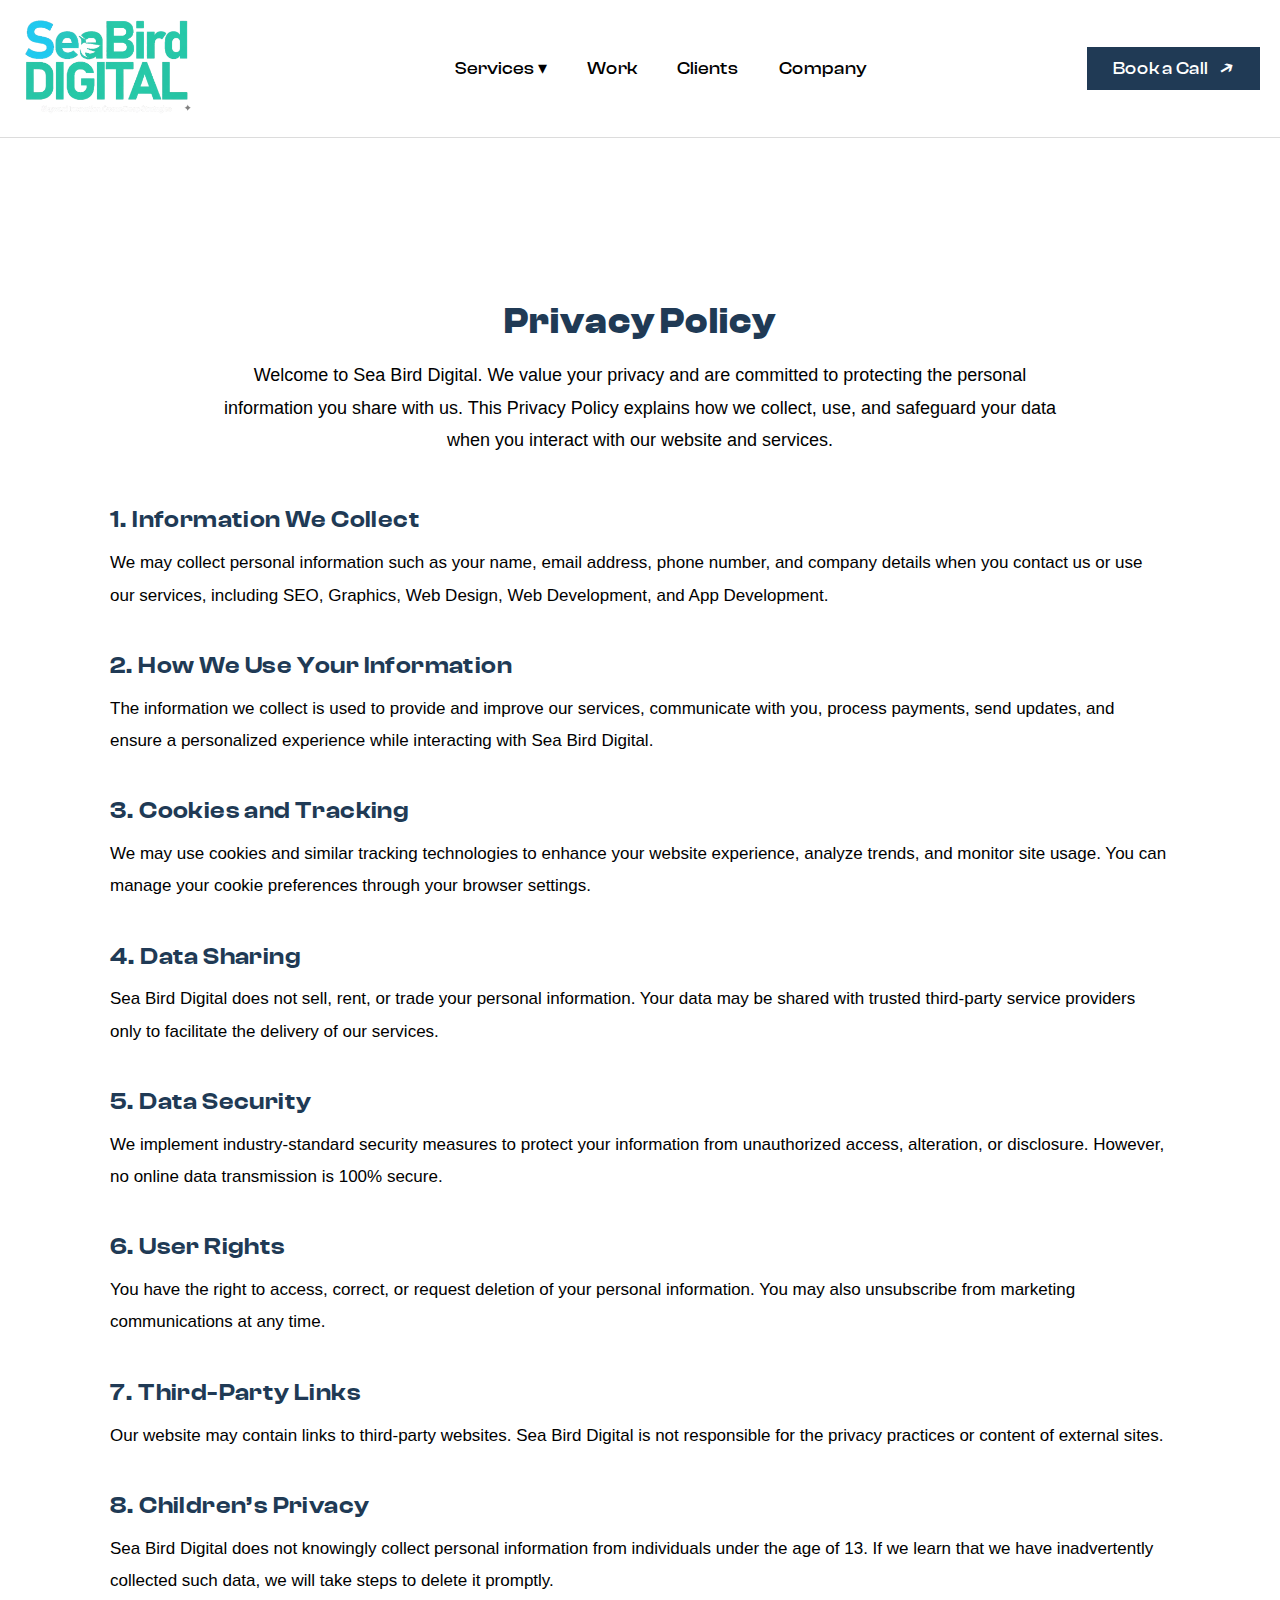
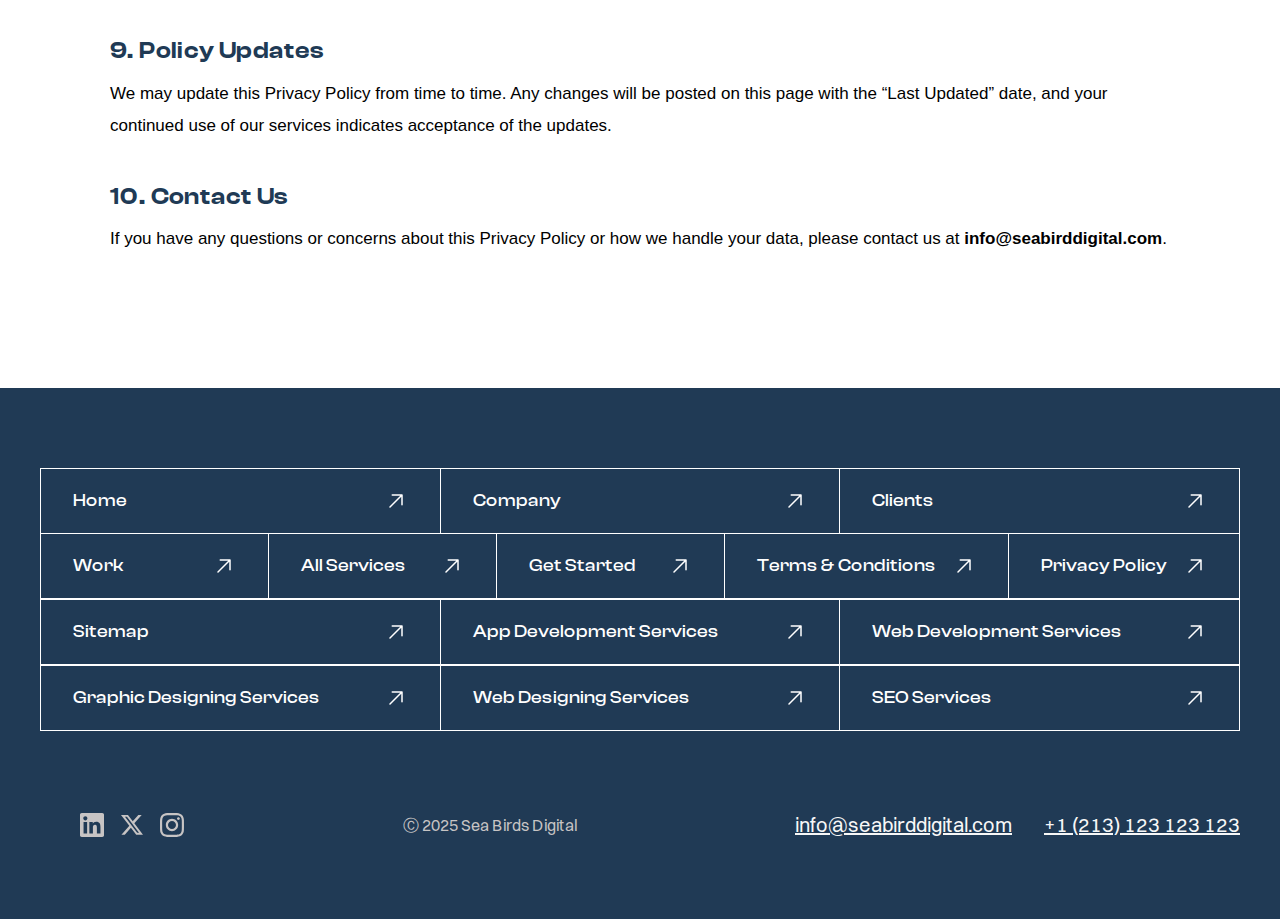
<file: privacy.html>
<!DOCTYPE html>
<html lang="en-US">

<head>
    <link rel="shortcut icon" href="images/logo.png" type="image/x-icon">
    <meta charset="UTF-8">
    <script>if (navigator.userAgent.match(/MSIE|Internet Explorer/i) || navigator.userAgent.match(/Trident\/7\..*?rv:11/i)) { var href = document.location.href; if (!href.match(/[?&]nowprocket/)) { if (href.indexOf("?") == -1) { if (href.indexOf("#") == -1) { document.location.href = href + "?nowprocket=1" } else { document.location.href = href.replace("#", "?nowprocket=1#") } } else { if (href.indexOf("#") == -1) { document.location.href = href + "&nowprocket=1" } else { document.location.href = href.replace("#", "&nowprocket=1#") } } } }</script>
    <script>(() => { class RocketLazyLoadScripts { constructor() { this.v = "2.0.4", this.userEvents = ["keydown", "keyup", "mousedown", "mouseup", "mousemove", "mouseover", "mouseout", "touchmove", "touchstart", "touchend", "touchcancel", "wheel", "click", "dblclick", "input"], this.attributeEvents = ["onblur", "onclick", "oncontextmenu", "ondblclick", "onfocus", "onmousedown", "onmouseenter", "onmouseleave", "onmousemove", "onmouseout", "onmouseover", "onmouseup", "onmousewheel", "onscroll", "onsubmit"] } async t() { this.i(), this.o(), /iP(ad|hone)/.test(navigator.userAgent) && this.h(), this.u(), this.l(this), this.m(), this.k(this), this.p(this), this._(), await Promise.all([this.R(), this.L()]), this.lastBreath = Date.now(), this.S(this), this.P(), this.D(), this.O(), this.M(), await this.C(this.delayedScripts.normal), await this.C(this.delayedScripts.defer), await this.C(this.delayedScripts.async), await this.T(), await this.F(), await this.j(), await this.A(), window.dispatchEvent(new Event("rocket-allScriptsLoaded")), this.everythingLoaded = !0, this.lastTouchEnd && await new Promise(t => setTimeout(t, 500 - Date.now() + this.lastTouchEnd)), this.I(), this.H(), this.U(), this.W() } i() { this.CSPIssue = sessionStorage.getItem("rocketCSPIssue"), document.addEventListener("securitypolicyviolation", t => { this.CSPIssue || "script-src-elem" !== t.violatedDirective || "data" !== t.blockedURI || (this.CSPIssue = !0, sessionStorage.setItem("rocketCSPIssue", !0)) }, { isRocket: !0 }) } o() { window.addEventListener("pageshow", t => { this.persisted = t.persisted, this.realWindowLoadedFired = !0 }, { isRocket: !0 }), window.addEventListener("pagehide", () => { this.onFirstUserAction = null }, { isRocket: !0 }) } h() { let t; function e(e) { t = e } window.addEventListener("touchstart", e, { isRocket: !0 }), window.addEventListener("touchend", function i(o) { o.changedTouches[0] && t.changedTouches[0] && Math.abs(o.changedTouches[0].pageX - t.changedTouches[0].pageX) < 10 && Math.abs(o.changedTouches[0].pageY - t.changedTouches[0].pageY) < 10 && o.timeStamp - t.timeStamp < 200 && (window.removeEventListener("touchstart", e, { isRocket: !0 }), window.removeEventListener("touchend", i, { isRocket: !0 }), "INPUT" === o.target.tagName && "text" === o.target.type || (o.target.dispatchEvent(new TouchEvent("touchend", { target: o.target, bubbles: !0 })), o.target.dispatchEvent(new MouseEvent("mouseover", { target: o.target, bubbles: !0 })), o.target.dispatchEvent(new PointerEvent("click", { target: o.target, bubbles: !0, cancelable: !0, detail: 1, clientX: o.changedTouches[0].clientX, clientY: o.changedTouches[0].clientY })), event.preventDefault())) }, { isRocket: !0 }) } q(t) { this.userActionTriggered || ("mousemove" !== t.type || this.firstMousemoveIgnored ? "keyup" === t.type || "mouseover" === t.type || "mouseout" === t.type || (this.userActionTriggered = !0, this.onFirstUserAction && this.onFirstUserAction()) : this.firstMousemoveIgnored = !0), "click" === t.type && t.preventDefault(), t.stopPropagation(), t.stopImmediatePropagation(), "touchstart" === this.lastEvent && "touchend" === t.type && (this.lastTouchEnd = Date.now()), "click" === t.type && (this.lastTouchEnd = 0), this.lastEvent = t.type, t.composedPath && t.composedPath()[0].getRootNode() instanceof ShadowRoot && (t.rocketTarget = t.composedPath()[0]), this.savedUserEvents.push(t) } u() { this.savedUserEvents = [], this.userEventHandler = this.q.bind(this), this.userEvents.forEach(t => window.addEventListener(t, this.userEventHandler, { passive: !1, isRocket: !0 })), document.addEventListener("visibilitychange", this.userEventHandler, { isRocket: !0 }) } U() { this.userEvents.forEach(t => window.removeEventListener(t, this.userEventHandler, { passive: !1, isRocket: !0 })), document.removeEventListener("visibilitychange", this.userEventHandler, { isRocket: !0 }), this.savedUserEvents.forEach(t => { (t.rocketTarget || t.target).dispatchEvent(new window[t.constructor.name](t.type, t)) }) } m() { const t = "return false", e = Array.from(this.attributeEvents, t => "data-rocket-" + t), i = "[" + this.attributeEvents.join("],[") + "]", o = "[data-rocket-" + this.attributeEvents.join("],[data-rocket-") + "]", s = (e, i, o) => { o && o !== t && (e.setAttribute("data-rocket-" + i, o), e["rocket" + i] = new Function("event", o), e.setAttribute(i, t)) }; new MutationObserver(t => { for (const n of t) "attributes" === n.type && (n.attributeName.startsWith("data-rocket-") || this.everythingLoaded ? n.attributeName.startsWith("data-rocket-") && this.everythingLoaded && this.N(n.target, n.attributeName.substring(12)) : s(n.target, n.attributeName, n.target.getAttribute(n.attributeName))), "childList" === n.type && n.addedNodes.forEach(t => { if (t.nodeType === Node.ELEMENT_NODE) if (this.everythingLoaded) for (const i of [t, ...t.querySelectorAll(o)]) for (const t of i.getAttributeNames()) e.includes(t) && this.N(i, t.substring(12)); else for (const e of [t, ...t.querySelectorAll(i)]) for (const t of e.getAttributeNames()) this.attributeEvents.includes(t) && s(e, t, e.getAttribute(t)) }) }).observe(document, { subtree: !0, childList: !0, attributeFilter: [...this.attributeEvents, ...e] }) } I() { this.attributeEvents.forEach(t => { document.querySelectorAll("[data-rocket-" + t + "]").forEach(e => { this.N(e, t) }) }) } N(t, e) { const i = t.getAttribute("data-rocket-" + e); i && (t.setAttribute(e, i), t.removeAttribute("data-rocket-" + e)) } k(t) { Object.defineProperty(HTMLElement.prototype, "onclick", { get() { return this.rocketonclick || null }, set(e) { this.rocketonclick = e, this.setAttribute(t.everythingLoaded ? "onclick" : "data-rocket-onclick", "this.rocketonclick(event)") } }) } S(t) { function e(e, i) { let o = e[i]; e[i] = null, Object.defineProperty(e, i, { get: () => o, set(s) { t.everythingLoaded ? o = s : e["rocket" + i] = o = s } }) } e(document, "onreadystatechange"), e(window, "onload"), e(window, "onpageshow"); try { Object.defineProperty(document, "readyState", { get: () => t.rocketReadyState, set(e) { t.rocketReadyState = e }, configurable: !0 }), document.readyState = "loading" } catch (t) { console.log("WPRocket DJE readyState conflict, bypassing") } } l(t) { this.originalAddEventListener = EventTarget.prototype.addEventListener, this.originalRemoveEventListener = EventTarget.prototype.removeEventListener, this.savedEventListeners = [], EventTarget.prototype.addEventListener = function (e, i, o) { o && o.isRocket || !t.B(e, this) && !t.userEvents.includes(e) || t.B(e, this) && !t.userActionTriggered || e.startsWith("rocket-") || t.everythingLoaded ? t.originalAddEventListener.call(this, e, i, o) : (t.savedEventListeners.push({ target: this, remove: !1, type: e, func: i, options: o }), "mouseenter" !== e && "mouseleave" !== e || t.originalAddEventListener.call(this, e, t.savedUserEvents.push, o)) }, EventTarget.prototype.removeEventListener = function (e, i, o) { o && o.isRocket || !t.B(e, this) && !t.userEvents.includes(e) || t.B(e, this) && !t.userActionTriggered || e.startsWith("rocket-") || t.everythingLoaded ? t.originalRemoveEventListener.call(this, e, i, o) : t.savedEventListeners.push({ target: this, remove: !0, type: e, func: i, options: o }) } } J(t, e) { this.savedEventListeners = this.savedEventListeners.filter(i => { let o = i.type, s = i.target || window; return e !== o || t !== s || (this.B(o, s) && (i.type = "rocket-" + o), this.$(i), !1) }) } H() { EventTarget.prototype.addEventListener = this.originalAddEventListener, EventTarget.prototype.removeEventListener = this.originalRemoveEventListener, this.savedEventListeners.forEach(t => this.$(t)) } $(t) { t.remove ? this.originalRemoveEventListener.call(t.target, t.type, t.func, t.options) : this.originalAddEventListener.call(t.target, t.type, t.func, t.options) } p(t) { let e; function i(e) { return t.everythingLoaded ? e : e.split(" ").map(t => "load" === t || t.startsWith("load.") ? "rocket-jquery-load" : t).join(" ") } function o(o) { function s(e) { const s = o.fn[e]; o.fn[e] = o.fn.init.prototype[e] = function () { return this[0] === window && t.userActionTriggered && ("string" == typeof arguments[0] || arguments[0] instanceof String ? arguments[0] = i(arguments[0]) : "object" == typeof arguments[0] && Object.keys(arguments[0]).forEach(t => { const e = arguments[0][t]; delete arguments[0][t], arguments[0][i(t)] = e })), s.apply(this, arguments), this } } if (o && o.fn && !t.allJQueries.includes(o)) { const e = { DOMContentLoaded: [], "rocket-DOMContentLoaded": [] }; for (const t in e) document.addEventListener(t, () => { e[t].forEach(t => t()) }, { isRocket: !0 }); o.fn.ready = o.fn.init.prototype.ready = function (i) { function s() { parseInt(o.fn.jquery) > 2 ? setTimeout(() => i.bind(document)(o)) : i.bind(document)(o) } return "function" == typeof i && (t.realDomReadyFired ? !t.userActionTriggered || t.fauxDomReadyFired ? s() : e["rocket-DOMContentLoaded"].push(s) : e.DOMContentLoaded.push(s)), o([]) }, s("on"), s("one"), s("off"), t.allJQueries.push(o) } e = o } t.allJQueries = [], o(window.jQuery), Object.defineProperty(window, "jQuery", { get: () => e, set(t) { o(t) } }) } P() { const t = new Map; document.write = document.writeln = function (e) { const i = document.currentScript, o = document.createRange(), s = i.parentElement; let n = t.get(i); void 0 === n && (n = i.nextSibling, t.set(i, n)); const c = document.createDocumentFragment(); o.setStart(c, 0), c.appendChild(o.createContextualFragment(e)), s.insertBefore(c, n) } } async R() { return new Promise(t => { this.userActionTriggered ? t() : this.onFirstUserAction = t }) } async L() { return new Promise(t => { document.addEventListener("DOMContentLoaded", () => { this.realDomReadyFired = !0, t() }, { isRocket: !0 }) }) } async j() { return this.realWindowLoadedFired ? Promise.resolve() : new Promise(t => { window.addEventListener("load", t, { isRocket: !0 }) }) } M() { this.pendingScripts = []; this.scriptsMutationObserver = new MutationObserver(t => { for (const e of t) e.addedNodes.forEach(t => { "SCRIPT" !== t.tagName || t.noModule || t.isWPRocket || this.pendingScripts.push({ script: t, promise: new Promise(e => { const i = () => { const i = this.pendingScripts.findIndex(e => e.script === t); i >= 0 && this.pendingScripts.splice(i, 1), e() }; t.addEventListener("load", i, { isRocket: !0 }), t.addEventListener("error", i, { isRocket: !0 }), setTimeout(i, 1e3) }) }) }) }), this.scriptsMutationObserver.observe(document, { childList: !0, subtree: !0 }) } async F() { await this.X(), this.pendingScripts.length ? (await this.pendingScripts[0].promise, await this.F()) : this.scriptsMutationObserver.disconnect() } D() { this.delayedScripts = { normal: [], async: [], defer: [] }, document.querySelectorAll("script[type$=rocketlazyloadscript]").forEach(t => { t.hasAttribute("data-rocket-src") ? t.hasAttribute("async") && !1 !== t.async ? this.delayedScripts.async.push(t) : t.hasAttribute("defer") && !1 !== t.defer || "module" === t.getAttribute("data-rocket-type") ? this.delayedScripts.defer.push(t) : this.delayedScripts.normal.push(t) : this.delayedScripts.normal.push(t) }) } async _() { await this.L(); let t = []; document.querySelectorAll("script[type$=rocketlazyloadscript][data-rocket-src]").forEach(e => { let i = e.getAttribute("data-rocket-src"); if (i && !i.startsWith("data:")) { i.startsWith("//") && (i = location.protocol + i); try { const o = new URL(i).origin; o !== location.origin && t.push({ src: o, crossOrigin: e.crossOrigin || "module" === e.getAttribute("data-rocket-type") }) } catch (t) { } } }), t = [...new Map(t.map(t => [JSON.stringify(t), t])).values()], this.Y(t, "preconnect") } async G(t) { if (await this.K(), !0 !== t.noModule || !("noModule" in HTMLScriptElement.prototype)) return new Promise(e => { let i; function o() { (i || t).setAttribute("data-rocket-status", "executed"), e() } try { if (navigator.userAgent.includes("Firefox/") || "" === navigator.vendor || this.CSPIssue) i = document.createElement("script"), [...t.attributes].forEach(t => { let e = t.nodeName; "type" !== e && ("data-rocket-type" === e && (e = "type"), "data-rocket-src" === e && (e = "src"), i.setAttribute(e, t.nodeValue)) }), t.text && (i.text = t.text), t.nonce && (i.nonce = t.nonce), i.hasAttribute("src") ? (i.addEventListener("load", o, { isRocket: !0 }), i.addEventListener("error", () => { i.setAttribute("data-rocket-status", "failed-network"), e() }, { isRocket: !0 }), setTimeout(() => { i.isConnected || e() }, 1)) : (i.text = t.text, o()), i.isWPRocket = !0, t.parentNode.replaceChild(i, t); else { const i = t.getAttribute("data-rocket-type"), s = t.getAttribute("data-rocket-src"); i ? (t.type = i, t.removeAttribute("data-rocket-type")) : t.removeAttribute("type"), t.addEventListener("load", o, { isRocket: !0 }), t.addEventListener("error", i => { this.CSPIssue && i.target.src.startsWith("data:") ? (console.log("WPRocket: CSP fallback activated"), t.removeAttribute("src"), this.G(t).then(e)) : (t.setAttribute("data-rocket-status", "failed-network"), e()) }, { isRocket: !0 }), s ? (t.fetchPriority = "high", t.removeAttribute("data-rocket-src"), t.src = s) : t.src = "data:text/javascript;base64," + window.btoa(unescape(encodeURIComponent(t.text))) } } catch (i) { t.setAttribute("data-rocket-status", "failed-transform"), e() } }); t.setAttribute("data-rocket-status", "skipped") } async C(t) { const e = t.shift(); return e ? (e.isConnected && await this.G(e), this.C(t)) : Promise.resolve() } O() { this.Y([...this.delayedScripts.normal, ...this.delayedScripts.defer, ...this.delayedScripts.async], "preload") } Y(t, e) { this.trash = this.trash || []; let i = !0; var o = document.createDocumentFragment(); t.forEach(t => { const s = t.getAttribute && t.getAttribute("data-rocket-src") || t.src; if (s && !s.startsWith("data:")) { const n = document.createElement("link"); n.href = s, n.rel = e, "preconnect" !== e && (n.as = "script", n.fetchPriority = i ? "high" : "low"), t.getAttribute && "module" === t.getAttribute("data-rocket-type") && (n.crossOrigin = !0), t.crossOrigin && (n.crossOrigin = t.crossOrigin), t.integrity && (n.integrity = t.integrity), t.nonce && (n.nonce = t.nonce), o.appendChild(n), this.trash.push(n), i = !1 } }), document.head.appendChild(o) } W() { this.trash.forEach(t => t.remove()) } async T() { try { document.readyState = "interactive" } catch (t) { } this.fauxDomReadyFired = !0; try { await this.K(), this.J(document, "readystatechange"), document.dispatchEvent(new Event("rocket-readystatechange")), await this.K(), document.rocketonreadystatechange && document.rocketonreadystatechange(), await this.K(), this.J(document, "DOMContentLoaded"), document.dispatchEvent(new Event("rocket-DOMContentLoaded")), await this.K(), this.J(window, "DOMContentLoaded"), window.dispatchEvent(new Event("rocket-DOMContentLoaded")) } catch (t) { console.error(t) } } async A() { try { document.readyState = "complete" } catch (t) { } try { await this.K(), this.J(document, "readystatechange"), document.dispatchEvent(new Event("rocket-readystatechange")), await this.K(), document.rocketonreadystatechange && document.rocketonreadystatechange(), await this.K(), this.J(window, "load"), window.dispatchEvent(new Event("rocket-load")), await this.K(), window.rocketonload && window.rocketonload(), await this.K(), this.allJQueries.forEach(t => t(window).trigger("rocket-jquery-load")), await this.K(), this.J(window, "pageshow"); const t = new Event("rocket-pageshow"); t.persisted = this.persisted, window.dispatchEvent(t), await this.K(), window.rocketonpageshow && window.rocketonpageshow({ persisted: this.persisted }) } catch (t) { console.error(t) } } async K() { Date.now() - this.lastBreath > 45 && (await this.X(), this.lastBreath = Date.now()) } async X() { return document.hidden ? new Promise(t => setTimeout(t)) : new Promise(t => requestAnimationFrame(t)) } B(t, e) { return e === document && "readystatechange" === t || (e === document && "DOMContentLoaded" === t || (e === window && "DOMContentLoaded" === t || (e === window && "load" === t || e === window && "pageshow" === t))) } static run() { (new RocketLazyLoadScripts).t() } } RocketLazyLoadScripts.run() })();</script>

    <meta name="viewport" content="width=device-width, initial-scale=1">



    <title>Privacy Policy | Sea Bird Digital</title>
    
    <style id="wp-img-auto-sizes-contain-inline-css">
        img:is([sizes=auto i], [sizes^="auto," i]) {
            contain-intrinsic-size: 3000px 1500px
        }
    </style>
    <style id="wp-block-site-logo-inline-css">
        .wp-block-site-logo {
            box-sizing: border-box;
            line-height: 0
        }
        .wp-block-site-logo a {
            display: inline-block;
            line-height: 0
        }
        .wp-block-site-logo.is-default-size img {
            height: auto;
            width: 120px
        }
        .wp-block-site-logo img {
            height: auto;
            max-width: 100%
        }
        .wp-block-site-logo a,
        .wp-block-site-logo img {
            border-radius: inherit
        }
        .wp-block-site-logo.aligncenter {
            margin-left: auto;
            margin-right: auto;
            text-align: center
        }
        :root :where(.wp-block-site-logo.is-style-rounded) {
            border-radius: 9999px
        }
    </style>
    <style id="wp-block-image-inline-css">
        .wp-block-image>a,
        .wp-block-image>figure>a {
            display: inline-block
        }
        .wp-block-image img {
            box-sizing: border-box;
            height: auto;
            max-width: 100%;
            vertical-align: bottom
        }
        @media not (prefers-reduced-motion) {
            .wp-block-image img.hide {
                visibility: hidden
            }
            .wp-block-image img.show {
                animation: show-content-image .4s
            }
        }
        .wp-block-image[style*=border-radius] img,
        .wp-block-image[style*=border-radius]>a {
            border-radius: inherit
        }
        .wp-block-image.has-custom-border img {
            box-sizing: border-box
        }
        .wp-block-image.aligncenter {
            text-align: center
        }
        .wp-block-image.alignfull>a,
        .wp-block-image.alignwide>a {
            width: 100%
        }

        .wp-block-image.alignfull img,
        .wp-block-image.alignwide img {
            height: auto;
            width: 100%
        }

        .wp-block-image .aligncenter,
        .wp-block-image .alignleft,
        .wp-block-image .alignright,
        .wp-block-image.aligncenter,
        .wp-block-image.alignleft,
        .wp-block-image.alignright {
            display: table
        }

        .wp-block-image .aligncenter>figcaption,
        .wp-block-image .alignleft>figcaption,
        .wp-block-image .alignright>figcaption,
        .wp-block-image.aligncenter>figcaption,
        .wp-block-image.alignleft>figcaption,
        .wp-block-image.alignright>figcaption {
            caption-side: bottom;
            display: table-caption
        }

        .wp-block-image .alignleft {
            float: left;
            margin: .5em 1em .5em 0
        }

        .wp-block-image .alignright {
            float: right;
            margin: .5em 0 .5em 1em
        }

        .wp-block-image .aligncenter {
            margin-left: auto;
            margin-right: auto
        }

        .wp-block-image :where(figcaption) {
            margin-bottom: 1em;
            margin-top: .5em
        }

        .wp-block-image.is-style-circle-mask img {
            border-radius: 9999px
        }

        @supports ((-webkit-mask-image:none) or (mask-image:none)) or (-webkit-mask-image:none) {
            .wp-block-image.is-style-circle-mask img {
                border-radius: 0;
                -webkit-mask-image: url('data:image/svg+xml;utf8,<svg viewBox="0 0 100 100" xmlns="http://www.w3.org/2000/svg"><circle cx="50" cy="50" r="50"/></svg>');
                mask-image: url('data:image/svg+xml;utf8,<svg viewBox="0 0 100 100" xmlns="http://www.w3.org/2000/svg"><circle cx="50" cy="50" r="50"/></svg>');
                mask-mode: alpha;
                -webkit-mask-position: center;
                mask-position: center;
                -webkit-mask-repeat: no-repeat;
                mask-repeat: no-repeat;
                -webkit-mask-size: contain;
                mask-size: contain
            }
        }

        :root :where(.wp-block-image.is-style-rounded img, .wp-block-image .is-style-rounded img) {
            border-radius: 9999px
        }

        .wp-block-image figure {
            margin: 0
        }

        .wp-lightbox-container {
            display: flex;
            flex-direction: column;
            position: relative
        }

        .wp-lightbox-container img {
            cursor: zoom-in
        }

        .wp-lightbox-container img:hover+button {
            opacity: 1
        }

        .wp-lightbox-container button {
            align-items: center;
            backdrop-filter: blur(16px) saturate(180%);
            background-color: #5a5a5a40;
            border: none;
            border-radius: 4px;
            cursor: zoom-in;
            display: flex;
            height: 20px;
            justify-content: center;
            opacity: 0;
            padding: 0;
            position: absolute;
            right: 16px;
            text-align: center;
            top: 16px;
            width: 20px;
            z-index: 100
        }

        @media not (prefers-reduced-motion) {
            .wp-lightbox-container button {
                transition: opacity .2s ease
            }
        }

        .wp-lightbox-container button:focus-visible {
            outline: 3px auto #5a5a5a40;
            outline: 3px auto -webkit-focus-ring-color;
            outline-offset: 3px
        }

        .wp-lightbox-container button:hover {
            cursor: pointer;
            opacity: 1
        }

        .wp-lightbox-container button:focus {
            opacity: 1
        }

        .wp-lightbox-container button:focus,
        .wp-lightbox-container button:hover,
        .wp-lightbox-container button:not(:hover):not(:active):not(.has-background) {
            background-color: #5a5a5a40;
            border: none
        }

        .wp-lightbox-overlay {
            box-sizing: border-box;
            cursor: zoom-out;
            height: 100vh;
            left: 0;
            overflow: hidden;
            position: fixed;
            top: 0;
            visibility: hidden;
            width: 100%;
            z-index: 100000
        }

        .wp-lightbox-overlay .close-button {
            align-items: center;
            cursor: pointer;
            display: flex;
            justify-content: center;
            min-height: 40px;
            min-width: 40px;
            padding: 0;
            position: absolute;
            right: calc(env(safe-area-inset-right) + 16px);
            top: calc(env(safe-area-inset-top) + 16px);
            z-index: 5000000
        }

        .wp-lightbox-overlay .close-button:focus,
        .wp-lightbox-overlay .close-button:hover,
        .wp-lightbox-overlay .close-button:not(:hover):not(:active):not(.has-background) {
            background: none;
            border: none
        }

        .wp-lightbox-overlay .lightbox-image-container {
            height: var(--wp--lightbox-container-height);
            left: 50%;
            overflow: hidden;
            position: absolute;
            top: 50%;
            transform: translate(-50%, -50%);
            transform-origin: top left;
            width: var(--wp--lightbox-container-width);
            z-index: 9999999999
        }

        .wp-lightbox-overlay .wp-block-image {
            align-items: center;
            box-sizing: border-box;
            display: flex;
            height: 100%;
            justify-content: center;
            margin: 0;
            position: relative;
            transform-origin: 0 0;
            width: 100%;
            z-index: 3000000
        }

        .wp-lightbox-overlay .wp-block-image img {
            height: var(--wp--lightbox-image-height);
            min-height: var(--wp--lightbox-image-height);
            min-width: var(--wp--lightbox-image-width);
            width: var(--wp--lightbox-image-width)
        }

        .wp-lightbox-overlay .wp-block-image figcaption {
            display: none
        }

        .wp-lightbox-overlay button {
            background: none;
            border: none
        }

        .wp-lightbox-overlay .scrim {
            background-color: #fff;
            height: 100%;
            opacity: .9;
            position: absolute;
            width: 100%;
            z-index: 2000000
        }

        .wp-lightbox-overlay.active {
            visibility: visible
        }

        @media not (prefers-reduced-motion) {
            .wp-lightbox-overlay.active {
                animation: turn-on-visibility .25s both
            }

            .wp-lightbox-overlay.active img {
                animation: turn-on-visibility .35s both
            }

            .wp-lightbox-overlay.show-closing-animation:not(.active) {
                animation: turn-off-visibility .35s both
            }

            .wp-lightbox-overlay.show-closing-animation:not(.active) img {
                animation: turn-off-visibility .25s both
            }

            .wp-lightbox-overlay.zoom.active {
                animation: none;
                opacity: 1;
                visibility: visible
            }

            .wp-lightbox-overlay.zoom.active .lightbox-image-container {
                animation: lightbox-zoom-in .4s
            }

            .wp-lightbox-overlay.zoom.active .lightbox-image-container img {
                animation: none
            }

            .wp-lightbox-overlay.zoom.active .scrim {
                animation: turn-on-visibility .4s forwards
            }

            .wp-lightbox-overlay.zoom.show-closing-animation:not(.active) {
                animation: none
            }

            .wp-lightbox-overlay.zoom.show-closing-animation:not(.active) .lightbox-image-container {
                animation: lightbox-zoom-out .4s
            }

            .wp-lightbox-overlay.zoom.show-closing-animation:not(.active) .lightbox-image-container img {
                animation: none
            }

            .wp-lightbox-overlay.zoom.show-closing-animation:not(.active) .scrim {
                animation: turn-off-visibility .4s forwards
            }
        }

        @keyframes show-content-image {
            0% {
                visibility: hidden
            }

            99% {
                visibility: hidden
            }

            to {
                visibility: visible
            }
        }

        @keyframes turn-on-visibility {
            0% {
                opacity: 0
            }

            to {
                opacity: 1
            }
        }

        @keyframes turn-off-visibility {
            0% {
                opacity: 1;
                visibility: visible
            }

            99% {
                opacity: 0;
                visibility: visible
            }

            to {
                opacity: 0;
                visibility: hidden
            }
        }

        @keyframes lightbox-zoom-in {
            0% {
                transform: translate(calc((-100vw + var(--wp--lightbox-scrollbar-width))/2 + var(--wp--lightbox-initial-left-position)), calc(-50vh + var(--wp--lightbox-initial-top-position))) scale(var(--wp--lightbox-scale))
            }

            to {
                transform: translate(-50%, -50%) scale(1)
            }
        }

        @keyframes lightbox-zoom-out {
            0% {
                transform: translate(-50%, -50%) scale(1);
                visibility: visible
            }

            99% {
                visibility: visible
            }

            to {
                transform: translate(calc((-100vw + var(--wp--lightbox-scrollbar-width))/2 + var(--wp--lightbox-initial-left-position)), calc(-50vh + var(--wp--lightbox-initial-top-position))) scale(var(--wp--lightbox-scale));
                visibility: hidden
            }
        }
    </style>
    <style id="wp-block-group-inline-css">
        .wp-block-group {
            box-sizing: border-box
        }

        :where(.wp-block-group.wp-block-group-is-layout-constrained) {
            position: relative
        }
    </style>
    <style id="wp-block-navigation-link-inline-css">
        .wp-block-navigation .wp-block-navigation-item__label {
            overflow-wrap: break-word
        }

        .wp-block-navigation .wp-block-navigation-item__description {
            display: none
        }

        .link-ui-tools {
            outline: 1px solid #f0f0f0;
            padding: 8px
        }

        .link-ui-block-inserter {
            padding-top: 8px
        }

        .link-ui-block-inserter__back {
            margin-left: 8px;
            text-transform: uppercase
        }
    </style>
    <link rel="stylesheet" id="wp-block-navigation-css" href="css/style.min.css" media="all">
    <style id="wp-block-button-inline-css">
        .wp-block-button__link {
            align-content: center;
            box-sizing: border-box;
            cursor: pointer;
            display: inline-block;
            height: 100%;
            text-align: center;
            word-break: break-word
        }

        .wp-block-button__link.aligncenter {
            text-align: center
        }

        .wp-block-button__link.alignright {
            text-align: right
        }

        :where(.wp-block-button__link) {
            border-radius: 9999px;
            box-shadow: none;
            padding: calc(.667em + 2px) calc(1.333em + 2px);
            text-decoration: none
        }

        .wp-block-button[style*=text-decoration] .wp-block-button__link {
            text-decoration: inherit
        }

        .wp-block-buttons>.wp-block-button.has-custom-width {
            max-width: none
        }

        .wp-block-buttons>.wp-block-button.has-custom-width .wp-block-button__link {
            width: 100%
        }

        .wp-block-buttons>.wp-block-button.has-custom-font-size .wp-block-button__link {
            font-size: inherit
        }

        .wp-block-buttons>.wp-block-button.wp-block-button__width-25 {
            width: calc(25% - var(--wp--style--block-gap, .5em)*.75)
        }

        .wp-block-buttons>.wp-block-button.wp-block-button__width-50 {
            width: calc(50% - var(--wp--style--block-gap, .5em)*.5)
        }

        .wp-block-buttons>.wp-block-button.wp-block-button__width-75 {
            width: calc(75% - var(--wp--style--block-gap, .5em)*.25)
        }

        .wp-block-buttons>.wp-block-button.wp-block-button__width-100 {
            flex-basis: 100%;
            width: 100%
        }

        .wp-block-buttons.is-vertical>.wp-block-button.wp-block-button__width-25 {
            width: 25%
        }

        .wp-block-buttons.is-vertical>.wp-block-button.wp-block-button__width-50 {
            width: 50%
        }

        .wp-block-buttons.is-vertical>.wp-block-button.wp-block-button__width-75 {
            width: 75%
        }

        .wp-block-button.is-style-squared,
        .wp-block-button__link.wp-block-button.is-style-squared {
            border-radius: 0
        }

        .wp-block-button.no-border-radius,
        .wp-block-button__link.no-border-radius {
            border-radius: 0 !important
        }

        :root :where(.wp-block-button .wp-block-button__link.is-style-outline),
        :root :where(.wp-block-button.is-style-outline>.wp-block-button__link) {
            border: 2px solid;
            padding: .667em 1.333em
        }

        :root :where(.wp-block-button .wp-block-button__link.is-style-outline:not(.has-text-color)),
        :root :where(.wp-block-button.is-style-outline>.wp-block-button__link:not(.has-text-color)) {
            color: currentColor
        }

        :root :where(.wp-block-button .wp-block-button__link.is-style-outline:not(.has-background)),
        :root :where(.wp-block-button.is-style-outline>.wp-block-button__link:not(.has-background)) {
            background-color: initial;
            background-image: none
        }
    </style>
    <style id="wp-block-buttons-inline-css">
        .wp-block-buttons {
            box-sizing: border-box
        }

        .wp-block-buttons.is-vertical {
            flex-direction: column
        }

        .wp-block-buttons.is-vertical>.wp-block-button:last-child {
            margin-bottom: 0
        }

        .wp-block-buttons>.wp-block-button {
            display: inline-block;
            margin: 0
        }

        .wp-block-buttons.is-content-justification-left {
            justify-content: flex-start
        }

        .wp-block-buttons.is-content-justification-left.is-vertical {
            align-items: flex-start
        }

        .wp-block-buttons.is-content-justification-center {
            justify-content: center
        }

        .wp-block-buttons.is-content-justification-center.is-vertical {
            align-items: center
        }

        .wp-block-buttons.is-content-justification-right {
            justify-content: flex-end
        }

        .wp-block-buttons.is-content-justification-right.is-vertical {
            align-items: flex-end
        }

        .wp-block-buttons.is-content-justification-space-between {
            justify-content: space-between
        }

        .wp-block-buttons.aligncenter {
            text-align: center
        }

        .wp-block-buttons:not(.is-content-justification-space-between, .is-content-justification-right, .is-content-justification-left, .is-content-justification-center) .wp-block-button.aligncenter {
            margin-left: auto;
            margin-right: auto;
            width: 100%
        }

        .wp-block-buttons[style*=text-decoration] .wp-block-button,
        .wp-block-buttons[style*=text-decoration] .wp-block-button__link {
            text-decoration: inherit
        }

        .wp-block-buttons.has-custom-font-size .wp-block-button__link {
            font-size: inherit
        }

        .wp-block-buttons .wp-block-button__link {
            width: 100%
        }

        .wp-block-button.aligncenter {
            text-align: center
        }
    </style>
    <style id="wp-block-heading-inline-css">
        h1:where(.wp-block-heading).has-background,
        h2:where(.wp-block-heading).has-background,
        h3:where(.wp-block-heading).has-background,
        h4:where(.wp-block-heading).has-background,
        h5:where(.wp-block-heading).has-background,
        h6:where(.wp-block-heading).has-background {
            padding: 1.25em 2.375em
        }

        h1.has-text-align-left[style*=writing-mode]:where([style*=vertical-lr]),
        h1.has-text-align-right[style*=writing-mode]:where([style*=vertical-rl]),
        h2.has-text-align-left[style*=writing-mode]:where([style*=vertical-lr]),
        h2.has-text-align-right[style*=writing-mode]:where([style*=vertical-rl]),
        h3.has-text-align-left[style*=writing-mode]:where([style*=vertical-lr]),
        h3.has-text-align-right[style*=writing-mode]:where([style*=vertical-rl]),
        h4.has-text-align-left[style*=writing-mode]:where([style*=vertical-lr]),
        h4.has-text-align-right[style*=writing-mode]:where([style*=vertical-rl]),
        h5.has-text-align-left[style*=writing-mode]:where([style*=vertical-lr]),
        h5.has-text-align-right[style*=writing-mode]:where([style*=vertical-rl]),
        h6.has-text-align-left[style*=writing-mode]:where([style*=vertical-lr]),
        h6.has-text-align-right[style*=writing-mode]:where([style*=vertical-rl]) {
            rotate: 180deg
        }
    </style>
    <style id="wp-block-paragraph-inline-css">
        .is-small-text {
            font-size: .875em
        }

        .is-regular-text {
            font-size: 1em
        }

        .is-large-text {
            font-size: 2.25em
        }

        .is-larger-text {
            font-size: 3em
        }

        .has-drop-cap:not(:focus):first-letter {
            float: left;
            font-size: 8.4em;
            font-style: normal;
            font-weight: 100;
            line-height: .68;
            margin: .05em .1em 0 0;
            text-transform: uppercase
        }

        body.rtl .has-drop-cap:not(:focus):first-letter {
            float: none;
            margin-left: .1em
        }

        p.has-drop-cap.has-background {
            overflow: hidden
        }

        :root :where(p.has-background) {
            padding: 1.25em 2.375em
        }

        :where(p.has-text-color:not(.has-link-color)) a {
            color: inherit
        }

        p.has-text-align-left[style*="writing-mode:vertical-lr"],
        p.has-text-align-right[style*="writing-mode:vertical-rl"] {
            rotate: 180deg
        }
    </style>
    <style id="wp-block-video-inline-css">
        .wp-block-video {
            box-sizing: border-box
        }

        .wp-block-video video {
            height: auto;
            vertical-align: middle;
            width: 100%
        }

        @supports (position:sticky) {
            .wp-block-video [poster] {
                object-fit: cover
            }
        }

        .wp-block-video.aligncenter {
            text-align: center
        }

        .wp-block-video :where(figcaption) {
            margin-bottom: 1em;
            margin-top: .5em
        }
    </style>
    <style id="wp-block-columns-inline-css">
        .wp-block-columns {
            box-sizing: border-box;
            display: flex;
            flex-wrap: wrap !important
        }

        @media (min-width:782px) {
            .wp-block-columns {
                flex-wrap: nowrap !important
            }
        }

        .wp-block-columns {
            align-items: normal !important
        }

        .wp-block-columns.are-vertically-aligned-top {
            align-items: flex-start
        }

        .wp-block-columns.are-vertically-aligned-center {
            align-items: center
        }

        .wp-block-columns.are-vertically-aligned-bottom {
            align-items: flex-end
        }

        @media (max-width:781px) {
            .wp-block-columns:not(.is-not-stacked-on-mobile)>.wp-block-column {
                flex-basis: 100% !important
            }
        }

        @media (min-width:782px) {
            .wp-block-columns:not(.is-not-stacked-on-mobile)>.wp-block-column {
                flex-basis: 0;
                flex-grow: 1
            }

            .wp-block-columns:not(.is-not-stacked-on-mobile)>.wp-block-column[style*=flex-basis] {
                flex-grow: 0
            }
        }

        .wp-block-columns.is-not-stacked-on-mobile {
            flex-wrap: nowrap !important
        }

        .wp-block-columns.is-not-stacked-on-mobile>.wp-block-column {
            flex-basis: 0;
            flex-grow: 1
        }

        .wp-block-columns.is-not-stacked-on-mobile>.wp-block-column[style*=flex-basis] {
            flex-grow: 0
        }

        :where(.wp-block-columns) {
            margin-bottom: 1.75em
        }

        :where(.wp-block-columns.has-background) {
            padding: 1.25em 2.375em
        }

        .wp-block-column {
            flex-grow: 1;
            min-width: 0;
            overflow-wrap: break-word;
            word-break: break-word
        }

        .wp-block-column.is-vertically-aligned-top {
            align-self: flex-start
        }

        .wp-block-column.is-vertically-aligned-center {
            align-self: center
        }

        .wp-block-column.is-vertically-aligned-bottom {
            align-self: flex-end
        }

        .wp-block-column.is-vertically-aligned-stretch {
            align-self: stretch
        }

        .wp-block-column.is-vertically-aligned-bottom,
        .wp-block-column.is-vertically-aligned-center,
        .wp-block-column.is-vertically-aligned-top {
            width: 100%
        }
    </style>
    <style id="wp-block-separator-inline-css">
        @charset "UTF-8";

        .wp-block-separator {
            border: none;
            border-top: 2px solid
        }

        :root :where(.wp-block-separator.is-style-dots) {
            height: auto;
            line-height: 1;
            text-align: center
        }

        :root :where(.wp-block-separator.is-style-dots):before {
            color: currentColor;
            content: "···";
            font-family: serif;
            font-size: 1.5em;
            letter-spacing: 2em;
            padding-left: 2em
        }

        .wp-block-separator.is-style-dots {
            background: none !important;
            border: none !important
        }
    </style>
    <style id="wp-block-post-content-inline-css">
        .wp-block-post-content {
            display: flow-root
        }
    </style>
    <style id="wp-block-social-links-inline-css">
        .wp-block-social-links {
            background: none;
            box-sizing: border-box;
            margin-left: 0;
            padding-left: 0;
            padding-right: 0;
            text-indent: 0
        }

        .wp-block-social-links .wp-social-link a,
        .wp-block-social-links .wp-social-link a:hover {
            border-bottom: 0;
            box-shadow: none;
            text-decoration: none
        }

        .wp-block-social-links .wp-social-link svg {
            height: 1em;
            width: 1em
        }

        .wp-block-social-links .wp-social-link span:not(.screen-reader-text) {
            font-size: .65em;
            margin-left: .5em;
            margin-right: .5em
        }

        .wp-block-social-links.has-small-icon-size {
            font-size: 16px
        }

        .wp-block-social-links,
        .wp-block-social-links.has-normal-icon-size {
            font-size: 24px
        }

        .wp-block-social-links.has-large-icon-size {
            font-size: 36px
        }

        .wp-block-social-links.has-huge-icon-size {
            font-size: 48px
        }

        .wp-block-social-links.aligncenter {
            display: flex;
            justify-content: center
        }

        .wp-block-social-links.alignright {
            justify-content: flex-end
        }

        .wp-block-social-link {
            border-radius: 9999px;
            display: block
        }

        @media not (prefers-reduced-motion) {
            .wp-block-social-link {
                transition: transform .1s ease
            }
        }

        .wp-block-social-link {
            height: auto
        }

        .wp-block-social-link a {
            align-items: center;
            display: flex;
            line-height: 0
        }

        .wp-block-social-link:hover {
            transform: scale(1.1)
        }

        .wp-block-social-links .wp-block-social-link.wp-social-link {
            display: inline-block;
            margin: 0;
            padding: 0
        }

        .wp-block-social-links .wp-block-social-link.wp-social-link .wp-block-social-link-anchor,
        .wp-block-social-links .wp-block-social-link.wp-social-link .wp-block-social-link-anchor svg,
        .wp-block-social-links .wp-block-social-link.wp-social-link .wp-block-social-link-anchor:active,
        .wp-block-social-links .wp-block-social-link.wp-social-link .wp-block-social-link-anchor:hover,
        .wp-block-social-links .wp-block-social-link.wp-social-link .wp-block-social-link-anchor:visited {
            color: currentColor;
            fill: currentColor
        }

        :where(.wp-block-social-links:not(.is-style-logos-only)) .wp-social-link {
            background-color: #f0f0f0;
            color: #444
        }

        :where(.wp-block-social-links:not(.is-style-logos-only)) .wp-social-link-amazon {
            background-color: #f90;
            color: #fff
        }

        :where(.wp-block-social-links:not(.is-style-logos-only)) .wp-social-link-bandcamp {
            background-color: #1ea0c3;
            color: #fff
        }

        :where(.wp-block-social-links:not(.is-style-logos-only)) .wp-social-link-behance {
            background-color: #0757fe;
            color: #fff
        }

        :where(.wp-block-social-links:not(.is-style-logos-only)) .wp-social-link-bluesky {
            background-color: #0a7aff;
            color: #fff
        }

        :where(.wp-block-social-links:not(.is-style-logos-only)) .wp-social-link-codepen {
            background-color: #1e1f26;
            color: #fff
        }

        :where(.wp-block-social-links:not(.is-style-logos-only)) .wp-social-link-deviantart {
            background-color: #02e49b;
            color: #fff
        }

        :where(.wp-block-social-links:not(.is-style-logos-only)) .wp-social-link-discord {
            background-color: #5865f2;
            color: #fff
        }

        :where(.wp-block-social-links:not(.is-style-logos-only)) .wp-social-link-dribbble {
            background-color: #e94c89;
            color: #fff
        }

        :where(.wp-block-social-links:not(.is-style-logos-only)) .wp-social-link-dropbox {
            background-color: #4280ff;
            color: #fff
        }

        :where(.wp-block-social-links:not(.is-style-logos-only)) .wp-social-link-etsy {
            background-color: #f45800;
            color: #fff
        }

        :where(.wp-block-social-links:not(.is-style-logos-only)) .wp-social-link-facebook {
            background-color: #0866ff;
            color: #fff
        }

        :where(.wp-block-social-links:not(.is-style-logos-only)) .wp-social-link-fivehundredpx {
            background-color: #000;
            color: #fff
        }

        :where(.wp-block-social-links:not(.is-style-logos-only)) .wp-social-link-flickr {
            background-color: #0461dd;
            color: #fff
        }

        :where(.wp-block-social-links:not(.is-style-logos-only)) .wp-social-link-foursquare {
            background-color: #e65678;
            color: #fff
        }

        :where(.wp-block-social-links:not(.is-style-logos-only)) .wp-social-link-github {
            background-color: #24292d;
            color: #fff
        }

        :where(.wp-block-social-links:not(.is-style-logos-only)) .wp-social-link-goodreads {
            background-color: #eceadd;
            color: #382110
        }

        :where(.wp-block-social-links:not(.is-style-logos-only)) .wp-social-link-google {
            background-color: #ea4434;
            color: #fff
        }

        :where(.wp-block-social-links:not(.is-style-logos-only)) .wp-social-link-gravatar {
            background-color: #1d4fc4;
            color: #fff
        }

        :where(.wp-block-social-links:not(.is-style-logos-only)) .wp-social-link-instagram {
            background-color: #f00075;
            color: #fff
        }

        :where(.wp-block-social-links:not(.is-style-logos-only)) .wp-social-link-lastfm {
            background-color: #e21b24;
            color: #fff
        }

        :where(.wp-block-social-links:not(.is-style-logos-only)) .wp-social-link-linkedin {
            background-color: #0d66c2;
            color: #fff
        }

        :where(.wp-block-social-links:not(.is-style-logos-only)) .wp-social-link-mastodon {
            background-color: #3288d4;
            color: #fff
        }

        :where(.wp-block-social-links:not(.is-style-logos-only)) .wp-social-link-medium {
            background-color: #000;
            color: #fff
        }

        :where(.wp-block-social-links:not(.is-style-logos-only)) .wp-social-link-meetup {
            background-color: #f6405f;
            color: #fff
        }

        :where(.wp-block-social-links:not(.is-style-logos-only)) .wp-social-link-patreon {
            background-color: #000;
            color: #fff
        }

        :where(.wp-block-social-links:not(.is-style-logos-only)) .wp-social-link-pinterest {
            background-color: #e60122;
            color: #fff
        }

        :where(.wp-block-social-links:not(.is-style-logos-only)) .wp-social-link-pocket {
            background-color: #ef4155;
            color: #fff
        }

        :where(.wp-block-social-links:not(.is-style-logos-only)) .wp-social-link-reddit {
            background-color: #ff4500;
            color: #fff
        }

        :where(.wp-block-social-links:not(.is-style-logos-only)) .wp-social-link-skype {
            background-color: #0478d7;
            color: #fff
        }

        :where(.wp-block-social-links:not(.is-style-logos-only)) .wp-social-link-snapchat {
            background-color: #fefc00;
            color: #fff;
            stroke: #000
        }

        :where(.wp-block-social-links:not(.is-style-logos-only)) .wp-social-link-soundcloud {
            background-color: #ff5600;
            color: #fff
        }

        :where(.wp-block-social-links:not(.is-style-logos-only)) .wp-social-link-spotify {
            background-color: #1bd760;
            color: #fff
        }

        :where(.wp-block-social-links:not(.is-style-logos-only)) .wp-social-link-telegram {
            background-color: #2aabee;
            color: #fff
        }

        :where(.wp-block-social-links:not(.is-style-logos-only)) .wp-social-link-threads {
            background-color: #000;
            color: #fff
        }

        :where(.wp-block-social-links:not(.is-style-logos-only)) .wp-social-link-tiktok {
            background-color: #000;
            color: #fff
        }

        :where(.wp-block-social-links:not(.is-style-logos-only)) .wp-social-link-tumblr {
            background-color: #011835;
            color: #fff
        }

        :where(.wp-block-social-links:not(.is-style-logos-only)) .wp-social-link-twitch {
            background-color: #6440a4;
            color: #fff
        }

        :where(.wp-block-social-links:not(.is-style-logos-only)) .wp-social-link-twitter {
            background-color: #1da1f2;
            color: #fff
        }

        :where(.wp-block-social-links:not(.is-style-logos-only)) .wp-social-link-vimeo {
            background-color: #1eb7ea;
            color: #fff
        }

        :where(.wp-block-social-links:not(.is-style-logos-only)) .wp-social-link-vk {
            background-color: #4680c2;
            color: #fff
        }

        :where(.wp-block-social-links:not(.is-style-logos-only)) .wp-social-link-wordpress {
            background-color: #3499cd;
            color: #fff
        }

        :where(.wp-block-social-links:not(.is-style-logos-only)) .wp-social-link-whatsapp {
            background-color: #25d366;
            color: #fff
        }

        :where(.wp-block-social-links:not(.is-style-logos-only)) .wp-social-link-x {
            background-color: #000;
            color: #fff
        }

        :where(.wp-block-social-links:not(.is-style-logos-only)) .wp-social-link-yelp {
            background-color: #d32422;
            color: #fff
        }

        :where(.wp-block-social-links:not(.is-style-logos-only)) .wp-social-link-youtube {
            background-color: red;
            color: #fff
        }

        :where(.wp-block-social-links.is-style-logos-only) .wp-social-link {
            background: none
        }

        :where(.wp-block-social-links.is-style-logos-only) .wp-social-link svg {
            height: 1.25em;
            width: 1.25em
        }

        :where(.wp-block-social-links.is-style-logos-only) .wp-social-link-amazon {
            color: #f90
        }

        :where(.wp-block-social-links.is-style-logos-only) .wp-social-link-bandcamp {
            color: #1ea0c3
        }

        :where(.wp-block-social-links.is-style-logos-only) .wp-social-link-behance {
            color: #0757fe
        }

        :where(.wp-block-social-links.is-style-logos-only) .wp-social-link-bluesky {
            color: #0a7aff
        }

        :where(.wp-block-social-links.is-style-logos-only) .wp-social-link-codepen {
            color: #1e1f26
        }

        :where(.wp-block-social-links.is-style-logos-only) .wp-social-link-deviantart {
            color: #02e49b
        }

        :where(.wp-block-social-links.is-style-logos-only) .wp-social-link-discord {
            color: #5865f2
        }

        :where(.wp-block-social-links.is-style-logos-only) .wp-social-link-dribbble {
            color: #e94c89
        }

        :where(.wp-block-social-links.is-style-logos-only) .wp-social-link-dropbox {
            color: #4280ff
        }

        :where(.wp-block-social-links.is-style-logos-only) .wp-social-link-etsy {
            color: #f45800
        }

        :where(.wp-block-social-links.is-style-logos-only) .wp-social-link-facebook {
            color: #0866ff
        }

        :where(.wp-block-social-links.is-style-logos-only) .wp-social-link-fivehundredpx {
            color: #000
        }

        :where(.wp-block-social-links.is-style-logos-only) .wp-social-link-flickr {
            color: #0461dd
        }

        :where(.wp-block-social-links.is-style-logos-only) .wp-social-link-foursquare {
            color: #e65678
        }

        :where(.wp-block-social-links.is-style-logos-only) .wp-social-link-github {
            color: #24292d
        }

        :where(.wp-block-social-links.is-style-logos-only) .wp-social-link-goodreads {
            color: #382110
        }

        :where(.wp-block-social-links.is-style-logos-only) .wp-social-link-google {
            color: #ea4434
        }

        :where(.wp-block-social-links.is-style-logos-only) .wp-social-link-gravatar {
            color: #1d4fc4
        }

        :where(.wp-block-social-links.is-style-logos-only) .wp-social-link-instagram {
            color: #f00075
        }

        :where(.wp-block-social-links.is-style-logos-only) .wp-social-link-lastfm {
            color: #e21b24
        }

        :where(.wp-block-social-links.is-style-logos-only) .wp-social-link-linkedin {
            color: #0d66c2
        }

        :where(.wp-block-social-links.is-style-logos-only) .wp-social-link-mastodon {
            color: #3288d4
        }

        :where(.wp-block-social-links.is-style-logos-only) .wp-social-link-medium {
            color: #000
        }

        :where(.wp-block-social-links.is-style-logos-only) .wp-social-link-meetup {
            color: #f6405f
        }

        :where(.wp-block-social-links.is-style-logos-only) .wp-social-link-patreon {
            color: #000
        }

        :where(.wp-block-social-links.is-style-logos-only) .wp-social-link-pinterest {
            color: #e60122
        }

        :where(.wp-block-social-links.is-style-logos-only) .wp-social-link-pocket {
            color: #ef4155
        }

        :where(.wp-block-social-links.is-style-logos-only) .wp-social-link-reddit {
            color: #ff4500
        }

        :where(.wp-block-social-links.is-style-logos-only) .wp-social-link-skype {
            color: #0478d7
        }

        :where(.wp-block-social-links.is-style-logos-only) .wp-social-link-snapchat {
            color: #fff;
            stroke: #000
        }

        :where(.wp-block-social-links.is-style-logos-only) .wp-social-link-soundcloud {
            color: #ff5600
        }

        :where(.wp-block-social-links.is-style-logos-only) .wp-social-link-spotify {
            color: #1bd760
        }

        :where(.wp-block-social-links.is-style-logos-only) .wp-social-link-telegram {
            color: #2aabee
        }

        :where(.wp-block-social-links.is-style-logos-only) .wp-social-link-threads {
            color: #000
        }

        :where(.wp-block-social-links.is-style-logos-only) .wp-social-link-tiktok {
            color: #000
        }

        :where(.wp-block-social-links.is-style-logos-only) .wp-social-link-tumblr {
            color: #011835
        }

        :where(.wp-block-social-links.is-style-logos-only) .wp-social-link-twitch {
            color: #6440a4
        }

        :where(.wp-block-social-links.is-style-logos-only) .wp-social-link-twitter {
            color: #1da1f2
        }

        :where(.wp-block-social-links.is-style-logos-only) .wp-social-link-vimeo {
            color: #1eb7ea
        }

        :where(.wp-block-social-links.is-style-logos-only) .wp-social-link-vk {
            color: #4680c2
        }

        :where(.wp-block-social-links.is-style-logos-only) .wp-social-link-whatsapp {
            color: #25d366
        }

        :where(.wp-block-social-links.is-style-logos-only) .wp-social-link-wordpress {
            color: #3499cd
        }

        :where(.wp-block-social-links.is-style-logos-only) .wp-social-link-x {
            color: #000
        }

        :where(.wp-block-social-links.is-style-logos-only) .wp-social-link-yelp {
            color: #d32422
        }

        :where(.wp-block-social-links.is-style-logos-only) .wp-social-link-youtube {
            color: red
        }

        .wp-block-social-links.is-style-pill-shape .wp-social-link {
            width: auto
        }

        :root :where(.wp-block-social-links .wp-social-link a) {
            padding: .25em
        }

        :root :where(.wp-block-social-links.is-style-logos-only .wp-social-link a) {
            padding: 0
        }

        :root :where(.wp-block-social-links.is-style-pill-shape .wp-social-link a) {
            padding-left: .6666666667em;
            padding-right: .6666666667em
        }

        .wp-block-social-links:not(.has-icon-color):not(.has-icon-background-color) .wp-social-link-snapchat .wp-block-social-link-label {
            color: #000
        }
    </style>
    <style id="wp-block-library-inline-css">
        :root {
            --wp-block-synced-color: #7a00df;
            --wp-block-synced-color--rgb: 122, 0, 223;
            --wp-bound-block-color: var(--wp-block-synced-color);
            --wp-editor-canvas-background: #ddd;
            --wp-admin-theme-color: #007cba;
            --wp-admin-theme-color--rgb: 0, 124, 186;
            --wp-admin-theme-color-darker-10: #006ba1;
            --wp-admin-theme-color-darker-10--rgb: 0, 107, 160.5;
            --wp-admin-theme-color-darker-20: #005a87;
            --wp-admin-theme-color-darker-20--rgb: 0, 90, 135;
            --wp-admin-border-width-focus: 2px
        }

        @media (min-resolution:192dpi) {
            :root {
                --wp-admin-border-width-focus: 1.5px
            }
        }

        .wp-element-button {
            cursor: pointer
        }

        :root .has-very-light-gray-background-color {
            background-color: #eee
        }

        :root .has-very-dark-gray-background-color {
            background-color: #313131
        }

        :root .has-very-light-gray-color {
            color: #eee
        }

        :root .has-very-dark-gray-color {
            color: #313131
        }

        :root .has-vivid-green-cyan-to-vivid-cyan-blue-gradient-background {
            background: linear-gradient(135deg, #00d084, #0693e3)
        }

        :root .has-purple-crush-gradient-background {
            background: linear-gradient(135deg, #34e2e4, #4721fb 50%, #ab1dfe)
        }

        :root .has-hazy-dawn-gradient-background {
            background: linear-gradient(135deg, #faaca8, #dad0ec)
        }

        :root .has-subdued-olive-gradient-background {
            background: linear-gradient(135deg, #fafae1, #67a671)
        }

        :root .has-atomic-cream-gradient-background {
            background: linear-gradient(135deg, #fdd79a, #004a59)
        }

        :root .has-nightshade-gradient-background {
            background: linear-gradient(135deg, #330968, #31cdcf)
        }

        :root .has-midnight-gradient-background {
            background: linear-gradient(135deg, #020381, #2874fc)
        }

        :root {
            --wp--preset--font-size--normal: 16px;
            --wp--preset--font-size--huge: 42px
        }

        .has-regular-font-size {
            font-size: 1em
        }

        .has-larger-font-size {
            font-size: 2.625em
        }

        .has-normal-font-size {
            font-size: var(--wp--preset--font-size--normal)
        }

        .has-huge-font-size {
            font-size: var(--wp--preset--font-size--huge)
        }

        .has-text-align-center {
            text-align: center
        }

        .has-text-align-left {
            text-align: left
        }

        .has-text-align-right {
            text-align: right
        }

        .has-fit-text {
            white-space: nowrap !important
        }

        #end-resizable-editor-section {
            display: none
        }

        .aligncenter {
            clear: both
        }

        .items-justified-left {
            justify-content: flex-start
        }

        .items-justified-center {
            justify-content: center
        }

        .items-justified-right {
            justify-content: flex-end
        }

        .items-justified-space-between {
            justify-content: space-between
        }

        .screen-reader-text {
            border: 0;
            clip-path: inset(50%);
            height: 1px;
            margin: -1px;
            overflow: hidden;
            padding: 0;
            position: absolute;
            width: 1px;
            word-wrap: normal !important
        }

        .screen-reader-text:focus {
            background-color: #ddd;
            clip-path: none;
            color: #444;
            display: block;
            font-size: 1em;
            height: auto;
            left: 5px;
            line-height: normal;
            padding: 15px 23px 14px;
            text-decoration: none;
            top: 5px;
            width: auto;
            z-index: 100000
        }

        html :where(.has-border-color) {
            border-style: solid
        }

        html :where([style*=border-top-color]) {
            border-top-style: solid
        }

        html :where([style*=border-right-color]) {
            border-right-style: solid
        }

        html :where([style*=border-bottom-color]) {
            border-bottom-style: solid
        }

        html :where([style*=border-left-color]) {
            border-left-style: solid
        }

        html :where([style*=border-width]) {
            border-style: solid
        }

        html :where([style*=border-top-width]) {
            border-top-style: solid
        }

        html :where([style*=border-right-width]) {
            border-right-style: solid
        }

        html :where([style*=border-bottom-width]) {
            border-bottom-style: solid
        }

        html :where([style*=border-left-width]) {
            border-left-style: solid
        }

        html :where(img[class*=wp-image-]) {
            height: auto;
            max-width: 100%
        }

        :where(figure) {
            margin: 0 0 1em
        }

        html :where(.is-position-sticky) {
            --wp-admin--admin-bar--position-offset: var(--wp-admin--admin-bar--height, 0px)
        }

        @media screen and (max-width:600px) {
            html :where(.is-position-sticky) {
                --wp-admin--admin-bar--position-offset: 0px
            }
        }
    </style>
    <style id="global-styles-inline-css">
        :root {
            --wp--preset--aspect-ratio--square: 1;
            --wp--preset--aspect-ratio--4-3: 4/3;
            --wp--preset--aspect-ratio--3-4: 3/4;
            --wp--preset--aspect-ratio--3-2: 3/2;
            --wp--preset--aspect-ratio--2-3: 2/3;
            --wp--preset--aspect-ratio--16-9: 16/9;
            --wp--preset--aspect-ratio--9-16: 9/16;
            --wp--preset--color--black: #000000;
            --wp--preset--color--cyan-bluish-gray: #abb8c3;
            --wp--preset--color--white: #ffffff;
            --wp--preset--color--pale-pink: #f78da7;
            --wp--preset--color--vivid-red: #cf2e2e;
            --wp--preset--color--luminous-vivid-orange: #ff6900;
            --wp--preset--color--luminous-vivid-amber: #fcb900;
            --wp--preset--color--light-green-cyan: #7bdcb5;
            --wp--preset--color--vivid-green-cyan: #00d084;
            --wp--preset--color--pale-cyan-blue: #8ed1fc;
            --wp--preset--color--vivid-cyan-blue: #0693e3;
            --wp--preset--color--vivid-purple: #9b51e0;
            --wp--preset--color--base: #FFFFFF;
            --wp--preset--color--base-v-2: #F7F7F7;
            --wp--preset--color--contrast: #1F1E1E;
            --wp--preset--color--contrast-v-2: #203a55;
            --wp--preset--color--gojiberry: #21d0b3;
            --wp--preset--color--gojiberry-400: #EE6D80;
            --wp--preset--color--grey-100: #EDECEC;
            --wp--preset--color--grey-200: #E3E1E1;
            --wp--preset--color--grey-300: #C7C4C4;
            --wp--preset--color--grey-500: #827F7F;
            --wp--preset--color--grey-600: #696767;
            --wp--preset--color--grey-700: #514F4F;
            --wp--preset--color--success-500: #6FB881;
            --wp--preset--color--success-600: #4BA661;
            --wp--preset--color--gradient-50: linear-gradient(76deg, #8B8B89 0%, #DBDBD9 100%);
            --wp--preset--color--gradient-100: linear-gradient(180deg, rgba(75, 75, 75, 0.00) 0%, #4B4B4B 49.04%, rgba(75, 75, 75, 0.00) 100%);
            --wp--preset--color--gradient-200: linear-gradient(270deg, rgba(75, 75, 75, 0.00) 0%, #4B4B4B 49.04%, rgba(75, 75, 75, 0.00) 100%);
            --wp--preset--gradient--vivid-cyan-blue-to-vivid-purple: linear-gradient(135deg, rgb(6, 147, 227) 0%, rgb(155, 81, 224) 100%);
            --wp--preset--gradient--light-green-cyan-to-vivid-green-cyan: linear-gradient(135deg, rgb(122, 220, 180) 0%, rgb(0, 208, 130) 100%);
            --wp--preset--gradient--luminous-vivid-amber-to-luminous-vivid-orange: linear-gradient(135deg, rgb(252, 185, 0) 0%, rgb(255, 105, 0) 100%);
            --wp--preset--gradient--luminous-vivid-orange-to-vivid-red: linear-gradient(135deg, rgb(255, 105, 0) 0%, rgb(207, 46, 46) 100%);
            --wp--preset--gradient--very-light-gray-to-cyan-bluish-gray: linear-gradient(135deg, rgb(238, 238, 238) 0%, rgb(169, 184, 195) 100%);
            --wp--preset--gradient--cool-to-warm-spectrum: linear-gradient(135deg, rgb(74, 234, 220) 0%, rgb(151, 120, 209) 20%, rgb(207, 42, 186) 40%, rgb(238, 44, 130) 60%, rgb(251, 105, 98) 80%, rgb(254, 248, 76) 100%);
            --wp--preset--gradient--blush-light-purple: linear-gradient(135deg, rgb(255, 206, 236) 0%, rgb(152, 150, 240) 100%);
            --wp--preset--gradient--blush-bordeaux: linear-gradient(135deg, rgb(254, 205, 165) 0%, rgb(254, 45, 45) 50%, rgb(107, 0, 62) 100%);
            --wp--preset--gradient--luminous-dusk: linear-gradient(135deg, rgb(255, 203, 112) 0%, rgb(199, 81, 192) 50%, rgb(65, 88, 208) 100%);
            --wp--preset--gradient--pale-ocean: linear-gradient(135deg, rgb(255, 245, 203) 0%, rgb(182, 227, 212) 50%, rgb(51, 167, 181) 100%);
            --wp--preset--gradient--electric-grass: linear-gradient(135deg, rgb(202, 248, 128) 0%, rgb(113, 206, 126) 100%);
            --wp--preset--gradient--midnight: linear-gradient(135deg, rgb(2, 3, 129) 0%, rgb(40, 116, 252) 100%);
            --wp--preset--gradient--gradient-50: linear-gradient(76deg, #8B8B89 0%, #DBDBD9 100%);
            --wp--preset--gradient--gradient-100: linear-gradient(180deg, rgba(75, 75, 75, 0.00) 0%, #4B4B4B 49.04%, rgba(75, 75, 75, 0.00) 100%);
            --wp--preset--gradient--gradient-200: linear-gradient(270deg, rgba(75, 75, 75, 0.00) 0%, #4B4B4B 49.04%, rgba(75, 75, 75, 0.00) 100%);
            --wp--preset--font-size--small: 13px;
            --wp--preset--font-size--medium: clamp(14px, 0.875rem + ((1vw - 3.2px) * 0.556), 20px);
            --wp--preset--font-size--large: clamp(22.041px, 1.378rem + ((1vw - 3.2px) * 1.293), 36px);
            --wp--preset--font-size--x-large: clamp(25.014px, 1.563rem + ((1vw - 3.2px) * 1.573), 42px);
            --wp--preset--font-size--12: 0.75rem;
            --wp--preset--font-size--14: 0.875rem;
            --wp--preset--font-size--16: 1rem;
            --wp--preset--font-size--18: 1.125rem;
            --wp--preset--font-size--20: 1.25rem;
            --wp--preset--font-size--24: 1.5rem;
            --wp--preset--font-size--32: 2rem;
            --wp--preset--font-size--40: 2.5rem;
            --wp--preset--font-size--48: 3rem;
            --wp--preset--font-size--64: 4rem;
            --wp--preset--font-size--huge: clamp(2.75rem, 2.75rem + ((1vw - 0.2rem) * 3.333), 5rem);
            --wp--preset--font-size--extra-huge: clamp(3.5rem, 3.5rem + ((1vw - 0.2rem) * 17.037), 15rem);
            --wp--preset--font-family--clash-display: Clash Display Variable;
            --wp--preset--font-family--switzer: "Switzer", sans-serif;
            --wp--preset--spacing--20: 4px;
            --wp--preset--spacing--30: 8px;
            --wp--preset--spacing--40: 12px;
            --wp--preset--spacing--50: 16px;
            --wp--preset--spacing--60: 24px;
            --wp--preset--spacing--70: 32px;
            --wp--preset--spacing--80: 40px;
            --wp--preset--spacing--auto: auto;
            --wp--preset--spacing--null: 0px;
            --wp--preset--spacing--10: 2px;
            --wp--preset--spacing--big-xs: 56px;
            --wp--preset--spacing--big-sm: 72px;
            --wp--preset--spacing--big-md: 80px;
            --wp--preset--spacing--big-lg: 120px;
            --wp--preset--spacing--big-xl: 144px;
            --wp--preset--spacing--mobile-2-xl: 80px;
            --wp--preset--shadow--natural: 6px 6px 9px rgba(0, 0, 0, 0.2);
            --wp--preset--shadow--deep: 12px 12px 50px rgba(0, 0, 0, 0.4);
            --wp--preset--shadow--sharp: 6px 6px 0px rgba(0, 0, 0, 0.2);
            --wp--preset--shadow--outlined: 6px 6px 0px -3px rgb(255, 255, 255), 6px 6px rgb(0, 0, 0);
            --wp--preset--shadow--crisp: 6px 6px 0px rgb(0, 0, 0);
            --wp--preset--shadow--sm: 0 0 6px 0 rgba(0, 0, 0, 0.02), 0 2px 4px 0 rgba(0, 0, 0, 0.08);
            --wp--preset--shadow--md: 0 0 4px 0 rgba(0, 0, 0, 0.04), 0 4px 8px 0 rgba(0, 0, 0, 0.06);
            --wp--preset--shadow--lg: 0 0 4px 0 rgba(0, 0, 0, 0.04), 0 8px 16px 0 rgba(0, 0, 0, 0.08);
            --wp--preset--shadow--xl: 0 0 4px 0 rgba(0, 0, 0, 0.04), 0 16px 24px 0 rgba(0, 0, 0, 0.16);
            --wp--preset--shadow--custom-1: 0 27.429px 54.859px 0 rgba(0, 0, 0, 0.04), 0 5.486px 16.458px 0 rgba(0, 0, 0, 0.04), 0 0 2.743px 0 rgba(0, 0, 0, 0.04);
            --wp--custom--border-radius--xs: 4px;
            --wp--custom--border-radius--sm: 8px;
            --wp--custom--border-radius--md: 12px;
            --wp--custom--border-radius--lg: 16px;
            --wp--custom--border-radius--xl: 24px;
            --wp--custom--border-radius--2-xl: 32px;
            --wp--custom--border-radius--round: 50%;
            --wp--custom--border-width--sm: 1px;
            --wp--custom--border-width--md: 2px;
            --wp--custom--border-width--lg: 4px;
            --wp--custom--border-width--xl: 8px;
        }

        :root {
            --wp--style--global--content-size: 1200px;
            --wp--style--global--wide-size: 1400px;
        }

        :where(body) {
            margin: 0;
        }

        .wp-site-blocks {
            padding-top: var(--wp--style--root--padding-top);
            padding-bottom: var(--wp--style--root--padding-bottom);
        }

        .has-global-padding {
            padding-right: var(--wp--style--root--padding-right);
            padding-left: var(--wp--style--root--padding-left);
        }

        .has-global-padding>.alignfull {
            margin-right: calc(var(--wp--style--root--padding-right) * -1);
            margin-left: calc(var(--wp--style--root--padding-left) * -1);
        }

        .has-global-padding :where(:not(.alignfull.is-layout-flow) > .has-global-padding:not(.wp-block-block, .alignfull)) {
            padding-right: 0;
            padding-left: 0;
        }

        .has-global-padding :where(:not(.alignfull.is-layout-flow) > .has-global-padding:not(.wp-block-block, .alignfull))>.alignfull {
            margin-left: 0;
            margin-right: 0;
        }

        .wp-site-blocks>.alignleft {
            float: left;
            margin-right: 2em;
        }

        .wp-site-blocks>.alignright {
            float: right;
            margin-left: 2em;
        }

        .wp-site-blocks>.aligncenter {
            justify-content: center;
            margin-left: auto;
            margin-right: auto;
        }

        :where(.wp-site-blocks)>* {
            margin-block-start: var(--wp--preset--spacing--50);
            margin-block-end: 0;
        }

        :where(.wp-site-blocks)> :first-child {
            margin-block-start: 0;
        }

        :where(.wp-site-blocks)> :last-child {
            margin-block-end: 0;
        }

        :root {
            --wp--style--block-gap: var(--wp--preset--spacing--50);
        }

        :root :where(.is-layout-flow)> :first-child {
            margin-block-start: 0;
        }

        :root :where(.is-layout-flow)> :last-child {
            margin-block-end: 0;
        }

        :root :where(.is-layout-flow)>* {
            margin-block-start: var(--wp--preset--spacing--50);
            margin-block-end: 0;
        }

        :root :where(.is-layout-constrained)> :first-child {
            margin-block-start: 0;
        }

        :root :where(.is-layout-constrained)> :last-child {
            margin-block-end: 0;
        }

        :root :where(.is-layout-constrained)>* {
            margin-block-start: var(--wp--preset--spacing--50);
            margin-block-end: 0;
        }

        :root :where(.is-layout-flex) {
            gap: var(--wp--preset--spacing--50);
        }

        :root :where(.is-layout-grid) {
            gap: var(--wp--preset--spacing--50);
        }

        .is-layout-flow>.alignleft {
            float: left;
            margin-inline-start: 0;
            margin-inline-end: 2em;
        }

        .is-layout-flow>.alignright {
            float: right;
            margin-inline-start: 2em;
            margin-inline-end: 0;
        }

        .is-layout-flow>.aligncenter {
            margin-left: auto !important;
            margin-right: auto !important;
        }

        .is-layout-constrained>.alignleft {
            float: left;
            margin-inline-start: 0;
            margin-inline-end: 2em;
        }

        .is-layout-constrained>.alignright {
            float: right;
            margin-inline-start: 2em;
            margin-inline-end: 0;
        }

        .is-layout-constrained>.aligncenter {
            margin-left: auto !important;
            margin-right: auto !important;
        }

        .is-layout-constrained> :where(:not(.alignleft):not(.alignright):not(.alignfull)) {
            max-width: var(--wp--style--global--content-size);
            margin-left: auto !important;
            margin-right: auto !important;
        }

        .is-layout-constrained>.alignwide {
            max-width: var(--wp--style--global--wide-size);
        }

        body .is-layout-flex {
            display: flex;
        }

        .is-layout-flex {
            flex-wrap: wrap;
            align-items: center;
        }

        .is-layout-flex> :is(*, div) {
            margin: 0;
        }

        body .is-layout-grid {
            display: grid;
        }

        .is-layout-grid> :is(*, div) {
            margin: 0;
        }

        body {
            background-color: var(--wp--preset--color--base);
            color: var(--wp--preset--color--contrast-v-2);
            font-family: var(--wp--preset--font-family--switzer);
            font-size: var(--wp--preset--font-size--18);
            font-weight: 400;
            letter-spacing: 0;
            line-height: 1.4;
            --wp--style--root--padding-top: 0px;
            --wp--style--root--padding-right: 16px;
            --wp--style--root--padding-bottom: 0px;
            --wp--style--root--padding-left: 16px;
        }

        a:where(:not(.wp-element-button)) {
            color: currentColor;
            text-decoration: underline;
        }

        :root :where(a:where(:not(.wp-element-button)):hover) {
            text-decoration: none;
        }

        h1,
        h2,
        h3,
        h4,
        h5,
        h6 {
            color: var(--wp--preset--color--contrast);
            font-family: var(--wp--preset--font-family--clash-display);
            font-weight: 500;
            line-height: 1.2;
        }

        h1 {
            font-size: var(--wp--preset--font-size--64);
            font-weight: 500;
            letter-spacing: 1.28px;
            line-height: 1.2;
        }

        h2 {
            font-size: var(--wp--preset--font-size--48);
            letter-spacing: .96px;
        }

        h3 {
            font-size: var(--wp--preset--font-size--32);
            letter-spacing: 0.4px;
        }

        h4 {
            font-size: var(--wp--preset--font-size--24);
            letter-spacing: 0.24px;
        }

        h5 {
            font-size: var(--wp--preset--font-size--20);
        }

        h6 {
            font-size: var(--wp--preset--font-size--small);
            font-weight: 700;
            letter-spacing: 1.4px;
            text-transform: uppercase;
        }

        :root :where(.wp-element-button, .wp-block-button__link) {
            background-color: var(--wp--preset--color--contrast-v-2);
            border-radius: 0;
            border-color: var(--wp--preset--color--contrast-v-2);
            border-width: 0;
            border-style: solid;
            color: var(--wp--preset--color--base);
            font-family: var(--wp--preset--font-family--clash-display);
            font-size: inherit;
            font-style: inherit;
            font-weight: 500;
            letter-spacing: inherit;
            line-height: 1.3;
            padding-top: var(--wp--preset--spacing--30);
            padding-right: var(--wp--preset--spacing--40);
            padding-bottom: var(--wp--preset--spacing--30);
            padding-left: var(--wp--preset--spacing--40);
            text-decoration: none;
            text-transform: inherit;
        }

        :root :where(.wp-element-button:hover, .wp-block-button__link:hover) {
            background-color: var(--wp--preset--color--gojiberry);
            border-color: var(--wp--preset--color--gojiberry);
            color: var(--wp--preset--color--base);
        }

        :root :where(.wp-element-caption, .wp-block-audio figcaption, .wp-block-embed figcaption, .wp-block-gallery figcaption, .wp-block-image figcaption, .wp-block-table figcaption, .wp-block-video figcaption) {
            font-size: var(--wp--preset--font-size--small);
            line-height: 1.4;
        }

        .has-black-color {
            color: var(--wp--preset--color--black) !important;
        }

        .has-cyan-bluish-gray-color {
            color: var(--wp--preset--color--cyan-bluish-gray) !important;
        }

        .has-white-color {
            color: var(--wp--preset--color--white) !important;
        }

        .has-pale-pink-color {
            color: var(--wp--preset--color--pale-pink) !important;
        }

        .has-vivid-red-color {
            color: var(--wp--preset--color--vivid-red) !important;
        }

        .has-luminous-vivid-orange-color {
            color: var(--wp--preset--color--luminous-vivid-orange) !important;
        }

        .has-luminous-vivid-amber-color {
            color: var(--wp--preset--color--luminous-vivid-amber) !important;
        }

        .has-light-green-cyan-color {
            color: var(--wp--preset--color--light-green-cyan) !important;
        }

        .has-vivid-green-cyan-color {
            color: var(--wp--preset--color--vivid-green-cyan) !important;
        }

        .has-pale-cyan-blue-color {
            color: var(--wp--preset--color--pale-cyan-blue) !important;
        }

        .has-vivid-cyan-blue-color {
            color: var(--wp--preset--color--vivid-cyan-blue) !important;
        }

        .has-vivid-purple-color {
            color: var(--wp--preset--color--vivid-purple) !important;
        }

        .has-base-color {
            color: var(--wp--preset--color--base) !important;
        }

        .has-base-v-2-color {
            color: var(--wp--preset--color--base-v-2) !important;
        }

        .has-contrast-color {
            color: var(--wp--preset--color--contrast) !important;
        }

        .has-contrast-v-2-color {
            color: var(--wp--preset--color--contrast-v-2) !important;
        }

        .has-gojiberry-color {
            color: var(--wp--preset--color--gojiberry) !important;
        }

        .has-gojiberry-400-color {
            color: var(--wp--preset--color--gojiberry-400) !important;
        }

        .has-grey-100-color {
            color: var(--wp--preset--color--grey-100) !important;
        }

        .has-grey-200-color {
            color: var(--wp--preset--color--grey-200) !important;
        }

        .has-grey-300-color {
            color: var(--wp--preset--color--grey-300) !important;
        }

        .has-grey-500-color {
            color: var(--wp--preset--color--grey-500) !important;
        }

        .has-grey-600-color {
            color: var(--wp--preset--color--grey-600) !important;
        }

        .has-grey-700-color {
            color: var(--wp--preset--color--grey-700) !important;
        }

        .has-success-500-color {
            color: var(--wp--preset--color--success-500) !important;
        }

        .has-success-600-color {
            color: var(--wp--preset--color--success-600) !important;
        }

        .has-gradient-50-color {
            color: var(--wp--preset--color--gradient-50) !important;
        }

        .has-gradient-100-color {
            color: var(--wp--preset--color--gradient-100) !important;
        }

        .has-gradient-200-color {
            color: var(--wp--preset--color--gradient-200) !important;
        }

        .has-black-background-color {
            background-color: var(--wp--preset--color--black) !important;
        }

        .has-cyan-bluish-gray-background-color {
            background-color: var(--wp--preset--color--cyan-bluish-gray) !important;
        }

        .has-white-background-color {
            background-color: var(--wp--preset--color--white) !important;
        }

        .has-pale-pink-background-color {
            background-color: var(--wp--preset--color--pale-pink) !important;
        }

        .has-vivid-red-background-color {
            background-color: var(--wp--preset--color--vivid-red) !important;
        }

        .has-luminous-vivid-orange-background-color {
            background-color: var(--wp--preset--color--luminous-vivid-orange) !important;
        }

        .has-luminous-vivid-amber-background-color {
            background-color: var(--wp--preset--color--luminous-vivid-amber) !important;
        }

        .has-light-green-cyan-background-color {
            background-color: var(--wp--preset--color--light-green-cyan) !important;
        }

        .has-vivid-green-cyan-background-color {
            background-color: var(--wp--preset--color--vivid-green-cyan) !important;
        }

        .has-pale-cyan-blue-background-color {
            background-color: var(--wp--preset--color--pale-cyan-blue) !important;
        }

        .has-vivid-cyan-blue-background-color {
            background-color: var(--wp--preset--color--vivid-cyan-blue) !important;
        }

        .has-vivid-purple-background-color {
            background-color: var(--wp--preset--color--vivid-purple) !important;
        }

        .has-base-background-color {
            background-color: var(--wp--preset--color--base) !important;
        }

        .has-base-v-2-background-color {
            background-color: var(--wp--preset--color--base-v-2) !important;
        }

        .has-contrast-background-color {
            background-color: var(--wp--preset--color--contrast) !important;
        }

        .has-contrast-v-2-background-color {
            background-color: var(--wp--preset--color--contrast-v-2) !important;
        }

        .has-gojiberry-background-color {
            background-color: var(--wp--preset--color--gojiberry) !important;
        }

        .has-gojiberry-400-background-color {
            background-color: var(--wp--preset--color--gojiberry-400) !important;
        }

        .has-grey-100-background-color {
            background-color: var(--wp--preset--color--grey-100) !important;
        }

        .has-grey-200-background-color {
            background-color: var(--wp--preset--color--grey-200) !important;
        }

        .has-grey-300-background-color {
            background-color: var(--wp--preset--color--grey-300) !important;
        }

        .has-grey-500-background-color {
            background-color: var(--wp--preset--color--grey-500) !important;
        }

        .has-grey-600-background-color {
            background-color: var(--wp--preset--color--grey-600) !important;
        }

        .has-grey-700-background-color {
            background-color: var(--wp--preset--color--grey-700) !important;
        }

        .has-success-500-background-color {
            background-color: var(--wp--preset--color--success-500) !important;
        }

        .has-success-600-background-color {
            background-color: var(--wp--preset--color--success-600) !important;
        }

        .has-gradient-50-background-color {
            background-color: var(--wp--preset--color--gradient-50) !important;
        }

        .has-gradient-100-background-color {
            background-color: var(--wp--preset--color--gradient-100) !important;
        }

        .has-gradient-200-background-color {
            background-color: var(--wp--preset--color--gradient-200) !important;
        }

        .has-black-border-color {
            border-color: var(--wp--preset--color--black) !important;
        }

        .has-cyan-bluish-gray-border-color {
            border-color: var(--wp--preset--color--cyan-bluish-gray) !important;
        }

        .has-white-border-color {
            border-color: var(--wp--preset--color--white) !important;
        }

        .has-pale-pink-border-color {
            border-color: var(--wp--preset--color--pale-pink) !important;
        }

        .has-vivid-red-border-color {
            border-color: var(--wp--preset--color--vivid-red) !important;
        }

        .has-luminous-vivid-orange-border-color {
            border-color: var(--wp--preset--color--luminous-vivid-orange) !important;
        }

        .has-luminous-vivid-amber-border-color {
            border-color: var(--wp--preset--color--luminous-vivid-amber) !important;
        }

        .has-light-green-cyan-border-color {
            border-color: var(--wp--preset--color--light-green-cyan) !important;
        }

        .has-vivid-green-cyan-border-color {
            border-color: var(--wp--preset--color--vivid-green-cyan) !important;
        }

        .has-pale-cyan-blue-border-color {
            border-color: var(--wp--preset--color--pale-cyan-blue) !important;
        }

        .has-vivid-cyan-blue-border-color {
            border-color: var(--wp--preset--color--vivid-cyan-blue) !important;
        }

        .has-vivid-purple-border-color {
            border-color: var(--wp--preset--color--vivid-purple) !important;
        }

        .has-base-border-color {
            border-color: var(--wp--preset--color--base) !important;
        }

        .has-base-v-2-border-color {
            border-color: var(--wp--preset--color--base-v-2) !important;
        }

        .has-contrast-border-color {
            border-color: var(--wp--preset--color--contrast) !important;
        }

        .has-contrast-v-2-border-color {
            border-color: var(--wp--preset--color--contrast-v-2) !important;
        }

        .has-gojiberry-border-color {
            border-color: var(--wp--preset--color--gojiberry) !important;
        }

        .has-gojiberry-400-border-color {
            border-color: var(--wp--preset--color--gojiberry-400) !important;
        }

        .has-grey-100-border-color {
            border-color: var(--wp--preset--color--grey-100) !important;
        }

        .has-grey-200-border-color {
            border-color: var(--wp--preset--color--grey-200) !important;
        }

        .has-grey-300-border-color {
            border-color: var(--wp--preset--color--grey-300) !important;
        }

        .has-grey-500-border-color {
            border-color: var(--wp--preset--color--grey-500) !important;
        }

        .has-grey-600-border-color {
            border-color: var(--wp--preset--color--grey-600) !important;
        }

        .has-grey-700-border-color {
            border-color: var(--wp--preset--color--grey-700) !important;
        }

        .has-success-500-border-color {
            border-color: var(--wp--preset--color--success-500) !important;
        }

        .has-success-600-border-color {
            border-color: var(--wp--preset--color--success-600) !important;
        }

        .has-gradient-50-border-color {
            border-color: var(--wp--preset--color--gradient-50) !important;
        }

        .has-gradient-100-border-color {
            border-color: var(--wp--preset--color--gradient-100) !important;
        }

        .has-gradient-200-border-color {
            border-color: var(--wp--preset--color--gradient-200) !important;
        }

        .has-vivid-cyan-blue-to-vivid-purple-gradient-background {
            background: var(--wp--preset--gradient--vivid-cyan-blue-to-vivid-purple) !important;
        }

        .has-light-green-cyan-to-vivid-green-cyan-gradient-background {
            background: var(--wp--preset--gradient--light-green-cyan-to-vivid-green-cyan) !important;
        }

        .has-luminous-vivid-amber-to-luminous-vivid-orange-gradient-background {
            background: var(--wp--preset--gradient--luminous-vivid-amber-to-luminous-vivid-orange) !important;
        }

        .has-luminous-vivid-orange-to-vivid-red-gradient-background {
            background: var(--wp--preset--gradient--luminous-vivid-orange-to-vivid-red) !important;
        }

        .has-very-light-gray-to-cyan-bluish-gray-gradient-background {
            background: var(--wp--preset--gradient--very-light-gray-to-cyan-bluish-gray) !important;
        }

        .has-cool-to-warm-spectrum-gradient-background {
            background: var(--wp--preset--gradient--cool-to-warm-spectrum) !important;
        }

        .has-blush-light-purple-gradient-background {
            background: var(--wp--preset--gradient--blush-light-purple) !important;
        }

        .has-blush-bordeaux-gradient-background {
            background: var(--wp--preset--gradient--blush-bordeaux) !important;
        }

        .has-luminous-dusk-gradient-background {
            background: var(--wp--preset--gradient--luminous-dusk) !important;
        }

        .has-pale-ocean-gradient-background {
            background: var(--wp--preset--gradient--pale-ocean) !important;
        }

        .has-electric-grass-gradient-background {
            background: var(--wp--preset--gradient--electric-grass) !important;
        }

        .has-midnight-gradient-background {
            background: var(--wp--preset--gradient--midnight) !important;
        }

        .has-gradient-50-gradient-background {
            background: var(--wp--preset--gradient--gradient-50) !important;
        }

        .has-gradient-100-gradient-background {
            background: var(--wp--preset--gradient--gradient-100) !important;
        }

        .has-gradient-200-gradient-background {
            background: var(--wp--preset--gradient--gradient-200) !important;
        }

        .has-small-font-size {
            font-size: var(--wp--preset--font-size--small) !important;
        }

        .has-medium-font-size {
            font-size: var(--wp--preset--font-size--medium) !important;
        }

        .has-large-font-size {
            font-size: var(--wp--preset--font-size--large) !important;
        }

        .has-x-large-font-size {
            font-size: var(--wp--preset--font-size--x-large) !important;
        }

        .has-12-font-size {
            font-size: var(--wp--preset--font-size--12) !important;
        }

        .has-14-font-size {
            font-size: var(--wp--preset--font-size--14) !important;
        }

        .has-16-font-size {
            font-size: var(--wp--preset--font-size--16) !important;
        }

        .has-18-font-size {
            font-size: var(--wp--preset--font-size--18) !important;
        }

        .has-20-font-size {
            font-size: var(--wp--preset--font-size--20) !important;
        }

        .has-24-font-size {
            font-size: var(--wp--preset--font-size--24) !important;
        }

        .has-32-font-size {
            font-size: var(--wp--preset--font-size--32) !important;
        }

        .has-40-font-size {
            font-size: var(--wp--preset--font-size--40) !important;
        }

        .has-48-font-size {
            font-size: var(--wp--preset--font-size--48) !important;
        }

        .has-64-font-size {
            font-size: var(--wp--preset--font-size--64) !important;
        }

        .has-huge-font-size {
            font-size: var(--wp--preset--font-size--huge) !important;
        }

        .has-extra-huge-font-size {
            font-size: var(--wp--preset--font-size--extra-huge) !important;
        }

        .has-clash-display-font-family {
            font-family: var(--wp--preset--font-family--clash-display) !important;
        }

        .has-switzer-font-family {
            font-family: var(--wp--preset--font-family--switzer) !important;
        }

        :root :where(.wp-block-columns-is-layout-flow)> :first-child {
            margin-block-start: 0;
        }

        :root :where(.wp-block-columns-is-layout-flow)> :last-child {
            margin-block-end: 0;
        }

        :root :where(.wp-block-columns-is-layout-flow)>* {
            margin-block-start: var(--wp--preset--spacing--50);
            margin-block-end: 0;
        }

        :root :where(.wp-block-columns-is-layout-constrained)> :first-child {
            margin-block-start: 0;
        }

        :root :where(.wp-block-columns-is-layout-constrained)> :last-child {
            margin-block-end: 0;
        }

        :root :where(.wp-block-columns-is-layout-constrained)>* {
            margin-block-start: var(--wp--preset--spacing--50);
            margin-block-end: 0;
        }

        :root :where(.wp-block-columns-is-layout-flex) {
            gap: var(--wp--preset--spacing--50);
        }

        :root :where(.wp-block-columns-is-layout-grid) {
            gap: var(--wp--preset--spacing--50);
        }

        :root :where(.wp-block-buttons-is-layout-flow)> :first-child {
            margin-block-start: 0;
        }

        :root :where(.wp-block-buttons-is-layout-flow)> :last-child {
            margin-block-end: 0;
        }

        :root :where(.wp-block-buttons-is-layout-flow)>* {
            margin-block-start: 16px;
            margin-block-end: 0;
        }

        :root :where(.wp-block-buttons-is-layout-constrained)> :first-child {
            margin-block-start: 0;
        }

        :root :where(.wp-block-buttons-is-layout-constrained)> :last-child {
            margin-block-end: 0;
        }

        :root :where(.wp-block-buttons-is-layout-constrained)>* {
            margin-block-start: 16px;
            margin-block-end: 0;
        }

        :root :where(.wp-block-buttons-is-layout-flex) {
            gap: 16px;
        }

        :root :where(.wp-block-buttons-is-layout-grid) {
            gap: 16px;
        }

        :root :where(.wp-block-separator) {
            border-color: currentColor;
            border-width: 0 0 1px 0;
            border-style: solid;
            color: var(--wp--preset--color--accent-6);
        }
    </style>
    <style id="core-block-supports-inline-css">
        .wp-container-content-36c51660 {
            flex-basis: 140px;
        }

        .wp-container-core-group-is-layout-cb46ffcb {
            flex-wrap: nowrap;
            justify-content: space-between;
        }

        .wp-elements-bc50ce558e5234b9978498c597f00929 a:where(:not(.wp-element-button)) {
            color: var(--wp--preset--color--grey-600);
        }

        .wp-container-core-buttons-is-layout-8dc8dafd {
            gap: 0.5em var(--wp--preset--spacing--big-xs);
        }

        .wp-container-core-group-is-layout-b56c975b> :where(:not(.alignleft):not(.alignright):not(.alignfull)) {
            margin-right: 0 !important;
        }

        .wp-container-core-columns-is-layout-28f84493 {
            flex-wrap: nowrap;
        }

        .wp-container-core-group-is-layout-6c531013 {
            flex-wrap: nowrap;
        }

        .wp-elements-d48dc7fc094fcd9cda7f381d0a60d877 a:where(:not(.wp-element-button)) {
            color: var(--wp--preset--color--grey-500);
        }

        .wp-elements-d24485dd732243179ccfab244ee34dd5 a:where(:not(.wp-element-button)) {
            color: var(--wp--preset--color--grey-500);
        }

        .wp-elements-6523e4b8db891eab8bf2e9c94260220c a:where(:not(.wp-element-button)) {
            color: var(--wp--preset--color--grey-500);
        }

        .wp-container-core-buttons-is-layout-d445cf74 {
            justify-content: flex-end;
        }

        .wp-container-core-group-is-layout-60312d4e {
            justify-content: space-between;
        }

        .wp-container-core-group-is-layout-ebe15cfa> :where(:not(.alignleft):not(.alignright):not(.alignfull)) {
            max-width: 650px;
            margin-left: auto !important;
            margin-right: auto !important;
        }

        .wp-container-core-group-is-layout-ebe15cfa>.alignwide {
            max-width: 650px;
        }

        .wp-container-core-group-is-layout-ebe15cfa .alignfull {
            max-width: none;
        }

        .wp-container-core-group-is-layout-2eeac58a {
            flex-wrap: nowrap;
            justify-content: center;
        }

        .wp-container-core-group-is-layout-23441af8 {
            flex-wrap: nowrap;
            justify-content: center;
        }

        .wp-container-core-group-is-layout-08d6cc0e {
            gap: var(--wp--preset--spacing--70);
            justify-content: space-between;
        }

        .wp-container-core-group-is-layout-001770da {
            flex-wrap: nowrap;
        }

        .wp-elements-252b3fd11769f2f35851c9615ae86f43 a:where(:not(.wp-element-button)) {
            color: var(--wp--preset--color--gradient-50);
        }

        .wp-container-core-buttons-is-layout-e17dbd8d {
            justify-content: center;
        }

        .wp-container-core-buttons-is-layout-fa7a960d {
            justify-content: space-between;
        }

        .wp-container-core-buttons-is-layout-b585a4aa {
            justify-content: space-between;
        }

        .wp-elements-c386469969ae58dec88d92020e39e4c9 a:where(:not(.wp-element-button)) {
            color: var(--wp--preset--color--grey-300);
        }

        .wp-container-core-social-links-is-layout-65a31c91 {
            gap: 0.5em var(--wp--preset--spacing--50);
        }

        .wp-container-core-group-is-layout-c1740a5a {
            flex-wrap: nowrap;
            gap: var(--wp--preset--spacing--50);
        }

        .wp-elements-8619b42bd1a18b7474363b8df2a294d6 a:where(:not(.wp-element-button)) {
            color: var(--wp--preset--color--grey-300);
        }

        .wp-container-core-group-is-layout-c5a8d2a1 {
            gap: var(--wp--preset--spacing--70);
        }
    </style>
    <style id="wp-block-template-skip-link-inline-css">
        .skip-link.screen-reader-text {
            border: 0;
            clip-path: inset(50%);
            height: 1px;
            margin: -1px;
            overflow: hidden;
            padding: 0;
            position: absolute !important;
            width: 1px;
            word-wrap: normal !important;
        }

        .skip-link.screen-reader-text:focus {
            background-color: #eee;
            clip-path: none;
            color: #444;
            display: block;
            font-size: 1em;
            height: auto;
            left: 5px;
            line-height: normal;
            padding: 15px 23px 14px;
            text-decoration: none;
            top: 5px;
            width: auto;
            z-index: 100000;
        }
    </style>
    <style id="ez-toc-inline-css">
        div#ez-toc-container .ez-toc-title {
            font-size: 110%;
        }

        div#ez-toc-container .ez-toc-title {
            font-weight: 500;
        }

        div#ez-toc-container ul li,
        div#ez-toc-container ul li a {
            font-size: 100%;
        }

        div#ez-toc-container ul li,
        div#ez-toc-container ul li a {
            font-weight: 500;
        }

        div#ez-toc-container nav ul ul li {
            font-size: 90%;
        }

        div#ez-toc-container {
            background: #fff;
            border: 1px solid #ffffff;
            width: 100%;
        }

        div#ez-toc-container p.ez-toc-title,
        #ez-toc-container .ez_toc_custom_title_icon,
        #ez-toc-container .ez_toc_custom_toc_icon {
            color: #000000;
        }

        div#ez-toc-container ul.ez-toc-list a {
            color: #000000;
        }

        div#ez-toc-container ul.ez-toc-list a:hover {
            color: #2a6496;
        }

        div#ez-toc-container ul.ez-toc-list a:visited {
            color: #428bca;
        }

        .ez-toc-counter nav ul li a::before {
            color: ;
        }

        .ez-toc-box-title {
            font-weight: bold;
            margin-bottom: 10px;
            text-align: center;
            text-transform: uppercase;
            letter-spacing: 1px;
            color: #666;
            padding-bottom: 5px;
            position: absolute;
            top: -4%;
            left: 5%;
            background-color: inherit;
            transition: top 0.3s ease;
        }

        .ez-toc-box-title.toc-closed {
            top: -25%;
        }

        .ez-toc-container-direction {
            direction: ltr;
        }

        .ez-toc-counter ul {
            direction: ltr;
            counter-reset: item;
        }

        .ez-toc-counter nav ul li a::before {
            content: counter(item, numeric) '. ';
            margin-right: .2em;
            counter-increment: item;
            flex-grow: 0;
            flex-shrink: 0;
            float: left;
        }

        .ez-toc-widget-direction {
            direction: ltr;
        }

        .ez-toc-widget-container ul {
            direction: ltr;
            counter-reset: item;
        }

        .ez-toc-widget-container nav ul li a::before {
            content: counter(item, numeric) '. ';
            margin-right: .2em;
            counter-increment: item;
            flex-grow: 0;
            flex-shrink: 0;
            float: left;
        }
    </style>
    <link data-minify="1" rel="stylesheet" id="gojilabs-main-style-css" href="css/main.css" media="all">
    <link rel="stylesheet" id="gojilabs-style-css" href="css/style.css" media="all">
    
    <script src="js/jquery.min.js" id="jquery-core-js" data-rocket-defer="" defer=""></script>
    
    <style class="wp-fonts-local">
        @font-face {
            font-family: "Clash Display Variable";
            font-style: normal;
            font-weight: 200 700;
            font-display: swap;
            src: url('fonts/ClashDisplay-Variable.ttf') format('truetype');
        }

        @font-face {
            font-family: Switzer;
            font-style: normal;
            font-weight: 100 900;
            font-display: swap;
            src: url('fonts/Switzer-Variable.ttf') format('truetype');
        }
    </style>
   
</head>

<body class="home wp-singular page-template-default page page-id-85803 wp-custom-logo wp-embed-responsive wp-theme-gojilabs wp-child-theme-gojilabs_2025">
    <div class="wp-site-blocks">
        

        <!-- navbar -->
     <!-- PC -->
<header class="navbar">
  <div class="nav-container">
    <div class="nav-logo">
      <a href="index.html"> <img src="images/logo.png" alt="Logo"></a>
    </div>
    <nav class="nav-menu">
      <ul>
        <li class="has-dropdown">
          <a href="#">Services ▾</a>
        </li>
        <li><a href="work.html">Work</a></li>
        <li><a href="clients.html">Clients</a></li>
        <li><a href="company.html">Company</a></li>
      </ul>
    </nav>
    <div class="nav-btn">
      <a href="get-started.html" class="btn-call">Book a Call <span>➔</span></a>
    </div>
  </div>
</header>
<div class="services-dropdown">
  <div class="dropdown-inner">
    <a href="graphic-designing.html">Graphics Design <span>➔</span></a>
    <a href="app-development.html">App Development <span>➔</span></a>
    <a href="web-development.html">Web Development <span>➔</span></a>
    <a href="web-designing.html">Web Design <span>➔</span></a>
    <a href="seo.html">SEO <span>➔</span></a>
  </div>
</div>
<script>
const servicesLink = document.querySelector(".has-dropdown");
const dropdown = document.querySelector(".services-dropdown");
const toggle = document.querySelector(".menu-toggle");
const navMenu = document.querySelector(".nav-menu");
servicesLink.addEventListener("click", (e) => {
  e.stopPropagation();
  dropdown.classList.toggle("active");
});
dropdown.addEventListener("click", (e) => {
  e.stopPropagation();
});
document.addEventListener("click", () => {
  dropdown.classList.remove("active");
});
</script>

<!-- Mobile -->
<div class="mobile-menu">
  <a href="index.html" id="mobile-logo">
    <img src="images/logo.png" alt="">
  </a>
  <div id="mobile-hamburger">
    <span></span>
    <span></span>
    <span></span>
  </div>
  <div id="mobile-dropdown">
    <ul id="mobile-menu-list">
      <li class="mobile-menu-item">
        <a href="#" class="mobile-menu-link" id="mobile-services-link">Services ▾</a>
        <ul class="mobile-submenu" id="mobile-services-submenu">
          <li class="mobile-submenu-item"><a href="graphic-designing.html" style="text-decoration: none;"> Graphic Design</a> </li>
          <li class="mobile-submenu-item"><a href="app-development.html" style="text-decoration: none;"> App Development </a></li>
          <li class="mobile-submenu-item"><a href="web-development.html" style="text-decoration: none;"> Web Development </a></li>
          <li class="mobile-submenu-item"><a href="web-designing.html" style="text-decoration: none;"> Web Designing </a></li>
          <li class="mobile-submenu-item"><a href="seo.html" style="text-decoration: none;"> SEO</a></li>
        </ul>
      </li>
      <li class="mobile-menu-item"><a href="work.html" class="mobile-menu-link">Work</a></li>
      <li class="mobile-menu-item"><a href="clients.html" class="mobile-menu-link">Clients</a></li>
      <li class="mobile-menu-item"><a href="company.html" class="mobile-menu-link">Company</a></li>
      <li class="mobile-menu-item">
        <a href="get-started.html" class="mobile-menu-button">Book a Call</a>
      </li>
    </ul>
  </div>
</div>

<script>
const mobileMenu = document.querySelector('.mobile-menu');
const hamburger = document.getElementById('mobile-hamburger');
const mservicesLink = document.getElementById('mobile-services-link');
const servicesItem = mservicesLink.parentElement;
hamburger.addEventListener('click', () => {
  hamburger.classList.toggle('open');
  mobileMenu.classList.toggle('open');
});
mservicesLink.addEventListener('click', (e) => {
  e.preventDefault();
  servicesItem.classList.toggle('open');
  const submenu = servicesItem.querySelector('.mobile-submenu');
  if (submenu) {
    if (submenu.style.display === 'block') {
      submenu.style.display = 'none';
    } else {
      submenu.style.display = 'block';
    }
  }
});
</script>
<style>
    .navbar {
  width: 100%;
  background: #fff;
  font-family: "Unbounded", sans-serif;
  padding: 10px 0;
  border-bottom: 1px solid gainsboro;
}
.nav-container {
  max-width: 1400px;
  margin: auto;
  display: flex;
  align-items: center;
  justify-content: space-between;
  padding: 5px 20px;
}
.nav-logo img {
  height: 100px;
}

.nav-menu ul {
  list-style: none;
  display: flex;
  gap: 40px;
}
.nav-menu a {
 text-decoration: none;
    color: #000;
    font-weight: 500;
    font-size: 18px;
    transition: color 0.3s;
    font-family: 'Clash Display Variable';
}
.nav-menu a:hover {
  color: #21d0b3;
}
.btn-call {
  background: #203a55;
  color: #fff;
  padding: 11px 26px;
  font-size: large;
  text-decoration: none;
    font-family: 'Clash Display Variable';
  font-weight: 500;
  transition: background 0.3s;
}
.btn-call span {
  margin-left: 8px;
  transform: rotate(-30deg);  
  display: inline-block;
  font-size: large;
}
.btn-call:hover {
  background: #21d0b3;
}
.menu-toggle {
  display: none;
  font-size: 28px;
  cursor: pointer;
}
.services-dropdown {
  width: 100%;
  background: #eee;
  border-top: 1px solid #fff;
  display: none;
  margin: 0;
  position: absolute;
  top: 100px;
  z-index: 1;
}
.services-dropdown.active {
  display: block;
}
.dropdown-inner {
  max-width: 1400px;
  margin: auto;
  padding: 20px 10px;
  display: grid;
  grid-template-columns: repeat(auto-fit, minmax(260px, 1fr));
  gap: 10px;
}
.dropdown-inner a {
  border: 1px solid #e2e2e2;
  padding: 10px;
  text-decoration: none;
  background-color: white;
  color: #000;
  font-family: 'Clash Display Variable';
  font-size: medium;
  font-weight: 500;
  display: flex;
  justify-content: space-between;
  align-items: center;
}
.dropdown-inner a:hover{
    color: #21d0b3;
}
.dropdown-inner a span {
  width: 36px;
  height: 36px;
  display: flex;
  font-size: medium;
  border: 1px solid #e2e2e2;
  align-items: center;
  justify-content: center;
  position: relative;
  color: transparent;
}
.dropdown-inner a span::after {
  content: "➔";
  position: absolute;
  color: #000;
  transform: rotate(-30deg);
  display: inline-block;
}
@media (max-width: 992px){
    .navbar{
        display: none;
    }
}
@media(min-width:991px){
  .mobile-menu{
      display: none;
  }
}
@media(max-width:991px){
   .mobile-menu {
  display: flex;
  justify-content: space-between;
  align-items: center;
  padding: 10px 20px;
  background: #fff;
  font-family: "Unbounded", sans-serif;
  font-weight: 400;
  border-bottom: 1px solid #e3e3e3;
  position: relative;
}
.mobile-menu img{
    height: 80px ;
    width: auto;
    object-fit: contain;
}
#mobile-hamburger {
  display: flex;
  flex-direction: column;
  justify-content: space-between;
  width: 25px;
  height: 18px;
  cursor: pointer;
}
#mobile-hamburger span {
  display: block;
  height: 3px;
  width: 100%;
  background: #000;
  border-radius: 2px;
  transition: all 0.3s ease;
}
#mobile-dropdown {
  position: absolute;
  top: 110px;
  right: 0;
  background: #e3e3e3;
  border: 1px solid #eee;
  box-shadow: 0 5px 15px rgba(0,0,0,0.1);
  display: none;
  z-index: 999;
  justify-content: center;
  align-items: center;
  width: 100%;
}
#mobile-menu-list {
  list-style: none;
  margin: 0;
  padding: 0;
  display: flex;
  justify-content: center;
  padding-left: 20px;
  padding-right: 20px;
  padding-bottom: 20px;
  align-items: flex-start;
  width: 100%;
  flex-direction: column;
}
.mobile-menu-item {
  border-bottom: 1px solid #fff;
  width: 100%;
}
.mobile-menu-link, .mobile-menu-button {
  display: block;
  width: 100%;
  padding: 15px 20px;
  color: #203a55;
  text-decoration: none;
  font-size: 14px;
}
.mobile-menu-button {
  background: #000;
  color: #fff;
  border-radius: 6px;
}
.mobile-menu-button:hover{
    background-color: #21d0b3;
}
.mobile-submenu {
  list-style: none;
  margin: 0;
  padding: 0 0 0 15px;
  display: none;
}
.mobile-submenu-item {
  padding: 10px 15px;
  font-size: 12px;
  position: relative;
}
.mobile-arrow {
  display: inline-block;
  margin-left: 5px;
  transform: rotate(-30deg);
  font-size: 12px;
}
.mobile-menu.open #mobile-dropdown {
  display: flex;
}
.mobile-menu-item.open .mobile-submenu {
  display: block;
}
#mobile-hamburger.open span:nth-child(1) {
  transform: rotate(45deg) translate(5px,5px);
}
#mobile-hamburger.open span:nth-child(2) {
  opacity: 0;
}
#mobile-hamburger.open span:nth-child(3) {
  transform: rotate(-45deg) translate(5px,-5px);
}
}
</style>

        <main class="wp-block-group is-layout-flow wp-block-group-is-layout-flow" style="margin-top:0;margin-bottom:0;padding-right:0;padding-left:0">
            <div class="entry-content wp-block-post-content has-global-padding is-layout-constrained wp-block-post-content-is-layout-constrained">
                <div class="wp-block-group alignfull hero_v1 has-base-background-color has-background is-layout-flow wp-block-group-is-layout-flow" style="padding-top:var(--wp--preset--spacing--big-sm);padding-bottom:var(--wp--preset--spacing--70)">
                   

                    <section class="terms-section">

  <h2 class="terms-title">Privacy Policy</h2>
  <p class="terms-intro">
    Welcome to Sea Bird Digital. We value your privacy and are committed to protecting the personal information 
    you share with us. This Privacy Policy explains how we collect, use, and safeguard your data when you 
    interact with our website and services.
  </p>

  <div class="terms-item">
    <h3>1. Information We Collect</h3>
    <p>
      We may collect personal information such as your name, email address, phone number, and company details 
      when you contact us or use our services, including SEO, Graphics, Web Design, Web Development, and App Development.
    </p>
  </div>

  <div class="terms-item">
    <h3>2. How We Use Your Information</h3>
    <p>
      The information we collect is used to provide and improve our services, communicate with you, 
      process payments, send updates, and ensure a personalized experience while interacting with Sea Bird Digital.
    </p>
  </div>

  <div class="terms-item">
    <h3>3. Cookies and Tracking</h3>
    <p>
      We may use cookies and similar tracking technologies to enhance your website experience, analyze trends, 
      and monitor site usage. You can manage your cookie preferences through your browser settings.
    </p>
  </div>

  <div class="terms-item">
    <h3>4. Data Sharing</h3>
    <p>
      Sea Bird Digital does not sell, rent, or trade your personal information. Your data may be shared with trusted 
      third-party service providers only to facilitate the delivery of our services.
    </p>
  </div>

  <div class="terms-item">
    <h3>5. Data Security</h3>
    <p>
      We implement industry-standard security measures to protect your information from unauthorized access, 
      alteration, or disclosure. However, no online data transmission is 100% secure.
    </p>
  </div>

  <div class="terms-item">
    <h3>6. User Rights</h3>
    <p>
      You have the right to access, correct, or request deletion of your personal information. 
      You may also unsubscribe from marketing communications at any time.
    </p>
  </div>

  <div class="terms-item">
    <h3>7. Third-Party Links</h3>
    <p>
      Our website may contain links to third-party websites. Sea Bird Digital is not responsible for the 
      privacy practices or content of external sites.
    </p>
  </div>

  <div class="terms-item">
    <h3>8. Children’s Privacy</h3>
    <p>
      Sea Bird Digital does not knowingly collect personal information from individuals under the age of 13. 
      If we learn that we have inadvertently collected such data, we will take steps to delete it promptly.
    </p>
  </div>

  <div class="terms-item">
    <h3>9. Policy Updates</h3>
    <p>
      We may update this Privacy Policy from time to time. Any changes will be posted on this page with 
      the “Last Updated” date, and your continued use of our services indicates acceptance of the updates.
    </p>
  </div>

  <div class="terms-item">
    <h3>10. Contact Us</h3>
    <p>
      If you have any questions or concerns about this Privacy Policy or how we handle your data, 
      please contact us at <strong>info@seabirddigital.com</strong>.
    </p>
  </div>

</section>

<style>
  .terms-section {
    max-width: 1100px;
    margin: 0 auto;
    padding: 60px 20px;
    font-family: "Segoe UI", Tahoma, Geneva, Verdana, sans-serif;
    color: #000;
  }

  .terms-title {
    text-align: center;
    font-size: 36px;
    font-weight: 700;
    color: #203a55;
    margin-bottom: 16px;
  }

  .terms-intro {
    text-align: center;
    font-size: 18px;
    line-height: 1.8;
    max-width: 850px;
    margin: 0 auto 50px;
  }

  .terms-item {
    margin-bottom: 40px;
  }

  .terms-item h3 {
    font-size: 24px;
    color: #203a55;
    font-weight: 600;
    margin-bottom: 12px;
  }

  .terms-item p {
    font-size: 17px;
    line-height: 1.9;
    margin: 0;
  }

  @media (max-width: 768px) {
    .terms-title {
      font-size: 30px;
    }

    .terms-item h3 {
      font-size: 21px;
    }

    .terms-item p {
      font-size: 16px;
    }
    .terms-item {
    margin-bottom: 40px;
    padding: 0 10px;
}
  }

  @media (max-width: 480px) {
    .terms-section {
      padding: 40px 15px;
    }

        .terms-title {
        font-size: 35px;
    }
    .terms-intro {
    font-size: medium;}
        .terms-item p {
        font-size: small;
    }
  }
</style>




                </div>
            </div>
        </main>

        <footer data-wpr-lazyrender="1" class="wp-block-template-part">
            <div class="wp-block-group is-style-page-section-dark has-global-padding is-layout-constrained wp-block-group-is-layout-constrained" style="margin-top:0;margin-bottom:0">
                <div class="wp-block-group has-border-color is-layout-flow wp-block-group-is-layout-flow" style="border-color:#514f4f;border-width:1px">
                    <div class="wp-block-buttons is-style-full-row is-content-justification-space-between is-layout-flex wp-container-core-buttons-is-layout-fa7a960d wp-block-buttons-is-layout-flex" style="margin-top:-1px">
                        <div class="wp-block-button is-style-secondary">
                            <a class="wp-block-button__link wp-element-button" href="index.html">Home</a>
                        </div>

                        <div class="wp-block-button is-style-secondary keep-lettercase">
                            <a class="wp-block-button__link wp-element-button" href="company.html">Company</a>
                        </div>

                        <div class="wp-block-button is-style-secondary">
                            <a class="wp-block-button__link wp-element-button" href="clients.html">Clients</a>
                        </div>
                    </div>

                    <div class="wp-block-buttons is-style-full-row is-content-justification-space-between is-layout-flex wp-container-core-buttons-is-layout-b585a4aa wp-block-buttons-is-layout-flex">
                        <div class="wp-block-button is-style-secondary">
                            <a class="wp-block-button__link wp-element-button" href="work.html">Work</a>
                        </div>
                        <div class="wp-block-button is-style-secondary">
                            <a class="wp-block-button__link wp-element-button" href="all-services.html">All Services</a>
                        </div>


                        <div class="wp-block-button is-style-secondary keep-lettercase">
                            <a class="wp-block-button__link wp-element-button" href="get-started.html">Get Started</a>
                        </div>
                        <div class="wp-block-button is-style-secondary keep-lettercase">
                            <a class="wp-block-button__link wp-element-button" href="terms.html">Terms & Conditions</a>
                        </div>
                        <div class="wp-block-button is-style-secondary keep-lettercase">
                            <a class="wp-block-button__link wp-element-button" href="privacy.html">Privacy Policy</a>
                        </div>
                        <div class="wp-block-button is-style-secondary keep-lettercase">
                            <a class="wp-block-button__link wp-element-button" href="sitemap.html">Sitemap</a>
                        </div>

                        <div class="wp-block-button is-style-secondary">
                            <a class="wp-block-button__link wp-element-button" href="app-development.html">App Development Services</a>
                        </div>

                        <div class="wp-block-button is-style-secondary keep-lettercase">
                            <a class="wp-block-button__link wp-element-button" href="web-development.html">Web Development Services</a>
                        </div>

                        <div class="wp-block-button is-style-secondary keep-lettercase">
                            <a class="wp-block-button__link wp-element-button" href="graphic-designing.html">Graphic Designing Services</a>
                        </div>

                        <div class="wp-block-button is-style-secondary keep-lettercase">
                            <a class="wp-block-button__link wp-element-button" href="web-designing.html">Web Designing Services</a>
                        </div>

                        <div class="wp-block-button is-style-secondary keep-lettercase">
                            <a class="wp-block-button__link wp-element-button" href="seo.html">SEO Services</a>
                        </div>
                    </div>
                </div>

                <div class="wp-block-group has-global-padding is-layout-constrained wp-block-group-is-layout-constrained" style="margin-top:var(--wp--preset--spacing--big-md)">
                    <div class="wp-block-group footer-bottom-row is-content-justification-space-between is-nowrap is-layout-flex wp-container-core-group-is-layout-cb46ffcb wp-block-group-is-layout-flex">
                        <div class="wp-block-group is-nowrap is-layout-flex wp-container-core-group-is-layout-c1740a5a wp-block-group-is-layout-flex">
                           

                            <ul class="wp-block-social-links has-icon-color is-style-logos-only is-layout-flex wp-container-core-social-links-is-layout-65a31c91 wp-block-social-links-is-layout-flex" style="margin-left:var(--wp--preset--spacing--80)">
                                <li style="color:#C7C4C4;"  class="wp-social-link wp-social-link-linkedin has-grey-300-color wp-block-social-link">
                                    <a href="#" class="wp-block-social-link-anchor">
                                        <svg width="32" height="32" viewBox="0 0 32 32" xmlns="http://www.w3.org/2000/svg">
                                            <path d="M29.6313 0H2.3625C1.05625 0 0 1.03125 0 2.30625V29.6875C0 30.9625 1.05625 32 2.3625 32H29.6313C30.9375 32 32 30.9625 32 29.6938V2.30625C32 1.03125 30.9375 0 29.6313 0ZM9.49375 27.2687H4.74375V11.9937H9.49375V27.2687ZM7.11875 9.9125C5.59375 9.9125 4.3625 8.68125 4.3625 7.1625C4.3625 5.64375 5.59375 4.4125 7.11875 4.4125C8.6375 4.4125 9.86875 5.64375 9.86875 7.1625C9.86875 8.675 8.6375 9.9125 7.11875 9.9125ZM27.2687 27.2687H22.525V19.8438C22.525 18.075 22.4937 15.7937 20.0562 15.7937C17.5875 15.7937 17.2125 17.725 17.2125 19.7188V27.2687H12.475V11.9937H17.025V14.0813H17.0875C17.7188 12.8813 19.2688 11.6125 21.575 11.6125C26.3813 11.6125 27.2687 14.775 27.2687 18.8875V27.2687Z"> </path>
                                        </svg>
                                        <span class="wp-block-social-link-label screen-reader-text">LinkedIn</span>
                                    </a>
                                </li>
                                <li style="color:#C7C4C4;" class="wp-social-link wp-social-link-x has-grey-300-color wp-block-social-link">
                                    <a href="#" class="wp-block-social-link-anchor">
                                        <svg width="32" height="32" viewBox="0 0 32 32" xmlns="http://www.w3.org/2000/svg">
                                            <path d="M24.435 2.53857H28.9329L19.1062 13.7699L30.6666 29.0532H21.6149L14.5253 19.784L6.41318 29.0532H1.91249L12.4232 17.04L1.33325 2.53857H10.6147L17.0231 11.011L24.435 2.53857ZM22.8563 26.3609H25.3487L9.26044 5.08942H6.58587L22.8563 26.3609Z"> </path>
                                        </svg>
                                        <span class="wp-block-social-link-label screen-reader-text">X</span>
                                    </a>
                                </li>
                                <li style="color:#C7C4C4;" class="wp-social-link wp-social-link-instagram has-grey-300-color wp-block-social-link">
                                    <a  href="#" class="wp-block-social-link-anchor">
                                        <svg width="32" height="32" viewBox="0 0 32 32" xmlns="http://www.w3.org/2000/svg">
                                            <path d="M16 2.88125C20.275 2.88125 20.7813 2.9 22.4625 2.975C24.025 3.04375 24.8688 3.30625 25.4313 3.525C26.175 3.8125 26.7125 4.1625 27.2688 4.71875C27.8313 5.28125 28.175 5.8125 28.4625 6.55625C28.6813 7.11875 28.9438 7.96875 29.0125 9.525C29.0875 11.2125 29.1063 11.7188 29.1063 15.9875C29.1063 20.2625 29.0875 20.7688 29.0125 22.45C28.9438 24.0125 28.6813 24.8563 28.4625 25.4188C28.175 26.1625 27.825 26.7 27.2688 27.2563C26.7063 27.8188 26.175 28.1625 25.4313 28.45C24.8688 28.6688 24.0188 28.9313 22.4625 29C20.775 29.075 20.2688 29.0938 16 29.0938C11.725 29.0938 11.2188 29.075 9.5375 29C7.975 28.9313 7.13125 28.6688 6.56875 28.45C5.825 28.1625 5.2875 27.8125 4.73125 27.2563C4.16875 26.6938 3.825 26.1625 3.5375 25.4188C3.31875 24.8563 3.05625 24.0063 2.9875 22.45C2.9125 20.7625 2.89375 20.2563 2.89375 15.9875C2.89375 11.7125 2.9125 11.2063 2.9875 9.525C3.05625 7.9625 3.31875 7.11875 3.5375 6.55625C3.825 5.8125 4.175 5.275 4.73125 4.71875C5.29375 4.15625 5.825 3.8125 6.56875 3.525C7.13125 3.30625 7.98125 3.04375 9.5375 2.975C11.2188 2.9 11.725 2.88125 16 2.88125ZM16 0C11.6563 0 11.1125 0.01875 9.40625 0.09375C7.70625 0.16875 6.5375 0.44375 5.525 0.8375C4.46875 1.25 3.575 1.79375 2.6875 2.6875C1.79375 3.575 1.25 4.46875 0.8375 5.51875C0.44375 6.5375 0.16875 7.7 0.09375 9.4C0.01875 11.1125 0 11.6562 0 16C0 20.3438 0.01875 20.8875 0.09375 22.5938C0.16875 24.2938 0.44375 25.4625 0.8375 26.475C1.25 27.5313 1.79375 28.425 2.6875 29.3125C3.575 30.2 4.46875 30.75 5.51875 31.1562C6.5375 31.55 7.7 31.825 9.4 31.9C11.1063 31.975 11.65 31.9937 15.9938 31.9937C20.3375 31.9937 20.8813 31.975 22.5875 31.9C24.2875 31.825 25.4563 31.55 26.4688 31.1562C27.5188 30.75 28.4125 30.2 29.3 29.3125C30.1875 28.425 30.7375 27.5313 31.1438 26.4813C31.5375 25.4625 31.8125 24.3 31.8875 22.6C31.9625 20.8938 31.9813 20.35 31.9813 16.0063C31.9813 11.6625 31.9625 11.1188 31.8875 9.4125C31.8125 7.7125 31.5375 6.54375 31.1438 5.53125C30.75 4.46875 30.2063 3.575 29.3125 2.6875C28.425 1.8 27.5313 1.25 26.4813 0.84375C25.4625 0.45 24.3 0.175 22.6 0.1C20.8875 0.01875 20.3438 0 16 0Z"> </path>
                                            <path d="M16 7.78125C11.4625 7.78125 7.78125 11.4625 7.78125 16C7.78125 20.5375 11.4625 24.2188 16 24.2188C20.5375 24.2188 24.2188 20.5375 24.2188 16C24.2188 11.4625 20.5375 7.78125 16 7.78125ZM16 21.3312C13.0563 21.3312 10.6687 18.9438 10.6687 16C10.6687 13.0563 13.0563 10.6687 16 10.6687C18.9438 10.6687 21.3312 13.0563 21.3312 16C21.3312 18.9438 18.9438 21.3312 16 21.3312Z"> </path>
                                            <path d="M26.4625 7.45617C26.4625 8.51867 25.6 9.37492 24.5438 9.37492C23.4813 9.37492 22.625 8.51242 22.625 7.45617C22.625 6.39367 23.4875 5.53741 24.5438 5.53741C25.6 5.53741 26.4625 6.39992 26.4625 7.45617Z"> </path>
                                        </svg>
                                        <span class="wp-block-social-link-label screen-reader-text">Instagram</span>
                                    </a>
                                </li>
                            </ul>
                        </div>

                        <p class="has-text-align-right has-grey-300-color has-text-color has-link-color has-16-font-size wp-elements-8619b42bd1a18b7474363b8df2a294d6">
                             Ⓒ 2025 Sea Birds Digital
                        </p>

                        <div class="wp-block-group is-layout-flex wp-container-core-group-is-layout-c5a8d2a1 wp-block-group-is-layout-flex">
                            <p class="has-20-font-size">
                                <a href="#">
                                    <span class="__cf_email__">info@seabirddigital.com</span>
                                </a>
                            </p>

                            <p class="has-20-font-size">
                                <a href="#">+1 (213) 123 123 123</a>
                            </p>
                        </div>
                    </div>
                </div>
            </div>
        </footer>
    </div>

    
    <script type="rocketlazyloadscript" data-minify="1"
        data-rocket-src="https://gojilabs.com/wp-content/cache/min/1/wp-content/themes/gojilabs_2025/dist/js/scripts.js?ver=1766491940"
        id="gojilabs-combined-scripts-js" data-rocket-defer="" defer=""></script>
    
</body>
</html>
</file>
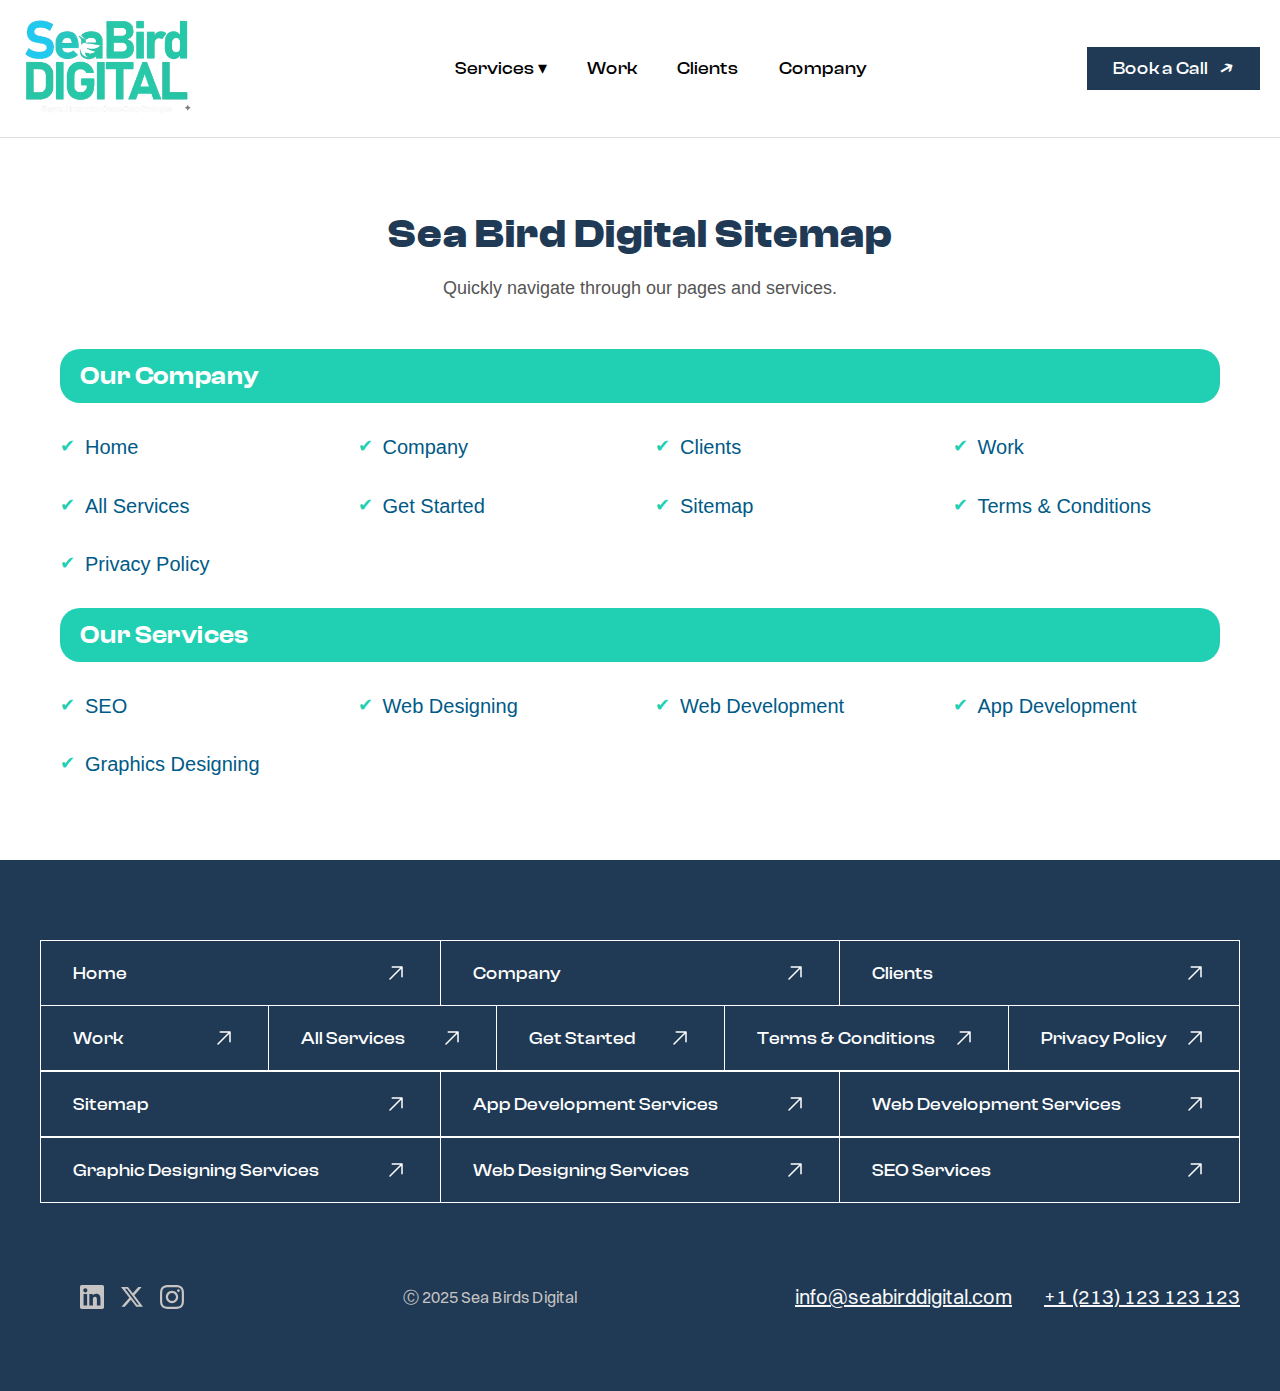
<file: sitemap.html>
<!DOCTYPE html>
<html lang="en-US">

<head>
    <link rel="shortcut icon" href="images/logo.png" type="image/x-icon">
    <meta charset="UTF-8">
    <script>if (navigator.userAgent.match(/MSIE|Internet Explorer/i) || navigator.userAgent.match(/Trident\/7\..*?rv:11/i)) { var href = document.location.href; if (!href.match(/[?&]nowprocket/)) { if (href.indexOf("?") == -1) { if (href.indexOf("#") == -1) { document.location.href = href + "?nowprocket=1" } else { document.location.href = href.replace("#", "?nowprocket=1#") } } else { if (href.indexOf("#") == -1) { document.location.href = href + "&nowprocket=1" } else { document.location.href = href.replace("#", "&nowprocket=1#") } } } }</script>
    <script>(() => { class RocketLazyLoadScripts { constructor() { this.v = "2.0.4", this.userEvents = ["keydown", "keyup", "mousedown", "mouseup", "mousemove", "mouseover", "mouseout", "touchmove", "touchstart", "touchend", "touchcancel", "wheel", "click", "dblclick", "input"], this.attributeEvents = ["onblur", "onclick", "oncontextmenu", "ondblclick", "onfocus", "onmousedown", "onmouseenter", "onmouseleave", "onmousemove", "onmouseout", "onmouseover", "onmouseup", "onmousewheel", "onscroll", "onsubmit"] } async t() { this.i(), this.o(), /iP(ad|hone)/.test(navigator.userAgent) && this.h(), this.u(), this.l(this), this.m(), this.k(this), this.p(this), this._(), await Promise.all([this.R(), this.L()]), this.lastBreath = Date.now(), this.S(this), this.P(), this.D(), this.O(), this.M(), await this.C(this.delayedScripts.normal), await this.C(this.delayedScripts.defer), await this.C(this.delayedScripts.async), await this.T(), await this.F(), await this.j(), await this.A(), window.dispatchEvent(new Event("rocket-allScriptsLoaded")), this.everythingLoaded = !0, this.lastTouchEnd && await new Promise(t => setTimeout(t, 500 - Date.now() + this.lastTouchEnd)), this.I(), this.H(), this.U(), this.W() } i() { this.CSPIssue = sessionStorage.getItem("rocketCSPIssue"), document.addEventListener("securitypolicyviolation", t => { this.CSPIssue || "script-src-elem" !== t.violatedDirective || "data" !== t.blockedURI || (this.CSPIssue = !0, sessionStorage.setItem("rocketCSPIssue", !0)) }, { isRocket: !0 }) } o() { window.addEventListener("pageshow", t => { this.persisted = t.persisted, this.realWindowLoadedFired = !0 }, { isRocket: !0 }), window.addEventListener("pagehide", () => { this.onFirstUserAction = null }, { isRocket: !0 }) } h() { let t; function e(e) { t = e } window.addEventListener("touchstart", e, { isRocket: !0 }), window.addEventListener("touchend", function i(o) { o.changedTouches[0] && t.changedTouches[0] && Math.abs(o.changedTouches[0].pageX - t.changedTouches[0].pageX) < 10 && Math.abs(o.changedTouches[0].pageY - t.changedTouches[0].pageY) < 10 && o.timeStamp - t.timeStamp < 200 && (window.removeEventListener("touchstart", e, { isRocket: !0 }), window.removeEventListener("touchend", i, { isRocket: !0 }), "INPUT" === o.target.tagName && "text" === o.target.type || (o.target.dispatchEvent(new TouchEvent("touchend", { target: o.target, bubbles: !0 })), o.target.dispatchEvent(new MouseEvent("mouseover", { target: o.target, bubbles: !0 })), o.target.dispatchEvent(new PointerEvent("click", { target: o.target, bubbles: !0, cancelable: !0, detail: 1, clientX: o.changedTouches[0].clientX, clientY: o.changedTouches[0].clientY })), event.preventDefault())) }, { isRocket: !0 }) } q(t) { this.userActionTriggered || ("mousemove" !== t.type || this.firstMousemoveIgnored ? "keyup" === t.type || "mouseover" === t.type || "mouseout" === t.type || (this.userActionTriggered = !0, this.onFirstUserAction && this.onFirstUserAction()) : this.firstMousemoveIgnored = !0), "click" === t.type && t.preventDefault(), t.stopPropagation(), t.stopImmediatePropagation(), "touchstart" === this.lastEvent && "touchend" === t.type && (this.lastTouchEnd = Date.now()), "click" === t.type && (this.lastTouchEnd = 0), this.lastEvent = t.type, t.composedPath && t.composedPath()[0].getRootNode() instanceof ShadowRoot && (t.rocketTarget = t.composedPath()[0]), this.savedUserEvents.push(t) } u() { this.savedUserEvents = [], this.userEventHandler = this.q.bind(this), this.userEvents.forEach(t => window.addEventListener(t, this.userEventHandler, { passive: !1, isRocket: !0 })), document.addEventListener("visibilitychange", this.userEventHandler, { isRocket: !0 }) } U() { this.userEvents.forEach(t => window.removeEventListener(t, this.userEventHandler, { passive: !1, isRocket: !0 })), document.removeEventListener("visibilitychange", this.userEventHandler, { isRocket: !0 }), this.savedUserEvents.forEach(t => { (t.rocketTarget || t.target).dispatchEvent(new window[t.constructor.name](t.type, t)) }) } m() { const t = "return false", e = Array.from(this.attributeEvents, t => "data-rocket-" + t), i = "[" + this.attributeEvents.join("],[") + "]", o = "[data-rocket-" + this.attributeEvents.join("],[data-rocket-") + "]", s = (e, i, o) => { o && o !== t && (e.setAttribute("data-rocket-" + i, o), e["rocket" + i] = new Function("event", o), e.setAttribute(i, t)) }; new MutationObserver(t => { for (const n of t) "attributes" === n.type && (n.attributeName.startsWith("data-rocket-") || this.everythingLoaded ? n.attributeName.startsWith("data-rocket-") && this.everythingLoaded && this.N(n.target, n.attributeName.substring(12)) : s(n.target, n.attributeName, n.target.getAttribute(n.attributeName))), "childList" === n.type && n.addedNodes.forEach(t => { if (t.nodeType === Node.ELEMENT_NODE) if (this.everythingLoaded) for (const i of [t, ...t.querySelectorAll(o)]) for (const t of i.getAttributeNames()) e.includes(t) && this.N(i, t.substring(12)); else for (const e of [t, ...t.querySelectorAll(i)]) for (const t of e.getAttributeNames()) this.attributeEvents.includes(t) && s(e, t, e.getAttribute(t)) }) }).observe(document, { subtree: !0, childList: !0, attributeFilter: [...this.attributeEvents, ...e] }) } I() { this.attributeEvents.forEach(t => { document.querySelectorAll("[data-rocket-" + t + "]").forEach(e => { this.N(e, t) }) }) } N(t, e) { const i = t.getAttribute("data-rocket-" + e); i && (t.setAttribute(e, i), t.removeAttribute("data-rocket-" + e)) } k(t) { Object.defineProperty(HTMLElement.prototype, "onclick", { get() { return this.rocketonclick || null }, set(e) { this.rocketonclick = e, this.setAttribute(t.everythingLoaded ? "onclick" : "data-rocket-onclick", "this.rocketonclick(event)") } }) } S(t) { function e(e, i) { let o = e[i]; e[i] = null, Object.defineProperty(e, i, { get: () => o, set(s) { t.everythingLoaded ? o = s : e["rocket" + i] = o = s } }) } e(document, "onreadystatechange"), e(window, "onload"), e(window, "onpageshow"); try { Object.defineProperty(document, "readyState", { get: () => t.rocketReadyState, set(e) { t.rocketReadyState = e }, configurable: !0 }), document.readyState = "loading" } catch (t) { console.log("WPRocket DJE readyState conflict, bypassing") } } l(t) { this.originalAddEventListener = EventTarget.prototype.addEventListener, this.originalRemoveEventListener = EventTarget.prototype.removeEventListener, this.savedEventListeners = [], EventTarget.prototype.addEventListener = function (e, i, o) { o && o.isRocket || !t.B(e, this) && !t.userEvents.includes(e) || t.B(e, this) && !t.userActionTriggered || e.startsWith("rocket-") || t.everythingLoaded ? t.originalAddEventListener.call(this, e, i, o) : (t.savedEventListeners.push({ target: this, remove: !1, type: e, func: i, options: o }), "mouseenter" !== e && "mouseleave" !== e || t.originalAddEventListener.call(this, e, t.savedUserEvents.push, o)) }, EventTarget.prototype.removeEventListener = function (e, i, o) { o && o.isRocket || !t.B(e, this) && !t.userEvents.includes(e) || t.B(e, this) && !t.userActionTriggered || e.startsWith("rocket-") || t.everythingLoaded ? t.originalRemoveEventListener.call(this, e, i, o) : t.savedEventListeners.push({ target: this, remove: !0, type: e, func: i, options: o }) } } J(t, e) { this.savedEventListeners = this.savedEventListeners.filter(i => { let o = i.type, s = i.target || window; return e !== o || t !== s || (this.B(o, s) && (i.type = "rocket-" + o), this.$(i), !1) }) } H() { EventTarget.prototype.addEventListener = this.originalAddEventListener, EventTarget.prototype.removeEventListener = this.originalRemoveEventListener, this.savedEventListeners.forEach(t => this.$(t)) } $(t) { t.remove ? this.originalRemoveEventListener.call(t.target, t.type, t.func, t.options) : this.originalAddEventListener.call(t.target, t.type, t.func, t.options) } p(t) { let e; function i(e) { return t.everythingLoaded ? e : e.split(" ").map(t => "load" === t || t.startsWith("load.") ? "rocket-jquery-load" : t).join(" ") } function o(o) { function s(e) { const s = o.fn[e]; o.fn[e] = o.fn.init.prototype[e] = function () { return this[0] === window && t.userActionTriggered && ("string" == typeof arguments[0] || arguments[0] instanceof String ? arguments[0] = i(arguments[0]) : "object" == typeof arguments[0] && Object.keys(arguments[0]).forEach(t => { const e = arguments[0][t]; delete arguments[0][t], arguments[0][i(t)] = e })), s.apply(this, arguments), this } } if (o && o.fn && !t.allJQueries.includes(o)) { const e = { DOMContentLoaded: [], "rocket-DOMContentLoaded": [] }; for (const t in e) document.addEventListener(t, () => { e[t].forEach(t => t()) }, { isRocket: !0 }); o.fn.ready = o.fn.init.prototype.ready = function (i) { function s() { parseInt(o.fn.jquery) > 2 ? setTimeout(() => i.bind(document)(o)) : i.bind(document)(o) } return "function" == typeof i && (t.realDomReadyFired ? !t.userActionTriggered || t.fauxDomReadyFired ? s() : e["rocket-DOMContentLoaded"].push(s) : e.DOMContentLoaded.push(s)), o([]) }, s("on"), s("one"), s("off"), t.allJQueries.push(o) } e = o } t.allJQueries = [], o(window.jQuery), Object.defineProperty(window, "jQuery", { get: () => e, set(t) { o(t) } }) } P() { const t = new Map; document.write = document.writeln = function (e) { const i = document.currentScript, o = document.createRange(), s = i.parentElement; let n = t.get(i); void 0 === n && (n = i.nextSibling, t.set(i, n)); const c = document.createDocumentFragment(); o.setStart(c, 0), c.appendChild(o.createContextualFragment(e)), s.insertBefore(c, n) } } async R() { return new Promise(t => { this.userActionTriggered ? t() : this.onFirstUserAction = t }) } async L() { return new Promise(t => { document.addEventListener("DOMContentLoaded", () => { this.realDomReadyFired = !0, t() }, { isRocket: !0 }) }) } async j() { return this.realWindowLoadedFired ? Promise.resolve() : new Promise(t => { window.addEventListener("load", t, { isRocket: !0 }) }) } M() { this.pendingScripts = []; this.scriptsMutationObserver = new MutationObserver(t => { for (const e of t) e.addedNodes.forEach(t => { "SCRIPT" !== t.tagName || t.noModule || t.isWPRocket || this.pendingScripts.push({ script: t, promise: new Promise(e => { const i = () => { const i = this.pendingScripts.findIndex(e => e.script === t); i >= 0 && this.pendingScripts.splice(i, 1), e() }; t.addEventListener("load", i, { isRocket: !0 }), t.addEventListener("error", i, { isRocket: !0 }), setTimeout(i, 1e3) }) }) }) }), this.scriptsMutationObserver.observe(document, { childList: !0, subtree: !0 }) } async F() { await this.X(), this.pendingScripts.length ? (await this.pendingScripts[0].promise, await this.F()) : this.scriptsMutationObserver.disconnect() } D() { this.delayedScripts = { normal: [], async: [], defer: [] }, document.querySelectorAll("script[type$=rocketlazyloadscript]").forEach(t => { t.hasAttribute("data-rocket-src") ? t.hasAttribute("async") && !1 !== t.async ? this.delayedScripts.async.push(t) : t.hasAttribute("defer") && !1 !== t.defer || "module" === t.getAttribute("data-rocket-type") ? this.delayedScripts.defer.push(t) : this.delayedScripts.normal.push(t) : this.delayedScripts.normal.push(t) }) } async _() { await this.L(); let t = []; document.querySelectorAll("script[type$=rocketlazyloadscript][data-rocket-src]").forEach(e => { let i = e.getAttribute("data-rocket-src"); if (i && !i.startsWith("data:")) { i.startsWith("//") && (i = location.protocol + i); try { const o = new URL(i).origin; o !== location.origin && t.push({ src: o, crossOrigin: e.crossOrigin || "module" === e.getAttribute("data-rocket-type") }) } catch (t) { } } }), t = [...new Map(t.map(t => [JSON.stringify(t), t])).values()], this.Y(t, "preconnect") } async G(t) { if (await this.K(), !0 !== t.noModule || !("noModule" in HTMLScriptElement.prototype)) return new Promise(e => { let i; function o() { (i || t).setAttribute("data-rocket-status", "executed"), e() } try { if (navigator.userAgent.includes("Firefox/") || "" === navigator.vendor || this.CSPIssue) i = document.createElement("script"), [...t.attributes].forEach(t => { let e = t.nodeName; "type" !== e && ("data-rocket-type" === e && (e = "type"), "data-rocket-src" === e && (e = "src"), i.setAttribute(e, t.nodeValue)) }), t.text && (i.text = t.text), t.nonce && (i.nonce = t.nonce), i.hasAttribute("src") ? (i.addEventListener("load", o, { isRocket: !0 }), i.addEventListener("error", () => { i.setAttribute("data-rocket-status", "failed-network"), e() }, { isRocket: !0 }), setTimeout(() => { i.isConnected || e() }, 1)) : (i.text = t.text, o()), i.isWPRocket = !0, t.parentNode.replaceChild(i, t); else { const i = t.getAttribute("data-rocket-type"), s = t.getAttribute("data-rocket-src"); i ? (t.type = i, t.removeAttribute("data-rocket-type")) : t.removeAttribute("type"), t.addEventListener("load", o, { isRocket: !0 }), t.addEventListener("error", i => { this.CSPIssue && i.target.src.startsWith("data:") ? (console.log("WPRocket: CSP fallback activated"), t.removeAttribute("src"), this.G(t).then(e)) : (t.setAttribute("data-rocket-status", "failed-network"), e()) }, { isRocket: !0 }), s ? (t.fetchPriority = "high", t.removeAttribute("data-rocket-src"), t.src = s) : t.src = "data:text/javascript;base64," + window.btoa(unescape(encodeURIComponent(t.text))) } } catch (i) { t.setAttribute("data-rocket-status", "failed-transform"), e() } }); t.setAttribute("data-rocket-status", "skipped") } async C(t) { const e = t.shift(); return e ? (e.isConnected && await this.G(e), this.C(t)) : Promise.resolve() } O() { this.Y([...this.delayedScripts.normal, ...this.delayedScripts.defer, ...this.delayedScripts.async], "preload") } Y(t, e) { this.trash = this.trash || []; let i = !0; var o = document.createDocumentFragment(); t.forEach(t => { const s = t.getAttribute && t.getAttribute("data-rocket-src") || t.src; if (s && !s.startsWith("data:")) { const n = document.createElement("link"); n.href = s, n.rel = e, "preconnect" !== e && (n.as = "script", n.fetchPriority = i ? "high" : "low"), t.getAttribute && "module" === t.getAttribute("data-rocket-type") && (n.crossOrigin = !0), t.crossOrigin && (n.crossOrigin = t.crossOrigin), t.integrity && (n.integrity = t.integrity), t.nonce && (n.nonce = t.nonce), o.appendChild(n), this.trash.push(n), i = !1 } }), document.head.appendChild(o) } W() { this.trash.forEach(t => t.remove()) } async T() { try { document.readyState = "interactive" } catch (t) { } this.fauxDomReadyFired = !0; try { await this.K(), this.J(document, "readystatechange"), document.dispatchEvent(new Event("rocket-readystatechange")), await this.K(), document.rocketonreadystatechange && document.rocketonreadystatechange(), await this.K(), this.J(document, "DOMContentLoaded"), document.dispatchEvent(new Event("rocket-DOMContentLoaded")), await this.K(), this.J(window, "DOMContentLoaded"), window.dispatchEvent(new Event("rocket-DOMContentLoaded")) } catch (t) { console.error(t) } } async A() { try { document.readyState = "complete" } catch (t) { } try { await this.K(), this.J(document, "readystatechange"), document.dispatchEvent(new Event("rocket-readystatechange")), await this.K(), document.rocketonreadystatechange && document.rocketonreadystatechange(), await this.K(), this.J(window, "load"), window.dispatchEvent(new Event("rocket-load")), await this.K(), window.rocketonload && window.rocketonload(), await this.K(), this.allJQueries.forEach(t => t(window).trigger("rocket-jquery-load")), await this.K(), this.J(window, "pageshow"); const t = new Event("rocket-pageshow"); t.persisted = this.persisted, window.dispatchEvent(t), await this.K(), window.rocketonpageshow && window.rocketonpageshow({ persisted: this.persisted }) } catch (t) { console.error(t) } } async K() { Date.now() - this.lastBreath > 45 && (await this.X(), this.lastBreath = Date.now()) } async X() { return document.hidden ? new Promise(t => setTimeout(t)) : new Promise(t => requestAnimationFrame(t)) } B(t, e) { return e === document && "readystatechange" === t || (e === document && "DOMContentLoaded" === t || (e === window && "DOMContentLoaded" === t || (e === window && "load" === t || e === window && "pageshow" === t))) } static run() { (new RocketLazyLoadScripts).t() } } RocketLazyLoadScripts.run() })();</script>

    <meta name="viewport" content="width=device-width, initial-scale=1">



    <title>Sitemap | Sea Bird Digital</title>
    
    <style id="wp-img-auto-sizes-contain-inline-css">
        img:is([sizes=auto i], [sizes^="auto," i]) {
            contain-intrinsic-size: 3000px 1500px
        }
    </style>
    <style id="wp-block-site-logo-inline-css">
        .wp-block-site-logo {
            box-sizing: border-box;
            line-height: 0
        }
        .wp-block-site-logo a {
            display: inline-block;
            line-height: 0
        }
        .wp-block-site-logo.is-default-size img {
            height: auto;
            width: 120px
        }
        .wp-block-site-logo img {
            height: auto;
            max-width: 100%
        }
        .wp-block-site-logo a,
        .wp-block-site-logo img {
            border-radius: inherit
        }
        .wp-block-site-logo.aligncenter {
            margin-left: auto;
            margin-right: auto;
            text-align: center
        }
        :root :where(.wp-block-site-logo.is-style-rounded) {
            border-radius: 9999px
        }
    </style>
    <style id="wp-block-image-inline-css">
        .wp-block-image>a,
        .wp-block-image>figure>a {
            display: inline-block
        }
        .wp-block-image img {
            box-sizing: border-box;
            height: auto;
            max-width: 100%;
            vertical-align: bottom
        }
        @media not (prefers-reduced-motion) {
            .wp-block-image img.hide {
                visibility: hidden
            }
            .wp-block-image img.show {
                animation: show-content-image .4s
            }
        }
        .wp-block-image[style*=border-radius] img,
        .wp-block-image[style*=border-radius]>a {
            border-radius: inherit
        }
        .wp-block-image.has-custom-border img {
            box-sizing: border-box
        }
        .wp-block-image.aligncenter {
            text-align: center
        }
        .wp-block-image.alignfull>a,
        .wp-block-image.alignwide>a {
            width: 100%
        }

        .wp-block-image.alignfull img,
        .wp-block-image.alignwide img {
            height: auto;
            width: 100%
        }

        .wp-block-image .aligncenter,
        .wp-block-image .alignleft,
        .wp-block-image .alignright,
        .wp-block-image.aligncenter,
        .wp-block-image.alignleft,
        .wp-block-image.alignright {
            display: table
        }

        .wp-block-image .aligncenter>figcaption,
        .wp-block-image .alignleft>figcaption,
        .wp-block-image .alignright>figcaption,
        .wp-block-image.aligncenter>figcaption,
        .wp-block-image.alignleft>figcaption,
        .wp-block-image.alignright>figcaption {
            caption-side: bottom;
            display: table-caption
        }

        .wp-block-image .alignleft {
            float: left;
            margin: .5em 1em .5em 0
        }

        .wp-block-image .alignright {
            float: right;
            margin: .5em 0 .5em 1em
        }

        .wp-block-image .aligncenter {
            margin-left: auto;
            margin-right: auto
        }

        .wp-block-image :where(figcaption) {
            margin-bottom: 1em;
            margin-top: .5em
        }

        .wp-block-image.is-style-circle-mask img {
            border-radius: 9999px
        }

        @supports ((-webkit-mask-image:none) or (mask-image:none)) or (-webkit-mask-image:none) {
            .wp-block-image.is-style-circle-mask img {
                border-radius: 0;
                -webkit-mask-image: url('data:image/svg+xml;utf8,<svg viewBox="0 0 100 100" xmlns="http://www.w3.org/2000/svg"><circle cx="50" cy="50" r="50"/></svg>');
                mask-image: url('data:image/svg+xml;utf8,<svg viewBox="0 0 100 100" xmlns="http://www.w3.org/2000/svg"><circle cx="50" cy="50" r="50"/></svg>');
                mask-mode: alpha;
                -webkit-mask-position: center;
                mask-position: center;
                -webkit-mask-repeat: no-repeat;
                mask-repeat: no-repeat;
                -webkit-mask-size: contain;
                mask-size: contain
            }
        }

        :root :where(.wp-block-image.is-style-rounded img, .wp-block-image .is-style-rounded img) {
            border-radius: 9999px
        }

        .wp-block-image figure {
            margin: 0
        }

        .wp-lightbox-container {
            display: flex;
            flex-direction: column;
            position: relative
        }

        .wp-lightbox-container img {
            cursor: zoom-in
        }

        .wp-lightbox-container img:hover+button {
            opacity: 1
        }

        .wp-lightbox-container button {
            align-items: center;
            backdrop-filter: blur(16px) saturate(180%);
            background-color: #5a5a5a40;
            border: none;
            border-radius: 4px;
            cursor: zoom-in;
            display: flex;
            height: 20px;
            justify-content: center;
            opacity: 0;
            padding: 0;
            position: absolute;
            right: 16px;
            text-align: center;
            top: 16px;
            width: 20px;
            z-index: 100
        }

        @media not (prefers-reduced-motion) {
            .wp-lightbox-container button {
                transition: opacity .2s ease
            }
        }

        .wp-lightbox-container button:focus-visible {
            outline: 3px auto #5a5a5a40;
            outline: 3px auto -webkit-focus-ring-color;
            outline-offset: 3px
        }

        .wp-lightbox-container button:hover {
            cursor: pointer;
            opacity: 1
        }

        .wp-lightbox-container button:focus {
            opacity: 1
        }

        .wp-lightbox-container button:focus,
        .wp-lightbox-container button:hover,
        .wp-lightbox-container button:not(:hover):not(:active):not(.has-background) {
            background-color: #5a5a5a40;
            border: none
        }

        .wp-lightbox-overlay {
            box-sizing: border-box;
            cursor: zoom-out;
            height: 100vh;
            left: 0;
            overflow: hidden;
            position: fixed;
            top: 0;
            visibility: hidden;
            width: 100%;
            z-index: 100000
        }

        .wp-lightbox-overlay .close-button {
            align-items: center;
            cursor: pointer;
            display: flex;
            justify-content: center;
            min-height: 40px;
            min-width: 40px;
            padding: 0;
            position: absolute;
            right: calc(env(safe-area-inset-right) + 16px);
            top: calc(env(safe-area-inset-top) + 16px);
            z-index: 5000000
        }

        .wp-lightbox-overlay .close-button:focus,
        .wp-lightbox-overlay .close-button:hover,
        .wp-lightbox-overlay .close-button:not(:hover):not(:active):not(.has-background) {
            background: none;
            border: none
        }

        .wp-lightbox-overlay .lightbox-image-container {
            height: var(--wp--lightbox-container-height);
            left: 50%;
            overflow: hidden;
            position: absolute;
            top: 50%;
            transform: translate(-50%, -50%);
            transform-origin: top left;
            width: var(--wp--lightbox-container-width);
            z-index: 9999999999
        }

        .wp-lightbox-overlay .wp-block-image {
            align-items: center;
            box-sizing: border-box;
            display: flex;
            height: 100%;
            justify-content: center;
            margin: 0;
            position: relative;
            transform-origin: 0 0;
            width: 100%;
            z-index: 3000000
        }

        .wp-lightbox-overlay .wp-block-image img {
            height: var(--wp--lightbox-image-height);
            min-height: var(--wp--lightbox-image-height);
            min-width: var(--wp--lightbox-image-width);
            width: var(--wp--lightbox-image-width)
        }

        .wp-lightbox-overlay .wp-block-image figcaption {
            display: none
        }

        .wp-lightbox-overlay button {
            background: none;
            border: none
        }

        .wp-lightbox-overlay .scrim {
            background-color: #fff;
            height: 100%;
            opacity: .9;
            position: absolute;
            width: 100%;
            z-index: 2000000
        }

        .wp-lightbox-overlay.active {
            visibility: visible
        }

        @media not (prefers-reduced-motion) {
            .wp-lightbox-overlay.active {
                animation: turn-on-visibility .25s both
            }

            .wp-lightbox-overlay.active img {
                animation: turn-on-visibility .35s both
            }

            .wp-lightbox-overlay.show-closing-animation:not(.active) {
                animation: turn-off-visibility .35s both
            }

            .wp-lightbox-overlay.show-closing-animation:not(.active) img {
                animation: turn-off-visibility .25s both
            }

            .wp-lightbox-overlay.zoom.active {
                animation: none;
                opacity: 1;
                visibility: visible
            }

            .wp-lightbox-overlay.zoom.active .lightbox-image-container {
                animation: lightbox-zoom-in .4s
            }

            .wp-lightbox-overlay.zoom.active .lightbox-image-container img {
                animation: none
            }

            .wp-lightbox-overlay.zoom.active .scrim {
                animation: turn-on-visibility .4s forwards
            }

            .wp-lightbox-overlay.zoom.show-closing-animation:not(.active) {
                animation: none
            }

            .wp-lightbox-overlay.zoom.show-closing-animation:not(.active) .lightbox-image-container {
                animation: lightbox-zoom-out .4s
            }

            .wp-lightbox-overlay.zoom.show-closing-animation:not(.active) .lightbox-image-container img {
                animation: none
            }

            .wp-lightbox-overlay.zoom.show-closing-animation:not(.active) .scrim {
                animation: turn-off-visibility .4s forwards
            }
        }

        @keyframes show-content-image {
            0% {
                visibility: hidden
            }

            99% {
                visibility: hidden
            }

            to {
                visibility: visible
            }
        }

        @keyframes turn-on-visibility {
            0% {
                opacity: 0
            }

            to {
                opacity: 1
            }
        }

        @keyframes turn-off-visibility {
            0% {
                opacity: 1;
                visibility: visible
            }

            99% {
                opacity: 0;
                visibility: visible
            }

            to {
                opacity: 0;
                visibility: hidden
            }
        }

        @keyframes lightbox-zoom-in {
            0% {
                transform: translate(calc((-100vw + var(--wp--lightbox-scrollbar-width))/2 + var(--wp--lightbox-initial-left-position)), calc(-50vh + var(--wp--lightbox-initial-top-position))) scale(var(--wp--lightbox-scale))
            }

            to {
                transform: translate(-50%, -50%) scale(1)
            }
        }

        @keyframes lightbox-zoom-out {
            0% {
                transform: translate(-50%, -50%) scale(1);
                visibility: visible
            }

            99% {
                visibility: visible
            }

            to {
                transform: translate(calc((-100vw + var(--wp--lightbox-scrollbar-width))/2 + var(--wp--lightbox-initial-left-position)), calc(-50vh + var(--wp--lightbox-initial-top-position))) scale(var(--wp--lightbox-scale));
                visibility: hidden
            }
        }
    </style>
    <style id="wp-block-group-inline-css">
        .wp-block-group {
            box-sizing: border-box
        }

        :where(.wp-block-group.wp-block-group-is-layout-constrained) {
            position: relative
        }
    </style>
    <style id="wp-block-navigation-link-inline-css">
        .wp-block-navigation .wp-block-navigation-item__label {
            overflow-wrap: break-word
        }

        .wp-block-navigation .wp-block-navigation-item__description {
            display: none
        }

        .link-ui-tools {
            outline: 1px solid #f0f0f0;
            padding: 8px
        }

        .link-ui-block-inserter {
            padding-top: 8px
        }

        .link-ui-block-inserter__back {
            margin-left: 8px;
            text-transform: uppercase
        }
    </style>
    <link rel="stylesheet" id="wp-block-navigation-css" href="css/style.min.css" media="all">
    <style id="wp-block-button-inline-css">
        .wp-block-button__link {
            align-content: center;
            box-sizing: border-box;
            cursor: pointer;
            display: inline-block;
            height: 100%;
            text-align: center;
            word-break: break-word
        }

        .wp-block-button__link.aligncenter {
            text-align: center
        }

        .wp-block-button__link.alignright {
            text-align: right
        }

        :where(.wp-block-button__link) {
            border-radius: 9999px;
            box-shadow: none;
            padding: calc(.667em + 2px) calc(1.333em + 2px);
            text-decoration: none
        }

        .wp-block-button[style*=text-decoration] .wp-block-button__link {
            text-decoration: inherit
        }

        .wp-block-buttons>.wp-block-button.has-custom-width {
            max-width: none
        }

        .wp-block-buttons>.wp-block-button.has-custom-width .wp-block-button__link {
            width: 100%
        }

        .wp-block-buttons>.wp-block-button.has-custom-font-size .wp-block-button__link {
            font-size: inherit
        }

        .wp-block-buttons>.wp-block-button.wp-block-button__width-25 {
            width: calc(25% - var(--wp--style--block-gap, .5em)*.75)
        }

        .wp-block-buttons>.wp-block-button.wp-block-button__width-50 {
            width: calc(50% - var(--wp--style--block-gap, .5em)*.5)
        }

        .wp-block-buttons>.wp-block-button.wp-block-button__width-75 {
            width: calc(75% - var(--wp--style--block-gap, .5em)*.25)
        }

        .wp-block-buttons>.wp-block-button.wp-block-button__width-100 {
            flex-basis: 100%;
            width: 100%
        }

        .wp-block-buttons.is-vertical>.wp-block-button.wp-block-button__width-25 {
            width: 25%
        }

        .wp-block-buttons.is-vertical>.wp-block-button.wp-block-button__width-50 {
            width: 50%
        }

        .wp-block-buttons.is-vertical>.wp-block-button.wp-block-button__width-75 {
            width: 75%
        }

        .wp-block-button.is-style-squared,
        .wp-block-button__link.wp-block-button.is-style-squared {
            border-radius: 0
        }

        .wp-block-button.no-border-radius,
        .wp-block-button__link.no-border-radius {
            border-radius: 0 !important
        }

        :root :where(.wp-block-button .wp-block-button__link.is-style-outline),
        :root :where(.wp-block-button.is-style-outline>.wp-block-button__link) {
            border: 2px solid;
            padding: .667em 1.333em
        }

        :root :where(.wp-block-button .wp-block-button__link.is-style-outline:not(.has-text-color)),
        :root :where(.wp-block-button.is-style-outline>.wp-block-button__link:not(.has-text-color)) {
            color: currentColor
        }

        :root :where(.wp-block-button .wp-block-button__link.is-style-outline:not(.has-background)),
        :root :where(.wp-block-button.is-style-outline>.wp-block-button__link:not(.has-background)) {
            background-color: initial;
            background-image: none
        }
    </style>
    <style id="wp-block-buttons-inline-css">
        .wp-block-buttons {
            box-sizing: border-box
        }

        .wp-block-buttons.is-vertical {
            flex-direction: column
        }

        .wp-block-buttons.is-vertical>.wp-block-button:last-child {
            margin-bottom: 0
        }

        .wp-block-buttons>.wp-block-button {
            display: inline-block;
            margin: 0
        }

        .wp-block-buttons.is-content-justification-left {
            justify-content: flex-start
        }

        .wp-block-buttons.is-content-justification-left.is-vertical {
            align-items: flex-start
        }

        .wp-block-buttons.is-content-justification-center {
            justify-content: center
        }

        .wp-block-buttons.is-content-justification-center.is-vertical {
            align-items: center
        }

        .wp-block-buttons.is-content-justification-right {
            justify-content: flex-end
        }

        .wp-block-buttons.is-content-justification-right.is-vertical {
            align-items: flex-end
        }

        .wp-block-buttons.is-content-justification-space-between {
            justify-content: space-between
        }

        .wp-block-buttons.aligncenter {
            text-align: center
        }

        .wp-block-buttons:not(.is-content-justification-space-between, .is-content-justification-right, .is-content-justification-left, .is-content-justification-center) .wp-block-button.aligncenter {
            margin-left: auto;
            margin-right: auto;
            width: 100%
        }

        .wp-block-buttons[style*=text-decoration] .wp-block-button,
        .wp-block-buttons[style*=text-decoration] .wp-block-button__link {
            text-decoration: inherit
        }

        .wp-block-buttons.has-custom-font-size .wp-block-button__link {
            font-size: inherit
        }

        .wp-block-buttons .wp-block-button__link {
            width: 100%
        }

        .wp-block-button.aligncenter {
            text-align: center
        }
    </style>
    <style id="wp-block-heading-inline-css">
        h1:where(.wp-block-heading).has-background,
        h2:where(.wp-block-heading).has-background,
        h3:where(.wp-block-heading).has-background,
        h4:where(.wp-block-heading).has-background,
        h5:where(.wp-block-heading).has-background,
        h6:where(.wp-block-heading).has-background {
            padding: 1.25em 2.375em
        }

        h1.has-text-align-left[style*=writing-mode]:where([style*=vertical-lr]),
        h1.has-text-align-right[style*=writing-mode]:where([style*=vertical-rl]),
        h2.has-text-align-left[style*=writing-mode]:where([style*=vertical-lr]),
        h2.has-text-align-right[style*=writing-mode]:where([style*=vertical-rl]),
        h3.has-text-align-left[style*=writing-mode]:where([style*=vertical-lr]),
        h3.has-text-align-right[style*=writing-mode]:where([style*=vertical-rl]),
        h4.has-text-align-left[style*=writing-mode]:where([style*=vertical-lr]),
        h4.has-text-align-right[style*=writing-mode]:where([style*=vertical-rl]),
        h5.has-text-align-left[style*=writing-mode]:where([style*=vertical-lr]),
        h5.has-text-align-right[style*=writing-mode]:where([style*=vertical-rl]),
        h6.has-text-align-left[style*=writing-mode]:where([style*=vertical-lr]),
        h6.has-text-align-right[style*=writing-mode]:where([style*=vertical-rl]) {
            rotate: 180deg
        }
    </style>
    <style id="wp-block-paragraph-inline-css">
        .is-small-text {
            font-size: .875em
        }

        .is-regular-text {
            font-size: 1em
        }

        .is-large-text {
            font-size: 2.25em
        }

        .is-larger-text {
            font-size: 3em
        }

        .has-drop-cap:not(:focus):first-letter {
            float: left;
            font-size: 8.4em;
            font-style: normal;
            font-weight: 100;
            line-height: .68;
            margin: .05em .1em 0 0;
            text-transform: uppercase
        }

        body.rtl .has-drop-cap:not(:focus):first-letter {
            float: none;
            margin-left: .1em
        }

        p.has-drop-cap.has-background {
            overflow: hidden
        }

        :root :where(p.has-background) {
            padding: 1.25em 2.375em
        }

        :where(p.has-text-color:not(.has-link-color)) a {
            color: inherit
        }

        p.has-text-align-left[style*="writing-mode:vertical-lr"],
        p.has-text-align-right[style*="writing-mode:vertical-rl"] {
            rotate: 180deg
        }
    </style>
    <style id="wp-block-video-inline-css">
        .wp-block-video {
            box-sizing: border-box
        }

        .wp-block-video video {
            height: auto;
            vertical-align: middle;
            width: 100%
        }

        @supports (position:sticky) {
            .wp-block-video [poster] {
                object-fit: cover
            }
        }

        .wp-block-video.aligncenter {
            text-align: center
        }

        .wp-block-video :where(figcaption) {
            margin-bottom: 1em;
            margin-top: .5em
        }
    </style>
    <style id="wp-block-columns-inline-css">
        .wp-block-columns {
            box-sizing: border-box;
            display: flex;
            flex-wrap: wrap !important
        }

        @media (min-width:782px) {
            .wp-block-columns {
                flex-wrap: nowrap !important
            }
        }

        .wp-block-columns {
            align-items: normal !important
        }

        .wp-block-columns.are-vertically-aligned-top {
            align-items: flex-start
        }

        .wp-block-columns.are-vertically-aligned-center {
            align-items: center
        }

        .wp-block-columns.are-vertically-aligned-bottom {
            align-items: flex-end
        }

        @media (max-width:781px) {
            .wp-block-columns:not(.is-not-stacked-on-mobile)>.wp-block-column {
                flex-basis: 100% !important
            }
        }

        @media (min-width:782px) {
            .wp-block-columns:not(.is-not-stacked-on-mobile)>.wp-block-column {
                flex-basis: 0;
                flex-grow: 1
            }

            .wp-block-columns:not(.is-not-stacked-on-mobile)>.wp-block-column[style*=flex-basis] {
                flex-grow: 0
            }
        }

        .wp-block-columns.is-not-stacked-on-mobile {
            flex-wrap: nowrap !important
        }

        .wp-block-columns.is-not-stacked-on-mobile>.wp-block-column {
            flex-basis: 0;
            flex-grow: 1
        }

        .wp-block-columns.is-not-stacked-on-mobile>.wp-block-column[style*=flex-basis] {
            flex-grow: 0
        }

        :where(.wp-block-columns) {
            margin-bottom: 1.75em
        }

        :where(.wp-block-columns.has-background) {
            padding: 1.25em 2.375em
        }

        .wp-block-column {
            flex-grow: 1;
            min-width: 0;
            overflow-wrap: break-word;
            word-break: break-word
        }

        .wp-block-column.is-vertically-aligned-top {
            align-self: flex-start
        }

        .wp-block-column.is-vertically-aligned-center {
            align-self: center
        }

        .wp-block-column.is-vertically-aligned-bottom {
            align-self: flex-end
        }

        .wp-block-column.is-vertically-aligned-stretch {
            align-self: stretch
        }

        .wp-block-column.is-vertically-aligned-bottom,
        .wp-block-column.is-vertically-aligned-center,
        .wp-block-column.is-vertically-aligned-top {
            width: 100%
        }
    </style>
    <style id="wp-block-separator-inline-css">
        @charset "UTF-8";

        .wp-block-separator {
            border: none;
            border-top: 2px solid
        }

        :root :where(.wp-block-separator.is-style-dots) {
            height: auto;
            line-height: 1;
            text-align: center
        }

        :root :where(.wp-block-separator.is-style-dots):before {
            color: currentColor;
            content: "···";
            font-family: serif;
            font-size: 1.5em;
            letter-spacing: 2em;
            padding-left: 2em
        }

        .wp-block-separator.is-style-dots {
            background: none !important;
            border: none !important
        }
    </style>
    <style id="wp-block-post-content-inline-css">
        .wp-block-post-content {
            display: flow-root
        }
    </style>
    <style id="wp-block-social-links-inline-css">
        .wp-block-social-links {
            background: none;
            box-sizing: border-box;
            margin-left: 0;
            padding-left: 0;
            padding-right: 0;
            text-indent: 0
        }

        .wp-block-social-links .wp-social-link a,
        .wp-block-social-links .wp-social-link a:hover {
            border-bottom: 0;
            box-shadow: none;
            text-decoration: none
        }

        .wp-block-social-links .wp-social-link svg {
            height: 1em;
            width: 1em
        }

        .wp-block-social-links .wp-social-link span:not(.screen-reader-text) {
            font-size: .65em;
            margin-left: .5em;
            margin-right: .5em
        }

        .wp-block-social-links.has-small-icon-size {
            font-size: 16px
        }

        .wp-block-social-links,
        .wp-block-social-links.has-normal-icon-size {
            font-size: 24px
        }

        .wp-block-social-links.has-large-icon-size {
            font-size: 36px
        }

        .wp-block-social-links.has-huge-icon-size {
            font-size: 48px
        }

        .wp-block-social-links.aligncenter {
            display: flex;
            justify-content: center
        }

        .wp-block-social-links.alignright {
            justify-content: flex-end
        }

        .wp-block-social-link {
            border-radius: 9999px;
            display: block
        }

        @media not (prefers-reduced-motion) {
            .wp-block-social-link {
                transition: transform .1s ease
            }
        }

        .wp-block-social-link {
            height: auto
        }

        .wp-block-social-link a {
            align-items: center;
            display: flex;
            line-height: 0
        }

        .wp-block-social-link:hover {
            transform: scale(1.1)
        }

        .wp-block-social-links .wp-block-social-link.wp-social-link {
            display: inline-block;
            margin: 0;
            padding: 0
        }

        .wp-block-social-links .wp-block-social-link.wp-social-link .wp-block-social-link-anchor,
        .wp-block-social-links .wp-block-social-link.wp-social-link .wp-block-social-link-anchor svg,
        .wp-block-social-links .wp-block-social-link.wp-social-link .wp-block-social-link-anchor:active,
        .wp-block-social-links .wp-block-social-link.wp-social-link .wp-block-social-link-anchor:hover,
        .wp-block-social-links .wp-block-social-link.wp-social-link .wp-block-social-link-anchor:visited {
            color: currentColor;
            fill: currentColor
        }

        :where(.wp-block-social-links:not(.is-style-logos-only)) .wp-social-link {
            background-color: #f0f0f0;
            color: #444
        }

        :where(.wp-block-social-links:not(.is-style-logos-only)) .wp-social-link-amazon {
            background-color: #f90;
            color: #fff
        }

        :where(.wp-block-social-links:not(.is-style-logos-only)) .wp-social-link-bandcamp {
            background-color: #1ea0c3;
            color: #fff
        }

        :where(.wp-block-social-links:not(.is-style-logos-only)) .wp-social-link-behance {
            background-color: #0757fe;
            color: #fff
        }

        :where(.wp-block-social-links:not(.is-style-logos-only)) .wp-social-link-bluesky {
            background-color: #0a7aff;
            color: #fff
        }

        :where(.wp-block-social-links:not(.is-style-logos-only)) .wp-social-link-codepen {
            background-color: #1e1f26;
            color: #fff
        }

        :where(.wp-block-social-links:not(.is-style-logos-only)) .wp-social-link-deviantart {
            background-color: #02e49b;
            color: #fff
        }

        :where(.wp-block-social-links:not(.is-style-logos-only)) .wp-social-link-discord {
            background-color: #5865f2;
            color: #fff
        }

        :where(.wp-block-social-links:not(.is-style-logos-only)) .wp-social-link-dribbble {
            background-color: #e94c89;
            color: #fff
        }

        :where(.wp-block-social-links:not(.is-style-logos-only)) .wp-social-link-dropbox {
            background-color: #4280ff;
            color: #fff
        }

        :where(.wp-block-social-links:not(.is-style-logos-only)) .wp-social-link-etsy {
            background-color: #f45800;
            color: #fff
        }

        :where(.wp-block-social-links:not(.is-style-logos-only)) .wp-social-link-facebook {
            background-color: #0866ff;
            color: #fff
        }

        :where(.wp-block-social-links:not(.is-style-logos-only)) .wp-social-link-fivehundredpx {
            background-color: #000;
            color: #fff
        }

        :where(.wp-block-social-links:not(.is-style-logos-only)) .wp-social-link-flickr {
            background-color: #0461dd;
            color: #fff
        }

        :where(.wp-block-social-links:not(.is-style-logos-only)) .wp-social-link-foursquare {
            background-color: #e65678;
            color: #fff
        }

        :where(.wp-block-social-links:not(.is-style-logos-only)) .wp-social-link-github {
            background-color: #24292d;
            color: #fff
        }

        :where(.wp-block-social-links:not(.is-style-logos-only)) .wp-social-link-goodreads {
            background-color: #eceadd;
            color: #382110
        }

        :where(.wp-block-social-links:not(.is-style-logos-only)) .wp-social-link-google {
            background-color: #ea4434;
            color: #fff
        }

        :where(.wp-block-social-links:not(.is-style-logos-only)) .wp-social-link-gravatar {
            background-color: #1d4fc4;
            color: #fff
        }

        :where(.wp-block-social-links:not(.is-style-logos-only)) .wp-social-link-instagram {
            background-color: #f00075;
            color: #fff
        }

        :where(.wp-block-social-links:not(.is-style-logos-only)) .wp-social-link-lastfm {
            background-color: #e21b24;
            color: #fff
        }

        :where(.wp-block-social-links:not(.is-style-logos-only)) .wp-social-link-linkedin {
            background-color: #0d66c2;
            color: #fff
        }

        :where(.wp-block-social-links:not(.is-style-logos-only)) .wp-social-link-mastodon {
            background-color: #3288d4;
            color: #fff
        }

        :where(.wp-block-social-links:not(.is-style-logos-only)) .wp-social-link-medium {
            background-color: #000;
            color: #fff
        }

        :where(.wp-block-social-links:not(.is-style-logos-only)) .wp-social-link-meetup {
            background-color: #f6405f;
            color: #fff
        }

        :where(.wp-block-social-links:not(.is-style-logos-only)) .wp-social-link-patreon {
            background-color: #000;
            color: #fff
        }

        :where(.wp-block-social-links:not(.is-style-logos-only)) .wp-social-link-pinterest {
            background-color: #e60122;
            color: #fff
        }

        :where(.wp-block-social-links:not(.is-style-logos-only)) .wp-social-link-pocket {
            background-color: #ef4155;
            color: #fff
        }

        :where(.wp-block-social-links:not(.is-style-logos-only)) .wp-social-link-reddit {
            background-color: #ff4500;
            color: #fff
        }

        :where(.wp-block-social-links:not(.is-style-logos-only)) .wp-social-link-skype {
            background-color: #0478d7;
            color: #fff
        }

        :where(.wp-block-social-links:not(.is-style-logos-only)) .wp-social-link-snapchat {
            background-color: #fefc00;
            color: #fff;
            stroke: #000
        }

        :where(.wp-block-social-links:not(.is-style-logos-only)) .wp-social-link-soundcloud {
            background-color: #ff5600;
            color: #fff
        }

        :where(.wp-block-social-links:not(.is-style-logos-only)) .wp-social-link-spotify {
            background-color: #1bd760;
            color: #fff
        }

        :where(.wp-block-social-links:not(.is-style-logos-only)) .wp-social-link-telegram {
            background-color: #2aabee;
            color: #fff
        }

        :where(.wp-block-social-links:not(.is-style-logos-only)) .wp-social-link-threads {
            background-color: #000;
            color: #fff
        }

        :where(.wp-block-social-links:not(.is-style-logos-only)) .wp-social-link-tiktok {
            background-color: #000;
            color: #fff
        }

        :where(.wp-block-social-links:not(.is-style-logos-only)) .wp-social-link-tumblr {
            background-color: #011835;
            color: #fff
        }

        :where(.wp-block-social-links:not(.is-style-logos-only)) .wp-social-link-twitch {
            background-color: #6440a4;
            color: #fff
        }

        :where(.wp-block-social-links:not(.is-style-logos-only)) .wp-social-link-twitter {
            background-color: #1da1f2;
            color: #fff
        }

        :where(.wp-block-social-links:not(.is-style-logos-only)) .wp-social-link-vimeo {
            background-color: #1eb7ea;
            color: #fff
        }

        :where(.wp-block-social-links:not(.is-style-logos-only)) .wp-social-link-vk {
            background-color: #4680c2;
            color: #fff
        }

        :where(.wp-block-social-links:not(.is-style-logos-only)) .wp-social-link-wordpress {
            background-color: #3499cd;
            color: #fff
        }

        :where(.wp-block-social-links:not(.is-style-logos-only)) .wp-social-link-whatsapp {
            background-color: #25d366;
            color: #fff
        }

        :where(.wp-block-social-links:not(.is-style-logos-only)) .wp-social-link-x {
            background-color: #000;
            color: #fff
        }

        :where(.wp-block-social-links:not(.is-style-logos-only)) .wp-social-link-yelp {
            background-color: #d32422;
            color: #fff
        }

        :where(.wp-block-social-links:not(.is-style-logos-only)) .wp-social-link-youtube {
            background-color: red;
            color: #fff
        }

        :where(.wp-block-social-links.is-style-logos-only) .wp-social-link {
            background: none
        }

        :where(.wp-block-social-links.is-style-logos-only) .wp-social-link svg {
            height: 1.25em;
            width: 1.25em
        }

        :where(.wp-block-social-links.is-style-logos-only) .wp-social-link-amazon {
            color: #f90
        }

        :where(.wp-block-social-links.is-style-logos-only) .wp-social-link-bandcamp {
            color: #1ea0c3
        }

        :where(.wp-block-social-links.is-style-logos-only) .wp-social-link-behance {
            color: #0757fe
        }

        :where(.wp-block-social-links.is-style-logos-only) .wp-social-link-bluesky {
            color: #0a7aff
        }

        :where(.wp-block-social-links.is-style-logos-only) .wp-social-link-codepen {
            color: #1e1f26
        }

        :where(.wp-block-social-links.is-style-logos-only) .wp-social-link-deviantart {
            color: #02e49b
        }

        :where(.wp-block-social-links.is-style-logos-only) .wp-social-link-discord {
            color: #5865f2
        }

        :where(.wp-block-social-links.is-style-logos-only) .wp-social-link-dribbble {
            color: #e94c89
        }

        :where(.wp-block-social-links.is-style-logos-only) .wp-social-link-dropbox {
            color: #4280ff
        }

        :where(.wp-block-social-links.is-style-logos-only) .wp-social-link-etsy {
            color: #f45800
        }

        :where(.wp-block-social-links.is-style-logos-only) .wp-social-link-facebook {
            color: #0866ff
        }

        :where(.wp-block-social-links.is-style-logos-only) .wp-social-link-fivehundredpx {
            color: #000
        }

        :where(.wp-block-social-links.is-style-logos-only) .wp-social-link-flickr {
            color: #0461dd
        }

        :where(.wp-block-social-links.is-style-logos-only) .wp-social-link-foursquare {
            color: #e65678
        }

        :where(.wp-block-social-links.is-style-logos-only) .wp-social-link-github {
            color: #24292d
        }

        :where(.wp-block-social-links.is-style-logos-only) .wp-social-link-goodreads {
            color: #382110
        }

        :where(.wp-block-social-links.is-style-logos-only) .wp-social-link-google {
            color: #ea4434
        }

        :where(.wp-block-social-links.is-style-logos-only) .wp-social-link-gravatar {
            color: #1d4fc4
        }

        :where(.wp-block-social-links.is-style-logos-only) .wp-social-link-instagram {
            color: #f00075
        }

        :where(.wp-block-social-links.is-style-logos-only) .wp-social-link-lastfm {
            color: #e21b24
        }

        :where(.wp-block-social-links.is-style-logos-only) .wp-social-link-linkedin {
            color: #0d66c2
        }

        :where(.wp-block-social-links.is-style-logos-only) .wp-social-link-mastodon {
            color: #3288d4
        }

        :where(.wp-block-social-links.is-style-logos-only) .wp-social-link-medium {
            color: #000
        }

        :where(.wp-block-social-links.is-style-logos-only) .wp-social-link-meetup {
            color: #f6405f
        }

        :where(.wp-block-social-links.is-style-logos-only) .wp-social-link-patreon {
            color: #000
        }

        :where(.wp-block-social-links.is-style-logos-only) .wp-social-link-pinterest {
            color: #e60122
        }

        :where(.wp-block-social-links.is-style-logos-only) .wp-social-link-pocket {
            color: #ef4155
        }

        :where(.wp-block-social-links.is-style-logos-only) .wp-social-link-reddit {
            color: #ff4500
        }

        :where(.wp-block-social-links.is-style-logos-only) .wp-social-link-skype {
            color: #0478d7
        }

        :where(.wp-block-social-links.is-style-logos-only) .wp-social-link-snapchat {
            color: #fff;
            stroke: #000
        }

        :where(.wp-block-social-links.is-style-logos-only) .wp-social-link-soundcloud {
            color: #ff5600
        }

        :where(.wp-block-social-links.is-style-logos-only) .wp-social-link-spotify {
            color: #1bd760
        }

        :where(.wp-block-social-links.is-style-logos-only) .wp-social-link-telegram {
            color: #2aabee
        }

        :where(.wp-block-social-links.is-style-logos-only) .wp-social-link-threads {
            color: #000
        }

        :where(.wp-block-social-links.is-style-logos-only) .wp-social-link-tiktok {
            color: #000
        }

        :where(.wp-block-social-links.is-style-logos-only) .wp-social-link-tumblr {
            color: #011835
        }

        :where(.wp-block-social-links.is-style-logos-only) .wp-social-link-twitch {
            color: #6440a4
        }

        :where(.wp-block-social-links.is-style-logos-only) .wp-social-link-twitter {
            color: #1da1f2
        }

        :where(.wp-block-social-links.is-style-logos-only) .wp-social-link-vimeo {
            color: #1eb7ea
        }

        :where(.wp-block-social-links.is-style-logos-only) .wp-social-link-vk {
            color: #4680c2
        }

        :where(.wp-block-social-links.is-style-logos-only) .wp-social-link-whatsapp {
            color: #25d366
        }

        :where(.wp-block-social-links.is-style-logos-only) .wp-social-link-wordpress {
            color: #3499cd
        }

        :where(.wp-block-social-links.is-style-logos-only) .wp-social-link-x {
            color: #000
        }

        :where(.wp-block-social-links.is-style-logos-only) .wp-social-link-yelp {
            color: #d32422
        }

        :where(.wp-block-social-links.is-style-logos-only) .wp-social-link-youtube {
            color: red
        }

        .wp-block-social-links.is-style-pill-shape .wp-social-link {
            width: auto
        }

        :root :where(.wp-block-social-links .wp-social-link a) {
            padding: .25em
        }

        :root :where(.wp-block-social-links.is-style-logos-only .wp-social-link a) {
            padding: 0
        }

        :root :where(.wp-block-social-links.is-style-pill-shape .wp-social-link a) {
            padding-left: .6666666667em;
            padding-right: .6666666667em
        }

        .wp-block-social-links:not(.has-icon-color):not(.has-icon-background-color) .wp-social-link-snapchat .wp-block-social-link-label {
            color: #000
        }
    </style>
    <style id="wp-block-library-inline-css">
        :root {
            --wp-block-synced-color: #7a00df;
            --wp-block-synced-color--rgb: 122, 0, 223;
            --wp-bound-block-color: var(--wp-block-synced-color);
            --wp-editor-canvas-background: #ddd;
            --wp-admin-theme-color: #007cba;
            --wp-admin-theme-color--rgb: 0, 124, 186;
            --wp-admin-theme-color-darker-10: #006ba1;
            --wp-admin-theme-color-darker-10--rgb: 0, 107, 160.5;
            --wp-admin-theme-color-darker-20: #005a87;
            --wp-admin-theme-color-darker-20--rgb: 0, 90, 135;
            --wp-admin-border-width-focus: 2px
        }

        @media (min-resolution:192dpi) {
            :root {
                --wp-admin-border-width-focus: 1.5px
            }
        }

        .wp-element-button {
            cursor: pointer
        }

        :root .has-very-light-gray-background-color {
            background-color: #eee
        }

        :root .has-very-dark-gray-background-color {
            background-color: #313131
        }

        :root .has-very-light-gray-color {
            color: #eee
        }

        :root .has-very-dark-gray-color {
            color: #313131
        }

        :root .has-vivid-green-cyan-to-vivid-cyan-blue-gradient-background {
            background: linear-gradient(135deg, #00d084, #0693e3)
        }

        :root .has-purple-crush-gradient-background {
            background: linear-gradient(135deg, #34e2e4, #4721fb 50%, #ab1dfe)
        }

        :root .has-hazy-dawn-gradient-background {
            background: linear-gradient(135deg, #faaca8, #dad0ec)
        }

        :root .has-subdued-olive-gradient-background {
            background: linear-gradient(135deg, #fafae1, #67a671)
        }

        :root .has-atomic-cream-gradient-background {
            background: linear-gradient(135deg, #fdd79a, #004a59)
        }

        :root .has-nightshade-gradient-background {
            background: linear-gradient(135deg, #330968, #31cdcf)
        }

        :root .has-midnight-gradient-background {
            background: linear-gradient(135deg, #020381, #2874fc)
        }

        :root {
            --wp--preset--font-size--normal: 16px;
            --wp--preset--font-size--huge: 42px
        }

        .has-regular-font-size {
            font-size: 1em
        }

        .has-larger-font-size {
            font-size: 2.625em
        }

        .has-normal-font-size {
            font-size: var(--wp--preset--font-size--normal)
        }

        .has-huge-font-size {
            font-size: var(--wp--preset--font-size--huge)
        }

        .has-text-align-center {
            text-align: center
        }

        .has-text-align-left {
            text-align: left
        }

        .has-text-align-right {
            text-align: right
        }

        .has-fit-text {
            white-space: nowrap !important
        }

        #end-resizable-editor-section {
            display: none
        }

        .aligncenter {
            clear: both
        }

        .items-justified-left {
            justify-content: flex-start
        }

        .items-justified-center {
            justify-content: center
        }

        .items-justified-right {
            justify-content: flex-end
        }

        .items-justified-space-between {
            justify-content: space-between
        }

        .screen-reader-text {
            border: 0;
            clip-path: inset(50%);
            height: 1px;
            margin: -1px;
            overflow: hidden;
            padding: 0;
            position: absolute;
            width: 1px;
            word-wrap: normal !important
        }

        .screen-reader-text:focus {
            background-color: #ddd;
            clip-path: none;
            color: #444;
            display: block;
            font-size: 1em;
            height: auto;
            left: 5px;
            line-height: normal;
            padding: 15px 23px 14px;
            text-decoration: none;
            top: 5px;
            width: auto;
            z-index: 100000
        }

        html :where(.has-border-color) {
            border-style: solid
        }

        html :where([style*=border-top-color]) {
            border-top-style: solid
        }

        html :where([style*=border-right-color]) {
            border-right-style: solid
        }

        html :where([style*=border-bottom-color]) {
            border-bottom-style: solid
        }

        html :where([style*=border-left-color]) {
            border-left-style: solid
        }

        html :where([style*=border-width]) {
            border-style: solid
        }

        html :where([style*=border-top-width]) {
            border-top-style: solid
        }

        html :where([style*=border-right-width]) {
            border-right-style: solid
        }

        html :where([style*=border-bottom-width]) {
            border-bottom-style: solid
        }

        html :where([style*=border-left-width]) {
            border-left-style: solid
        }

        html :where(img[class*=wp-image-]) {
            height: auto;
            max-width: 100%
        }

        :where(figure) {
            margin: 0 0 1em
        }

        html :where(.is-position-sticky) {
            --wp-admin--admin-bar--position-offset: var(--wp-admin--admin-bar--height, 0px)
        }

        @media screen and (max-width:600px) {
            html :where(.is-position-sticky) {
                --wp-admin--admin-bar--position-offset: 0px
            }
        }
    </style>
    <style id="global-styles-inline-css">
        :root {
            --wp--preset--aspect-ratio--square: 1;
            --wp--preset--aspect-ratio--4-3: 4/3;
            --wp--preset--aspect-ratio--3-4: 3/4;
            --wp--preset--aspect-ratio--3-2: 3/2;
            --wp--preset--aspect-ratio--2-3: 2/3;
            --wp--preset--aspect-ratio--16-9: 16/9;
            --wp--preset--aspect-ratio--9-16: 9/16;
            --wp--preset--color--black: #000000;
            --wp--preset--color--cyan-bluish-gray: #abb8c3;
            --wp--preset--color--white: #ffffff;
            --wp--preset--color--pale-pink: #f78da7;
            --wp--preset--color--vivid-red: #cf2e2e;
            --wp--preset--color--luminous-vivid-orange: #ff6900;
            --wp--preset--color--luminous-vivid-amber: #fcb900;
            --wp--preset--color--light-green-cyan: #7bdcb5;
            --wp--preset--color--vivid-green-cyan: #00d084;
            --wp--preset--color--pale-cyan-blue: #8ed1fc;
            --wp--preset--color--vivid-cyan-blue: #0693e3;
            --wp--preset--color--vivid-purple: #9b51e0;
            --wp--preset--color--base: #FFFFFF;
            --wp--preset--color--base-v-2: #F7F7F7;
            --wp--preset--color--contrast: #1F1E1E;
            --wp--preset--color--contrast-v-2: #203a55;
            --wp--preset--color--gojiberry: #21d0b3;
            --wp--preset--color--gojiberry-400: #EE6D80;
            --wp--preset--color--grey-100: #EDECEC;
            --wp--preset--color--grey-200: #E3E1E1;
            --wp--preset--color--grey-300: #C7C4C4;
            --wp--preset--color--grey-500: #827F7F;
            --wp--preset--color--grey-600: #696767;
            --wp--preset--color--grey-700: #514F4F;
            --wp--preset--color--success-500: #6FB881;
            --wp--preset--color--success-600: #4BA661;
            --wp--preset--color--gradient-50: linear-gradient(76deg, #8B8B89 0%, #DBDBD9 100%);
            --wp--preset--color--gradient-100: linear-gradient(180deg, rgba(75, 75, 75, 0.00) 0%, #4B4B4B 49.04%, rgba(75, 75, 75, 0.00) 100%);
            --wp--preset--color--gradient-200: linear-gradient(270deg, rgba(75, 75, 75, 0.00) 0%, #4B4B4B 49.04%, rgba(75, 75, 75, 0.00) 100%);
            --wp--preset--gradient--vivid-cyan-blue-to-vivid-purple: linear-gradient(135deg, rgb(6, 147, 227) 0%, rgb(155, 81, 224) 100%);
            --wp--preset--gradient--light-green-cyan-to-vivid-green-cyan: linear-gradient(135deg, rgb(122, 220, 180) 0%, rgb(0, 208, 130) 100%);
            --wp--preset--gradient--luminous-vivid-amber-to-luminous-vivid-orange: linear-gradient(135deg, rgb(252, 185, 0) 0%, rgb(255, 105, 0) 100%);
            --wp--preset--gradient--luminous-vivid-orange-to-vivid-red: linear-gradient(135deg, rgb(255, 105, 0) 0%, rgb(207, 46, 46) 100%);
            --wp--preset--gradient--very-light-gray-to-cyan-bluish-gray: linear-gradient(135deg, rgb(238, 238, 238) 0%, rgb(169, 184, 195) 100%);
            --wp--preset--gradient--cool-to-warm-spectrum: linear-gradient(135deg, rgb(74, 234, 220) 0%, rgb(151, 120, 209) 20%, rgb(207, 42, 186) 40%, rgb(238, 44, 130) 60%, rgb(251, 105, 98) 80%, rgb(254, 248, 76) 100%);
            --wp--preset--gradient--blush-light-purple: linear-gradient(135deg, rgb(255, 206, 236) 0%, rgb(152, 150, 240) 100%);
            --wp--preset--gradient--blush-bordeaux: linear-gradient(135deg, rgb(254, 205, 165) 0%, rgb(254, 45, 45) 50%, rgb(107, 0, 62) 100%);
            --wp--preset--gradient--luminous-dusk: linear-gradient(135deg, rgb(255, 203, 112) 0%, rgb(199, 81, 192) 50%, rgb(65, 88, 208) 100%);
            --wp--preset--gradient--pale-ocean: linear-gradient(135deg, rgb(255, 245, 203) 0%, rgb(182, 227, 212) 50%, rgb(51, 167, 181) 100%);
            --wp--preset--gradient--electric-grass: linear-gradient(135deg, rgb(202, 248, 128) 0%, rgb(113, 206, 126) 100%);
            --wp--preset--gradient--midnight: linear-gradient(135deg, rgb(2, 3, 129) 0%, rgb(40, 116, 252) 100%);
            --wp--preset--gradient--gradient-50: linear-gradient(76deg, #8B8B89 0%, #DBDBD9 100%);
            --wp--preset--gradient--gradient-100: linear-gradient(180deg, rgba(75, 75, 75, 0.00) 0%, #4B4B4B 49.04%, rgba(75, 75, 75, 0.00) 100%);
            --wp--preset--gradient--gradient-200: linear-gradient(270deg, rgba(75, 75, 75, 0.00) 0%, #4B4B4B 49.04%, rgba(75, 75, 75, 0.00) 100%);
            --wp--preset--font-size--small: 13px;
            --wp--preset--font-size--medium: clamp(14px, 0.875rem + ((1vw - 3.2px) * 0.556), 20px);
            --wp--preset--font-size--large: clamp(22.041px, 1.378rem + ((1vw - 3.2px) * 1.293), 36px);
            --wp--preset--font-size--x-large: clamp(25.014px, 1.563rem + ((1vw - 3.2px) * 1.573), 42px);
            --wp--preset--font-size--12: 0.75rem;
            --wp--preset--font-size--14: 0.875rem;
            --wp--preset--font-size--16: 1rem;
            --wp--preset--font-size--18: 1.125rem;
            --wp--preset--font-size--20: 1.25rem;
            --wp--preset--font-size--24: 1.5rem;
            --wp--preset--font-size--32: 2rem;
            --wp--preset--font-size--40: 2.5rem;
            --wp--preset--font-size--48: 3rem;
            --wp--preset--font-size--64: 4rem;
            --wp--preset--font-size--huge: clamp(2.75rem, 2.75rem + ((1vw - 0.2rem) * 3.333), 5rem);
            --wp--preset--font-size--extra-huge: clamp(3.5rem, 3.5rem + ((1vw - 0.2rem) * 17.037), 15rem);
            --wp--preset--font-family--clash-display: Clash Display Variable;
            --wp--preset--font-family--switzer: "Switzer", sans-serif;
            --wp--preset--spacing--20: 4px;
            --wp--preset--spacing--30: 8px;
            --wp--preset--spacing--40: 12px;
            --wp--preset--spacing--50: 16px;
            --wp--preset--spacing--60: 24px;
            --wp--preset--spacing--70: 32px;
            --wp--preset--spacing--80: 40px;
            --wp--preset--spacing--auto: auto;
            --wp--preset--spacing--null: 0px;
            --wp--preset--spacing--10: 2px;
            --wp--preset--spacing--big-xs: 56px;
            --wp--preset--spacing--big-sm: 72px;
            --wp--preset--spacing--big-md: 80px;
            --wp--preset--spacing--big-lg: 120px;
            --wp--preset--spacing--big-xl: 144px;
            --wp--preset--spacing--mobile-2-xl: 80px;
            --wp--preset--shadow--natural: 6px 6px 9px rgba(0, 0, 0, 0.2);
            --wp--preset--shadow--deep: 12px 12px 50px rgba(0, 0, 0, 0.4);
            --wp--preset--shadow--sharp: 6px 6px 0px rgba(0, 0, 0, 0.2);
            --wp--preset--shadow--outlined: 6px 6px 0px -3px rgb(255, 255, 255), 6px 6px rgb(0, 0, 0);
            --wp--preset--shadow--crisp: 6px 6px 0px rgb(0, 0, 0);
            --wp--preset--shadow--sm: 0 0 6px 0 rgba(0, 0, 0, 0.02), 0 2px 4px 0 rgba(0, 0, 0, 0.08);
            --wp--preset--shadow--md: 0 0 4px 0 rgba(0, 0, 0, 0.04), 0 4px 8px 0 rgba(0, 0, 0, 0.06);
            --wp--preset--shadow--lg: 0 0 4px 0 rgba(0, 0, 0, 0.04), 0 8px 16px 0 rgba(0, 0, 0, 0.08);
            --wp--preset--shadow--xl: 0 0 4px 0 rgba(0, 0, 0, 0.04), 0 16px 24px 0 rgba(0, 0, 0, 0.16);
            --wp--preset--shadow--custom-1: 0 27.429px 54.859px 0 rgba(0, 0, 0, 0.04), 0 5.486px 16.458px 0 rgba(0, 0, 0, 0.04), 0 0 2.743px 0 rgba(0, 0, 0, 0.04);
            --wp--custom--border-radius--xs: 4px;
            --wp--custom--border-radius--sm: 8px;
            --wp--custom--border-radius--md: 12px;
            --wp--custom--border-radius--lg: 16px;
            --wp--custom--border-radius--xl: 24px;
            --wp--custom--border-radius--2-xl: 32px;
            --wp--custom--border-radius--round: 50%;
            --wp--custom--border-width--sm: 1px;
            --wp--custom--border-width--md: 2px;
            --wp--custom--border-width--lg: 4px;
            --wp--custom--border-width--xl: 8px;
        }

        :root {
            --wp--style--global--content-size: 1200px;
            --wp--style--global--wide-size: 1400px;
        }

        :where(body) {
            margin: 0;
        }

        .wp-site-blocks {
            padding-top: var(--wp--style--root--padding-top);
            padding-bottom: var(--wp--style--root--padding-bottom);
        }

        .has-global-padding {
            padding-right: var(--wp--style--root--padding-right);
            padding-left: var(--wp--style--root--padding-left);
        }

        .has-global-padding>.alignfull {
            margin-right: calc(var(--wp--style--root--padding-right) * -1);
            margin-left: calc(var(--wp--style--root--padding-left) * -1);
        }

        .has-global-padding :where(:not(.alignfull.is-layout-flow) > .has-global-padding:not(.wp-block-block, .alignfull)) {
            padding-right: 0;
            padding-left: 0;
        }

        .has-global-padding :where(:not(.alignfull.is-layout-flow) > .has-global-padding:not(.wp-block-block, .alignfull))>.alignfull {
            margin-left: 0;
            margin-right: 0;
        }

        .wp-site-blocks>.alignleft {
            float: left;
            margin-right: 2em;
        }

        .wp-site-blocks>.alignright {
            float: right;
            margin-left: 2em;
        }

        .wp-site-blocks>.aligncenter {
            justify-content: center;
            margin-left: auto;
            margin-right: auto;
        }

        :where(.wp-site-blocks)>* {
            margin-block-start: var(--wp--preset--spacing--50);
            margin-block-end: 0;
        }

        :where(.wp-site-blocks)> :first-child {
            margin-block-start: 0;
        }

        :where(.wp-site-blocks)> :last-child {
            margin-block-end: 0;
        }

        :root {
            --wp--style--block-gap: var(--wp--preset--spacing--50);
        }

        :root :where(.is-layout-flow)> :first-child {
            margin-block-start: 0;
        }

        :root :where(.is-layout-flow)> :last-child {
            margin-block-end: 0;
        }

        :root :where(.is-layout-flow)>* {
            margin-block-start: var(--wp--preset--spacing--50);
            margin-block-end: 0;
        }

        :root :where(.is-layout-constrained)> :first-child {
            margin-block-start: 0;
        }

        :root :where(.is-layout-constrained)> :last-child {
            margin-block-end: 0;
        }

        :root :where(.is-layout-constrained)>* {
            margin-block-start: var(--wp--preset--spacing--50);
            margin-block-end: 0;
        }

        :root :where(.is-layout-flex) {
            gap: var(--wp--preset--spacing--50);
        }

        :root :where(.is-layout-grid) {
            gap: var(--wp--preset--spacing--50);
        }

        .is-layout-flow>.alignleft {
            float: left;
            margin-inline-start: 0;
            margin-inline-end: 2em;
        }

        .is-layout-flow>.alignright {
            float: right;
            margin-inline-start: 2em;
            margin-inline-end: 0;
        }

        .is-layout-flow>.aligncenter {
            margin-left: auto !important;
            margin-right: auto !important;
        }

        .is-layout-constrained>.alignleft {
            float: left;
            margin-inline-start: 0;
            margin-inline-end: 2em;
        }

        .is-layout-constrained>.alignright {
            float: right;
            margin-inline-start: 2em;
            margin-inline-end: 0;
        }

        .is-layout-constrained>.aligncenter {
            margin-left: auto !important;
            margin-right: auto !important;
        }

        .is-layout-constrained> :where(:not(.alignleft):not(.alignright):not(.alignfull)) {
            max-width: var(--wp--style--global--content-size);
            margin-left: auto !important;
            margin-right: auto !important;
        }

        .is-layout-constrained>.alignwide {
            max-width: var(--wp--style--global--wide-size);
        }

        body .is-layout-flex {
            display: flex;
        }

        .is-layout-flex {
            flex-wrap: wrap;
            align-items: center;
        }

        .is-layout-flex> :is(*, div) {
            margin: 0;
        }

        body .is-layout-grid {
            display: grid;
        }

        .is-layout-grid> :is(*, div) {
            margin: 0;
        }

        body {
            background-color: var(--wp--preset--color--base);
            color: var(--wp--preset--color--contrast-v-2);
            font-family: var(--wp--preset--font-family--switzer);
            font-size: var(--wp--preset--font-size--18);
            font-weight: 400;
            letter-spacing: 0;
            line-height: 1.4;
            --wp--style--root--padding-top: 0px;
            --wp--style--root--padding-right: 16px;
            --wp--style--root--padding-bottom: 0px;
            --wp--style--root--padding-left: 16px;
        }

        a:where(:not(.wp-element-button)) {
            color: currentColor;
            text-decoration: underline;
        }

        :root :where(a:where(:not(.wp-element-button)):hover) {
            text-decoration: none;
        }

        h1,
        h2,
        h3,
        h4,
        h5,
        h6 {
            color: var(--wp--preset--color--contrast);
            font-family: var(--wp--preset--font-family--clash-display);
            font-weight: 500;
            line-height: 1.2;
        }

        h1 {
            font-size: var(--wp--preset--font-size--64);
            font-weight: 500;
            letter-spacing: 1.28px;
            line-height: 1.2;
        }

        h2 {
            font-size: var(--wp--preset--font-size--48);
            letter-spacing: .96px;
        }

        h3 {
            font-size: var(--wp--preset--font-size--32);
            letter-spacing: 0.4px;
        }

        h4 {
            font-size: var(--wp--preset--font-size--24);
            letter-spacing: 0.24px;
        }

        h5 {
            font-size: var(--wp--preset--font-size--20);
        }

        h6 {
            font-size: var(--wp--preset--font-size--small);
            font-weight: 700;
            letter-spacing: 1.4px;
            text-transform: uppercase;
        }

        :root :where(.wp-element-button, .wp-block-button__link) {
            background-color: var(--wp--preset--color--contrast-v-2);
            border-radius: 0;
            border-color: var(--wp--preset--color--contrast-v-2);
            border-width: 0;
            border-style: solid;
            color: var(--wp--preset--color--base);
            font-family: var(--wp--preset--font-family--clash-display);
            font-size: inherit;
            font-style: inherit;
            font-weight: 500;
            letter-spacing: inherit;
            line-height: 1.3;
            padding-top: var(--wp--preset--spacing--30);
            padding-right: var(--wp--preset--spacing--40);
            padding-bottom: var(--wp--preset--spacing--30);
            padding-left: var(--wp--preset--spacing--40);
            text-decoration: none;
            text-transform: inherit;
        }

        :root :where(.wp-element-button:hover, .wp-block-button__link:hover) {
            background-color: var(--wp--preset--color--gojiberry);
            border-color: var(--wp--preset--color--gojiberry);
            color: var(--wp--preset--color--base);
        }

        :root :where(.wp-element-caption, .wp-block-audio figcaption, .wp-block-embed figcaption, .wp-block-gallery figcaption, .wp-block-image figcaption, .wp-block-table figcaption, .wp-block-video figcaption) {
            font-size: var(--wp--preset--font-size--small);
            line-height: 1.4;
        }

        .has-black-color {
            color: var(--wp--preset--color--black) !important;
        }

        .has-cyan-bluish-gray-color {
            color: var(--wp--preset--color--cyan-bluish-gray) !important;
        }

        .has-white-color {
            color: var(--wp--preset--color--white) !important;
        }

        .has-pale-pink-color {
            color: var(--wp--preset--color--pale-pink) !important;
        }

        .has-vivid-red-color {
            color: var(--wp--preset--color--vivid-red) !important;
        }

        .has-luminous-vivid-orange-color {
            color: var(--wp--preset--color--luminous-vivid-orange) !important;
        }

        .has-luminous-vivid-amber-color {
            color: var(--wp--preset--color--luminous-vivid-amber) !important;
        }

        .has-light-green-cyan-color {
            color: var(--wp--preset--color--light-green-cyan) !important;
        }

        .has-vivid-green-cyan-color {
            color: var(--wp--preset--color--vivid-green-cyan) !important;
        }

        .has-pale-cyan-blue-color {
            color: var(--wp--preset--color--pale-cyan-blue) !important;
        }

        .has-vivid-cyan-blue-color {
            color: var(--wp--preset--color--vivid-cyan-blue) !important;
        }

        .has-vivid-purple-color {
            color: var(--wp--preset--color--vivid-purple) !important;
        }

        .has-base-color {
            color: var(--wp--preset--color--base) !important;
        }

        .has-base-v-2-color {
            color: var(--wp--preset--color--base-v-2) !important;
        }

        .has-contrast-color {
            color: var(--wp--preset--color--contrast) !important;
        }

        .has-contrast-v-2-color {
            color: var(--wp--preset--color--contrast-v-2) !important;
        }

        .has-gojiberry-color {
            color: var(--wp--preset--color--gojiberry) !important;
        }

        .has-gojiberry-400-color {
            color: var(--wp--preset--color--gojiberry-400) !important;
        }

        .has-grey-100-color {
            color: var(--wp--preset--color--grey-100) !important;
        }

        .has-grey-200-color {
            color: var(--wp--preset--color--grey-200) !important;
        }

        .has-grey-300-color {
            color: var(--wp--preset--color--grey-300) !important;
        }

        .has-grey-500-color {
            color: var(--wp--preset--color--grey-500) !important;
        }

        .has-grey-600-color {
            color: var(--wp--preset--color--grey-600) !important;
        }

        .has-grey-700-color {
            color: var(--wp--preset--color--grey-700) !important;
        }

        .has-success-500-color {
            color: var(--wp--preset--color--success-500) !important;
        }

        .has-success-600-color {
            color: var(--wp--preset--color--success-600) !important;
        }

        .has-gradient-50-color {
            color: var(--wp--preset--color--gradient-50) !important;
        }

        .has-gradient-100-color {
            color: var(--wp--preset--color--gradient-100) !important;
        }

        .has-gradient-200-color {
            color: var(--wp--preset--color--gradient-200) !important;
        }

        .has-black-background-color {
            background-color: var(--wp--preset--color--black) !important;
        }

        .has-cyan-bluish-gray-background-color {
            background-color: var(--wp--preset--color--cyan-bluish-gray) !important;
        }

        .has-white-background-color {
            background-color: var(--wp--preset--color--white) !important;
        }

        .has-pale-pink-background-color {
            background-color: var(--wp--preset--color--pale-pink) !important;
        }

        .has-vivid-red-background-color {
            background-color: var(--wp--preset--color--vivid-red) !important;
        }

        .has-luminous-vivid-orange-background-color {
            background-color: var(--wp--preset--color--luminous-vivid-orange) !important;
        }

        .has-luminous-vivid-amber-background-color {
            background-color: var(--wp--preset--color--luminous-vivid-amber) !important;
        }

        .has-light-green-cyan-background-color {
            background-color: var(--wp--preset--color--light-green-cyan) !important;
        }

        .has-vivid-green-cyan-background-color {
            background-color: var(--wp--preset--color--vivid-green-cyan) !important;
        }

        .has-pale-cyan-blue-background-color {
            background-color: var(--wp--preset--color--pale-cyan-blue) !important;
        }

        .has-vivid-cyan-blue-background-color {
            background-color: var(--wp--preset--color--vivid-cyan-blue) !important;
        }

        .has-vivid-purple-background-color {
            background-color: var(--wp--preset--color--vivid-purple) !important;
        }

        .has-base-background-color {
            background-color: var(--wp--preset--color--base) !important;
        }

        .has-base-v-2-background-color {
            background-color: var(--wp--preset--color--base-v-2) !important;
        }

        .has-contrast-background-color {
            background-color: var(--wp--preset--color--contrast) !important;
        }

        .has-contrast-v-2-background-color {
            background-color: var(--wp--preset--color--contrast-v-2) !important;
        }

        .has-gojiberry-background-color {
            background-color: var(--wp--preset--color--gojiberry) !important;
        }

        .has-gojiberry-400-background-color {
            background-color: var(--wp--preset--color--gojiberry-400) !important;
        }

        .has-grey-100-background-color {
            background-color: var(--wp--preset--color--grey-100) !important;
        }

        .has-grey-200-background-color {
            background-color: var(--wp--preset--color--grey-200) !important;
        }

        .has-grey-300-background-color {
            background-color: var(--wp--preset--color--grey-300) !important;
        }

        .has-grey-500-background-color {
            background-color: var(--wp--preset--color--grey-500) !important;
        }

        .has-grey-600-background-color {
            background-color: var(--wp--preset--color--grey-600) !important;
        }

        .has-grey-700-background-color {
            background-color: var(--wp--preset--color--grey-700) !important;
        }

        .has-success-500-background-color {
            background-color: var(--wp--preset--color--success-500) !important;
        }

        .has-success-600-background-color {
            background-color: var(--wp--preset--color--success-600) !important;
        }

        .has-gradient-50-background-color {
            background-color: var(--wp--preset--color--gradient-50) !important;
        }

        .has-gradient-100-background-color {
            background-color: var(--wp--preset--color--gradient-100) !important;
        }

        .has-gradient-200-background-color {
            background-color: var(--wp--preset--color--gradient-200) !important;
        }

        .has-black-border-color {
            border-color: var(--wp--preset--color--black) !important;
        }

        .has-cyan-bluish-gray-border-color {
            border-color: var(--wp--preset--color--cyan-bluish-gray) !important;
        }

        .has-white-border-color {
            border-color: var(--wp--preset--color--white) !important;
        }

        .has-pale-pink-border-color {
            border-color: var(--wp--preset--color--pale-pink) !important;
        }

        .has-vivid-red-border-color {
            border-color: var(--wp--preset--color--vivid-red) !important;
        }

        .has-luminous-vivid-orange-border-color {
            border-color: var(--wp--preset--color--luminous-vivid-orange) !important;
        }

        .has-luminous-vivid-amber-border-color {
            border-color: var(--wp--preset--color--luminous-vivid-amber) !important;
        }

        .has-light-green-cyan-border-color {
            border-color: var(--wp--preset--color--light-green-cyan) !important;
        }

        .has-vivid-green-cyan-border-color {
            border-color: var(--wp--preset--color--vivid-green-cyan) !important;
        }

        .has-pale-cyan-blue-border-color {
            border-color: var(--wp--preset--color--pale-cyan-blue) !important;
        }

        .has-vivid-cyan-blue-border-color {
            border-color: var(--wp--preset--color--vivid-cyan-blue) !important;
        }

        .has-vivid-purple-border-color {
            border-color: var(--wp--preset--color--vivid-purple) !important;
        }

        .has-base-border-color {
            border-color: var(--wp--preset--color--base) !important;
        }

        .has-base-v-2-border-color {
            border-color: var(--wp--preset--color--base-v-2) !important;
        }

        .has-contrast-border-color {
            border-color: var(--wp--preset--color--contrast) !important;
        }

        .has-contrast-v-2-border-color {
            border-color: var(--wp--preset--color--contrast-v-2) !important;
        }

        .has-gojiberry-border-color {
            border-color: var(--wp--preset--color--gojiberry) !important;
        }

        .has-gojiberry-400-border-color {
            border-color: var(--wp--preset--color--gojiberry-400) !important;
        }

        .has-grey-100-border-color {
            border-color: var(--wp--preset--color--grey-100) !important;
        }

        .has-grey-200-border-color {
            border-color: var(--wp--preset--color--grey-200) !important;
        }

        .has-grey-300-border-color {
            border-color: var(--wp--preset--color--grey-300) !important;
        }

        .has-grey-500-border-color {
            border-color: var(--wp--preset--color--grey-500) !important;
        }

        .has-grey-600-border-color {
            border-color: var(--wp--preset--color--grey-600) !important;
        }

        .has-grey-700-border-color {
            border-color: var(--wp--preset--color--grey-700) !important;
        }

        .has-success-500-border-color {
            border-color: var(--wp--preset--color--success-500) !important;
        }

        .has-success-600-border-color {
            border-color: var(--wp--preset--color--success-600) !important;
        }

        .has-gradient-50-border-color {
            border-color: var(--wp--preset--color--gradient-50) !important;
        }

        .has-gradient-100-border-color {
            border-color: var(--wp--preset--color--gradient-100) !important;
        }

        .has-gradient-200-border-color {
            border-color: var(--wp--preset--color--gradient-200) !important;
        }

        .has-vivid-cyan-blue-to-vivid-purple-gradient-background {
            background: var(--wp--preset--gradient--vivid-cyan-blue-to-vivid-purple) !important;
        }

        .has-light-green-cyan-to-vivid-green-cyan-gradient-background {
            background: var(--wp--preset--gradient--light-green-cyan-to-vivid-green-cyan) !important;
        }

        .has-luminous-vivid-amber-to-luminous-vivid-orange-gradient-background {
            background: var(--wp--preset--gradient--luminous-vivid-amber-to-luminous-vivid-orange) !important;
        }

        .has-luminous-vivid-orange-to-vivid-red-gradient-background {
            background: var(--wp--preset--gradient--luminous-vivid-orange-to-vivid-red) !important;
        }

        .has-very-light-gray-to-cyan-bluish-gray-gradient-background {
            background: var(--wp--preset--gradient--very-light-gray-to-cyan-bluish-gray) !important;
        }

        .has-cool-to-warm-spectrum-gradient-background {
            background: var(--wp--preset--gradient--cool-to-warm-spectrum) !important;
        }

        .has-blush-light-purple-gradient-background {
            background: var(--wp--preset--gradient--blush-light-purple) !important;
        }

        .has-blush-bordeaux-gradient-background {
            background: var(--wp--preset--gradient--blush-bordeaux) !important;
        }

        .has-luminous-dusk-gradient-background {
            background: var(--wp--preset--gradient--luminous-dusk) !important;
        }

        .has-pale-ocean-gradient-background {
            background: var(--wp--preset--gradient--pale-ocean) !important;
        }

        .has-electric-grass-gradient-background {
            background: var(--wp--preset--gradient--electric-grass) !important;
        }

        .has-midnight-gradient-background {
            background: var(--wp--preset--gradient--midnight) !important;
        }

        .has-gradient-50-gradient-background {
            background: var(--wp--preset--gradient--gradient-50) !important;
        }

        .has-gradient-100-gradient-background {
            background: var(--wp--preset--gradient--gradient-100) !important;
        }

        .has-gradient-200-gradient-background {
            background: var(--wp--preset--gradient--gradient-200) !important;
        }

        .has-small-font-size {
            font-size: var(--wp--preset--font-size--small) !important;
        }

        .has-medium-font-size {
            font-size: var(--wp--preset--font-size--medium) !important;
        }

        .has-large-font-size {
            font-size: var(--wp--preset--font-size--large) !important;
        }

        .has-x-large-font-size {
            font-size: var(--wp--preset--font-size--x-large) !important;
        }

        .has-12-font-size {
            font-size: var(--wp--preset--font-size--12) !important;
        }

        .has-14-font-size {
            font-size: var(--wp--preset--font-size--14) !important;
        }

        .has-16-font-size {
            font-size: var(--wp--preset--font-size--16) !important;
        }

        .has-18-font-size {
            font-size: var(--wp--preset--font-size--18) !important;
        }

        .has-20-font-size {
            font-size: var(--wp--preset--font-size--20) !important;
        }

        .has-24-font-size {
            font-size: var(--wp--preset--font-size--24) !important;
        }

        .has-32-font-size {
            font-size: var(--wp--preset--font-size--32) !important;
        }

        .has-40-font-size {
            font-size: var(--wp--preset--font-size--40) !important;
        }

        .has-48-font-size {
            font-size: var(--wp--preset--font-size--48) !important;
        }

        .has-64-font-size {
            font-size: var(--wp--preset--font-size--64) !important;
        }

        .has-huge-font-size {
            font-size: var(--wp--preset--font-size--huge) !important;
        }

        .has-extra-huge-font-size {
            font-size: var(--wp--preset--font-size--extra-huge) !important;
        }

        .has-clash-display-font-family {
            font-family: var(--wp--preset--font-family--clash-display) !important;
        }

        .has-switzer-font-family {
            font-family: var(--wp--preset--font-family--switzer) !important;
        }

        :root :where(.wp-block-columns-is-layout-flow)> :first-child {
            margin-block-start: 0;
        }

        :root :where(.wp-block-columns-is-layout-flow)> :last-child {
            margin-block-end: 0;
        }

        :root :where(.wp-block-columns-is-layout-flow)>* {
            margin-block-start: var(--wp--preset--spacing--50);
            margin-block-end: 0;
        }

        :root :where(.wp-block-columns-is-layout-constrained)> :first-child {
            margin-block-start: 0;
        }

        :root :where(.wp-block-columns-is-layout-constrained)> :last-child {
            margin-block-end: 0;
        }

        :root :where(.wp-block-columns-is-layout-constrained)>* {
            margin-block-start: var(--wp--preset--spacing--50);
            margin-block-end: 0;
        }

        :root :where(.wp-block-columns-is-layout-flex) {
            gap: var(--wp--preset--spacing--50);
        }

        :root :where(.wp-block-columns-is-layout-grid) {
            gap: var(--wp--preset--spacing--50);
        }

        :root :where(.wp-block-buttons-is-layout-flow)> :first-child {
            margin-block-start: 0;
        }

        :root :where(.wp-block-buttons-is-layout-flow)> :last-child {
            margin-block-end: 0;
        }

        :root :where(.wp-block-buttons-is-layout-flow)>* {
            margin-block-start: 16px;
            margin-block-end: 0;
        }

        :root :where(.wp-block-buttons-is-layout-constrained)> :first-child {
            margin-block-start: 0;
        }

        :root :where(.wp-block-buttons-is-layout-constrained)> :last-child {
            margin-block-end: 0;
        }

        :root :where(.wp-block-buttons-is-layout-constrained)>* {
            margin-block-start: 16px;
            margin-block-end: 0;
        }

        :root :where(.wp-block-buttons-is-layout-flex) {
            gap: 16px;
        }

        :root :where(.wp-block-buttons-is-layout-grid) {
            gap: 16px;
        }

        :root :where(.wp-block-separator) {
            border-color: currentColor;
            border-width: 0 0 1px 0;
            border-style: solid;
            color: var(--wp--preset--color--accent-6);
        }
    </style>
    <style id="core-block-supports-inline-css">
        .wp-container-content-36c51660 {
            flex-basis: 140px;
        }

        .wp-container-core-group-is-layout-cb46ffcb {
            flex-wrap: nowrap;
            justify-content: space-between;
        }

        .wp-elements-bc50ce558e5234b9978498c597f00929 a:where(:not(.wp-element-button)) {
            color: var(--wp--preset--color--grey-600);
        }

        .wp-container-core-buttons-is-layout-8dc8dafd {
            gap: 0.5em var(--wp--preset--spacing--big-xs);
        }

        .wp-container-core-group-is-layout-b56c975b> :where(:not(.alignleft):not(.alignright):not(.alignfull)) {
            margin-right: 0 !important;
        }

        .wp-container-core-columns-is-layout-28f84493 {
            flex-wrap: nowrap;
        }

        .wp-container-core-group-is-layout-6c531013 {
            flex-wrap: nowrap;
        }

        .wp-elements-d48dc7fc094fcd9cda7f381d0a60d877 a:where(:not(.wp-element-button)) {
            color: var(--wp--preset--color--grey-500);
        }

        .wp-elements-d24485dd732243179ccfab244ee34dd5 a:where(:not(.wp-element-button)) {
            color: var(--wp--preset--color--grey-500);
        }

        .wp-elements-6523e4b8db891eab8bf2e9c94260220c a:where(:not(.wp-element-button)) {
            color: var(--wp--preset--color--grey-500);
        }

        .wp-container-core-buttons-is-layout-d445cf74 {
            justify-content: flex-end;
        }

        .wp-container-core-group-is-layout-60312d4e {
            justify-content: space-between;
        }

        .wp-container-core-group-is-layout-ebe15cfa> :where(:not(.alignleft):not(.alignright):not(.alignfull)) {
            max-width: 650px;
            margin-left: auto !important;
            margin-right: auto !important;
        }

        .wp-container-core-group-is-layout-ebe15cfa>.alignwide {
            max-width: 650px;
        }

        .wp-container-core-group-is-layout-ebe15cfa .alignfull {
            max-width: none;
        }

        .wp-container-core-group-is-layout-2eeac58a {
            flex-wrap: nowrap;
            justify-content: center;
        }

        .wp-container-core-group-is-layout-23441af8 {
            flex-wrap: nowrap;
            justify-content: center;
        }

        .wp-container-core-group-is-layout-08d6cc0e {
            gap: var(--wp--preset--spacing--70);
            justify-content: space-between;
        }

        .wp-container-core-group-is-layout-001770da {
            flex-wrap: nowrap;
        }

        .wp-elements-252b3fd11769f2f35851c9615ae86f43 a:where(:not(.wp-element-button)) {
            color: var(--wp--preset--color--gradient-50);
        }

        .wp-container-core-buttons-is-layout-e17dbd8d {
            justify-content: center;
        }

        .wp-container-core-buttons-is-layout-fa7a960d {
            justify-content: space-between;
        }

        .wp-container-core-buttons-is-layout-b585a4aa {
            justify-content: space-between;
        }

        .wp-elements-c386469969ae58dec88d92020e39e4c9 a:where(:not(.wp-element-button)) {
            color: var(--wp--preset--color--grey-300);
        }

        .wp-container-core-social-links-is-layout-65a31c91 {
            gap: 0.5em var(--wp--preset--spacing--50);
        }

        .wp-container-core-group-is-layout-c1740a5a {
            flex-wrap: nowrap;
            gap: var(--wp--preset--spacing--50);
        }

        .wp-elements-8619b42bd1a18b7474363b8df2a294d6 a:where(:not(.wp-element-button)) {
            color: var(--wp--preset--color--grey-300);
        }

        .wp-container-core-group-is-layout-c5a8d2a1 {
            gap: var(--wp--preset--spacing--70);
        }
    </style>
    <style id="wp-block-template-skip-link-inline-css">
        .skip-link.screen-reader-text {
            border: 0;
            clip-path: inset(50%);
            height: 1px;
            margin: -1px;
            overflow: hidden;
            padding: 0;
            position: absolute !important;
            width: 1px;
            word-wrap: normal !important;
        }

        .skip-link.screen-reader-text:focus {
            background-color: #eee;
            clip-path: none;
            color: #444;
            display: block;
            font-size: 1em;
            height: auto;
            left: 5px;
            line-height: normal;
            padding: 15px 23px 14px;
            text-decoration: none;
            top: 5px;
            width: auto;
            z-index: 100000;
        }
    </style>
    <style id="ez-toc-inline-css">
        div#ez-toc-container .ez-toc-title {
            font-size: 110%;
        }

        div#ez-toc-container .ez-toc-title {
            font-weight: 500;
        }

        div#ez-toc-container ul li,
        div#ez-toc-container ul li a {
            font-size: 100%;
        }

        div#ez-toc-container ul li,
        div#ez-toc-container ul li a {
            font-weight: 500;
        }

        div#ez-toc-container nav ul ul li {
            font-size: 90%;
        }

        div#ez-toc-container {
            background: #fff;
            border: 1px solid #ffffff;
            width: 100%;
        }

        div#ez-toc-container p.ez-toc-title,
        #ez-toc-container .ez_toc_custom_title_icon,
        #ez-toc-container .ez_toc_custom_toc_icon {
            color: #000000;
        }

        div#ez-toc-container ul.ez-toc-list a {
            color: #000000;
        }

        div#ez-toc-container ul.ez-toc-list a:hover {
            color: #2a6496;
        }

        div#ez-toc-container ul.ez-toc-list a:visited {
            color: #428bca;
        }

        .ez-toc-counter nav ul li a::before {
            color: ;
        }

        .ez-toc-box-title {
            font-weight: bold;
            margin-bottom: 10px;
            text-align: center;
            text-transform: uppercase;
            letter-spacing: 1px;
            color: #666;
            padding-bottom: 5px;
            position: absolute;
            top: -4%;
            left: 5%;
            background-color: inherit;
            transition: top 0.3s ease;
        }

        .ez-toc-box-title.toc-closed {
            top: -25%;
        }

        .ez-toc-container-direction {
            direction: ltr;
        }

        .ez-toc-counter ul {
            direction: ltr;
            counter-reset: item;
        }

        .ez-toc-counter nav ul li a::before {
            content: counter(item, numeric) '. ';
            margin-right: .2em;
            counter-increment: item;
            flex-grow: 0;
            flex-shrink: 0;
            float: left;
        }

        .ez-toc-widget-direction {
            direction: ltr;
        }

        .ez-toc-widget-container ul {
            direction: ltr;
            counter-reset: item;
        }

        .ez-toc-widget-container nav ul li a::before {
            content: counter(item, numeric) '. ';
            margin-right: .2em;
            counter-increment: item;
            flex-grow: 0;
            flex-shrink: 0;
            float: left;
        }
    </style>
    <link data-minify="1" rel="stylesheet" id="gojilabs-main-style-css" href="css/main.css" media="all">
    <link rel="stylesheet" id="gojilabs-style-css" href="css/style.css" media="all">
    
    <script src="js/jquery.min.js" id="jquery-core-js" data-rocket-defer="" defer=""></script>
    
    <style class="wp-fonts-local">
        @font-face {
            font-family: "Clash Display Variable";
            font-style: normal;
            font-weight: 200 700;
            font-display: swap;
            src: url('fonts/ClashDisplay-Variable.ttf') format('truetype');
        }

        @font-face {
            font-family: Switzer;
            font-style: normal;
            font-weight: 100 900;
            font-display: swap;
            src: url('fonts/Switzer-Variable.ttf') format('truetype');
        }
    </style>
   
</head>

<body class="home wp-singular page-template-default page page-id-85803 wp-custom-logo wp-embed-responsive wp-theme-gojilabs wp-child-theme-gojilabs_2025">
    <div class="wp-site-blocks">
        

        <!-- navbar -->
     <!-- PC -->
<header class="navbar">
  <div class="nav-container">
    <div class="nav-logo">
      <a href="index.html"> <img src="images/logo.png" alt="Logo"></a>
    </div>
    <nav class="nav-menu">
      <ul>
        <li class="has-dropdown">
          <a href="#">Services ▾</a>
        </li>
        <li><a href="work.html">Work</a></li>
        <li><a href="clients.html">Clients</a></li>
        <li><a href="company.html">Company</a></li>
      </ul>
    </nav>
    <div class="nav-btn">
      <a href="get-started.html" class="btn-call">Book a Call <span>➔</span></a>
    </div>
  </div>
</header>
<div class="services-dropdown">
  <div class="dropdown-inner">
    <a href="graphic-designing.html">Graphics Design <span>➔</span></a>
    <a href="app-development.html">App Development <span>➔</span></a>
    <a href="web-development.html">Web Development <span>➔</span></a>
    <a href="web-designing.html">Web Design <span>➔</span></a>
    <a href="seo.html">SEO <span>➔</span></a>
  </div>
</div>
<script>
const servicesLink = document.querySelector(".has-dropdown");
const dropdown = document.querySelector(".services-dropdown");
const toggle = document.querySelector(".menu-toggle");
const navMenu = document.querySelector(".nav-menu");
servicesLink.addEventListener("click", (e) => {
  e.stopPropagation();
  dropdown.classList.toggle("active");
});
dropdown.addEventListener("click", (e) => {
  e.stopPropagation();
});
document.addEventListener("click", () => {
  dropdown.classList.remove("active");
});
</script>

<!-- Mobile -->
<div class="mobile-menu">
  <a href="index.html" id="mobile-logo">
    <img src="images/logo.png" alt="">
  </a>
  <div id="mobile-hamburger">
    <span></span>
    <span></span>
    <span></span>
  </div>
  <div id="mobile-dropdown">
    <ul id="mobile-menu-list">
      <li class="mobile-menu-item">
        <a href="#" class="mobile-menu-link" id="mobile-services-link">Services ▾</a>
        <ul class="mobile-submenu" id="mobile-services-submenu">
          <li class="mobile-submenu-item"><a href="graphic-designing.html" style="text-decoration: none;"> Graphic Design</a> </li>
          <li class="mobile-submenu-item"><a href="app-development.html" style="text-decoration: none;"> App Development </a></li>
          <li class="mobile-submenu-item"><a href="web-development.html" style="text-decoration: none;"> Web Development </a></li>
          <li class="mobile-submenu-item"><a href="web-designing.html" style="text-decoration: none;"> Web Designing </a></li>
          <li class="mobile-submenu-item"><a href="seo.html" style="text-decoration: none;"> SEO</a></li>
        </ul>
      </li>
      <li class="mobile-menu-item"><a href="work.html" class="mobile-menu-link">Work</a></li>
      <li class="mobile-menu-item"><a href="clients.html" class="mobile-menu-link">Clients</a></li>
      <li class="mobile-menu-item"><a href="company.html" class="mobile-menu-link">Company</a></li>
      <li class="mobile-menu-item">
        <a href="get-started.html" class="mobile-menu-button">Book a Call</a>
      </li>
    </ul>
  </div>
</div>

<script>
const mobileMenu = document.querySelector('.mobile-menu');
const hamburger = document.getElementById('mobile-hamburger');
const mservicesLink = document.getElementById('mobile-services-link');
const servicesItem = mservicesLink.parentElement;
hamburger.addEventListener('click', () => {
  hamburger.classList.toggle('open');
  mobileMenu.classList.toggle('open');
});
mservicesLink.addEventListener('click', (e) => {
  e.preventDefault();
  servicesItem.classList.toggle('open');
  const submenu = servicesItem.querySelector('.mobile-submenu');
  if (submenu) {
    if (submenu.style.display === 'block') {
      submenu.style.display = 'none';
    } else {
      submenu.style.display = 'block';
    }
  }
});
</script>
<style>
    .navbar {
  width: 100%;
  background: #fff;
  font-family: "Unbounded", sans-serif;
  padding: 10px 0;
  border-bottom: 1px solid gainsboro;
}
.nav-container {
  max-width: 1400px;
  margin: auto;
  display: flex;
  align-items: center;
  justify-content: space-between;
  padding: 5px 20px;
}
.nav-logo img {
  height: 100px;
}

.nav-menu ul {
  list-style: none;
  display: flex;
  gap: 40px;
}
.nav-menu a {
 text-decoration: none;
    color: #000;
    font-weight: 500;
    font-size: 18px;
    transition: color 0.3s;
    font-family: 'Clash Display Variable';
}
.nav-menu a:hover {
  color: #21d0b3;
}
.btn-call {
  background: #203a55;
  color: #fff;
  padding: 11px 26px;
  font-size: large;
  text-decoration: none;
    font-family: 'Clash Display Variable';
  font-weight: 500;
  transition: background 0.3s;
}
.btn-call span {
  margin-left: 8px;
  transform: rotate(-30deg);  
  display: inline-block;
  font-size: large;
}
.btn-call:hover {
  background: #21d0b3;
}
.menu-toggle {
  display: none;
  font-size: 28px;
  cursor: pointer;
}
.services-dropdown {
  width: 100%;
  background: #eee;
  border-top: 1px solid #fff;
  display: none;
  margin: 0;
  position: absolute;
  top: 100px;
  z-index: 1;
}
.services-dropdown.active {
  display: block;
}
.dropdown-inner {
  max-width: 1400px;
  margin: auto;
  padding: 20px 10px;
  display: grid;
  grid-template-columns: repeat(auto-fit, minmax(260px, 1fr));
  gap: 10px;
}
.dropdown-inner a {
  border: 1px solid #e2e2e2;
  padding: 10px;
  text-decoration: none;
  background-color: white;
  color: #000;
  font-family: 'Clash Display Variable';
  font-size: medium;
  font-weight: 500;
  display: flex;
  justify-content: space-between;
  align-items: center;
}
.dropdown-inner a:hover{
    color: #21d0b3;
}
.dropdown-inner a span {
  width: 36px;
  height: 36px;
  display: flex;
  font-size: medium;
  border: 1px solid #e2e2e2;
  align-items: center;
  justify-content: center;
  position: relative;
  color: transparent;
}
.dropdown-inner a span::after {
  content: "➔";
  position: absolute;
  color: #000;
  transform: rotate(-30deg);
  display: inline-block;
}
@media (max-width: 992px){
    .navbar{
        display: none;
    }
}
@media(min-width:991px){
  .mobile-menu{
      display: none;
  }
}
@media(max-width:991px){
   .mobile-menu {
  display: flex;
  justify-content: space-between;
  align-items: center;
  padding: 10px 20px;
  background: #fff;
  font-family: "Unbounded", sans-serif;
  font-weight: 400;
  border-bottom: 1px solid #e3e3e3;
  position: relative;
}
.mobile-menu img{
    height: 80px ;
    width: auto;
    object-fit: contain;
}
#mobile-hamburger {
  display: flex;
  flex-direction: column;
  justify-content: space-between;
  width: 25px;
  height: 18px;
  cursor: pointer;
}
#mobile-hamburger span {
  display: block;
  height: 3px;
  width: 100%;
  background: #000;
  border-radius: 2px;
  transition: all 0.3s ease;
}
#mobile-dropdown {
  position: absolute;
  top: 110px;
  right: 0;
  background: #e3e3e3;
  border: 1px solid #eee;
  box-shadow: 0 5px 15px rgba(0,0,0,0.1);
  display: none;
  z-index: 999;
  justify-content: center;
  align-items: center;
  width: 100%;
}
#mobile-menu-list {
  list-style: none;
  margin: 0;
  padding: 0;
  display: flex;
  justify-content: center;
  padding-left: 20px;
  padding-right: 20px;
  padding-bottom: 20px;
  align-items: flex-start;
  width: 100%;
  flex-direction: column;
}
.mobile-menu-item {
  border-bottom: 1px solid #fff;
  width: 100%;
}
.mobile-menu-link, .mobile-menu-button {
  display: block;
  width: 100%;
  padding: 15px 20px;
  color: #203a55;
  text-decoration: none;
  font-size: 14px;
}
.mobile-menu-button {
  background: #000;
  color: #fff;
  border-radius: 6px;
}
.mobile-menu-button:hover{
    background-color: #21d0b3;
}
.mobile-submenu {
  list-style: none;
  margin: 0;
  padding: 0 0 0 15px;
  display: none;
}
.mobile-submenu-item {
  padding: 10px 15px;
  font-size: 12px;
  position: relative;
}
.mobile-arrow {
  display: inline-block;
  margin-left: 5px;
  transform: rotate(-30deg);
  font-size: 12px;
}
.mobile-menu.open #mobile-dropdown {
  display: flex;
}
.mobile-menu-item.open .mobile-submenu {
  display: block;
}
#mobile-hamburger.open span:nth-child(1) {
  transform: rotate(45deg) translate(5px,5px);
}
#mobile-hamburger.open span:nth-child(2) {
  opacity: 0;
}
#mobile-hamburger.open span:nth-child(3) {
  transform: rotate(-45deg) translate(5px,-5px);
}
}
</style>

        <main class="wp-block-group is-layout-flow wp-block-group-is-layout-flow" style="margin-top:0;margin-bottom:0;padding-right:0;padding-left:0">
            <div class="entry-content wp-block-post-content has-global-padding is-layout-constrained wp-block-post-content-is-layout-constrained">
                <div class="wp-block-group alignfull hero_v1 has-base-background-color has-background is-layout-flow wp-block-group-is-layout-flow" style="padding-top:var(--wp--preset--spacing--big-sm);padding-bottom:var(--wp--preset--spacing--70)">
                   

                  <style>
/* Sitemap Section */
.sitemap-section {
  max-width: 1200px;
  margin: 0 auto;
  background: #fff;
  color: #000;
  padding: 0px 20px;
  padding-bottom: 50px;
  font-family: "Segoe UI", Tahoma, Geneva, Verdana, sans-serif;
}

.sitemap-section h2 {
  text-align: center;
  font-size: 40px;
  color: #203a55;
  margin-bottom: 20px;
  margin: 0;
  font-weight: 700;
}

.sitemap-section p {
  text-align: center;
  font-size: 18px;
  color: #555;
}

/* Grid layout for columns */
.sitemap-grid {
  display: grid;
  grid-template-columns: repeat(auto-fit, minmax(250px, 1fr));
  gap: 40px;
}

/* Column headings */
.sitemap-column h3 {
    font-size: 25px;
    background: #21d0b3;
    margin: 30px 0;
    font-weight: 600;
    padding: 12px 20px;
    border-radius: 20px;
    color: white;
}

/* Grid for links inside each column */
.sitemap-column ul {
  list-style: none;
  padding: 0;
  margin: 0;
  display: grid;
  grid-template-columns: repeat(4, 1fr); /* 4 items per row by default */
  gap: 30px;
}

.sitemap-column ul li a {
    text-decoration: none;
    color: #005a87 !important;
    font-size: 20px;
    transition: color 0.3s ease;
    padding-left: 25px; /* extra space for the tick */
    font-weight: 500;
    position: relative;
}

/* Add tick before each link */
.sitemap-column ul li a::before {
    content: "✔"; /* tick symbol */
    position: absolute;
    left: 0;
    color: #21d0b3; /* tick color */
    font-size: 18px;
    top: 50%;
    transform: translateY(-50%);
}


/* Tablet: 3 items per row */
@media (max-width: 992px) {
  .sitemap-column ul {
    grid-template-columns: repeat(3, 1fr);
  }
}

/* Small tablets: 2 items per row */
@media (max-width: 768px) {
  .sitemap-section h2 {
    font-size: 32px;
  }
  .sitemap-column h3 {
    font-size: 22px;
  }
  .sitemap-column ul {
    grid-template-columns: repeat(2, 1fr);
  }
}

/* Mobile: 1 item per row */
@media (max-width: 480px) {
  .sitemap-section {
    padding: 30px 15px;
  }
  .sitemap-section h2 {
    font-size: 35px;
  }
      .sitemap-column h3 {
        font-size: 20px;
        margin: 10px 0;
        padding: 5px 20px;
        border-radius: 10px;
    }
  .sitemap-column ul {
    grid-template-columns: repeat(2, 1fr);
    gap: 15px;
  }
      .sitemap-column ul li a {
        font-size: small;
        padding-left: 15px;
    }
    .sitemap-column ul li a::before {
    font-size: small;
}
  .sitemap-section p {
    text-align: center;
    font-size: small;}
}
</style>

<section class="sitemap-section">

  <h2>Sea Bird Digital Sitemap</h2>
  <p>Quickly navigate through our pages and services.</p>

  <div class="sitemap-grid">

    <!-- Our Company -->
    <div class="sitemap-column">
      <h3>Our Company</h3>
      <ul>
        <li><a href="index.html">Home</a></li>
        <li><a href="company.html">Company</a></li>
        <li><a href="clients.html">Clients</a></li>
        <li><a href="work.html">Work</a></li>
        <li><a href="all-services.html">All Services</a></li>
        <li><a href="get-started.html">Get Started</a></li>
        <li><a href="sitemap.html">Sitemap</a></li>
        <li><a href="terms.html">Terms & Conditions</a></li>
        <li><a href="privacy.html">Privacy Policy</a></li>
      </ul>

      <h3>Our Services</h3>
      <ul>
        <li><a href="seo.html">SEO</a></li>
        <li><a href="web-designing.html">Web Designing</a></li>
        <li><a href="web-development.html">Web Development</a></li>
        <li><a href="app-development.html">App Development</a></li>
        <li><a href="graphic-designing.html">Graphics Designing</a></li>
      </ul>
    </div>

  </div>

</section>




                </div>
            </div>
        </main>

        <footer data-wpr-lazyrender="1" class="wp-block-template-part">
            <div class="wp-block-group is-style-page-section-dark has-global-padding is-layout-constrained wp-block-group-is-layout-constrained" style="margin-top:0;margin-bottom:0">
                <div class="wp-block-group has-border-color is-layout-flow wp-block-group-is-layout-flow" style="border-color:#514f4f;border-width:1px">
                    <div class="wp-block-buttons is-style-full-row is-content-justification-space-between is-layout-flex wp-container-core-buttons-is-layout-fa7a960d wp-block-buttons-is-layout-flex" style="margin-top:-1px">
                        <div class="wp-block-button is-style-secondary">
                            <a class="wp-block-button__link wp-element-button" href="index.html">Home</a>
                        </div>

                        <div class="wp-block-button is-style-secondary keep-lettercase">
                            <a class="wp-block-button__link wp-element-button" href="company.html">Company</a>
                        </div>

                        <div class="wp-block-button is-style-secondary">
                            <a class="wp-block-button__link wp-element-button" href="clients.html">Clients</a>
                        </div>
                    </div>

                    <div class="wp-block-buttons is-style-full-row is-content-justification-space-between is-layout-flex wp-container-core-buttons-is-layout-b585a4aa wp-block-buttons-is-layout-flex">
                        <div class="wp-block-button is-style-secondary">
                            <a class="wp-block-button__link wp-element-button" href="work.html">Work</a>
                        </div>
                        <div class="wp-block-button is-style-secondary">
                            <a class="wp-block-button__link wp-element-button" href="all-services.html">All Services</a>
                        </div>


                        <div class="wp-block-button is-style-secondary keep-lettercase">
                            <a class="wp-block-button__link wp-element-button" href="get-started.html">Get Started</a>
                        </div>
                        <div class="wp-block-button is-style-secondary keep-lettercase">
                            <a class="wp-block-button__link wp-element-button" href="terms.html">Terms & Conditions</a>
                        </div>
                        <div class="wp-block-button is-style-secondary keep-lettercase">
                            <a class="wp-block-button__link wp-element-button" href="privacy.html">Privacy Policy</a>
                        </div>
                        <div class="wp-block-button is-style-secondary keep-lettercase">
                            <a class="wp-block-button__link wp-element-button" href="sitemap.html">Sitemap</a>
                        </div>

                        <div class="wp-block-button is-style-secondary">
                            <a class="wp-block-button__link wp-element-button" href="app-development.html">App Development Services</a>
                        </div>

                        <div class="wp-block-button is-style-secondary keep-lettercase">
                            <a class="wp-block-button__link wp-element-button" href="web-development.html">Web Development Services</a>
                        </div>

                        <div class="wp-block-button is-style-secondary keep-lettercase">
                            <a class="wp-block-button__link wp-element-button" href="graphic-designing.html">Graphic Designing Services</a>
                        </div>

                        <div class="wp-block-button is-style-secondary keep-lettercase">
                            <a class="wp-block-button__link wp-element-button" href="web-designing.html">Web Designing Services</a>
                        </div>

                        <div class="wp-block-button is-style-secondary keep-lettercase">
                            <a class="wp-block-button__link wp-element-button" href="seo.html">SEO Services</a>
                        </div>
                    </div>
                </div>

                <div class="wp-block-group has-global-padding is-layout-constrained wp-block-group-is-layout-constrained" style="margin-top:var(--wp--preset--spacing--big-md)">
                    <div class="wp-block-group footer-bottom-row is-content-justification-space-between is-nowrap is-layout-flex wp-container-core-group-is-layout-cb46ffcb wp-block-group-is-layout-flex">
                        <div class="wp-block-group is-nowrap is-layout-flex wp-container-core-group-is-layout-c1740a5a wp-block-group-is-layout-flex">
                           

                            <ul class="wp-block-social-links has-icon-color is-style-logos-only is-layout-flex wp-container-core-social-links-is-layout-65a31c91 wp-block-social-links-is-layout-flex" style="margin-left:var(--wp--preset--spacing--80)">
                                <li style="color:#C7C4C4;"  class="wp-social-link wp-social-link-linkedin has-grey-300-color wp-block-social-link">
                                    <a href="#" class="wp-block-social-link-anchor">
                                        <svg width="32" height="32" viewBox="0 0 32 32" xmlns="http://www.w3.org/2000/svg">
                                            <path d="M29.6313 0H2.3625C1.05625 0 0 1.03125 0 2.30625V29.6875C0 30.9625 1.05625 32 2.3625 32H29.6313C30.9375 32 32 30.9625 32 29.6938V2.30625C32 1.03125 30.9375 0 29.6313 0ZM9.49375 27.2687H4.74375V11.9937H9.49375V27.2687ZM7.11875 9.9125C5.59375 9.9125 4.3625 8.68125 4.3625 7.1625C4.3625 5.64375 5.59375 4.4125 7.11875 4.4125C8.6375 4.4125 9.86875 5.64375 9.86875 7.1625C9.86875 8.675 8.6375 9.9125 7.11875 9.9125ZM27.2687 27.2687H22.525V19.8438C22.525 18.075 22.4937 15.7937 20.0562 15.7937C17.5875 15.7937 17.2125 17.725 17.2125 19.7188V27.2687H12.475V11.9937H17.025V14.0813H17.0875C17.7188 12.8813 19.2688 11.6125 21.575 11.6125C26.3813 11.6125 27.2687 14.775 27.2687 18.8875V27.2687Z"> </path>
                                        </svg>
                                        <span class="wp-block-social-link-label screen-reader-text">LinkedIn</span>
                                    </a>
                                </li>
                                <li style="color:#C7C4C4;" class="wp-social-link wp-social-link-x has-grey-300-color wp-block-social-link">
                                    <a href="#" class="wp-block-social-link-anchor">
                                        <svg width="32" height="32" viewBox="0 0 32 32" xmlns="http://www.w3.org/2000/svg">
                                            <path d="M24.435 2.53857H28.9329L19.1062 13.7699L30.6666 29.0532H21.6149L14.5253 19.784L6.41318 29.0532H1.91249L12.4232 17.04L1.33325 2.53857H10.6147L17.0231 11.011L24.435 2.53857ZM22.8563 26.3609H25.3487L9.26044 5.08942H6.58587L22.8563 26.3609Z"> </path>
                                        </svg>
                                        <span class="wp-block-social-link-label screen-reader-text">X</span>
                                    </a>
                                </li>
                                <li style="color:#C7C4C4;" class="wp-social-link wp-social-link-instagram has-grey-300-color wp-block-social-link">
                                    <a  href="#" class="wp-block-social-link-anchor">
                                        <svg width="32" height="32" viewBox="0 0 32 32" xmlns="http://www.w3.org/2000/svg">
                                            <path d="M16 2.88125C20.275 2.88125 20.7813 2.9 22.4625 2.975C24.025 3.04375 24.8688 3.30625 25.4313 3.525C26.175 3.8125 26.7125 4.1625 27.2688 4.71875C27.8313 5.28125 28.175 5.8125 28.4625 6.55625C28.6813 7.11875 28.9438 7.96875 29.0125 9.525C29.0875 11.2125 29.1063 11.7188 29.1063 15.9875C29.1063 20.2625 29.0875 20.7688 29.0125 22.45C28.9438 24.0125 28.6813 24.8563 28.4625 25.4188C28.175 26.1625 27.825 26.7 27.2688 27.2563C26.7063 27.8188 26.175 28.1625 25.4313 28.45C24.8688 28.6688 24.0188 28.9313 22.4625 29C20.775 29.075 20.2688 29.0938 16 29.0938C11.725 29.0938 11.2188 29.075 9.5375 29C7.975 28.9313 7.13125 28.6688 6.56875 28.45C5.825 28.1625 5.2875 27.8125 4.73125 27.2563C4.16875 26.6938 3.825 26.1625 3.5375 25.4188C3.31875 24.8563 3.05625 24.0063 2.9875 22.45C2.9125 20.7625 2.89375 20.2563 2.89375 15.9875C2.89375 11.7125 2.9125 11.2063 2.9875 9.525C3.05625 7.9625 3.31875 7.11875 3.5375 6.55625C3.825 5.8125 4.175 5.275 4.73125 4.71875C5.29375 4.15625 5.825 3.8125 6.56875 3.525C7.13125 3.30625 7.98125 3.04375 9.5375 2.975C11.2188 2.9 11.725 2.88125 16 2.88125ZM16 0C11.6563 0 11.1125 0.01875 9.40625 0.09375C7.70625 0.16875 6.5375 0.44375 5.525 0.8375C4.46875 1.25 3.575 1.79375 2.6875 2.6875C1.79375 3.575 1.25 4.46875 0.8375 5.51875C0.44375 6.5375 0.16875 7.7 0.09375 9.4C0.01875 11.1125 0 11.6562 0 16C0 20.3438 0.01875 20.8875 0.09375 22.5938C0.16875 24.2938 0.44375 25.4625 0.8375 26.475C1.25 27.5313 1.79375 28.425 2.6875 29.3125C3.575 30.2 4.46875 30.75 5.51875 31.1562C6.5375 31.55 7.7 31.825 9.4 31.9C11.1063 31.975 11.65 31.9937 15.9938 31.9937C20.3375 31.9937 20.8813 31.975 22.5875 31.9C24.2875 31.825 25.4563 31.55 26.4688 31.1562C27.5188 30.75 28.4125 30.2 29.3 29.3125C30.1875 28.425 30.7375 27.5313 31.1438 26.4813C31.5375 25.4625 31.8125 24.3 31.8875 22.6C31.9625 20.8938 31.9813 20.35 31.9813 16.0063C31.9813 11.6625 31.9625 11.1188 31.8875 9.4125C31.8125 7.7125 31.5375 6.54375 31.1438 5.53125C30.75 4.46875 30.2063 3.575 29.3125 2.6875C28.425 1.8 27.5313 1.25 26.4813 0.84375C25.4625 0.45 24.3 0.175 22.6 0.1C20.8875 0.01875 20.3438 0 16 0Z"> </path>
                                            <path d="M16 7.78125C11.4625 7.78125 7.78125 11.4625 7.78125 16C7.78125 20.5375 11.4625 24.2188 16 24.2188C20.5375 24.2188 24.2188 20.5375 24.2188 16C24.2188 11.4625 20.5375 7.78125 16 7.78125ZM16 21.3312C13.0563 21.3312 10.6687 18.9438 10.6687 16C10.6687 13.0563 13.0563 10.6687 16 10.6687C18.9438 10.6687 21.3312 13.0563 21.3312 16C21.3312 18.9438 18.9438 21.3312 16 21.3312Z"> </path>
                                            <path d="M26.4625 7.45617C26.4625 8.51867 25.6 9.37492 24.5438 9.37492C23.4813 9.37492 22.625 8.51242 22.625 7.45617C22.625 6.39367 23.4875 5.53741 24.5438 5.53741C25.6 5.53741 26.4625 6.39992 26.4625 7.45617Z"> </path>
                                        </svg>
                                        <span class="wp-block-social-link-label screen-reader-text">Instagram</span>
                                    </a>
                                </li>
                            </ul>
                        </div>

                        <p class="has-text-align-right has-grey-300-color has-text-color has-link-color has-16-font-size wp-elements-8619b42bd1a18b7474363b8df2a294d6">
                             Ⓒ 2025 Sea Birds Digital
                        </p>

                        <div class="wp-block-group is-layout-flex wp-container-core-group-is-layout-c5a8d2a1 wp-block-group-is-layout-flex">
                            <p class="has-20-font-size">
                                <a href="#">
                                    <span class="__cf_email__">info@seabirddigital.com</span>
                                </a>
                            </p>

                            <p class="has-20-font-size">
                                <a href="#">+1 (213) 123 123 123</a>
                            </p>
                        </div>
                    </div>
                </div>
            </div>
        </footer>
    </div>

    
    <script type="rocketlazyloadscript" data-minify="1"
        data-rocket-src="https://gojilabs.com/wp-content/cache/min/1/wp-content/themes/gojilabs_2025/dist/js/scripts.js?ver=1766491940"
        id="gojilabs-combined-scripts-js" data-rocket-defer="" defer=""></script>
    
</body>
</html>
</file>
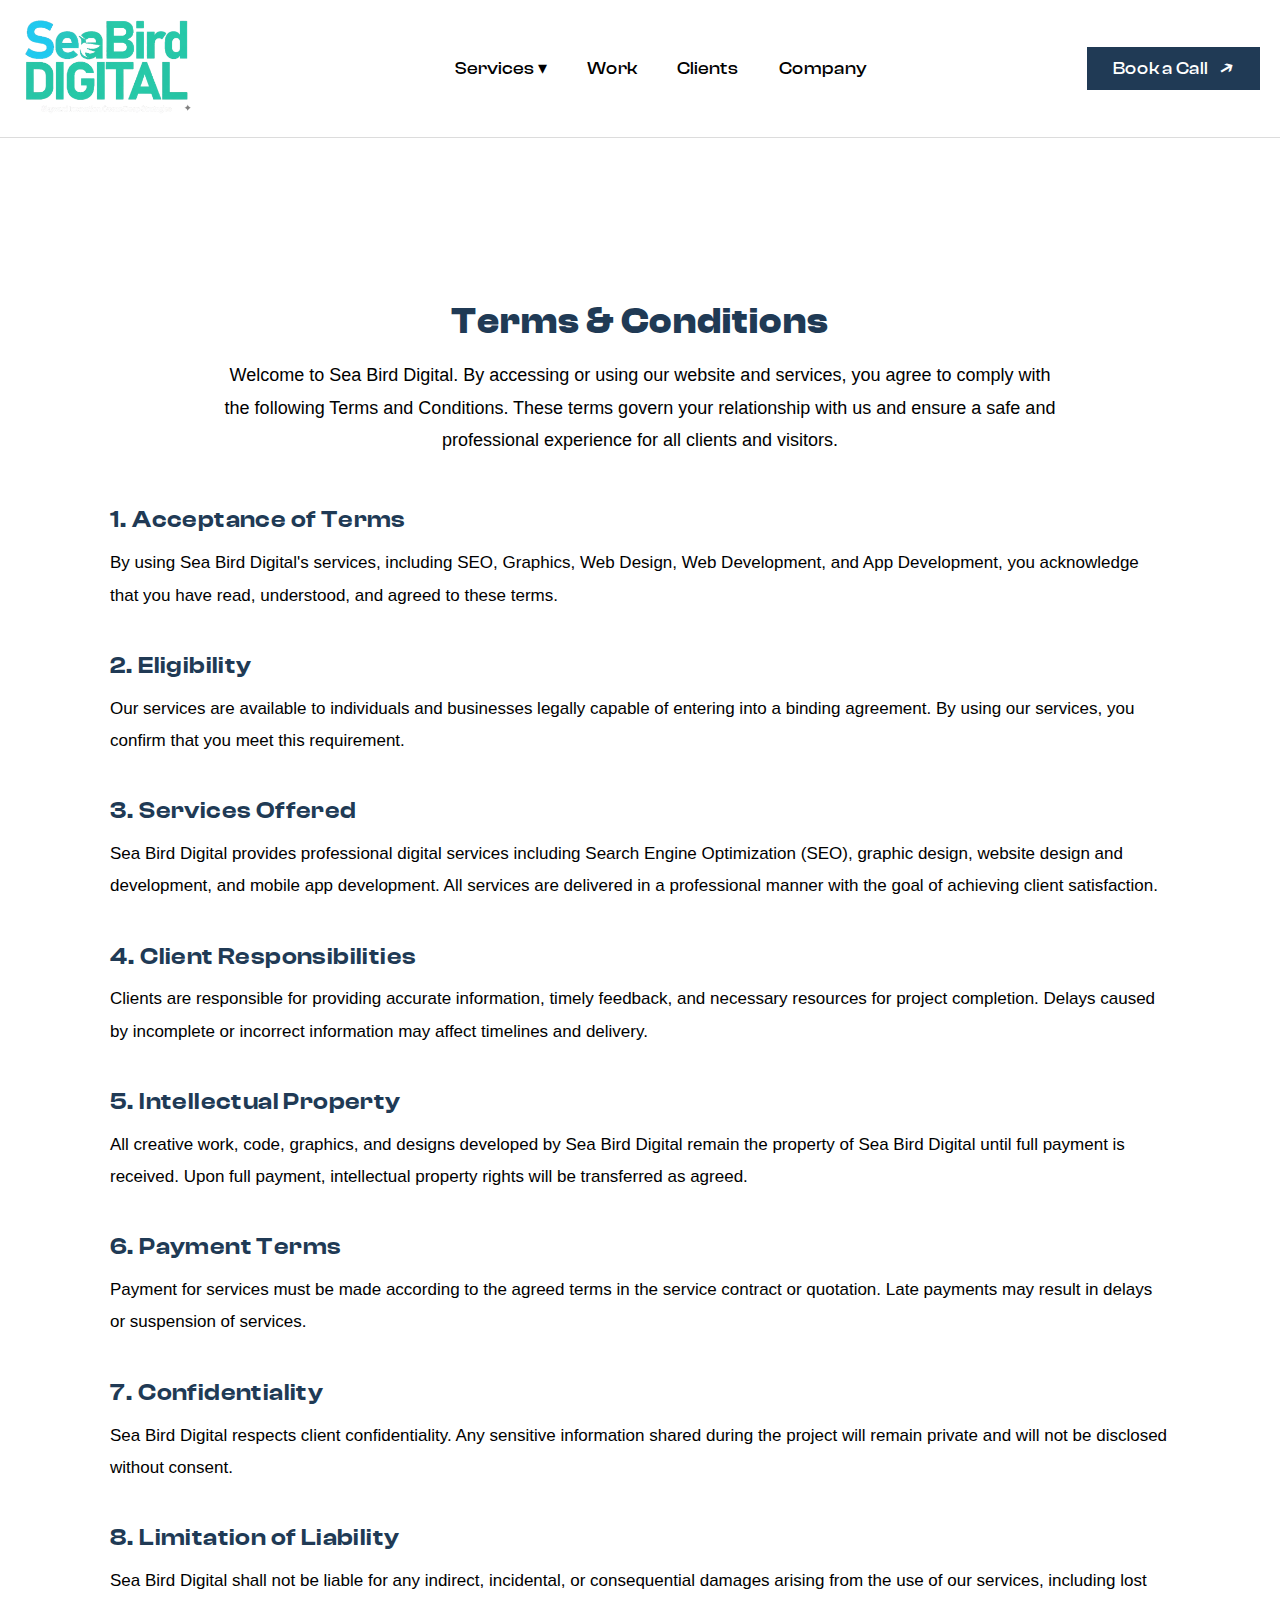
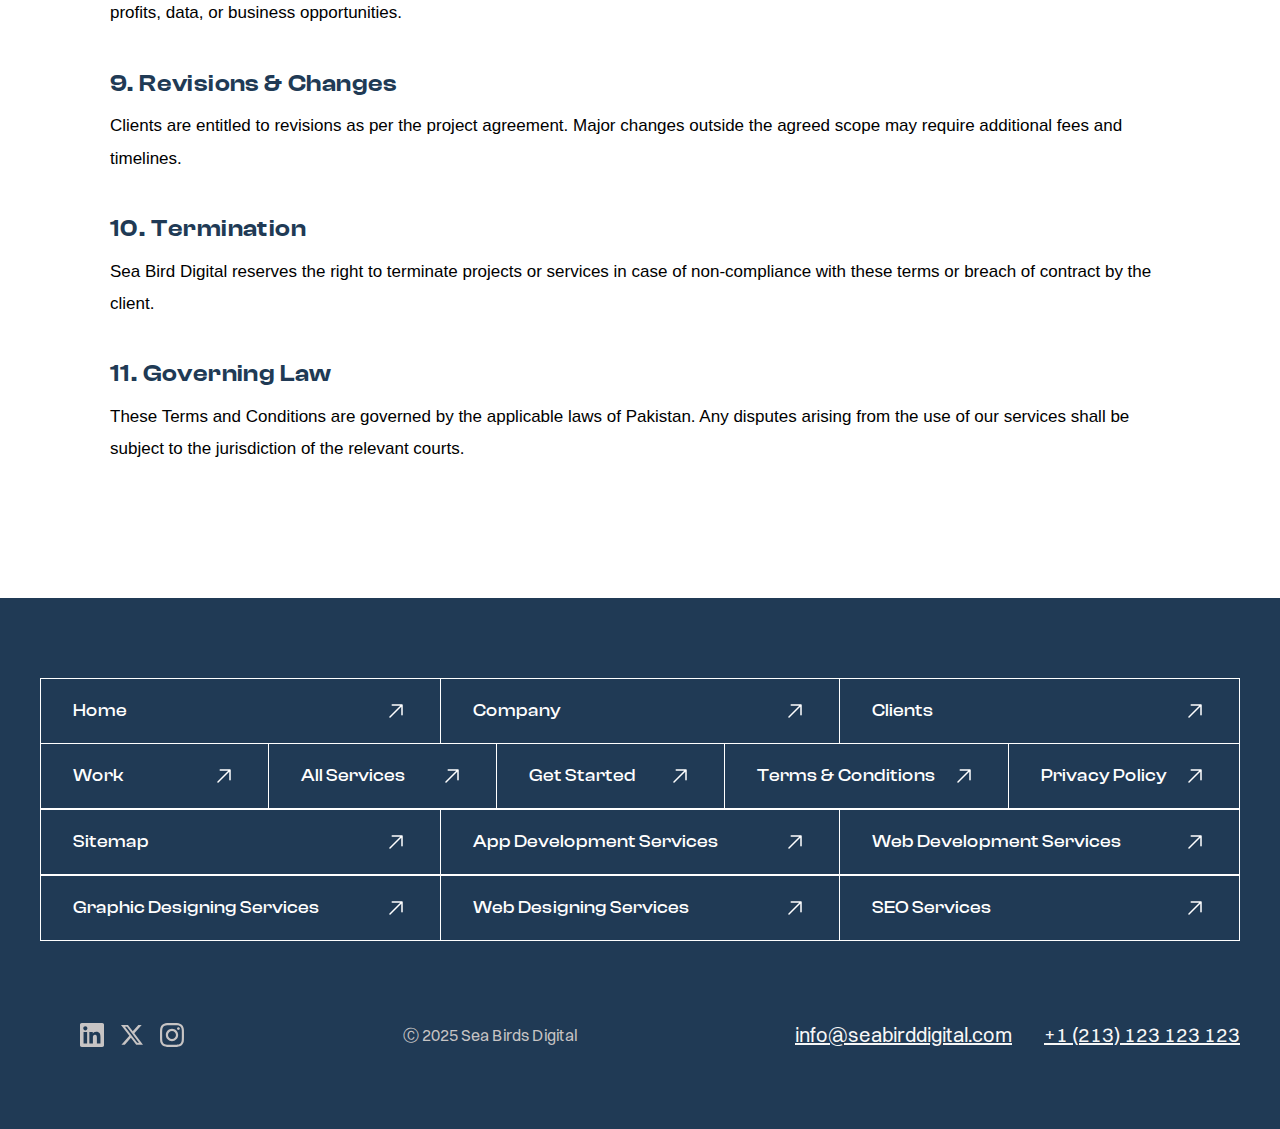
<file: terms.html>
<!DOCTYPE html>
<html lang="en-US">

<head>
    <link rel="shortcut icon" href="images/logo.png" type="image/x-icon">
    <meta charset="UTF-8">
    <script>if (navigator.userAgent.match(/MSIE|Internet Explorer/i) || navigator.userAgent.match(/Trident\/7\..*?rv:11/i)) { var href = document.location.href; if (!href.match(/[?&]nowprocket/)) { if (href.indexOf("?") == -1) { if (href.indexOf("#") == -1) { document.location.href = href + "?nowprocket=1" } else { document.location.href = href.replace("#", "?nowprocket=1#") } } else { if (href.indexOf("#") == -1) { document.location.href = href + "&nowprocket=1" } else { document.location.href = href.replace("#", "&nowprocket=1#") } } } }</script>
    <script>(() => { class RocketLazyLoadScripts { constructor() { this.v = "2.0.4", this.userEvents = ["keydown", "keyup", "mousedown", "mouseup", "mousemove", "mouseover", "mouseout", "touchmove", "touchstart", "touchend", "touchcancel", "wheel", "click", "dblclick", "input"], this.attributeEvents = ["onblur", "onclick", "oncontextmenu", "ondblclick", "onfocus", "onmousedown", "onmouseenter", "onmouseleave", "onmousemove", "onmouseout", "onmouseover", "onmouseup", "onmousewheel", "onscroll", "onsubmit"] } async t() { this.i(), this.o(), /iP(ad|hone)/.test(navigator.userAgent) && this.h(), this.u(), this.l(this), this.m(), this.k(this), this.p(this), this._(), await Promise.all([this.R(), this.L()]), this.lastBreath = Date.now(), this.S(this), this.P(), this.D(), this.O(), this.M(), await this.C(this.delayedScripts.normal), await this.C(this.delayedScripts.defer), await this.C(this.delayedScripts.async), await this.T(), await this.F(), await this.j(), await this.A(), window.dispatchEvent(new Event("rocket-allScriptsLoaded")), this.everythingLoaded = !0, this.lastTouchEnd && await new Promise(t => setTimeout(t, 500 - Date.now() + this.lastTouchEnd)), this.I(), this.H(), this.U(), this.W() } i() { this.CSPIssue = sessionStorage.getItem("rocketCSPIssue"), document.addEventListener("securitypolicyviolation", t => { this.CSPIssue || "script-src-elem" !== t.violatedDirective || "data" !== t.blockedURI || (this.CSPIssue = !0, sessionStorage.setItem("rocketCSPIssue", !0)) }, { isRocket: !0 }) } o() { window.addEventListener("pageshow", t => { this.persisted = t.persisted, this.realWindowLoadedFired = !0 }, { isRocket: !0 }), window.addEventListener("pagehide", () => { this.onFirstUserAction = null }, { isRocket: !0 }) } h() { let t; function e(e) { t = e } window.addEventListener("touchstart", e, { isRocket: !0 }), window.addEventListener("touchend", function i(o) { o.changedTouches[0] && t.changedTouches[0] && Math.abs(o.changedTouches[0].pageX - t.changedTouches[0].pageX) < 10 && Math.abs(o.changedTouches[0].pageY - t.changedTouches[0].pageY) < 10 && o.timeStamp - t.timeStamp < 200 && (window.removeEventListener("touchstart", e, { isRocket: !0 }), window.removeEventListener("touchend", i, { isRocket: !0 }), "INPUT" === o.target.tagName && "text" === o.target.type || (o.target.dispatchEvent(new TouchEvent("touchend", { target: o.target, bubbles: !0 })), o.target.dispatchEvent(new MouseEvent("mouseover", { target: o.target, bubbles: !0 })), o.target.dispatchEvent(new PointerEvent("click", { target: o.target, bubbles: !0, cancelable: !0, detail: 1, clientX: o.changedTouches[0].clientX, clientY: o.changedTouches[0].clientY })), event.preventDefault())) }, { isRocket: !0 }) } q(t) { this.userActionTriggered || ("mousemove" !== t.type || this.firstMousemoveIgnored ? "keyup" === t.type || "mouseover" === t.type || "mouseout" === t.type || (this.userActionTriggered = !0, this.onFirstUserAction && this.onFirstUserAction()) : this.firstMousemoveIgnored = !0), "click" === t.type && t.preventDefault(), t.stopPropagation(), t.stopImmediatePropagation(), "touchstart" === this.lastEvent && "touchend" === t.type && (this.lastTouchEnd = Date.now()), "click" === t.type && (this.lastTouchEnd = 0), this.lastEvent = t.type, t.composedPath && t.composedPath()[0].getRootNode() instanceof ShadowRoot && (t.rocketTarget = t.composedPath()[0]), this.savedUserEvents.push(t) } u() { this.savedUserEvents = [], this.userEventHandler = this.q.bind(this), this.userEvents.forEach(t => window.addEventListener(t, this.userEventHandler, { passive: !1, isRocket: !0 })), document.addEventListener("visibilitychange", this.userEventHandler, { isRocket: !0 }) } U() { this.userEvents.forEach(t => window.removeEventListener(t, this.userEventHandler, { passive: !1, isRocket: !0 })), document.removeEventListener("visibilitychange", this.userEventHandler, { isRocket: !0 }), this.savedUserEvents.forEach(t => { (t.rocketTarget || t.target).dispatchEvent(new window[t.constructor.name](t.type, t)) }) } m() { const t = "return false", e = Array.from(this.attributeEvents, t => "data-rocket-" + t), i = "[" + this.attributeEvents.join("],[") + "]", o = "[data-rocket-" + this.attributeEvents.join("],[data-rocket-") + "]", s = (e, i, o) => { o && o !== t && (e.setAttribute("data-rocket-" + i, o), e["rocket" + i] = new Function("event", o), e.setAttribute(i, t)) }; new MutationObserver(t => { for (const n of t) "attributes" === n.type && (n.attributeName.startsWith("data-rocket-") || this.everythingLoaded ? n.attributeName.startsWith("data-rocket-") && this.everythingLoaded && this.N(n.target, n.attributeName.substring(12)) : s(n.target, n.attributeName, n.target.getAttribute(n.attributeName))), "childList" === n.type && n.addedNodes.forEach(t => { if (t.nodeType === Node.ELEMENT_NODE) if (this.everythingLoaded) for (const i of [t, ...t.querySelectorAll(o)]) for (const t of i.getAttributeNames()) e.includes(t) && this.N(i, t.substring(12)); else for (const e of [t, ...t.querySelectorAll(i)]) for (const t of e.getAttributeNames()) this.attributeEvents.includes(t) && s(e, t, e.getAttribute(t)) }) }).observe(document, { subtree: !0, childList: !0, attributeFilter: [...this.attributeEvents, ...e] }) } I() { this.attributeEvents.forEach(t => { document.querySelectorAll("[data-rocket-" + t + "]").forEach(e => { this.N(e, t) }) }) } N(t, e) { const i = t.getAttribute("data-rocket-" + e); i && (t.setAttribute(e, i), t.removeAttribute("data-rocket-" + e)) } k(t) { Object.defineProperty(HTMLElement.prototype, "onclick", { get() { return this.rocketonclick || null }, set(e) { this.rocketonclick = e, this.setAttribute(t.everythingLoaded ? "onclick" : "data-rocket-onclick", "this.rocketonclick(event)") } }) } S(t) { function e(e, i) { let o = e[i]; e[i] = null, Object.defineProperty(e, i, { get: () => o, set(s) { t.everythingLoaded ? o = s : e["rocket" + i] = o = s } }) } e(document, "onreadystatechange"), e(window, "onload"), e(window, "onpageshow"); try { Object.defineProperty(document, "readyState", { get: () => t.rocketReadyState, set(e) { t.rocketReadyState = e }, configurable: !0 }), document.readyState = "loading" } catch (t) { console.log("WPRocket DJE readyState conflict, bypassing") } } l(t) { this.originalAddEventListener = EventTarget.prototype.addEventListener, this.originalRemoveEventListener = EventTarget.prototype.removeEventListener, this.savedEventListeners = [], EventTarget.prototype.addEventListener = function (e, i, o) { o && o.isRocket || !t.B(e, this) && !t.userEvents.includes(e) || t.B(e, this) && !t.userActionTriggered || e.startsWith("rocket-") || t.everythingLoaded ? t.originalAddEventListener.call(this, e, i, o) : (t.savedEventListeners.push({ target: this, remove: !1, type: e, func: i, options: o }), "mouseenter" !== e && "mouseleave" !== e || t.originalAddEventListener.call(this, e, t.savedUserEvents.push, o)) }, EventTarget.prototype.removeEventListener = function (e, i, o) { o && o.isRocket || !t.B(e, this) && !t.userEvents.includes(e) || t.B(e, this) && !t.userActionTriggered || e.startsWith("rocket-") || t.everythingLoaded ? t.originalRemoveEventListener.call(this, e, i, o) : t.savedEventListeners.push({ target: this, remove: !0, type: e, func: i, options: o }) } } J(t, e) { this.savedEventListeners = this.savedEventListeners.filter(i => { let o = i.type, s = i.target || window; return e !== o || t !== s || (this.B(o, s) && (i.type = "rocket-" + o), this.$(i), !1) }) } H() { EventTarget.prototype.addEventListener = this.originalAddEventListener, EventTarget.prototype.removeEventListener = this.originalRemoveEventListener, this.savedEventListeners.forEach(t => this.$(t)) } $(t) { t.remove ? this.originalRemoveEventListener.call(t.target, t.type, t.func, t.options) : this.originalAddEventListener.call(t.target, t.type, t.func, t.options) } p(t) { let e; function i(e) { return t.everythingLoaded ? e : e.split(" ").map(t => "load" === t || t.startsWith("load.") ? "rocket-jquery-load" : t).join(" ") } function o(o) { function s(e) { const s = o.fn[e]; o.fn[e] = o.fn.init.prototype[e] = function () { return this[0] === window && t.userActionTriggered && ("string" == typeof arguments[0] || arguments[0] instanceof String ? arguments[0] = i(arguments[0]) : "object" == typeof arguments[0] && Object.keys(arguments[0]).forEach(t => { const e = arguments[0][t]; delete arguments[0][t], arguments[0][i(t)] = e })), s.apply(this, arguments), this } } if (o && o.fn && !t.allJQueries.includes(o)) { const e = { DOMContentLoaded: [], "rocket-DOMContentLoaded": [] }; for (const t in e) document.addEventListener(t, () => { e[t].forEach(t => t()) }, { isRocket: !0 }); o.fn.ready = o.fn.init.prototype.ready = function (i) { function s() { parseInt(o.fn.jquery) > 2 ? setTimeout(() => i.bind(document)(o)) : i.bind(document)(o) } return "function" == typeof i && (t.realDomReadyFired ? !t.userActionTriggered || t.fauxDomReadyFired ? s() : e["rocket-DOMContentLoaded"].push(s) : e.DOMContentLoaded.push(s)), o([]) }, s("on"), s("one"), s("off"), t.allJQueries.push(o) } e = o } t.allJQueries = [], o(window.jQuery), Object.defineProperty(window, "jQuery", { get: () => e, set(t) { o(t) } }) } P() { const t = new Map; document.write = document.writeln = function (e) { const i = document.currentScript, o = document.createRange(), s = i.parentElement; let n = t.get(i); void 0 === n && (n = i.nextSibling, t.set(i, n)); const c = document.createDocumentFragment(); o.setStart(c, 0), c.appendChild(o.createContextualFragment(e)), s.insertBefore(c, n) } } async R() { return new Promise(t => { this.userActionTriggered ? t() : this.onFirstUserAction = t }) } async L() { return new Promise(t => { document.addEventListener("DOMContentLoaded", () => { this.realDomReadyFired = !0, t() }, { isRocket: !0 }) }) } async j() { return this.realWindowLoadedFired ? Promise.resolve() : new Promise(t => { window.addEventListener("load", t, { isRocket: !0 }) }) } M() { this.pendingScripts = []; this.scriptsMutationObserver = new MutationObserver(t => { for (const e of t) e.addedNodes.forEach(t => { "SCRIPT" !== t.tagName || t.noModule || t.isWPRocket || this.pendingScripts.push({ script: t, promise: new Promise(e => { const i = () => { const i = this.pendingScripts.findIndex(e => e.script === t); i >= 0 && this.pendingScripts.splice(i, 1), e() }; t.addEventListener("load", i, { isRocket: !0 }), t.addEventListener("error", i, { isRocket: !0 }), setTimeout(i, 1e3) }) }) }) }), this.scriptsMutationObserver.observe(document, { childList: !0, subtree: !0 }) } async F() { await this.X(), this.pendingScripts.length ? (await this.pendingScripts[0].promise, await this.F()) : this.scriptsMutationObserver.disconnect() } D() { this.delayedScripts = { normal: [], async: [], defer: [] }, document.querySelectorAll("script[type$=rocketlazyloadscript]").forEach(t => { t.hasAttribute("data-rocket-src") ? t.hasAttribute("async") && !1 !== t.async ? this.delayedScripts.async.push(t) : t.hasAttribute("defer") && !1 !== t.defer || "module" === t.getAttribute("data-rocket-type") ? this.delayedScripts.defer.push(t) : this.delayedScripts.normal.push(t) : this.delayedScripts.normal.push(t) }) } async _() { await this.L(); let t = []; document.querySelectorAll("script[type$=rocketlazyloadscript][data-rocket-src]").forEach(e => { let i = e.getAttribute("data-rocket-src"); if (i && !i.startsWith("data:")) { i.startsWith("//") && (i = location.protocol + i); try { const o = new URL(i).origin; o !== location.origin && t.push({ src: o, crossOrigin: e.crossOrigin || "module" === e.getAttribute("data-rocket-type") }) } catch (t) { } } }), t = [...new Map(t.map(t => [JSON.stringify(t), t])).values()], this.Y(t, "preconnect") } async G(t) { if (await this.K(), !0 !== t.noModule || !("noModule" in HTMLScriptElement.prototype)) return new Promise(e => { let i; function o() { (i || t).setAttribute("data-rocket-status", "executed"), e() } try { if (navigator.userAgent.includes("Firefox/") || "" === navigator.vendor || this.CSPIssue) i = document.createElement("script"), [...t.attributes].forEach(t => { let e = t.nodeName; "type" !== e && ("data-rocket-type" === e && (e = "type"), "data-rocket-src" === e && (e = "src"), i.setAttribute(e, t.nodeValue)) }), t.text && (i.text = t.text), t.nonce && (i.nonce = t.nonce), i.hasAttribute("src") ? (i.addEventListener("load", o, { isRocket: !0 }), i.addEventListener("error", () => { i.setAttribute("data-rocket-status", "failed-network"), e() }, { isRocket: !0 }), setTimeout(() => { i.isConnected || e() }, 1)) : (i.text = t.text, o()), i.isWPRocket = !0, t.parentNode.replaceChild(i, t); else { const i = t.getAttribute("data-rocket-type"), s = t.getAttribute("data-rocket-src"); i ? (t.type = i, t.removeAttribute("data-rocket-type")) : t.removeAttribute("type"), t.addEventListener("load", o, { isRocket: !0 }), t.addEventListener("error", i => { this.CSPIssue && i.target.src.startsWith("data:") ? (console.log("WPRocket: CSP fallback activated"), t.removeAttribute("src"), this.G(t).then(e)) : (t.setAttribute("data-rocket-status", "failed-network"), e()) }, { isRocket: !0 }), s ? (t.fetchPriority = "high", t.removeAttribute("data-rocket-src"), t.src = s) : t.src = "data:text/javascript;base64," + window.btoa(unescape(encodeURIComponent(t.text))) } } catch (i) { t.setAttribute("data-rocket-status", "failed-transform"), e() } }); t.setAttribute("data-rocket-status", "skipped") } async C(t) { const e = t.shift(); return e ? (e.isConnected && await this.G(e), this.C(t)) : Promise.resolve() } O() { this.Y([...this.delayedScripts.normal, ...this.delayedScripts.defer, ...this.delayedScripts.async], "preload") } Y(t, e) { this.trash = this.trash || []; let i = !0; var o = document.createDocumentFragment(); t.forEach(t => { const s = t.getAttribute && t.getAttribute("data-rocket-src") || t.src; if (s && !s.startsWith("data:")) { const n = document.createElement("link"); n.href = s, n.rel = e, "preconnect" !== e && (n.as = "script", n.fetchPriority = i ? "high" : "low"), t.getAttribute && "module" === t.getAttribute("data-rocket-type") && (n.crossOrigin = !0), t.crossOrigin && (n.crossOrigin = t.crossOrigin), t.integrity && (n.integrity = t.integrity), t.nonce && (n.nonce = t.nonce), o.appendChild(n), this.trash.push(n), i = !1 } }), document.head.appendChild(o) } W() { this.trash.forEach(t => t.remove()) } async T() { try { document.readyState = "interactive" } catch (t) { } this.fauxDomReadyFired = !0; try { await this.K(), this.J(document, "readystatechange"), document.dispatchEvent(new Event("rocket-readystatechange")), await this.K(), document.rocketonreadystatechange && document.rocketonreadystatechange(), await this.K(), this.J(document, "DOMContentLoaded"), document.dispatchEvent(new Event("rocket-DOMContentLoaded")), await this.K(), this.J(window, "DOMContentLoaded"), window.dispatchEvent(new Event("rocket-DOMContentLoaded")) } catch (t) { console.error(t) } } async A() { try { document.readyState = "complete" } catch (t) { } try { await this.K(), this.J(document, "readystatechange"), document.dispatchEvent(new Event("rocket-readystatechange")), await this.K(), document.rocketonreadystatechange && document.rocketonreadystatechange(), await this.K(), this.J(window, "load"), window.dispatchEvent(new Event("rocket-load")), await this.K(), window.rocketonload && window.rocketonload(), await this.K(), this.allJQueries.forEach(t => t(window).trigger("rocket-jquery-load")), await this.K(), this.J(window, "pageshow"); const t = new Event("rocket-pageshow"); t.persisted = this.persisted, window.dispatchEvent(t), await this.K(), window.rocketonpageshow && window.rocketonpageshow({ persisted: this.persisted }) } catch (t) { console.error(t) } } async K() { Date.now() - this.lastBreath > 45 && (await this.X(), this.lastBreath = Date.now()) } async X() { return document.hidden ? new Promise(t => setTimeout(t)) : new Promise(t => requestAnimationFrame(t)) } B(t, e) { return e === document && "readystatechange" === t || (e === document && "DOMContentLoaded" === t || (e === window && "DOMContentLoaded" === t || (e === window && "load" === t || e === window && "pageshow" === t))) } static run() { (new RocketLazyLoadScripts).t() } } RocketLazyLoadScripts.run() })();</script>

    <meta name="viewport" content="width=device-width, initial-scale=1">



    <title>Terms & Conditions | Sea Bird Digital</title>
    
    <style id="wp-img-auto-sizes-contain-inline-css">
        img:is([sizes=auto i], [sizes^="auto," i]) {
            contain-intrinsic-size: 3000px 1500px
        }
    </style>
    <style id="wp-block-site-logo-inline-css">
        .wp-block-site-logo {
            box-sizing: border-box;
            line-height: 0
        }
        .wp-block-site-logo a {
            display: inline-block;
            line-height: 0
        }
        .wp-block-site-logo.is-default-size img {
            height: auto;
            width: 120px
        }
        .wp-block-site-logo img {
            height: auto;
            max-width: 100%
        }
        .wp-block-site-logo a,
        .wp-block-site-logo img {
            border-radius: inherit
        }
        .wp-block-site-logo.aligncenter {
            margin-left: auto;
            margin-right: auto;
            text-align: center
        }
        :root :where(.wp-block-site-logo.is-style-rounded) {
            border-radius: 9999px
        }
    </style>
    <style id="wp-block-image-inline-css">
        .wp-block-image>a,
        .wp-block-image>figure>a {
            display: inline-block
        }
        .wp-block-image img {
            box-sizing: border-box;
            height: auto;
            max-width: 100%;
            vertical-align: bottom
        }
        @media not (prefers-reduced-motion) {
            .wp-block-image img.hide {
                visibility: hidden
            }
            .wp-block-image img.show {
                animation: show-content-image .4s
            }
        }
        .wp-block-image[style*=border-radius] img,
        .wp-block-image[style*=border-radius]>a {
            border-radius: inherit
        }
        .wp-block-image.has-custom-border img {
            box-sizing: border-box
        }
        .wp-block-image.aligncenter {
            text-align: center
        }
        .wp-block-image.alignfull>a,
        .wp-block-image.alignwide>a {
            width: 100%
        }

        .wp-block-image.alignfull img,
        .wp-block-image.alignwide img {
            height: auto;
            width: 100%
        }

        .wp-block-image .aligncenter,
        .wp-block-image .alignleft,
        .wp-block-image .alignright,
        .wp-block-image.aligncenter,
        .wp-block-image.alignleft,
        .wp-block-image.alignright {
            display: table
        }

        .wp-block-image .aligncenter>figcaption,
        .wp-block-image .alignleft>figcaption,
        .wp-block-image .alignright>figcaption,
        .wp-block-image.aligncenter>figcaption,
        .wp-block-image.alignleft>figcaption,
        .wp-block-image.alignright>figcaption {
            caption-side: bottom;
            display: table-caption
        }

        .wp-block-image .alignleft {
            float: left;
            margin: .5em 1em .5em 0
        }

        .wp-block-image .alignright {
            float: right;
            margin: .5em 0 .5em 1em
        }

        .wp-block-image .aligncenter {
            margin-left: auto;
            margin-right: auto
        }

        .wp-block-image :where(figcaption) {
            margin-bottom: 1em;
            margin-top: .5em
        }

        .wp-block-image.is-style-circle-mask img {
            border-radius: 9999px
        }

        @supports ((-webkit-mask-image:none) or (mask-image:none)) or (-webkit-mask-image:none) {
            .wp-block-image.is-style-circle-mask img {
                border-radius: 0;
                -webkit-mask-image: url('data:image/svg+xml;utf8,<svg viewBox="0 0 100 100" xmlns="http://www.w3.org/2000/svg"><circle cx="50" cy="50" r="50"/></svg>');
                mask-image: url('data:image/svg+xml;utf8,<svg viewBox="0 0 100 100" xmlns="http://www.w3.org/2000/svg"><circle cx="50" cy="50" r="50"/></svg>');
                mask-mode: alpha;
                -webkit-mask-position: center;
                mask-position: center;
                -webkit-mask-repeat: no-repeat;
                mask-repeat: no-repeat;
                -webkit-mask-size: contain;
                mask-size: contain
            }
        }

        :root :where(.wp-block-image.is-style-rounded img, .wp-block-image .is-style-rounded img) {
            border-radius: 9999px
        }

        .wp-block-image figure {
            margin: 0
        }

        .wp-lightbox-container {
            display: flex;
            flex-direction: column;
            position: relative
        }

        .wp-lightbox-container img {
            cursor: zoom-in
        }

        .wp-lightbox-container img:hover+button {
            opacity: 1
        }

        .wp-lightbox-container button {
            align-items: center;
            backdrop-filter: blur(16px) saturate(180%);
            background-color: #5a5a5a40;
            border: none;
            border-radius: 4px;
            cursor: zoom-in;
            display: flex;
            height: 20px;
            justify-content: center;
            opacity: 0;
            padding: 0;
            position: absolute;
            right: 16px;
            text-align: center;
            top: 16px;
            width: 20px;
            z-index: 100
        }

        @media not (prefers-reduced-motion) {
            .wp-lightbox-container button {
                transition: opacity .2s ease
            }
        }

        .wp-lightbox-container button:focus-visible {
            outline: 3px auto #5a5a5a40;
            outline: 3px auto -webkit-focus-ring-color;
            outline-offset: 3px
        }

        .wp-lightbox-container button:hover {
            cursor: pointer;
            opacity: 1
        }

        .wp-lightbox-container button:focus {
            opacity: 1
        }

        .wp-lightbox-container button:focus,
        .wp-lightbox-container button:hover,
        .wp-lightbox-container button:not(:hover):not(:active):not(.has-background) {
            background-color: #5a5a5a40;
            border: none
        }

        .wp-lightbox-overlay {
            box-sizing: border-box;
            cursor: zoom-out;
            height: 100vh;
            left: 0;
            overflow: hidden;
            position: fixed;
            top: 0;
            visibility: hidden;
            width: 100%;
            z-index: 100000
        }

        .wp-lightbox-overlay .close-button {
            align-items: center;
            cursor: pointer;
            display: flex;
            justify-content: center;
            min-height: 40px;
            min-width: 40px;
            padding: 0;
            position: absolute;
            right: calc(env(safe-area-inset-right) + 16px);
            top: calc(env(safe-area-inset-top) + 16px);
            z-index: 5000000
        }

        .wp-lightbox-overlay .close-button:focus,
        .wp-lightbox-overlay .close-button:hover,
        .wp-lightbox-overlay .close-button:not(:hover):not(:active):not(.has-background) {
            background: none;
            border: none
        }

        .wp-lightbox-overlay .lightbox-image-container {
            height: var(--wp--lightbox-container-height);
            left: 50%;
            overflow: hidden;
            position: absolute;
            top: 50%;
            transform: translate(-50%, -50%);
            transform-origin: top left;
            width: var(--wp--lightbox-container-width);
            z-index: 9999999999
        }

        .wp-lightbox-overlay .wp-block-image {
            align-items: center;
            box-sizing: border-box;
            display: flex;
            height: 100%;
            justify-content: center;
            margin: 0;
            position: relative;
            transform-origin: 0 0;
            width: 100%;
            z-index: 3000000
        }

        .wp-lightbox-overlay .wp-block-image img {
            height: var(--wp--lightbox-image-height);
            min-height: var(--wp--lightbox-image-height);
            min-width: var(--wp--lightbox-image-width);
            width: var(--wp--lightbox-image-width)
        }

        .wp-lightbox-overlay .wp-block-image figcaption {
            display: none
        }

        .wp-lightbox-overlay button {
            background: none;
            border: none
        }

        .wp-lightbox-overlay .scrim {
            background-color: #fff;
            height: 100%;
            opacity: .9;
            position: absolute;
            width: 100%;
            z-index: 2000000
        }

        .wp-lightbox-overlay.active {
            visibility: visible
        }

        @media not (prefers-reduced-motion) {
            .wp-lightbox-overlay.active {
                animation: turn-on-visibility .25s both
            }

            .wp-lightbox-overlay.active img {
                animation: turn-on-visibility .35s both
            }

            .wp-lightbox-overlay.show-closing-animation:not(.active) {
                animation: turn-off-visibility .35s both
            }

            .wp-lightbox-overlay.show-closing-animation:not(.active) img {
                animation: turn-off-visibility .25s both
            }

            .wp-lightbox-overlay.zoom.active {
                animation: none;
                opacity: 1;
                visibility: visible
            }

            .wp-lightbox-overlay.zoom.active .lightbox-image-container {
                animation: lightbox-zoom-in .4s
            }

            .wp-lightbox-overlay.zoom.active .lightbox-image-container img {
                animation: none
            }

            .wp-lightbox-overlay.zoom.active .scrim {
                animation: turn-on-visibility .4s forwards
            }

            .wp-lightbox-overlay.zoom.show-closing-animation:not(.active) {
                animation: none
            }

            .wp-lightbox-overlay.zoom.show-closing-animation:not(.active) .lightbox-image-container {
                animation: lightbox-zoom-out .4s
            }

            .wp-lightbox-overlay.zoom.show-closing-animation:not(.active) .lightbox-image-container img {
                animation: none
            }

            .wp-lightbox-overlay.zoom.show-closing-animation:not(.active) .scrim {
                animation: turn-off-visibility .4s forwards
            }
        }

        @keyframes show-content-image {
            0% {
                visibility: hidden
            }

            99% {
                visibility: hidden
            }

            to {
                visibility: visible
            }
        }

        @keyframes turn-on-visibility {
            0% {
                opacity: 0
            }

            to {
                opacity: 1
            }
        }

        @keyframes turn-off-visibility {
            0% {
                opacity: 1;
                visibility: visible
            }

            99% {
                opacity: 0;
                visibility: visible
            }

            to {
                opacity: 0;
                visibility: hidden
            }
        }

        @keyframes lightbox-zoom-in {
            0% {
                transform: translate(calc((-100vw + var(--wp--lightbox-scrollbar-width))/2 + var(--wp--lightbox-initial-left-position)), calc(-50vh + var(--wp--lightbox-initial-top-position))) scale(var(--wp--lightbox-scale))
            }

            to {
                transform: translate(-50%, -50%) scale(1)
            }
        }

        @keyframes lightbox-zoom-out {
            0% {
                transform: translate(-50%, -50%) scale(1);
                visibility: visible
            }

            99% {
                visibility: visible
            }

            to {
                transform: translate(calc((-100vw + var(--wp--lightbox-scrollbar-width))/2 + var(--wp--lightbox-initial-left-position)), calc(-50vh + var(--wp--lightbox-initial-top-position))) scale(var(--wp--lightbox-scale));
                visibility: hidden
            }
        }
    </style>
    <style id="wp-block-group-inline-css">
        .wp-block-group {
            box-sizing: border-box
        }

        :where(.wp-block-group.wp-block-group-is-layout-constrained) {
            position: relative
        }
    </style>
    <style id="wp-block-navigation-link-inline-css">
        .wp-block-navigation .wp-block-navigation-item__label {
            overflow-wrap: break-word
        }

        .wp-block-navigation .wp-block-navigation-item__description {
            display: none
        }

        .link-ui-tools {
            outline: 1px solid #f0f0f0;
            padding: 8px
        }

        .link-ui-block-inserter {
            padding-top: 8px
        }

        .link-ui-block-inserter__back {
            margin-left: 8px;
            text-transform: uppercase
        }
    </style>
    <link rel="stylesheet" id="wp-block-navigation-css" href="css/style.min.css" media="all">
    <style id="wp-block-button-inline-css">
        .wp-block-button__link {
            align-content: center;
            box-sizing: border-box;
            cursor: pointer;
            display: inline-block;
            height: 100%;
            text-align: center;
            word-break: break-word
        }

        .wp-block-button__link.aligncenter {
            text-align: center
        }

        .wp-block-button__link.alignright {
            text-align: right
        }

        :where(.wp-block-button__link) {
            border-radius: 9999px;
            box-shadow: none;
            padding: calc(.667em + 2px) calc(1.333em + 2px);
            text-decoration: none
        }

        .wp-block-button[style*=text-decoration] .wp-block-button__link {
            text-decoration: inherit
        }

        .wp-block-buttons>.wp-block-button.has-custom-width {
            max-width: none
        }

        .wp-block-buttons>.wp-block-button.has-custom-width .wp-block-button__link {
            width: 100%
        }

        .wp-block-buttons>.wp-block-button.has-custom-font-size .wp-block-button__link {
            font-size: inherit
        }

        .wp-block-buttons>.wp-block-button.wp-block-button__width-25 {
            width: calc(25% - var(--wp--style--block-gap, .5em)*.75)
        }

        .wp-block-buttons>.wp-block-button.wp-block-button__width-50 {
            width: calc(50% - var(--wp--style--block-gap, .5em)*.5)
        }

        .wp-block-buttons>.wp-block-button.wp-block-button__width-75 {
            width: calc(75% - var(--wp--style--block-gap, .5em)*.25)
        }

        .wp-block-buttons>.wp-block-button.wp-block-button__width-100 {
            flex-basis: 100%;
            width: 100%
        }

        .wp-block-buttons.is-vertical>.wp-block-button.wp-block-button__width-25 {
            width: 25%
        }

        .wp-block-buttons.is-vertical>.wp-block-button.wp-block-button__width-50 {
            width: 50%
        }

        .wp-block-buttons.is-vertical>.wp-block-button.wp-block-button__width-75 {
            width: 75%
        }

        .wp-block-button.is-style-squared,
        .wp-block-button__link.wp-block-button.is-style-squared {
            border-radius: 0
        }

        .wp-block-button.no-border-radius,
        .wp-block-button__link.no-border-radius {
            border-radius: 0 !important
        }

        :root :where(.wp-block-button .wp-block-button__link.is-style-outline),
        :root :where(.wp-block-button.is-style-outline>.wp-block-button__link) {
            border: 2px solid;
            padding: .667em 1.333em
        }

        :root :where(.wp-block-button .wp-block-button__link.is-style-outline:not(.has-text-color)),
        :root :where(.wp-block-button.is-style-outline>.wp-block-button__link:not(.has-text-color)) {
            color: currentColor
        }

        :root :where(.wp-block-button .wp-block-button__link.is-style-outline:not(.has-background)),
        :root :where(.wp-block-button.is-style-outline>.wp-block-button__link:not(.has-background)) {
            background-color: initial;
            background-image: none
        }
    </style>
    <style id="wp-block-buttons-inline-css">
        .wp-block-buttons {
            box-sizing: border-box
        }

        .wp-block-buttons.is-vertical {
            flex-direction: column
        }

        .wp-block-buttons.is-vertical>.wp-block-button:last-child {
            margin-bottom: 0
        }

        .wp-block-buttons>.wp-block-button {
            display: inline-block;
            margin: 0
        }

        .wp-block-buttons.is-content-justification-left {
            justify-content: flex-start
        }

        .wp-block-buttons.is-content-justification-left.is-vertical {
            align-items: flex-start
        }

        .wp-block-buttons.is-content-justification-center {
            justify-content: center
        }

        .wp-block-buttons.is-content-justification-center.is-vertical {
            align-items: center
        }

        .wp-block-buttons.is-content-justification-right {
            justify-content: flex-end
        }

        .wp-block-buttons.is-content-justification-right.is-vertical {
            align-items: flex-end
        }

        .wp-block-buttons.is-content-justification-space-between {
            justify-content: space-between
        }

        .wp-block-buttons.aligncenter {
            text-align: center
        }

        .wp-block-buttons:not(.is-content-justification-space-between, .is-content-justification-right, .is-content-justification-left, .is-content-justification-center) .wp-block-button.aligncenter {
            margin-left: auto;
            margin-right: auto;
            width: 100%
        }

        .wp-block-buttons[style*=text-decoration] .wp-block-button,
        .wp-block-buttons[style*=text-decoration] .wp-block-button__link {
            text-decoration: inherit
        }

        .wp-block-buttons.has-custom-font-size .wp-block-button__link {
            font-size: inherit
        }

        .wp-block-buttons .wp-block-button__link {
            width: 100%
        }

        .wp-block-button.aligncenter {
            text-align: center
        }
    </style>
    <style id="wp-block-heading-inline-css">
        h1:where(.wp-block-heading).has-background,
        h2:where(.wp-block-heading).has-background,
        h3:where(.wp-block-heading).has-background,
        h4:where(.wp-block-heading).has-background,
        h5:where(.wp-block-heading).has-background,
        h6:where(.wp-block-heading).has-background {
            padding: 1.25em 2.375em
        }

        h1.has-text-align-left[style*=writing-mode]:where([style*=vertical-lr]),
        h1.has-text-align-right[style*=writing-mode]:where([style*=vertical-rl]),
        h2.has-text-align-left[style*=writing-mode]:where([style*=vertical-lr]),
        h2.has-text-align-right[style*=writing-mode]:where([style*=vertical-rl]),
        h3.has-text-align-left[style*=writing-mode]:where([style*=vertical-lr]),
        h3.has-text-align-right[style*=writing-mode]:where([style*=vertical-rl]),
        h4.has-text-align-left[style*=writing-mode]:where([style*=vertical-lr]),
        h4.has-text-align-right[style*=writing-mode]:where([style*=vertical-rl]),
        h5.has-text-align-left[style*=writing-mode]:where([style*=vertical-lr]),
        h5.has-text-align-right[style*=writing-mode]:where([style*=vertical-rl]),
        h6.has-text-align-left[style*=writing-mode]:where([style*=vertical-lr]),
        h6.has-text-align-right[style*=writing-mode]:where([style*=vertical-rl]) {
            rotate: 180deg
        }
    </style>
    <style id="wp-block-paragraph-inline-css">
        .is-small-text {
            font-size: .875em
        }

        .is-regular-text {
            font-size: 1em
        }

        .is-large-text {
            font-size: 2.25em
        }

        .is-larger-text {
            font-size: 3em
        }

        .has-drop-cap:not(:focus):first-letter {
            float: left;
            font-size: 8.4em;
            font-style: normal;
            font-weight: 100;
            line-height: .68;
            margin: .05em .1em 0 0;
            text-transform: uppercase
        }

        body.rtl .has-drop-cap:not(:focus):first-letter {
            float: none;
            margin-left: .1em
        }

        p.has-drop-cap.has-background {
            overflow: hidden
        }

        :root :where(p.has-background) {
            padding: 1.25em 2.375em
        }

        :where(p.has-text-color:not(.has-link-color)) a {
            color: inherit
        }

        p.has-text-align-left[style*="writing-mode:vertical-lr"],
        p.has-text-align-right[style*="writing-mode:vertical-rl"] {
            rotate: 180deg
        }
    </style>
    <style id="wp-block-video-inline-css">
        .wp-block-video {
            box-sizing: border-box
        }

        .wp-block-video video {
            height: auto;
            vertical-align: middle;
            width: 100%
        }

        @supports (position:sticky) {
            .wp-block-video [poster] {
                object-fit: cover
            }
        }

        .wp-block-video.aligncenter {
            text-align: center
        }

        .wp-block-video :where(figcaption) {
            margin-bottom: 1em;
            margin-top: .5em
        }
    </style>
    <style id="wp-block-columns-inline-css">
        .wp-block-columns {
            box-sizing: border-box;
            display: flex;
            flex-wrap: wrap !important
        }

        @media (min-width:782px) {
            .wp-block-columns {
                flex-wrap: nowrap !important
            }
        }

        .wp-block-columns {
            align-items: normal !important
        }

        .wp-block-columns.are-vertically-aligned-top {
            align-items: flex-start
        }

        .wp-block-columns.are-vertically-aligned-center {
            align-items: center
        }

        .wp-block-columns.are-vertically-aligned-bottom {
            align-items: flex-end
        }

        @media (max-width:781px) {
            .wp-block-columns:not(.is-not-stacked-on-mobile)>.wp-block-column {
                flex-basis: 100% !important
            }
        }

        @media (min-width:782px) {
            .wp-block-columns:not(.is-not-stacked-on-mobile)>.wp-block-column {
                flex-basis: 0;
                flex-grow: 1
            }

            .wp-block-columns:not(.is-not-stacked-on-mobile)>.wp-block-column[style*=flex-basis] {
                flex-grow: 0
            }
        }

        .wp-block-columns.is-not-stacked-on-mobile {
            flex-wrap: nowrap !important
        }

        .wp-block-columns.is-not-stacked-on-mobile>.wp-block-column {
            flex-basis: 0;
            flex-grow: 1
        }

        .wp-block-columns.is-not-stacked-on-mobile>.wp-block-column[style*=flex-basis] {
            flex-grow: 0
        }

        :where(.wp-block-columns) {
            margin-bottom: 1.75em
        }

        :where(.wp-block-columns.has-background) {
            padding: 1.25em 2.375em
        }

        .wp-block-column {
            flex-grow: 1;
            min-width: 0;
            overflow-wrap: break-word;
            word-break: break-word
        }

        .wp-block-column.is-vertically-aligned-top {
            align-self: flex-start
        }

        .wp-block-column.is-vertically-aligned-center {
            align-self: center
        }

        .wp-block-column.is-vertically-aligned-bottom {
            align-self: flex-end
        }

        .wp-block-column.is-vertically-aligned-stretch {
            align-self: stretch
        }

        .wp-block-column.is-vertically-aligned-bottom,
        .wp-block-column.is-vertically-aligned-center,
        .wp-block-column.is-vertically-aligned-top {
            width: 100%
        }
    </style>
    <style id="wp-block-separator-inline-css">
        @charset "UTF-8";

        .wp-block-separator {
            border: none;
            border-top: 2px solid
        }

        :root :where(.wp-block-separator.is-style-dots) {
            height: auto;
            line-height: 1;
            text-align: center
        }

        :root :where(.wp-block-separator.is-style-dots):before {
            color: currentColor;
            content: "···";
            font-family: serif;
            font-size: 1.5em;
            letter-spacing: 2em;
            padding-left: 2em
        }

        .wp-block-separator.is-style-dots {
            background: none !important;
            border: none !important
        }
    </style>
    <style id="wp-block-post-content-inline-css">
        .wp-block-post-content {
            display: flow-root
        }
    </style>
    <style id="wp-block-social-links-inline-css">
        .wp-block-social-links {
            background: none;
            box-sizing: border-box;
            margin-left: 0;
            padding-left: 0;
            padding-right: 0;
            text-indent: 0
        }

        .wp-block-social-links .wp-social-link a,
        .wp-block-social-links .wp-social-link a:hover {
            border-bottom: 0;
            box-shadow: none;
            text-decoration: none
        }

        .wp-block-social-links .wp-social-link svg {
            height: 1em;
            width: 1em
        }

        .wp-block-social-links .wp-social-link span:not(.screen-reader-text) {
            font-size: .65em;
            margin-left: .5em;
            margin-right: .5em
        }

        .wp-block-social-links.has-small-icon-size {
            font-size: 16px
        }

        .wp-block-social-links,
        .wp-block-social-links.has-normal-icon-size {
            font-size: 24px
        }

        .wp-block-social-links.has-large-icon-size {
            font-size: 36px
        }

        .wp-block-social-links.has-huge-icon-size {
            font-size: 48px
        }

        .wp-block-social-links.aligncenter {
            display: flex;
            justify-content: center
        }

        .wp-block-social-links.alignright {
            justify-content: flex-end
        }

        .wp-block-social-link {
            border-radius: 9999px;
            display: block
        }

        @media not (prefers-reduced-motion) {
            .wp-block-social-link {
                transition: transform .1s ease
            }
        }

        .wp-block-social-link {
            height: auto
        }

        .wp-block-social-link a {
            align-items: center;
            display: flex;
            line-height: 0
        }

        .wp-block-social-link:hover {
            transform: scale(1.1)
        }

        .wp-block-social-links .wp-block-social-link.wp-social-link {
            display: inline-block;
            margin: 0;
            padding: 0
        }

        .wp-block-social-links .wp-block-social-link.wp-social-link .wp-block-social-link-anchor,
        .wp-block-social-links .wp-block-social-link.wp-social-link .wp-block-social-link-anchor svg,
        .wp-block-social-links .wp-block-social-link.wp-social-link .wp-block-social-link-anchor:active,
        .wp-block-social-links .wp-block-social-link.wp-social-link .wp-block-social-link-anchor:hover,
        .wp-block-social-links .wp-block-social-link.wp-social-link .wp-block-social-link-anchor:visited {
            color: currentColor;
            fill: currentColor
        }

        :where(.wp-block-social-links:not(.is-style-logos-only)) .wp-social-link {
            background-color: #f0f0f0;
            color: #444
        }

        :where(.wp-block-social-links:not(.is-style-logos-only)) .wp-social-link-amazon {
            background-color: #f90;
            color: #fff
        }

        :where(.wp-block-social-links:not(.is-style-logos-only)) .wp-social-link-bandcamp {
            background-color: #1ea0c3;
            color: #fff
        }

        :where(.wp-block-social-links:not(.is-style-logos-only)) .wp-social-link-behance {
            background-color: #0757fe;
            color: #fff
        }

        :where(.wp-block-social-links:not(.is-style-logos-only)) .wp-social-link-bluesky {
            background-color: #0a7aff;
            color: #fff
        }

        :where(.wp-block-social-links:not(.is-style-logos-only)) .wp-social-link-codepen {
            background-color: #1e1f26;
            color: #fff
        }

        :where(.wp-block-social-links:not(.is-style-logos-only)) .wp-social-link-deviantart {
            background-color: #02e49b;
            color: #fff
        }

        :where(.wp-block-social-links:not(.is-style-logos-only)) .wp-social-link-discord {
            background-color: #5865f2;
            color: #fff
        }

        :where(.wp-block-social-links:not(.is-style-logos-only)) .wp-social-link-dribbble {
            background-color: #e94c89;
            color: #fff
        }

        :where(.wp-block-social-links:not(.is-style-logos-only)) .wp-social-link-dropbox {
            background-color: #4280ff;
            color: #fff
        }

        :where(.wp-block-social-links:not(.is-style-logos-only)) .wp-social-link-etsy {
            background-color: #f45800;
            color: #fff
        }

        :where(.wp-block-social-links:not(.is-style-logos-only)) .wp-social-link-facebook {
            background-color: #0866ff;
            color: #fff
        }

        :where(.wp-block-social-links:not(.is-style-logos-only)) .wp-social-link-fivehundredpx {
            background-color: #000;
            color: #fff
        }

        :where(.wp-block-social-links:not(.is-style-logos-only)) .wp-social-link-flickr {
            background-color: #0461dd;
            color: #fff
        }

        :where(.wp-block-social-links:not(.is-style-logos-only)) .wp-social-link-foursquare {
            background-color: #e65678;
            color: #fff
        }

        :where(.wp-block-social-links:not(.is-style-logos-only)) .wp-social-link-github {
            background-color: #24292d;
            color: #fff
        }

        :where(.wp-block-social-links:not(.is-style-logos-only)) .wp-social-link-goodreads {
            background-color: #eceadd;
            color: #382110
        }

        :where(.wp-block-social-links:not(.is-style-logos-only)) .wp-social-link-google {
            background-color: #ea4434;
            color: #fff
        }

        :where(.wp-block-social-links:not(.is-style-logos-only)) .wp-social-link-gravatar {
            background-color: #1d4fc4;
            color: #fff
        }

        :where(.wp-block-social-links:not(.is-style-logos-only)) .wp-social-link-instagram {
            background-color: #f00075;
            color: #fff
        }

        :where(.wp-block-social-links:not(.is-style-logos-only)) .wp-social-link-lastfm {
            background-color: #e21b24;
            color: #fff
        }

        :where(.wp-block-social-links:not(.is-style-logos-only)) .wp-social-link-linkedin {
            background-color: #0d66c2;
            color: #fff
        }

        :where(.wp-block-social-links:not(.is-style-logos-only)) .wp-social-link-mastodon {
            background-color: #3288d4;
            color: #fff
        }

        :where(.wp-block-social-links:not(.is-style-logos-only)) .wp-social-link-medium {
            background-color: #000;
            color: #fff
        }

        :where(.wp-block-social-links:not(.is-style-logos-only)) .wp-social-link-meetup {
            background-color: #f6405f;
            color: #fff
        }

        :where(.wp-block-social-links:not(.is-style-logos-only)) .wp-social-link-patreon {
            background-color: #000;
            color: #fff
        }

        :where(.wp-block-social-links:not(.is-style-logos-only)) .wp-social-link-pinterest {
            background-color: #e60122;
            color: #fff
        }

        :where(.wp-block-social-links:not(.is-style-logos-only)) .wp-social-link-pocket {
            background-color: #ef4155;
            color: #fff
        }

        :where(.wp-block-social-links:not(.is-style-logos-only)) .wp-social-link-reddit {
            background-color: #ff4500;
            color: #fff
        }

        :where(.wp-block-social-links:not(.is-style-logos-only)) .wp-social-link-skype {
            background-color: #0478d7;
            color: #fff
        }

        :where(.wp-block-social-links:not(.is-style-logos-only)) .wp-social-link-snapchat {
            background-color: #fefc00;
            color: #fff;
            stroke: #000
        }

        :where(.wp-block-social-links:not(.is-style-logos-only)) .wp-social-link-soundcloud {
            background-color: #ff5600;
            color: #fff
        }

        :where(.wp-block-social-links:not(.is-style-logos-only)) .wp-social-link-spotify {
            background-color: #1bd760;
            color: #fff
        }

        :where(.wp-block-social-links:not(.is-style-logos-only)) .wp-social-link-telegram {
            background-color: #2aabee;
            color: #fff
        }

        :where(.wp-block-social-links:not(.is-style-logos-only)) .wp-social-link-threads {
            background-color: #000;
            color: #fff
        }

        :where(.wp-block-social-links:not(.is-style-logos-only)) .wp-social-link-tiktok {
            background-color: #000;
            color: #fff
        }

        :where(.wp-block-social-links:not(.is-style-logos-only)) .wp-social-link-tumblr {
            background-color: #011835;
            color: #fff
        }

        :where(.wp-block-social-links:not(.is-style-logos-only)) .wp-social-link-twitch {
            background-color: #6440a4;
            color: #fff
        }

        :where(.wp-block-social-links:not(.is-style-logos-only)) .wp-social-link-twitter {
            background-color: #1da1f2;
            color: #fff
        }

        :where(.wp-block-social-links:not(.is-style-logos-only)) .wp-social-link-vimeo {
            background-color: #1eb7ea;
            color: #fff
        }

        :where(.wp-block-social-links:not(.is-style-logos-only)) .wp-social-link-vk {
            background-color: #4680c2;
            color: #fff
        }

        :where(.wp-block-social-links:not(.is-style-logos-only)) .wp-social-link-wordpress {
            background-color: #3499cd;
            color: #fff
        }

        :where(.wp-block-social-links:not(.is-style-logos-only)) .wp-social-link-whatsapp {
            background-color: #25d366;
            color: #fff
        }

        :where(.wp-block-social-links:not(.is-style-logos-only)) .wp-social-link-x {
            background-color: #000;
            color: #fff
        }

        :where(.wp-block-social-links:not(.is-style-logos-only)) .wp-social-link-yelp {
            background-color: #d32422;
            color: #fff
        }

        :where(.wp-block-social-links:not(.is-style-logos-only)) .wp-social-link-youtube {
            background-color: red;
            color: #fff
        }

        :where(.wp-block-social-links.is-style-logos-only) .wp-social-link {
            background: none
        }

        :where(.wp-block-social-links.is-style-logos-only) .wp-social-link svg {
            height: 1.25em;
            width: 1.25em
        }

        :where(.wp-block-social-links.is-style-logos-only) .wp-social-link-amazon {
            color: #f90
        }

        :where(.wp-block-social-links.is-style-logos-only) .wp-social-link-bandcamp {
            color: #1ea0c3
        }

        :where(.wp-block-social-links.is-style-logos-only) .wp-social-link-behance {
            color: #0757fe
        }

        :where(.wp-block-social-links.is-style-logos-only) .wp-social-link-bluesky {
            color: #0a7aff
        }

        :where(.wp-block-social-links.is-style-logos-only) .wp-social-link-codepen {
            color: #1e1f26
        }

        :where(.wp-block-social-links.is-style-logos-only) .wp-social-link-deviantart {
            color: #02e49b
        }

        :where(.wp-block-social-links.is-style-logos-only) .wp-social-link-discord {
            color: #5865f2
        }

        :where(.wp-block-social-links.is-style-logos-only) .wp-social-link-dribbble {
            color: #e94c89
        }

        :where(.wp-block-social-links.is-style-logos-only) .wp-social-link-dropbox {
            color: #4280ff
        }

        :where(.wp-block-social-links.is-style-logos-only) .wp-social-link-etsy {
            color: #f45800
        }

        :where(.wp-block-social-links.is-style-logos-only) .wp-social-link-facebook {
            color: #0866ff
        }

        :where(.wp-block-social-links.is-style-logos-only) .wp-social-link-fivehundredpx {
            color: #000
        }

        :where(.wp-block-social-links.is-style-logos-only) .wp-social-link-flickr {
            color: #0461dd
        }

        :where(.wp-block-social-links.is-style-logos-only) .wp-social-link-foursquare {
            color: #e65678
        }

        :where(.wp-block-social-links.is-style-logos-only) .wp-social-link-github {
            color: #24292d
        }

        :where(.wp-block-social-links.is-style-logos-only) .wp-social-link-goodreads {
            color: #382110
        }

        :where(.wp-block-social-links.is-style-logos-only) .wp-social-link-google {
            color: #ea4434
        }

        :where(.wp-block-social-links.is-style-logos-only) .wp-social-link-gravatar {
            color: #1d4fc4
        }

        :where(.wp-block-social-links.is-style-logos-only) .wp-social-link-instagram {
            color: #f00075
        }

        :where(.wp-block-social-links.is-style-logos-only) .wp-social-link-lastfm {
            color: #e21b24
        }

        :where(.wp-block-social-links.is-style-logos-only) .wp-social-link-linkedin {
            color: #0d66c2
        }

        :where(.wp-block-social-links.is-style-logos-only) .wp-social-link-mastodon {
            color: #3288d4
        }

        :where(.wp-block-social-links.is-style-logos-only) .wp-social-link-medium {
            color: #000
        }

        :where(.wp-block-social-links.is-style-logos-only) .wp-social-link-meetup {
            color: #f6405f
        }

        :where(.wp-block-social-links.is-style-logos-only) .wp-social-link-patreon {
            color: #000
        }

        :where(.wp-block-social-links.is-style-logos-only) .wp-social-link-pinterest {
            color: #e60122
        }

        :where(.wp-block-social-links.is-style-logos-only) .wp-social-link-pocket {
            color: #ef4155
        }

        :where(.wp-block-social-links.is-style-logos-only) .wp-social-link-reddit {
            color: #ff4500
        }

        :where(.wp-block-social-links.is-style-logos-only) .wp-social-link-skype {
            color: #0478d7
        }

        :where(.wp-block-social-links.is-style-logos-only) .wp-social-link-snapchat {
            color: #fff;
            stroke: #000
        }

        :where(.wp-block-social-links.is-style-logos-only) .wp-social-link-soundcloud {
            color: #ff5600
        }

        :where(.wp-block-social-links.is-style-logos-only) .wp-social-link-spotify {
            color: #1bd760
        }

        :where(.wp-block-social-links.is-style-logos-only) .wp-social-link-telegram {
            color: #2aabee
        }

        :where(.wp-block-social-links.is-style-logos-only) .wp-social-link-threads {
            color: #000
        }

        :where(.wp-block-social-links.is-style-logos-only) .wp-social-link-tiktok {
            color: #000
        }

        :where(.wp-block-social-links.is-style-logos-only) .wp-social-link-tumblr {
            color: #011835
        }

        :where(.wp-block-social-links.is-style-logos-only) .wp-social-link-twitch {
            color: #6440a4
        }

        :where(.wp-block-social-links.is-style-logos-only) .wp-social-link-twitter {
            color: #1da1f2
        }

        :where(.wp-block-social-links.is-style-logos-only) .wp-social-link-vimeo {
            color: #1eb7ea
        }

        :where(.wp-block-social-links.is-style-logos-only) .wp-social-link-vk {
            color: #4680c2
        }

        :where(.wp-block-social-links.is-style-logos-only) .wp-social-link-whatsapp {
            color: #25d366
        }

        :where(.wp-block-social-links.is-style-logos-only) .wp-social-link-wordpress {
            color: #3499cd
        }

        :where(.wp-block-social-links.is-style-logos-only) .wp-social-link-x {
            color: #000
        }

        :where(.wp-block-social-links.is-style-logos-only) .wp-social-link-yelp {
            color: #d32422
        }

        :where(.wp-block-social-links.is-style-logos-only) .wp-social-link-youtube {
            color: red
        }

        .wp-block-social-links.is-style-pill-shape .wp-social-link {
            width: auto
        }

        :root :where(.wp-block-social-links .wp-social-link a) {
            padding: .25em
        }

        :root :where(.wp-block-social-links.is-style-logos-only .wp-social-link a) {
            padding: 0
        }

        :root :where(.wp-block-social-links.is-style-pill-shape .wp-social-link a) {
            padding-left: .6666666667em;
            padding-right: .6666666667em
        }

        .wp-block-social-links:not(.has-icon-color):not(.has-icon-background-color) .wp-social-link-snapchat .wp-block-social-link-label {
            color: #000
        }
    </style>
    <style id="wp-block-library-inline-css">
        :root {
            --wp-block-synced-color: #7a00df;
            --wp-block-synced-color--rgb: 122, 0, 223;
            --wp-bound-block-color: var(--wp-block-synced-color);
            --wp-editor-canvas-background: #ddd;
            --wp-admin-theme-color: #007cba;
            --wp-admin-theme-color--rgb: 0, 124, 186;
            --wp-admin-theme-color-darker-10: #006ba1;
            --wp-admin-theme-color-darker-10--rgb: 0, 107, 160.5;
            --wp-admin-theme-color-darker-20: #005a87;
            --wp-admin-theme-color-darker-20--rgb: 0, 90, 135;
            --wp-admin-border-width-focus: 2px
        }

        @media (min-resolution:192dpi) {
            :root {
                --wp-admin-border-width-focus: 1.5px
            }
        }

        .wp-element-button {
            cursor: pointer
        }

        :root .has-very-light-gray-background-color {
            background-color: #eee
        }

        :root .has-very-dark-gray-background-color {
            background-color: #313131
        }

        :root .has-very-light-gray-color {
            color: #eee
        }

        :root .has-very-dark-gray-color {
            color: #313131
        }

        :root .has-vivid-green-cyan-to-vivid-cyan-blue-gradient-background {
            background: linear-gradient(135deg, #00d084, #0693e3)
        }

        :root .has-purple-crush-gradient-background {
            background: linear-gradient(135deg, #34e2e4, #4721fb 50%, #ab1dfe)
        }

        :root .has-hazy-dawn-gradient-background {
            background: linear-gradient(135deg, #faaca8, #dad0ec)
        }

        :root .has-subdued-olive-gradient-background {
            background: linear-gradient(135deg, #fafae1, #67a671)
        }

        :root .has-atomic-cream-gradient-background {
            background: linear-gradient(135deg, #fdd79a, #004a59)
        }

        :root .has-nightshade-gradient-background {
            background: linear-gradient(135deg, #330968, #31cdcf)
        }

        :root .has-midnight-gradient-background {
            background: linear-gradient(135deg, #020381, #2874fc)
        }

        :root {
            --wp--preset--font-size--normal: 16px;
            --wp--preset--font-size--huge: 42px
        }

        .has-regular-font-size {
            font-size: 1em
        }

        .has-larger-font-size {
            font-size: 2.625em
        }

        .has-normal-font-size {
            font-size: var(--wp--preset--font-size--normal)
        }

        .has-huge-font-size {
            font-size: var(--wp--preset--font-size--huge)
        }

        .has-text-align-center {
            text-align: center
        }

        .has-text-align-left {
            text-align: left
        }

        .has-text-align-right {
            text-align: right
        }

        .has-fit-text {
            white-space: nowrap !important
        }

        #end-resizable-editor-section {
            display: none
        }

        .aligncenter {
            clear: both
        }

        .items-justified-left {
            justify-content: flex-start
        }

        .items-justified-center {
            justify-content: center
        }

        .items-justified-right {
            justify-content: flex-end
        }

        .items-justified-space-between {
            justify-content: space-between
        }

        .screen-reader-text {
            border: 0;
            clip-path: inset(50%);
            height: 1px;
            margin: -1px;
            overflow: hidden;
            padding: 0;
            position: absolute;
            width: 1px;
            word-wrap: normal !important
        }

        .screen-reader-text:focus {
            background-color: #ddd;
            clip-path: none;
            color: #444;
            display: block;
            font-size: 1em;
            height: auto;
            left: 5px;
            line-height: normal;
            padding: 15px 23px 14px;
            text-decoration: none;
            top: 5px;
            width: auto;
            z-index: 100000
        }

        html :where(.has-border-color) {
            border-style: solid
        }

        html :where([style*=border-top-color]) {
            border-top-style: solid
        }

        html :where([style*=border-right-color]) {
            border-right-style: solid
        }

        html :where([style*=border-bottom-color]) {
            border-bottom-style: solid
        }

        html :where([style*=border-left-color]) {
            border-left-style: solid
        }

        html :where([style*=border-width]) {
            border-style: solid
        }

        html :where([style*=border-top-width]) {
            border-top-style: solid
        }

        html :where([style*=border-right-width]) {
            border-right-style: solid
        }

        html :where([style*=border-bottom-width]) {
            border-bottom-style: solid
        }

        html :where([style*=border-left-width]) {
            border-left-style: solid
        }

        html :where(img[class*=wp-image-]) {
            height: auto;
            max-width: 100%
        }

        :where(figure) {
            margin: 0 0 1em
        }

        html :where(.is-position-sticky) {
            --wp-admin--admin-bar--position-offset: var(--wp-admin--admin-bar--height, 0px)
        }

        @media screen and (max-width:600px) {
            html :where(.is-position-sticky) {
                --wp-admin--admin-bar--position-offset: 0px
            }
        }
    </style>
    <style id="global-styles-inline-css">
        :root {
            --wp--preset--aspect-ratio--square: 1;
            --wp--preset--aspect-ratio--4-3: 4/3;
            --wp--preset--aspect-ratio--3-4: 3/4;
            --wp--preset--aspect-ratio--3-2: 3/2;
            --wp--preset--aspect-ratio--2-3: 2/3;
            --wp--preset--aspect-ratio--16-9: 16/9;
            --wp--preset--aspect-ratio--9-16: 9/16;
            --wp--preset--color--black: #000000;
            --wp--preset--color--cyan-bluish-gray: #abb8c3;
            --wp--preset--color--white: #ffffff;
            --wp--preset--color--pale-pink: #f78da7;
            --wp--preset--color--vivid-red: #cf2e2e;
            --wp--preset--color--luminous-vivid-orange: #ff6900;
            --wp--preset--color--luminous-vivid-amber: #fcb900;
            --wp--preset--color--light-green-cyan: #7bdcb5;
            --wp--preset--color--vivid-green-cyan: #00d084;
            --wp--preset--color--pale-cyan-blue: #8ed1fc;
            --wp--preset--color--vivid-cyan-blue: #0693e3;
            --wp--preset--color--vivid-purple: #9b51e0;
            --wp--preset--color--base: #FFFFFF;
            --wp--preset--color--base-v-2: #F7F7F7;
            --wp--preset--color--contrast: #1F1E1E;
            --wp--preset--color--contrast-v-2: #203a55;
            --wp--preset--color--gojiberry: #21d0b3;
            --wp--preset--color--gojiberry-400: #EE6D80;
            --wp--preset--color--grey-100: #EDECEC;
            --wp--preset--color--grey-200: #E3E1E1;
            --wp--preset--color--grey-300: #C7C4C4;
            --wp--preset--color--grey-500: #827F7F;
            --wp--preset--color--grey-600: #696767;
            --wp--preset--color--grey-700: #514F4F;
            --wp--preset--color--success-500: #6FB881;
            --wp--preset--color--success-600: #4BA661;
            --wp--preset--color--gradient-50: linear-gradient(76deg, #8B8B89 0%, #DBDBD9 100%);
            --wp--preset--color--gradient-100: linear-gradient(180deg, rgba(75, 75, 75, 0.00) 0%, #4B4B4B 49.04%, rgba(75, 75, 75, 0.00) 100%);
            --wp--preset--color--gradient-200: linear-gradient(270deg, rgba(75, 75, 75, 0.00) 0%, #4B4B4B 49.04%, rgba(75, 75, 75, 0.00) 100%);
            --wp--preset--gradient--vivid-cyan-blue-to-vivid-purple: linear-gradient(135deg, rgb(6, 147, 227) 0%, rgb(155, 81, 224) 100%);
            --wp--preset--gradient--light-green-cyan-to-vivid-green-cyan: linear-gradient(135deg, rgb(122, 220, 180) 0%, rgb(0, 208, 130) 100%);
            --wp--preset--gradient--luminous-vivid-amber-to-luminous-vivid-orange: linear-gradient(135deg, rgb(252, 185, 0) 0%, rgb(255, 105, 0) 100%);
            --wp--preset--gradient--luminous-vivid-orange-to-vivid-red: linear-gradient(135deg, rgb(255, 105, 0) 0%, rgb(207, 46, 46) 100%);
            --wp--preset--gradient--very-light-gray-to-cyan-bluish-gray: linear-gradient(135deg, rgb(238, 238, 238) 0%, rgb(169, 184, 195) 100%);
            --wp--preset--gradient--cool-to-warm-spectrum: linear-gradient(135deg, rgb(74, 234, 220) 0%, rgb(151, 120, 209) 20%, rgb(207, 42, 186) 40%, rgb(238, 44, 130) 60%, rgb(251, 105, 98) 80%, rgb(254, 248, 76) 100%);
            --wp--preset--gradient--blush-light-purple: linear-gradient(135deg, rgb(255, 206, 236) 0%, rgb(152, 150, 240) 100%);
            --wp--preset--gradient--blush-bordeaux: linear-gradient(135deg, rgb(254, 205, 165) 0%, rgb(254, 45, 45) 50%, rgb(107, 0, 62) 100%);
            --wp--preset--gradient--luminous-dusk: linear-gradient(135deg, rgb(255, 203, 112) 0%, rgb(199, 81, 192) 50%, rgb(65, 88, 208) 100%);
            --wp--preset--gradient--pale-ocean: linear-gradient(135deg, rgb(255, 245, 203) 0%, rgb(182, 227, 212) 50%, rgb(51, 167, 181) 100%);
            --wp--preset--gradient--electric-grass: linear-gradient(135deg, rgb(202, 248, 128) 0%, rgb(113, 206, 126) 100%);
            --wp--preset--gradient--midnight: linear-gradient(135deg, rgb(2, 3, 129) 0%, rgb(40, 116, 252) 100%);
            --wp--preset--gradient--gradient-50: linear-gradient(76deg, #8B8B89 0%, #DBDBD9 100%);
            --wp--preset--gradient--gradient-100: linear-gradient(180deg, rgba(75, 75, 75, 0.00) 0%, #4B4B4B 49.04%, rgba(75, 75, 75, 0.00) 100%);
            --wp--preset--gradient--gradient-200: linear-gradient(270deg, rgba(75, 75, 75, 0.00) 0%, #4B4B4B 49.04%, rgba(75, 75, 75, 0.00) 100%);
            --wp--preset--font-size--small: 13px;
            --wp--preset--font-size--medium: clamp(14px, 0.875rem + ((1vw - 3.2px) * 0.556), 20px);
            --wp--preset--font-size--large: clamp(22.041px, 1.378rem + ((1vw - 3.2px) * 1.293), 36px);
            --wp--preset--font-size--x-large: clamp(25.014px, 1.563rem + ((1vw - 3.2px) * 1.573), 42px);
            --wp--preset--font-size--12: 0.75rem;
            --wp--preset--font-size--14: 0.875rem;
            --wp--preset--font-size--16: 1rem;
            --wp--preset--font-size--18: 1.125rem;
            --wp--preset--font-size--20: 1.25rem;
            --wp--preset--font-size--24: 1.5rem;
            --wp--preset--font-size--32: 2rem;
            --wp--preset--font-size--40: 2.5rem;
            --wp--preset--font-size--48: 3rem;
            --wp--preset--font-size--64: 4rem;
            --wp--preset--font-size--huge: clamp(2.75rem, 2.75rem + ((1vw - 0.2rem) * 3.333), 5rem);
            --wp--preset--font-size--extra-huge: clamp(3.5rem, 3.5rem + ((1vw - 0.2rem) * 17.037), 15rem);
            --wp--preset--font-family--clash-display: Clash Display Variable;
            --wp--preset--font-family--switzer: "Switzer", sans-serif;
            --wp--preset--spacing--20: 4px;
            --wp--preset--spacing--30: 8px;
            --wp--preset--spacing--40: 12px;
            --wp--preset--spacing--50: 16px;
            --wp--preset--spacing--60: 24px;
            --wp--preset--spacing--70: 32px;
            --wp--preset--spacing--80: 40px;
            --wp--preset--spacing--auto: auto;
            --wp--preset--spacing--null: 0px;
            --wp--preset--spacing--10: 2px;
            --wp--preset--spacing--big-xs: 56px;
            --wp--preset--spacing--big-sm: 72px;
            --wp--preset--spacing--big-md: 80px;
            --wp--preset--spacing--big-lg: 120px;
            --wp--preset--spacing--big-xl: 144px;
            --wp--preset--spacing--mobile-2-xl: 80px;
            --wp--preset--shadow--natural: 6px 6px 9px rgba(0, 0, 0, 0.2);
            --wp--preset--shadow--deep: 12px 12px 50px rgba(0, 0, 0, 0.4);
            --wp--preset--shadow--sharp: 6px 6px 0px rgba(0, 0, 0, 0.2);
            --wp--preset--shadow--outlined: 6px 6px 0px -3px rgb(255, 255, 255), 6px 6px rgb(0, 0, 0);
            --wp--preset--shadow--crisp: 6px 6px 0px rgb(0, 0, 0);
            --wp--preset--shadow--sm: 0 0 6px 0 rgba(0, 0, 0, 0.02), 0 2px 4px 0 rgba(0, 0, 0, 0.08);
            --wp--preset--shadow--md: 0 0 4px 0 rgba(0, 0, 0, 0.04), 0 4px 8px 0 rgba(0, 0, 0, 0.06);
            --wp--preset--shadow--lg: 0 0 4px 0 rgba(0, 0, 0, 0.04), 0 8px 16px 0 rgba(0, 0, 0, 0.08);
            --wp--preset--shadow--xl: 0 0 4px 0 rgba(0, 0, 0, 0.04), 0 16px 24px 0 rgba(0, 0, 0, 0.16);
            --wp--preset--shadow--custom-1: 0 27.429px 54.859px 0 rgba(0, 0, 0, 0.04), 0 5.486px 16.458px 0 rgba(0, 0, 0, 0.04), 0 0 2.743px 0 rgba(0, 0, 0, 0.04);
            --wp--custom--border-radius--xs: 4px;
            --wp--custom--border-radius--sm: 8px;
            --wp--custom--border-radius--md: 12px;
            --wp--custom--border-radius--lg: 16px;
            --wp--custom--border-radius--xl: 24px;
            --wp--custom--border-radius--2-xl: 32px;
            --wp--custom--border-radius--round: 50%;
            --wp--custom--border-width--sm: 1px;
            --wp--custom--border-width--md: 2px;
            --wp--custom--border-width--lg: 4px;
            --wp--custom--border-width--xl: 8px;
        }

        :root {
            --wp--style--global--content-size: 1200px;
            --wp--style--global--wide-size: 1400px;
        }

        :where(body) {
            margin: 0;
        }

        .wp-site-blocks {
            padding-top: var(--wp--style--root--padding-top);
            padding-bottom: var(--wp--style--root--padding-bottom);
        }

        .has-global-padding {
            padding-right: var(--wp--style--root--padding-right);
            padding-left: var(--wp--style--root--padding-left);
        }

        .has-global-padding>.alignfull {
            margin-right: calc(var(--wp--style--root--padding-right) * -1);
            margin-left: calc(var(--wp--style--root--padding-left) * -1);
        }

        .has-global-padding :where(:not(.alignfull.is-layout-flow) > .has-global-padding:not(.wp-block-block, .alignfull)) {
            padding-right: 0;
            padding-left: 0;
        }

        .has-global-padding :where(:not(.alignfull.is-layout-flow) > .has-global-padding:not(.wp-block-block, .alignfull))>.alignfull {
            margin-left: 0;
            margin-right: 0;
        }

        .wp-site-blocks>.alignleft {
            float: left;
            margin-right: 2em;
        }

        .wp-site-blocks>.alignright {
            float: right;
            margin-left: 2em;
        }

        .wp-site-blocks>.aligncenter {
            justify-content: center;
            margin-left: auto;
            margin-right: auto;
        }

        :where(.wp-site-blocks)>* {
            margin-block-start: var(--wp--preset--spacing--50);
            margin-block-end: 0;
        }

        :where(.wp-site-blocks)> :first-child {
            margin-block-start: 0;
        }

        :where(.wp-site-blocks)> :last-child {
            margin-block-end: 0;
        }

        :root {
            --wp--style--block-gap: var(--wp--preset--spacing--50);
        }

        :root :where(.is-layout-flow)> :first-child {
            margin-block-start: 0;
        }

        :root :where(.is-layout-flow)> :last-child {
            margin-block-end: 0;
        }

        :root :where(.is-layout-flow)>* {
            margin-block-start: var(--wp--preset--spacing--50);
            margin-block-end: 0;
        }

        :root :where(.is-layout-constrained)> :first-child {
            margin-block-start: 0;
        }

        :root :where(.is-layout-constrained)> :last-child {
            margin-block-end: 0;
        }

        :root :where(.is-layout-constrained)>* {
            margin-block-start: var(--wp--preset--spacing--50);
            margin-block-end: 0;
        }

        :root :where(.is-layout-flex) {
            gap: var(--wp--preset--spacing--50);
        }

        :root :where(.is-layout-grid) {
            gap: var(--wp--preset--spacing--50);
        }

        .is-layout-flow>.alignleft {
            float: left;
            margin-inline-start: 0;
            margin-inline-end: 2em;
        }

        .is-layout-flow>.alignright {
            float: right;
            margin-inline-start: 2em;
            margin-inline-end: 0;
        }

        .is-layout-flow>.aligncenter {
            margin-left: auto !important;
            margin-right: auto !important;
        }

        .is-layout-constrained>.alignleft {
            float: left;
            margin-inline-start: 0;
            margin-inline-end: 2em;
        }

        .is-layout-constrained>.alignright {
            float: right;
            margin-inline-start: 2em;
            margin-inline-end: 0;
        }

        .is-layout-constrained>.aligncenter {
            margin-left: auto !important;
            margin-right: auto !important;
        }

        .is-layout-constrained> :where(:not(.alignleft):not(.alignright):not(.alignfull)) {
            max-width: var(--wp--style--global--content-size);
            margin-left: auto !important;
            margin-right: auto !important;
        }

        .is-layout-constrained>.alignwide {
            max-width: var(--wp--style--global--wide-size);
        }

        body .is-layout-flex {
            display: flex;
        }

        .is-layout-flex {
            flex-wrap: wrap;
            align-items: center;
        }

        .is-layout-flex> :is(*, div) {
            margin: 0;
        }

        body .is-layout-grid {
            display: grid;
        }

        .is-layout-grid> :is(*, div) {
            margin: 0;
        }

        body {
            background-color: var(--wp--preset--color--base);
            color: var(--wp--preset--color--contrast-v-2);
            font-family: var(--wp--preset--font-family--switzer);
            font-size: var(--wp--preset--font-size--18);
            font-weight: 400;
            letter-spacing: 0;
            line-height: 1.4;
            --wp--style--root--padding-top: 0px;
            --wp--style--root--padding-right: 16px;
            --wp--style--root--padding-bottom: 0px;
            --wp--style--root--padding-left: 16px;
        }

        a:where(:not(.wp-element-button)) {
            color: currentColor;
            text-decoration: underline;
        }

        :root :where(a:where(:not(.wp-element-button)):hover) {
            text-decoration: none;
        }

        h1,
        h2,
        h3,
        h4,
        h5,
        h6 {
            color: var(--wp--preset--color--contrast);
            font-family: var(--wp--preset--font-family--clash-display);
            font-weight: 500;
            line-height: 1.2;
        }

        h1 {
            font-size: var(--wp--preset--font-size--64);
            font-weight: 500;
            letter-spacing: 1.28px;
            line-height: 1.2;
        }

        h2 {
            font-size: var(--wp--preset--font-size--48);
            letter-spacing: .96px;
        }

        h3 {
            font-size: var(--wp--preset--font-size--32);
            letter-spacing: 0.4px;
        }

        h4 {
            font-size: var(--wp--preset--font-size--24);
            letter-spacing: 0.24px;
        }

        h5 {
            font-size: var(--wp--preset--font-size--20);
        }

        h6 {
            font-size: var(--wp--preset--font-size--small);
            font-weight: 700;
            letter-spacing: 1.4px;
            text-transform: uppercase;
        }

        :root :where(.wp-element-button, .wp-block-button__link) {
            background-color: var(--wp--preset--color--contrast-v-2);
            border-radius: 0;
            border-color: var(--wp--preset--color--contrast-v-2);
            border-width: 0;
            border-style: solid;
            color: var(--wp--preset--color--base);
            font-family: var(--wp--preset--font-family--clash-display);
            font-size: inherit;
            font-style: inherit;
            font-weight: 500;
            letter-spacing: inherit;
            line-height: 1.3;
            padding-top: var(--wp--preset--spacing--30);
            padding-right: var(--wp--preset--spacing--40);
            padding-bottom: var(--wp--preset--spacing--30);
            padding-left: var(--wp--preset--spacing--40);
            text-decoration: none;
            text-transform: inherit;
        }

        :root :where(.wp-element-button:hover, .wp-block-button__link:hover) {
            background-color: var(--wp--preset--color--gojiberry);
            border-color: var(--wp--preset--color--gojiberry);
            color: var(--wp--preset--color--base);
        }

        :root :where(.wp-element-caption, .wp-block-audio figcaption, .wp-block-embed figcaption, .wp-block-gallery figcaption, .wp-block-image figcaption, .wp-block-table figcaption, .wp-block-video figcaption) {
            font-size: var(--wp--preset--font-size--small);
            line-height: 1.4;
        }

        .has-black-color {
            color: var(--wp--preset--color--black) !important;
        }

        .has-cyan-bluish-gray-color {
            color: var(--wp--preset--color--cyan-bluish-gray) !important;
        }

        .has-white-color {
            color: var(--wp--preset--color--white) !important;
        }

        .has-pale-pink-color {
            color: var(--wp--preset--color--pale-pink) !important;
        }

        .has-vivid-red-color {
            color: var(--wp--preset--color--vivid-red) !important;
        }

        .has-luminous-vivid-orange-color {
            color: var(--wp--preset--color--luminous-vivid-orange) !important;
        }

        .has-luminous-vivid-amber-color {
            color: var(--wp--preset--color--luminous-vivid-amber) !important;
        }

        .has-light-green-cyan-color {
            color: var(--wp--preset--color--light-green-cyan) !important;
        }

        .has-vivid-green-cyan-color {
            color: var(--wp--preset--color--vivid-green-cyan) !important;
        }

        .has-pale-cyan-blue-color {
            color: var(--wp--preset--color--pale-cyan-blue) !important;
        }

        .has-vivid-cyan-blue-color {
            color: var(--wp--preset--color--vivid-cyan-blue) !important;
        }

        .has-vivid-purple-color {
            color: var(--wp--preset--color--vivid-purple) !important;
        }

        .has-base-color {
            color: var(--wp--preset--color--base) !important;
        }

        .has-base-v-2-color {
            color: var(--wp--preset--color--base-v-2) !important;
        }

        .has-contrast-color {
            color: var(--wp--preset--color--contrast) !important;
        }

        .has-contrast-v-2-color {
            color: var(--wp--preset--color--contrast-v-2) !important;
        }

        .has-gojiberry-color {
            color: var(--wp--preset--color--gojiberry) !important;
        }

        .has-gojiberry-400-color {
            color: var(--wp--preset--color--gojiberry-400) !important;
        }

        .has-grey-100-color {
            color: var(--wp--preset--color--grey-100) !important;
        }

        .has-grey-200-color {
            color: var(--wp--preset--color--grey-200) !important;
        }

        .has-grey-300-color {
            color: var(--wp--preset--color--grey-300) !important;
        }

        .has-grey-500-color {
            color: var(--wp--preset--color--grey-500) !important;
        }

        .has-grey-600-color {
            color: var(--wp--preset--color--grey-600) !important;
        }

        .has-grey-700-color {
            color: var(--wp--preset--color--grey-700) !important;
        }

        .has-success-500-color {
            color: var(--wp--preset--color--success-500) !important;
        }

        .has-success-600-color {
            color: var(--wp--preset--color--success-600) !important;
        }

        .has-gradient-50-color {
            color: var(--wp--preset--color--gradient-50) !important;
        }

        .has-gradient-100-color {
            color: var(--wp--preset--color--gradient-100) !important;
        }

        .has-gradient-200-color {
            color: var(--wp--preset--color--gradient-200) !important;
        }

        .has-black-background-color {
            background-color: var(--wp--preset--color--black) !important;
        }

        .has-cyan-bluish-gray-background-color {
            background-color: var(--wp--preset--color--cyan-bluish-gray) !important;
        }

        .has-white-background-color {
            background-color: var(--wp--preset--color--white) !important;
        }

        .has-pale-pink-background-color {
            background-color: var(--wp--preset--color--pale-pink) !important;
        }

        .has-vivid-red-background-color {
            background-color: var(--wp--preset--color--vivid-red) !important;
        }

        .has-luminous-vivid-orange-background-color {
            background-color: var(--wp--preset--color--luminous-vivid-orange) !important;
        }

        .has-luminous-vivid-amber-background-color {
            background-color: var(--wp--preset--color--luminous-vivid-amber) !important;
        }

        .has-light-green-cyan-background-color {
            background-color: var(--wp--preset--color--light-green-cyan) !important;
        }

        .has-vivid-green-cyan-background-color {
            background-color: var(--wp--preset--color--vivid-green-cyan) !important;
        }

        .has-pale-cyan-blue-background-color {
            background-color: var(--wp--preset--color--pale-cyan-blue) !important;
        }

        .has-vivid-cyan-blue-background-color {
            background-color: var(--wp--preset--color--vivid-cyan-blue) !important;
        }

        .has-vivid-purple-background-color {
            background-color: var(--wp--preset--color--vivid-purple) !important;
        }

        .has-base-background-color {
            background-color: var(--wp--preset--color--base) !important;
        }

        .has-base-v-2-background-color {
            background-color: var(--wp--preset--color--base-v-2) !important;
        }

        .has-contrast-background-color {
            background-color: var(--wp--preset--color--contrast) !important;
        }

        .has-contrast-v-2-background-color {
            background-color: var(--wp--preset--color--contrast-v-2) !important;
        }

        .has-gojiberry-background-color {
            background-color: var(--wp--preset--color--gojiberry) !important;
        }

        .has-gojiberry-400-background-color {
            background-color: var(--wp--preset--color--gojiberry-400) !important;
        }

        .has-grey-100-background-color {
            background-color: var(--wp--preset--color--grey-100) !important;
        }

        .has-grey-200-background-color {
            background-color: var(--wp--preset--color--grey-200) !important;
        }

        .has-grey-300-background-color {
            background-color: var(--wp--preset--color--grey-300) !important;
        }

        .has-grey-500-background-color {
            background-color: var(--wp--preset--color--grey-500) !important;
        }

        .has-grey-600-background-color {
            background-color: var(--wp--preset--color--grey-600) !important;
        }

        .has-grey-700-background-color {
            background-color: var(--wp--preset--color--grey-700) !important;
        }

        .has-success-500-background-color {
            background-color: var(--wp--preset--color--success-500) !important;
        }

        .has-success-600-background-color {
            background-color: var(--wp--preset--color--success-600) !important;
        }

        .has-gradient-50-background-color {
            background-color: var(--wp--preset--color--gradient-50) !important;
        }

        .has-gradient-100-background-color {
            background-color: var(--wp--preset--color--gradient-100) !important;
        }

        .has-gradient-200-background-color {
            background-color: var(--wp--preset--color--gradient-200) !important;
        }

        .has-black-border-color {
            border-color: var(--wp--preset--color--black) !important;
        }

        .has-cyan-bluish-gray-border-color {
            border-color: var(--wp--preset--color--cyan-bluish-gray) !important;
        }

        .has-white-border-color {
            border-color: var(--wp--preset--color--white) !important;
        }

        .has-pale-pink-border-color {
            border-color: var(--wp--preset--color--pale-pink) !important;
        }

        .has-vivid-red-border-color {
            border-color: var(--wp--preset--color--vivid-red) !important;
        }

        .has-luminous-vivid-orange-border-color {
            border-color: var(--wp--preset--color--luminous-vivid-orange) !important;
        }

        .has-luminous-vivid-amber-border-color {
            border-color: var(--wp--preset--color--luminous-vivid-amber) !important;
        }

        .has-light-green-cyan-border-color {
            border-color: var(--wp--preset--color--light-green-cyan) !important;
        }

        .has-vivid-green-cyan-border-color {
            border-color: var(--wp--preset--color--vivid-green-cyan) !important;
        }

        .has-pale-cyan-blue-border-color {
            border-color: var(--wp--preset--color--pale-cyan-blue) !important;
        }

        .has-vivid-cyan-blue-border-color {
            border-color: var(--wp--preset--color--vivid-cyan-blue) !important;
        }

        .has-vivid-purple-border-color {
            border-color: var(--wp--preset--color--vivid-purple) !important;
        }

        .has-base-border-color {
            border-color: var(--wp--preset--color--base) !important;
        }

        .has-base-v-2-border-color {
            border-color: var(--wp--preset--color--base-v-2) !important;
        }

        .has-contrast-border-color {
            border-color: var(--wp--preset--color--contrast) !important;
        }

        .has-contrast-v-2-border-color {
            border-color: var(--wp--preset--color--contrast-v-2) !important;
        }

        .has-gojiberry-border-color {
            border-color: var(--wp--preset--color--gojiberry) !important;
        }

        .has-gojiberry-400-border-color {
            border-color: var(--wp--preset--color--gojiberry-400) !important;
        }

        .has-grey-100-border-color {
            border-color: var(--wp--preset--color--grey-100) !important;
        }

        .has-grey-200-border-color {
            border-color: var(--wp--preset--color--grey-200) !important;
        }

        .has-grey-300-border-color {
            border-color: var(--wp--preset--color--grey-300) !important;
        }

        .has-grey-500-border-color {
            border-color: var(--wp--preset--color--grey-500) !important;
        }

        .has-grey-600-border-color {
            border-color: var(--wp--preset--color--grey-600) !important;
        }

        .has-grey-700-border-color {
            border-color: var(--wp--preset--color--grey-700) !important;
        }

        .has-success-500-border-color {
            border-color: var(--wp--preset--color--success-500) !important;
        }

        .has-success-600-border-color {
            border-color: var(--wp--preset--color--success-600) !important;
        }

        .has-gradient-50-border-color {
            border-color: var(--wp--preset--color--gradient-50) !important;
        }

        .has-gradient-100-border-color {
            border-color: var(--wp--preset--color--gradient-100) !important;
        }

        .has-gradient-200-border-color {
            border-color: var(--wp--preset--color--gradient-200) !important;
        }

        .has-vivid-cyan-blue-to-vivid-purple-gradient-background {
            background: var(--wp--preset--gradient--vivid-cyan-blue-to-vivid-purple) !important;
        }

        .has-light-green-cyan-to-vivid-green-cyan-gradient-background {
            background: var(--wp--preset--gradient--light-green-cyan-to-vivid-green-cyan) !important;
        }

        .has-luminous-vivid-amber-to-luminous-vivid-orange-gradient-background {
            background: var(--wp--preset--gradient--luminous-vivid-amber-to-luminous-vivid-orange) !important;
        }

        .has-luminous-vivid-orange-to-vivid-red-gradient-background {
            background: var(--wp--preset--gradient--luminous-vivid-orange-to-vivid-red) !important;
        }

        .has-very-light-gray-to-cyan-bluish-gray-gradient-background {
            background: var(--wp--preset--gradient--very-light-gray-to-cyan-bluish-gray) !important;
        }

        .has-cool-to-warm-spectrum-gradient-background {
            background: var(--wp--preset--gradient--cool-to-warm-spectrum) !important;
        }

        .has-blush-light-purple-gradient-background {
            background: var(--wp--preset--gradient--blush-light-purple) !important;
        }

        .has-blush-bordeaux-gradient-background {
            background: var(--wp--preset--gradient--blush-bordeaux) !important;
        }

        .has-luminous-dusk-gradient-background {
            background: var(--wp--preset--gradient--luminous-dusk) !important;
        }

        .has-pale-ocean-gradient-background {
            background: var(--wp--preset--gradient--pale-ocean) !important;
        }

        .has-electric-grass-gradient-background {
            background: var(--wp--preset--gradient--electric-grass) !important;
        }

        .has-midnight-gradient-background {
            background: var(--wp--preset--gradient--midnight) !important;
        }

        .has-gradient-50-gradient-background {
            background: var(--wp--preset--gradient--gradient-50) !important;
        }

        .has-gradient-100-gradient-background {
            background: var(--wp--preset--gradient--gradient-100) !important;
        }

        .has-gradient-200-gradient-background {
            background: var(--wp--preset--gradient--gradient-200) !important;
        }

        .has-small-font-size {
            font-size: var(--wp--preset--font-size--small) !important;
        }

        .has-medium-font-size {
            font-size: var(--wp--preset--font-size--medium) !important;
        }

        .has-large-font-size {
            font-size: var(--wp--preset--font-size--large) !important;
        }

        .has-x-large-font-size {
            font-size: var(--wp--preset--font-size--x-large) !important;
        }

        .has-12-font-size {
            font-size: var(--wp--preset--font-size--12) !important;
        }

        .has-14-font-size {
            font-size: var(--wp--preset--font-size--14) !important;
        }

        .has-16-font-size {
            font-size: var(--wp--preset--font-size--16) !important;
        }

        .has-18-font-size {
            font-size: var(--wp--preset--font-size--18) !important;
        }

        .has-20-font-size {
            font-size: var(--wp--preset--font-size--20) !important;
        }

        .has-24-font-size {
            font-size: var(--wp--preset--font-size--24) !important;
        }

        .has-32-font-size {
            font-size: var(--wp--preset--font-size--32) !important;
        }

        .has-40-font-size {
            font-size: var(--wp--preset--font-size--40) !important;
        }

        .has-48-font-size {
            font-size: var(--wp--preset--font-size--48) !important;
        }

        .has-64-font-size {
            font-size: var(--wp--preset--font-size--64) !important;
        }

        .has-huge-font-size {
            font-size: var(--wp--preset--font-size--huge) !important;
        }

        .has-extra-huge-font-size {
            font-size: var(--wp--preset--font-size--extra-huge) !important;
        }

        .has-clash-display-font-family {
            font-family: var(--wp--preset--font-family--clash-display) !important;
        }

        .has-switzer-font-family {
            font-family: var(--wp--preset--font-family--switzer) !important;
        }

        :root :where(.wp-block-columns-is-layout-flow)> :first-child {
            margin-block-start: 0;
        }

        :root :where(.wp-block-columns-is-layout-flow)> :last-child {
            margin-block-end: 0;
        }

        :root :where(.wp-block-columns-is-layout-flow)>* {
            margin-block-start: var(--wp--preset--spacing--50);
            margin-block-end: 0;
        }

        :root :where(.wp-block-columns-is-layout-constrained)> :first-child {
            margin-block-start: 0;
        }

        :root :where(.wp-block-columns-is-layout-constrained)> :last-child {
            margin-block-end: 0;
        }

        :root :where(.wp-block-columns-is-layout-constrained)>* {
            margin-block-start: var(--wp--preset--spacing--50);
            margin-block-end: 0;
        }

        :root :where(.wp-block-columns-is-layout-flex) {
            gap: var(--wp--preset--spacing--50);
        }

        :root :where(.wp-block-columns-is-layout-grid) {
            gap: var(--wp--preset--spacing--50);
        }

        :root :where(.wp-block-buttons-is-layout-flow)> :first-child {
            margin-block-start: 0;
        }

        :root :where(.wp-block-buttons-is-layout-flow)> :last-child {
            margin-block-end: 0;
        }

        :root :where(.wp-block-buttons-is-layout-flow)>* {
            margin-block-start: 16px;
            margin-block-end: 0;
        }

        :root :where(.wp-block-buttons-is-layout-constrained)> :first-child {
            margin-block-start: 0;
        }

        :root :where(.wp-block-buttons-is-layout-constrained)> :last-child {
            margin-block-end: 0;
        }

        :root :where(.wp-block-buttons-is-layout-constrained)>* {
            margin-block-start: 16px;
            margin-block-end: 0;
        }

        :root :where(.wp-block-buttons-is-layout-flex) {
            gap: 16px;
        }

        :root :where(.wp-block-buttons-is-layout-grid) {
            gap: 16px;
        }

        :root :where(.wp-block-separator) {
            border-color: currentColor;
            border-width: 0 0 1px 0;
            border-style: solid;
            color: var(--wp--preset--color--accent-6);
        }
    </style>
    <style id="core-block-supports-inline-css">
        .wp-container-content-36c51660 {
            flex-basis: 140px;
        }

        .wp-container-core-group-is-layout-cb46ffcb {
            flex-wrap: nowrap;
            justify-content: space-between;
        }

        .wp-elements-bc50ce558e5234b9978498c597f00929 a:where(:not(.wp-element-button)) {
            color: var(--wp--preset--color--grey-600);
        }

        .wp-container-core-buttons-is-layout-8dc8dafd {
            gap: 0.5em var(--wp--preset--spacing--big-xs);
        }

        .wp-container-core-group-is-layout-b56c975b> :where(:not(.alignleft):not(.alignright):not(.alignfull)) {
            margin-right: 0 !important;
        }

        .wp-container-core-columns-is-layout-28f84493 {
            flex-wrap: nowrap;
        }

        .wp-container-core-group-is-layout-6c531013 {
            flex-wrap: nowrap;
        }

        .wp-elements-d48dc7fc094fcd9cda7f381d0a60d877 a:where(:not(.wp-element-button)) {
            color: var(--wp--preset--color--grey-500);
        }

        .wp-elements-d24485dd732243179ccfab244ee34dd5 a:where(:not(.wp-element-button)) {
            color: var(--wp--preset--color--grey-500);
        }

        .wp-elements-6523e4b8db891eab8bf2e9c94260220c a:where(:not(.wp-element-button)) {
            color: var(--wp--preset--color--grey-500);
        }

        .wp-container-core-buttons-is-layout-d445cf74 {
            justify-content: flex-end;
        }

        .wp-container-core-group-is-layout-60312d4e {
            justify-content: space-between;
        }

        .wp-container-core-group-is-layout-ebe15cfa> :where(:not(.alignleft):not(.alignright):not(.alignfull)) {
            max-width: 650px;
            margin-left: auto !important;
            margin-right: auto !important;
        }

        .wp-container-core-group-is-layout-ebe15cfa>.alignwide {
            max-width: 650px;
        }

        .wp-container-core-group-is-layout-ebe15cfa .alignfull {
            max-width: none;
        }

        .wp-container-core-group-is-layout-2eeac58a {
            flex-wrap: nowrap;
            justify-content: center;
        }

        .wp-container-core-group-is-layout-23441af8 {
            flex-wrap: nowrap;
            justify-content: center;
        }

        .wp-container-core-group-is-layout-08d6cc0e {
            gap: var(--wp--preset--spacing--70);
            justify-content: space-between;
        }

        .wp-container-core-group-is-layout-001770da {
            flex-wrap: nowrap;
        }

        .wp-elements-252b3fd11769f2f35851c9615ae86f43 a:where(:not(.wp-element-button)) {
            color: var(--wp--preset--color--gradient-50);
        }

        .wp-container-core-buttons-is-layout-e17dbd8d {
            justify-content: center;
        }

        .wp-container-core-buttons-is-layout-fa7a960d {
            justify-content: space-between;
        }

        .wp-container-core-buttons-is-layout-b585a4aa {
            justify-content: space-between;
        }

        .wp-elements-c386469969ae58dec88d92020e39e4c9 a:where(:not(.wp-element-button)) {
            color: var(--wp--preset--color--grey-300);
        }

        .wp-container-core-social-links-is-layout-65a31c91 {
            gap: 0.5em var(--wp--preset--spacing--50);
        }

        .wp-container-core-group-is-layout-c1740a5a {
            flex-wrap: nowrap;
            gap: var(--wp--preset--spacing--50);
        }

        .wp-elements-8619b42bd1a18b7474363b8df2a294d6 a:where(:not(.wp-element-button)) {
            color: var(--wp--preset--color--grey-300);
        }

        .wp-container-core-group-is-layout-c5a8d2a1 {
            gap: var(--wp--preset--spacing--70);
        }
    </style>
    <style id="wp-block-template-skip-link-inline-css">
        .skip-link.screen-reader-text {
            border: 0;
            clip-path: inset(50%);
            height: 1px;
            margin: -1px;
            overflow: hidden;
            padding: 0;
            position: absolute !important;
            width: 1px;
            word-wrap: normal !important;
        }

        .skip-link.screen-reader-text:focus {
            background-color: #eee;
            clip-path: none;
            color: #444;
            display: block;
            font-size: 1em;
            height: auto;
            left: 5px;
            line-height: normal;
            padding: 15px 23px 14px;
            text-decoration: none;
            top: 5px;
            width: auto;
            z-index: 100000;
        }
    </style>
    <style id="ez-toc-inline-css">
        div#ez-toc-container .ez-toc-title {
            font-size: 110%;
        }

        div#ez-toc-container .ez-toc-title {
            font-weight: 500;
        }

        div#ez-toc-container ul li,
        div#ez-toc-container ul li a {
            font-size: 100%;
        }

        div#ez-toc-container ul li,
        div#ez-toc-container ul li a {
            font-weight: 500;
        }

        div#ez-toc-container nav ul ul li {
            font-size: 90%;
        }

        div#ez-toc-container {
            background: #fff;
            border: 1px solid #ffffff;
            width: 100%;
        }

        div#ez-toc-container p.ez-toc-title,
        #ez-toc-container .ez_toc_custom_title_icon,
        #ez-toc-container .ez_toc_custom_toc_icon {
            color: #000000;
        }

        div#ez-toc-container ul.ez-toc-list a {
            color: #000000;
        }

        div#ez-toc-container ul.ez-toc-list a:hover {
            color: #2a6496;
        }

        div#ez-toc-container ul.ez-toc-list a:visited {
            color: #428bca;
        }

        .ez-toc-counter nav ul li a::before {
            color: ;
        }

        .ez-toc-box-title {
            font-weight: bold;
            margin-bottom: 10px;
            text-align: center;
            text-transform: uppercase;
            letter-spacing: 1px;
            color: #666;
            padding-bottom: 5px;
            position: absolute;
            top: -4%;
            left: 5%;
            background-color: inherit;
            transition: top 0.3s ease;
        }

        .ez-toc-box-title.toc-closed {
            top: -25%;
        }

        .ez-toc-container-direction {
            direction: ltr;
        }

        .ez-toc-counter ul {
            direction: ltr;
            counter-reset: item;
        }

        .ez-toc-counter nav ul li a::before {
            content: counter(item, numeric) '. ';
            margin-right: .2em;
            counter-increment: item;
            flex-grow: 0;
            flex-shrink: 0;
            float: left;
        }

        .ez-toc-widget-direction {
            direction: ltr;
        }

        .ez-toc-widget-container ul {
            direction: ltr;
            counter-reset: item;
        }

        .ez-toc-widget-container nav ul li a::before {
            content: counter(item, numeric) '. ';
            margin-right: .2em;
            counter-increment: item;
            flex-grow: 0;
            flex-shrink: 0;
            float: left;
        }
    </style>
    <link data-minify="1" rel="stylesheet" id="gojilabs-main-style-css" href="css/main.css" media="all">
    <link rel="stylesheet" id="gojilabs-style-css" href="css/style.css" media="all">
    
    <script src="js/jquery.min.js" id="jquery-core-js" data-rocket-defer="" defer=""></script>
    
    <style class="wp-fonts-local">
        @font-face {
            font-family: "Clash Display Variable";
            font-style: normal;
            font-weight: 200 700;
            font-display: swap;
            src: url('fonts/ClashDisplay-Variable.ttf') format('truetype');
        }

        @font-face {
            font-family: Switzer;
            font-style: normal;
            font-weight: 100 900;
            font-display: swap;
            src: url('fonts/Switzer-Variable.ttf') format('truetype');
        }
    </style>
   
</head>

<body class="home wp-singular page-template-default page page-id-85803 wp-custom-logo wp-embed-responsive wp-theme-gojilabs wp-child-theme-gojilabs_2025">
    <div class="wp-site-blocks">
        

        <!-- navbar -->
     <!-- PC -->
<header class="navbar">
  <div class="nav-container">
    <div class="nav-logo">
      <a href="index.html"> <img src="images/logo.png" alt="Logo"></a>
    </div>
    <nav class="nav-menu">
      <ul>
        <li class="has-dropdown">
          <a href="#">Services ▾</a>
        </li>
        <li><a href="work.html">Work</a></li>
        <li><a href="clients.html">Clients</a></li>
        <li><a href="company.html">Company</a></li>
      </ul>
    </nav>
    <div class="nav-btn">
      <a href="get-started.html" class="btn-call">Book a Call <span>➔</span></a>
    </div>
  </div>
</header>
<div class="services-dropdown">
  <div class="dropdown-inner">
    <a href="graphic-designing.html">Graphics Design <span>➔</span></a>
    <a href="app-development.html">App Development <span>➔</span></a>
    <a href="web-development.html">Web Development <span>➔</span></a>
    <a href="web-designing.html">Web Design <span>➔</span></a>
    <a href="seo.html">SEO <span>➔</span></a>
  </div>
</div>
<script>
const servicesLink = document.querySelector(".has-dropdown");
const dropdown = document.querySelector(".services-dropdown");
const toggle = document.querySelector(".menu-toggle");
const navMenu = document.querySelector(".nav-menu");
servicesLink.addEventListener("click", (e) => {
  e.stopPropagation();
  dropdown.classList.toggle("active");
});
dropdown.addEventListener("click", (e) => {
  e.stopPropagation();
});
document.addEventListener("click", () => {
  dropdown.classList.remove("active");
});
</script>

<!-- Mobile -->
<div class="mobile-menu">
  <a href="index.html" id="mobile-logo">
    <img src="images/logo.png" alt="">
  </a>
  <div id="mobile-hamburger">
    <span></span>
    <span></span>
    <span></span>
  </div>
  <div id="mobile-dropdown">
    <ul id="mobile-menu-list">
      <li class="mobile-menu-item">
        <a href="#" class="mobile-menu-link" id="mobile-services-link">Services ▾</a>
        <ul class="mobile-submenu" id="mobile-services-submenu">
          <li class="mobile-submenu-item"><a href="graphic-designing.html" style="text-decoration: none;"> Graphic Design</a> </li>
          <li class="mobile-submenu-item"><a href="app-development.html" style="text-decoration: none;"> App Development </a></li>
          <li class="mobile-submenu-item"><a href="web-development.html" style="text-decoration: none;"> Web Development </a></li>
          <li class="mobile-submenu-item"><a href="web-designing.html" style="text-decoration: none;"> Web Designing </a></li>
          <li class="mobile-submenu-item"><a href="seo.html" style="text-decoration: none;"> SEO</a></li>
        </ul>
      </li>
      <li class="mobile-menu-item"><a href="work.html" class="mobile-menu-link">Work</a></li>
      <li class="mobile-menu-item"><a href="clients.html" class="mobile-menu-link">Clients</a></li>
      <li class="mobile-menu-item"><a href="company.html" class="mobile-menu-link">Company</a></li>
      <li class="mobile-menu-item">
        <a href="get-started.html" class="mobile-menu-button">Book a Call</a>
      </li>
    </ul>
  </div>
</div>

<script>
const mobileMenu = document.querySelector('.mobile-menu');
const hamburger = document.getElementById('mobile-hamburger');
const mservicesLink = document.getElementById('mobile-services-link');
const servicesItem = mservicesLink.parentElement;
hamburger.addEventListener('click', () => {
  hamburger.classList.toggle('open');
  mobileMenu.classList.toggle('open');
});
mservicesLink.addEventListener('click', (e) => {
  e.preventDefault();
  servicesItem.classList.toggle('open');
  const submenu = servicesItem.querySelector('.mobile-submenu');
  if (submenu) {
    if (submenu.style.display === 'block') {
      submenu.style.display = 'none';
    } else {
      submenu.style.display = 'block';
    }
  }
});
</script>
<style>
    .navbar {
  width: 100%;
  background: #fff;
  font-family: "Unbounded", sans-serif;
  padding: 10px 0;
  border-bottom: 1px solid gainsboro;
}
.nav-container {
  max-width: 1400px;
  margin: auto;
  display: flex;
  align-items: center;
  justify-content: space-between;
  padding: 5px 20px;
}
.nav-logo img {
  height: 100px;
}

.nav-menu ul {
  list-style: none;
  display: flex;
  gap: 40px;
}
.nav-menu a {
 text-decoration: none;
    color: #000;
    font-weight: 500;
    font-size: 18px;
    transition: color 0.3s;
    font-family: 'Clash Display Variable';
}
.nav-menu a:hover {
  color: #21d0b3;
}
.btn-call {
  background: #203a55;
  color: #fff;
  padding: 11px 26px;
  font-size: large;
  text-decoration: none;
    font-family: 'Clash Display Variable';
  font-weight: 500;
  transition: background 0.3s;
}
.btn-call span {
  margin-left: 8px;
  transform: rotate(-30deg);  
  display: inline-block;
  font-size: large;
}
.btn-call:hover {
  background: #21d0b3;
}
.menu-toggle {
  display: none;
  font-size: 28px;
  cursor: pointer;
}
.services-dropdown {
  width: 100%;
  background: #eee;
  border-top: 1px solid #fff;
  display: none;
  margin: 0;
  position: absolute;
  top: 100px;
  z-index: 1;
}
.services-dropdown.active {
  display: block;
}
.dropdown-inner {
  max-width: 1400px;
  margin: auto;
  padding: 20px 10px;
  display: grid;
  grid-template-columns: repeat(auto-fit, minmax(260px, 1fr));
  gap: 10px;
}
.dropdown-inner a {
  border: 1px solid #e2e2e2;
  padding: 10px;
  text-decoration: none;
  background-color: white;
  color: #000;
  font-family: 'Clash Display Variable';
  font-size: medium;
  font-weight: 500;
  display: flex;
  justify-content: space-between;
  align-items: center;
}
.dropdown-inner a:hover{
    color: #21d0b3;
}
.dropdown-inner a span {
  width: 36px;
  height: 36px;
  display: flex;
  font-size: medium;
  border: 1px solid #e2e2e2;
  align-items: center;
  justify-content: center;
  position: relative;
  color: transparent;
}
.dropdown-inner a span::after {
  content: "➔";
  position: absolute;
  color: #000;
  transform: rotate(-30deg);
  display: inline-block;
}
@media (max-width: 992px){
    .navbar{
        display: none;
    }
}
@media(min-width:991px){
  .mobile-menu{
      display: none;
  }
}
@media(max-width:991px){
   .mobile-menu {
  display: flex;
  justify-content: space-between;
  align-items: center;
  padding: 10px 20px;
  background: #fff;
  font-family: "Unbounded", sans-serif;
  font-weight: 400;
  border-bottom: 1px solid #e3e3e3;
  position: relative;
}
.mobile-menu img{
    height: 80px ;
    width: auto;
    object-fit: contain;
}
#mobile-hamburger {
  display: flex;
  flex-direction: column;
  justify-content: space-between;
  width: 25px;
  height: 18px;
  cursor: pointer;
}
#mobile-hamburger span {
  display: block;
  height: 3px;
  width: 100%;
  background: #000;
  border-radius: 2px;
  transition: all 0.3s ease;
}
#mobile-dropdown {
  position: absolute;
  top: 110px;
  right: 0;
  background: #e3e3e3;
  border: 1px solid #eee;
  box-shadow: 0 5px 15px rgba(0,0,0,0.1);
  display: none;
  z-index: 999;
  justify-content: center;
  align-items: center;
  width: 100%;
}
#mobile-menu-list {
  list-style: none;
  margin: 0;
  padding: 0;
  display: flex;
  justify-content: center;
  padding-left: 20px;
  padding-right: 20px;
  padding-bottom: 20px;
  align-items: flex-start;
  width: 100%;
  flex-direction: column;
}
.mobile-menu-item {
  border-bottom: 1px solid #fff;
  width: 100%;
}
.mobile-menu-link, .mobile-menu-button {
  display: block;
  width: 100%;
  padding: 15px 20px;
  color: #203a55;
  text-decoration: none;
  font-size: 14px;
}
.mobile-menu-button {
  background: #000;
  color: #fff;
  border-radius: 6px;
}
.mobile-menu-button:hover{
    background-color: #21d0b3;
}
.mobile-submenu {
  list-style: none;
  margin: 0;
  padding: 0 0 0 15px;
  display: none;
}
.mobile-submenu-item {
  padding: 10px 15px;
  font-size: 12px;
  position: relative;
}
.mobile-arrow {
  display: inline-block;
  margin-left: 5px;
  transform: rotate(-30deg);
  font-size: 12px;
}
.mobile-menu.open #mobile-dropdown {
  display: flex;
}
.mobile-menu-item.open .mobile-submenu {
  display: block;
}
#mobile-hamburger.open span:nth-child(1) {
  transform: rotate(45deg) translate(5px,5px);
}
#mobile-hamburger.open span:nth-child(2) {
  opacity: 0;
}
#mobile-hamburger.open span:nth-child(3) {
  transform: rotate(-45deg) translate(5px,-5px);
}
}
</style>

        <main class="wp-block-group is-layout-flow wp-block-group-is-layout-flow" style="margin-top:0;margin-bottom:0;padding-right:0;padding-left:0">
            <div class="entry-content wp-block-post-content has-global-padding is-layout-constrained wp-block-post-content-is-layout-constrained">
                <div class="wp-block-group alignfull hero_v1 has-base-background-color has-background is-layout-flow wp-block-group-is-layout-flow" style="padding-top:var(--wp--preset--spacing--big-sm);padding-bottom:var(--wp--preset--spacing--70)">
                   

                    <section class="terms-section">

  <h2 class="terms-title">Terms & Conditions</h2>
  <p class="terms-intro">
    Welcome to Sea Bird Digital. By accessing or using our website and services, you agree 
    to comply with the following Terms and Conditions. These terms govern your relationship 
    with us and ensure a safe and professional experience for all clients and visitors.
  </p>

  <div class="terms-item">
    <h3>1. Acceptance of Terms</h3>
    <p>
      By using Sea Bird Digital's services, including SEO, Graphics, Web Design, Web Development, 
      and App Development, you acknowledge that you have read, understood, and agreed to these terms.
    </p>
  </div>

  <div class="terms-item">
    <h3>2. Eligibility</h3>
    <p>
      Our services are available to individuals and businesses legally capable of entering into a 
      binding agreement. By using our services, you confirm that you meet this requirement.
    </p>
  </div>

  <div class="terms-item">
    <h3>3. Services Offered</h3>
    <p>
      Sea Bird Digital provides professional digital services including Search Engine Optimization (SEO), 
      graphic design, website design and development, and mobile app development. All services are 
      delivered in a professional manner with the goal of achieving client satisfaction.
    </p>
  </div>

  <div class="terms-item">
    <h3>4. Client Responsibilities</h3>
    <p>
      Clients are responsible for providing accurate information, timely feedback, and necessary 
      resources for project completion. Delays caused by incomplete or incorrect information may 
      affect timelines and delivery.
    </p>
  </div>

  <div class="terms-item">
    <h3>5. Intellectual Property</h3>
    <p>
      All creative work, code, graphics, and designs developed by Sea Bird Digital remain the property 
      of Sea Bird Digital until full payment is received. Upon full payment, intellectual property rights 
      will be transferred as agreed.
    </p>
  </div>

  <div class="terms-item">
    <h3>6. Payment Terms</h3>
    <p>
      Payment for services must be made according to the agreed terms in the service contract or quotation. 
      Late payments may result in delays or suspension of services.
    </p>
  </div>

  <div class="terms-item">
    <h3>7. Confidentiality</h3>
    <p>
      Sea Bird Digital respects client confidentiality. Any sensitive information shared during the project 
      will remain private and will not be disclosed without consent.
    </p>
  </div>

  <div class="terms-item">
    <h3>8. Limitation of Liability</h3>
    <p>
      Sea Bird Digital shall not be liable for any indirect, incidental, or consequential damages 
      arising from the use of our services, including lost profits, data, or business opportunities.
    </p>
  </div>

  <div class="terms-item">
    <h3>9. Revisions & Changes</h3>
    <p>
      Clients are entitled to revisions as per the project agreement. Major changes outside the 
      agreed scope may require additional fees and timelines.
    </p>
  </div>

  <div class="terms-item">
    <h3>10. Termination</h3>
    <p>
      Sea Bird Digital reserves the right to terminate projects or services in case of non-compliance 
      with these terms or breach of contract by the client.
    </p>
  </div>

  <div class="terms-item">
    <h3>11. Governing Law</h3>
    <p>
      These Terms and Conditions are governed by the applicable laws of Pakistan. Any disputes arising 
      from the use of our services shall be subject to the jurisdiction of the relevant courts.
    </p>
  </div>

</section>
<style>
  .terms-section {
    max-width: 1100px;
    margin: 0 auto;
    padding: 60px 20px;
    font-family: "Segoe UI", Tahoma, Geneva, Verdana, sans-serif;
    color: #000;
  }

  .terms-title {
    text-align: center;
    font-size: 36px;
    font-weight: 700;
    color: #203a55;
    margin-bottom: 16px;
  }

  .terms-intro {
    text-align: center;
    font-size: 18px;
    line-height: 1.8;
    max-width: 850px;
    margin: 0 auto 50px;
  }

  .terms-item {
    margin-bottom: 40px;
  }

  .terms-item h3 {
    font-size: 24px;
    color: #203a55;
    font-weight: 600;
    margin-bottom: 12px;
  }

  .terms-item p {
    font-size: 17px;
    line-height: 1.9;
    margin: 0;
  }

  @media (max-width: 768px) {
    .terms-title {
      font-size: 30px;
    }

    .terms-item h3 {
      font-size: 21px;
    }

    .terms-item p {
      font-size: 16px;
    }
    .terms-item {
    margin-bottom: 40px;
    padding: 0 10px;
}
  }

  @media (max-width: 480px) {
    .terms-section {
      padding: 40px 15px;
    }

        .terms-title {
        font-size: 35px;
    }
    .terms-intro {
    font-size: medium;}
        .terms-item p {
        font-size: small;
    }
  }
</style>




                </div>
            </div>
        </main>

        <footer data-wpr-lazyrender="1" class="wp-block-template-part">
            <div class="wp-block-group is-style-page-section-dark has-global-padding is-layout-constrained wp-block-group-is-layout-constrained" style="margin-top:0;margin-bottom:0">
                <div class="wp-block-group has-border-color is-layout-flow wp-block-group-is-layout-flow" style="border-color:#514f4f;border-width:1px">
                    <div class="wp-block-buttons is-style-full-row is-content-justification-space-between is-layout-flex wp-container-core-buttons-is-layout-fa7a960d wp-block-buttons-is-layout-flex" style="margin-top:-1px">
                        <div class="wp-block-button is-style-secondary">
                            <a class="wp-block-button__link wp-element-button" href="index.html">Home</a>
                        </div>

                        <div class="wp-block-button is-style-secondary keep-lettercase">
                            <a class="wp-block-button__link wp-element-button" href="company.html">Company</a>
                        </div>

                        <div class="wp-block-button is-style-secondary">
                            <a class="wp-block-button__link wp-element-button" href="clients.html">Clients</a>
                        </div>
                    </div>

                    <div class="wp-block-buttons is-style-full-row is-content-justification-space-between is-layout-flex wp-container-core-buttons-is-layout-b585a4aa wp-block-buttons-is-layout-flex">
                        <div class="wp-block-button is-style-secondary">
                            <a class="wp-block-button__link wp-element-button" href="work.html">Work</a>
                        </div>
                        <div class="wp-block-button is-style-secondary">
                            <a class="wp-block-button__link wp-element-button" href="all-services.html">All Services</a>
                        </div>


                        <div class="wp-block-button is-style-secondary keep-lettercase">
                            <a class="wp-block-button__link wp-element-button" href="get-started.html">Get Started</a>
                        </div>
                        <div class="wp-block-button is-style-secondary keep-lettercase">
                            <a class="wp-block-button__link wp-element-button" href="terms.html">Terms & Conditions</a>
                        </div>
                        <div class="wp-block-button is-style-secondary keep-lettercase">
                            <a class="wp-block-button__link wp-element-button" href="privacy.html">Privacy Policy</a>
                        </div>
                        <div class="wp-block-button is-style-secondary keep-lettercase">
                            <a class="wp-block-button__link wp-element-button" href="sitemap.html">Sitemap</a>
                        </div>

                        <div class="wp-block-button is-style-secondary">
                            <a class="wp-block-button__link wp-element-button" href="app-development.html">App Development Services</a>
                        </div>

                        <div class="wp-block-button is-style-secondary keep-lettercase">
                            <a class="wp-block-button__link wp-element-button" href="web-development.html">Web Development Services</a>
                        </div>

                        <div class="wp-block-button is-style-secondary keep-lettercase">
                            <a class="wp-block-button__link wp-element-button" href="graphic-designing.html">Graphic Designing Services</a>
                        </div>

                        <div class="wp-block-button is-style-secondary keep-lettercase">
                            <a class="wp-block-button__link wp-element-button" href="web-designing.html">Web Designing Services</a>
                        </div>

                        <div class="wp-block-button is-style-secondary keep-lettercase">
                            <a class="wp-block-button__link wp-element-button" href="seo.html">SEO Services</a>
                        </div>
                    </div>
                </div>

                <div class="wp-block-group has-global-padding is-layout-constrained wp-block-group-is-layout-constrained" style="margin-top:var(--wp--preset--spacing--big-md)">
                    <div class="wp-block-group footer-bottom-row is-content-justification-space-between is-nowrap is-layout-flex wp-container-core-group-is-layout-cb46ffcb wp-block-group-is-layout-flex">
                        <div class="wp-block-group is-nowrap is-layout-flex wp-container-core-group-is-layout-c1740a5a wp-block-group-is-layout-flex">
                           

                            <ul class="wp-block-social-links has-icon-color is-style-logos-only is-layout-flex wp-container-core-social-links-is-layout-65a31c91 wp-block-social-links-is-layout-flex" style="margin-left:var(--wp--preset--spacing--80)">
                                <li style="color:#C7C4C4;"  class="wp-social-link wp-social-link-linkedin has-grey-300-color wp-block-social-link">
                                    <a href="#" class="wp-block-social-link-anchor">
                                        <svg width="32" height="32" viewBox="0 0 32 32" xmlns="http://www.w3.org/2000/svg">
                                            <path d="M29.6313 0H2.3625C1.05625 0 0 1.03125 0 2.30625V29.6875C0 30.9625 1.05625 32 2.3625 32H29.6313C30.9375 32 32 30.9625 32 29.6938V2.30625C32 1.03125 30.9375 0 29.6313 0ZM9.49375 27.2687H4.74375V11.9937H9.49375V27.2687ZM7.11875 9.9125C5.59375 9.9125 4.3625 8.68125 4.3625 7.1625C4.3625 5.64375 5.59375 4.4125 7.11875 4.4125C8.6375 4.4125 9.86875 5.64375 9.86875 7.1625C9.86875 8.675 8.6375 9.9125 7.11875 9.9125ZM27.2687 27.2687H22.525V19.8438C22.525 18.075 22.4937 15.7937 20.0562 15.7937C17.5875 15.7937 17.2125 17.725 17.2125 19.7188V27.2687H12.475V11.9937H17.025V14.0813H17.0875C17.7188 12.8813 19.2688 11.6125 21.575 11.6125C26.3813 11.6125 27.2687 14.775 27.2687 18.8875V27.2687Z"> </path>
                                        </svg>
                                        <span class="wp-block-social-link-label screen-reader-text">LinkedIn</span>
                                    </a>
                                </li>
                                <li style="color:#C7C4C4;" class="wp-social-link wp-social-link-x has-grey-300-color wp-block-social-link">
                                    <a href="#" class="wp-block-social-link-anchor">
                                        <svg width="32" height="32" viewBox="0 0 32 32" xmlns="http://www.w3.org/2000/svg">
                                            <path d="M24.435 2.53857H28.9329L19.1062 13.7699L30.6666 29.0532H21.6149L14.5253 19.784L6.41318 29.0532H1.91249L12.4232 17.04L1.33325 2.53857H10.6147L17.0231 11.011L24.435 2.53857ZM22.8563 26.3609H25.3487L9.26044 5.08942H6.58587L22.8563 26.3609Z"> </path>
                                        </svg>
                                        <span class="wp-block-social-link-label screen-reader-text">X</span>
                                    </a>
                                </li>
                                <li style="color:#C7C4C4;" class="wp-social-link wp-social-link-instagram has-grey-300-color wp-block-social-link">
                                    <a  href="#" class="wp-block-social-link-anchor">
                                        <svg width="32" height="32" viewBox="0 0 32 32" xmlns="http://www.w3.org/2000/svg">
                                            <path d="M16 2.88125C20.275 2.88125 20.7813 2.9 22.4625 2.975C24.025 3.04375 24.8688 3.30625 25.4313 3.525C26.175 3.8125 26.7125 4.1625 27.2688 4.71875C27.8313 5.28125 28.175 5.8125 28.4625 6.55625C28.6813 7.11875 28.9438 7.96875 29.0125 9.525C29.0875 11.2125 29.1063 11.7188 29.1063 15.9875C29.1063 20.2625 29.0875 20.7688 29.0125 22.45C28.9438 24.0125 28.6813 24.8563 28.4625 25.4188C28.175 26.1625 27.825 26.7 27.2688 27.2563C26.7063 27.8188 26.175 28.1625 25.4313 28.45C24.8688 28.6688 24.0188 28.9313 22.4625 29C20.775 29.075 20.2688 29.0938 16 29.0938C11.725 29.0938 11.2188 29.075 9.5375 29C7.975 28.9313 7.13125 28.6688 6.56875 28.45C5.825 28.1625 5.2875 27.8125 4.73125 27.2563C4.16875 26.6938 3.825 26.1625 3.5375 25.4188C3.31875 24.8563 3.05625 24.0063 2.9875 22.45C2.9125 20.7625 2.89375 20.2563 2.89375 15.9875C2.89375 11.7125 2.9125 11.2063 2.9875 9.525C3.05625 7.9625 3.31875 7.11875 3.5375 6.55625C3.825 5.8125 4.175 5.275 4.73125 4.71875C5.29375 4.15625 5.825 3.8125 6.56875 3.525C7.13125 3.30625 7.98125 3.04375 9.5375 2.975C11.2188 2.9 11.725 2.88125 16 2.88125ZM16 0C11.6563 0 11.1125 0.01875 9.40625 0.09375C7.70625 0.16875 6.5375 0.44375 5.525 0.8375C4.46875 1.25 3.575 1.79375 2.6875 2.6875C1.79375 3.575 1.25 4.46875 0.8375 5.51875C0.44375 6.5375 0.16875 7.7 0.09375 9.4C0.01875 11.1125 0 11.6562 0 16C0 20.3438 0.01875 20.8875 0.09375 22.5938C0.16875 24.2938 0.44375 25.4625 0.8375 26.475C1.25 27.5313 1.79375 28.425 2.6875 29.3125C3.575 30.2 4.46875 30.75 5.51875 31.1562C6.5375 31.55 7.7 31.825 9.4 31.9C11.1063 31.975 11.65 31.9937 15.9938 31.9937C20.3375 31.9937 20.8813 31.975 22.5875 31.9C24.2875 31.825 25.4563 31.55 26.4688 31.1562C27.5188 30.75 28.4125 30.2 29.3 29.3125C30.1875 28.425 30.7375 27.5313 31.1438 26.4813C31.5375 25.4625 31.8125 24.3 31.8875 22.6C31.9625 20.8938 31.9813 20.35 31.9813 16.0063C31.9813 11.6625 31.9625 11.1188 31.8875 9.4125C31.8125 7.7125 31.5375 6.54375 31.1438 5.53125C30.75 4.46875 30.2063 3.575 29.3125 2.6875C28.425 1.8 27.5313 1.25 26.4813 0.84375C25.4625 0.45 24.3 0.175 22.6 0.1C20.8875 0.01875 20.3438 0 16 0Z"> </path>
                                            <path d="M16 7.78125C11.4625 7.78125 7.78125 11.4625 7.78125 16C7.78125 20.5375 11.4625 24.2188 16 24.2188C20.5375 24.2188 24.2188 20.5375 24.2188 16C24.2188 11.4625 20.5375 7.78125 16 7.78125ZM16 21.3312C13.0563 21.3312 10.6687 18.9438 10.6687 16C10.6687 13.0563 13.0563 10.6687 16 10.6687C18.9438 10.6687 21.3312 13.0563 21.3312 16C21.3312 18.9438 18.9438 21.3312 16 21.3312Z"> </path>
                                            <path d="M26.4625 7.45617C26.4625 8.51867 25.6 9.37492 24.5438 9.37492C23.4813 9.37492 22.625 8.51242 22.625 7.45617C22.625 6.39367 23.4875 5.53741 24.5438 5.53741C25.6 5.53741 26.4625 6.39992 26.4625 7.45617Z"> </path>
                                        </svg>
                                        <span class="wp-block-social-link-label screen-reader-text">Instagram</span>
                                    </a>
                                </li>
                            </ul>
                        </div>

                        <p class="has-text-align-right has-grey-300-color has-text-color has-link-color has-16-font-size wp-elements-8619b42bd1a18b7474363b8df2a294d6">
                             Ⓒ 2025 Sea Birds Digital
                        </p>

                        <div class="wp-block-group is-layout-flex wp-container-core-group-is-layout-c5a8d2a1 wp-block-group-is-layout-flex">
                            <p class="has-20-font-size">
                                <a href="#">
                                    <span class="__cf_email__">info@seabirddigital.com</span>
                                </a>
                            </p>

                            <p class="has-20-font-size">
                                <a href="#">+1 (213) 123 123 123</a>
                            </p>
                        </div>
                    </div>
                </div>
            </div>
        </footer>
    </div>

    
    <script type="rocketlazyloadscript" data-minify="1"
        data-rocket-src="https://gojilabs.com/wp-content/cache/min/1/wp-content/themes/gojilabs_2025/dist/js/scripts.js?ver=1766491940"
        id="gojilabs-combined-scripts-js" data-rocket-defer="" defer=""></script>
    
</body>
</html>
</file>
<file: css/main.css>
body{
    overflow-x: hidden;
}
body {
    --Gradient: linear-gradient(76deg, #8b8b89, #dbdbd9);
    --Stroke-gradient: linear-gradient(180deg, rgba(75, 75, 75, 0), #fff 49.04%, rgba(75, 75, 75, 0));
    --Stroke-gradient-vertical: linear-gradient(270deg, rgba(75, 75, 75, 0), #fff 49.04%, rgba(75, 75, 75, 0));
    --base-transition: all .3s ease-in-out;
    --color-transition: color .3s, background .3s, border-color .3s;
    --Buttons-Primary-primary-content-disable: #9e9c9c;
    --Buttons-Secondary-secondary-content-hover: #21d0b3;
    --Strokes-stroke-secondary: #e3e1e1;
    --wp--preset--color--gojiberry-300: #21d0b3;
    --Text-text-disabled: #827f7f;
    --States-Error-Error-25: #faeeee;
    --Strokes-stroke-error: #ecb9ba;
    --States-Error-Error-75: #21d0b3;
    --button--arrow--white: url('data:image/svg+xml;charset=utf-8,<svg xmlns="http://www.w3.org/2000/svg" width="24" height="24" fill="none" viewBox="0 0 24 24"><path fill="%23fff" d="M18.75 6v9.75a.75.75 0 1 1-1.5 0V7.81L6.53 18.53a.75.75 0 1 1-1.06-1.06L16.19 6.75H8.25a.75.75 0 0 1 0-1.5H18a.75.75 0 0 1 .75.75"/></svg>');
    --button--arrow--gojiberry: url('data:image/svg+xml;charset=utf-8,<svg xmlns="http://www.w3.org/2000/svg" width="24" height="24" fill="none" viewBox="0 0 24 24"><path fill="%2321d0b3" d="M18.75 6v9.75a.75.75 0 1 1-1.5 0V7.81L6.53 18.53a.75.75 0 1 1-1.06-1.06L16.19 6.75H8.25a.75.75 0 0 1 0-1.5H18a.75.75 0 0 1 .75.75"/></svg>');
    --button--arrow--grey: url('data:image/svg+xml;charset=utf-8,<svg xmlns="http://www.w3.org/2000/svg" width="24" height="24" fill="none" viewBox="0 0 24 24"><path fill="%239e9c9c" d="M18.75 6v9.75a.75.75 0 1 1-1.5 0V7.81L6.53 18.53a.75.75 0 1 1-1.06-1.06L16.19 6.75H8.25a.75.75 0 0 1 0-1.5H18a.75.75 0 0 1 .75.75"/></svg>');
    --button--arrow--black: url('data:image/svg+xml;charset=utf-8,<svg xmlns="http://www.w3.org/2000/svg" width="24" height="24" fill="none" viewBox="0 0 24 24"><path fill="%23000" d="M18.75 6v9.75a.75.75 0 1 1-1.5 0V7.81L6.53 18.53a.75.75 0 1 1-1.06-1.06L16.19 6.75H8.25a.75.75 0 0 1 0-1.5H18a.75.75 0 0 1 .75.75"/></svg>');
    --icon--plus--black: url("data:image/svg+xml;charset=utf-8,%3Csvg xmlns='http://www.w3.org/2000/svg' width='25' height='24' fill='none' viewBox='0 0 25 24'%3E%3Cpath fill='%23000' d='M20 12a.624.624 0 0 1-.625.625h-6.25v6.25a.624.624 0 1 1-1.25 0v-6.25h-6.25a.625.625 0 1 1 0-1.25h6.25v-6.25a.625.625 0 1 1 1.25 0v6.25h6.25A.624.624 0 0 1 20 12'/%3E%3C/svg%3E");
    --icon--plus--gojiberry: url("data:image/svg+xml;charset=utf-8,%3Csvg xmlns='http://www.w3.org/2000/svg' width='25' height='24' fill='none' viewBox='0 0 25 24'%3E%3Cpath fill='%23e8465e' d='M20 12a.624.624 0 0 1-.625.625h-6.25v6.25a.624.624 0 1 1-1.25 0v-6.25h-6.25a.625.625 0 1 1 0-1.25h6.25v-6.25a.625.625 0 1 1 1.25 0v6.25h6.25A.624.624 0 0 1 20 12'/%3E%3C/svg%3E");
    --icon--minus--black: url("data:image/svg+xml;charset=utf-8,%3Csvg xmlns='http://www.w3.org/2000/svg' width='25' height='24' fill='none' viewBox='0 0 25 24'%3E%3Cpath fill='%23000' d='M20 12a.624.624 0 0 1-.625.625H5.625a.625.625 0 0 1-.442-1.067c.117-.117.442-.183.442-.183h13.75s.325.066.442.183A.62.62 0 0 1 20 12'/%3E%3C/svg%3E");
    --icon--minus--gojiberry: url("data:image/svg+xml;charset=utf-8,%3Csvg xmlns='http://www.w3.org/2000/svg' width='25' height='24' fill='none' viewBox='0 0 25 24'%3E%3Cpath fill='%23e8465e' d='M20 12a.624.624 0 0 1-.625.625H5.625a.625.625 0 0 1-.442-1.067c.117-.117.442-.183.442-.183h13.75s.325.066.442.183A.62.62 0 0 1 20 12'/%3E%3C/svg%3E");
    --arrow--left--black: url('data:image/svg+xml;charset=utf-8,<svg xmlns="http://www.w3.org/2000/svg" width="24" height="24" fill="none" viewBox="0 0 24 24"><path fill="%23000" d="M21 12a.75.75 0 0 1-.75.75H5.56l5.47 5.47a.75.75 0 1 1-1.06 1.06l-6.75-6.75a.75.75 0 0 1 0-1.06l6.75-6.75a.75.75 0 0 1 1.06 1.06l-5.47 5.47h14.69A.75.75 0 0 1 21 12"/></svg>');
    --arrow--left--grey: url('data:image/svg+xml;charset=utf-8,<svg xmlns="http://www.w3.org/2000/svg" width="24" height="24" fill="none" viewBox="0 0 24 24"><path fill="%23c7c4c4" d="M21 12a.75.75 0 0 1-.75.75H5.56l5.47 5.47a.75.75 0 1 1-1.06 1.06l-6.75-6.75a.75.75 0 0 1 0-1.06l6.75-6.75a.75.75 0 0 1 1.06 1.06l-5.47 5.47h14.69A.75.75 0 0 1 21 12"/></svg>');
    --arrow--left--gojiberry: url('data:image/svg+xml;charset=utf-8,<svg xmlns="http://www.w3.org/2000/svg" width="24" height="24" fill="none" viewBox="0 0 24 24"><path fill="%23da3750" d="M21 12a.75.75 0 0 1-.75.75H5.56l5.47 5.47a.75.75 0 1 1-1.06 1.06l-6.75-6.75a.75.75 0 0 1 0-1.06l6.75-6.75a.75.75 0 0 1 1.06 1.06l-5.47 5.47h14.69A.75.75 0 0 1 21 12"/></svg>');
    --arrow--left-top--black: url('data:image/svg+xml;charset=utf-8,<svg xmlns="http://www.w3.org/2000/svg" width="20" height="20" fill="none" viewBox="0 0 20 20"><path fill="%23000" d="M15.442 15.442a.627.627 0 0 1-.884 0L5.625 6.51v6.616a.625.625 0 1 1-1.25 0V5A.625.625 0 0 1 5 4.375h8.125a.625.625 0 1 1 0 1.25H6.509l8.933 8.933a.627.627 0 0 1 0 .884"/></svg>');
    --arrow--left-top--grey: url('data:image/svg+xml;charset=utf-8,<svg xmlns="http://www.w3.org/2000/svg" width="20" height="20" fill="none" viewBox="0 0 20 20"><path fill="%23c7c4c4" d="M15.442 15.442a.627.627 0 0 1-.884 0L5.625 6.51v6.616a.625.625 0 1 1-1.25 0V5A.625.625 0 0 1 5 4.375h8.125a.625.625 0 1 1 0 1.25H6.509l8.933 8.933a.627.627 0 0 1 0 .884"/></svg>');
    --arrow--left-top--gojiberry: url('data:image/svg+xml;charset=utf-8,<svg xmlns="http://www.w3.org/2000/svg" width="20" height="20" fill="none" viewBox="0 0 20 20"><path fill="%23da3750" d="M15.442 15.442a.627.627 0 0 1-.884 0L5.625 6.51v6.616a.625.625 0 1 1-1.25 0V5A.625.625 0 0 1 5 4.375h8.125a.625.625 0 1 1 0 1.25H6.509l8.933 8.933a.627.627 0 0 1 0 .884"/></svg>');
    --spacing-4: var(--wp--preset--spacing--20);
    --spacing-8: var(--wp--preset--spacing--30);
    --spacing-16: var(--wp--preset--spacing--50);
    --spacing-24: var(--wp--preset--spacing--60);
    --spacing-32: var(--wp--preset--spacing--70);
    --spacing-40: var(--wp--preset--spacing--80);
    --spacing-56: var(--wp--preset--spacing--big-xs);
    --spacing-72: var(--wp--preset--spacing--big-sm);
    --spacing-80: var(--wp--preset--spacing--big-md);
    --spacing-120: var(--wp--preset--spacing--big-lg);
    --spacing-144: var(--wp--preset--spacing--big-xl)
}

@media(max-width:781px) {
    body {
        --wp--preset--spacing--20: 2px;
        --wp--preset--spacing--30: 4px;
        --wp--preset--spacing--40: 6px;
        --wp--preset--spacing--50: 8px;
        --wp--preset--spacing--60: 16px;
        --wp--preset--spacing--70: 24px;
        --wp--preset--spacing--80: 32px;
        --wp--preset--spacing--big-xs: 40px;
        --wp--preset--spacing--big-sm: 40px;
        --wp--preset--spacing--big-md: 40px;
        --wp--preset--spacing--big-lg: 96px;
        --wp--preset--spacing--big-xl: 120px;
        --wp--preset--font-size--64: 32px;
        --wp--preset--font-size--48: 24px;
        --wp--preset--font-size--32: 20px;
        --wp--preset--font-size--24: 20px;
        --wp--preset--font-size--20: 16px;
        --wp--preset--font-size--18: 16px
    }
}

@media(min-width:781px) {
    body {
        --wp--preset--spacing--mobile-2-xl: 0
    }
}

body .has-gojiberry-background-color {
    --Stroke-gradient-vertical: linear-gradient(270deg, hsla(0, 0%, 100%, 0), #fff 49.04%, hsla(0, 0%, 100%, 0))
}

.has-inline-color:not(.wp-block-separator).has-gradient-50-color,
.has-text-color:not(.wp-block-separator).has-gradient-50-color {
    /* -webkit-background-clip: text; */
    /* background-clip: text; */
    /* background-image: var(--Gradient); */
    /* -webkit-text-fill-color: transparent; */
    color: white
}

.has-inline-color:not(.wp-block-separator).has-gradient-100-color,
.has-text-color:not(.wp-block-separator).has-gradient-100-color {
    -webkit-background-clip: text;
    background-clip: text;
    background-image: var(--Stroke-gradient);
    -webkit-text-fill-color: transparent;
    color: transparent
}

.has-inline-color:not(.wp-block-separator).has-gradient-200-color,
.has-text-color:not(.wp-block-separator).has-gradient-200-color {
    -webkit-background-clip: text;
    background-clip: text;
    background-image: var(--Stroke-gradient-vertical);
    -webkit-text-fill-color: transparent;
    color: transparent
}

.wp-block-separator.has-gradient-100-background-color,
.wp-block-separator.has-gradient-200-background-color,
.wp-block-separator.has-gradient-50-background-color {
    border: none;
    height: 1px
}

.wp-block-separator.has-gradient-50-background-color {
    background-image: var(--Gradient) !important
}

.wp-block-separator.has-gradient-100-background-color {
    background-image: var(--Stroke-gradient) !important
}

.wp-block-separator.has-gradient-200-background-color {
    background-image: var(--Stroke-gradient-vertical) !important
}

mark.has-inline-color {
    background: transparent
}

@font-face {
    font-display: swap;
    font-family: swiper-icons;
    font-style: normal;
    font-weight: 400;
    src: url("data:application/font-woff;charset=utf-8;base64, [base64]//wADZ2x5ZgAAAywAAADMAAAD2MHtryVoZWFkAAABbAAAADAAAAA2E2+eoWhoZWEAAAGcAAAAHwAAACQC9gDzaG10eAAAAigAAAAZAAAArgJkABFsb2NhAAAC0AAAAFoAAABaFQAUGG1heHAAAAG8AAAAHwAAACAAcABAbmFtZQAAA/gAAAE5AAACXvFdBwlwb3N0AAAFNAAAAGIAAACE5s74hXjaY2BkYGAAYpf5Hu/j+W2+MnAzMYDAzaX6QjD6/4//Bxj5GA8AuRwMYGkAPywL13jaY2BkYGA88P8Agx4j+/8fQDYfA1AEBWgDAIB2BOoAeNpjYGRgYNBh4GdgYgABEMnIABJzYNADCQAACWgAsQB42mNgYfzCOIGBlYGB0YcxjYGBwR1Kf2WQZGhhYGBiYGVmgAFGBiQQkOaawtDAoMBQxXjg/wEGPcYDDA4wNUA2CCgwsAAAO4EL6gAAeNpj2M0gyAACqxgGNWBkZ2D4/wMA+xkDdgAAAHjaY2BgYGaAYBkGRgYQiAHyGMF8FgYHIM3DwMHABGQrMOgyWDLEM1T9/w8UBfEMgLzE////P/5//f/V/xv+r4eaAAeMbAxwIUYmIMHEgKYAYjUcsDAwsLKxc3BycfPw8jEQA/[base64]/uznmfPFBNODM2K7MTQ45YEAZqGP81AmGGcF3iPqOop0r1SPTaTbVkfUe4HXj97wYE+yNwWYxwWu4v1ugWHgo3S1XdZEVqWM7ET0cfnLGxWfkgR42o2PvWrDMBSFj/IHLaF0zKjRgdiVMwScNRAoWUoH78Y2icB/yIY09An6AH2Bdu/UB+yxopYshQiEvnvu0dURgDt8QeC8PDw7Fpji3fEA4z/PEJ6YOB5hKh4dj3EvXhxPqH/SKUY3rJ7srZ4FZnh1PMAtPhwP6fl2PMJMPDgeQ4rY8YT6Gzao0eAEA409DuggmTnFnOcSCiEiLMgxCiTI6Cq5DZUd3Qmp10vO0LaLTd2cjN4fOumlc7lUYbSQcZFkutRG7g6JKZKy0RmdLY680CDnEJ+UMkpFFe1RN7nxdVpXrC4aTtnaurOnYercZg2YVmLN/d/gczfEimrE/fs/bOuq29Zmn8tloORaXgZgGa78yO9/cnXm2BpaGvq25Dv9S4E9+5SIc9PqupJKhYFSSl47+Qcr1mYNAAAAeNptw0cKwkAAAMDZJA8Q7OUJvkLsPfZ6zFVERPy8qHh2YER+3i/BP83vIBLLySsoKimrqKqpa2hp6+jq6RsYGhmbmJqZSy0sraxtbO3sHRydnEMU4uR6yx7JJXveP7WrDycAAAAAAAH//wACeNpjYGRgYOABYhkgZgJCZgZNBkYGLQZtIJsFLMYAAAw3ALgAeNolizEKgDAQBCchRbC2sFER0YD6qVQiBCv/H9ezGI6Z5XBAw8CBK/m5iQQVauVbXLnOrMZv2oLdKFa8Pjuru2hJzGabmOSLzNMzvutpB3N42mNgZGBg4GKQYzBhYMxJLMlj4GBgAYow/P/PAJJhLM6sSoWKfWCAAwDAjgbRAAB42mNgYGBkAIIbCZo5IPrmUn0hGA0AO8EFTQAA")
}

:root {
    --swiper-theme-color: #007aff
}

:host {
    display: block;
    margin-left: auto;
    margin-right: auto;
    position: relative;
    z-index: 1
}

.swiper {
    display: block;
    list-style: none;
    margin-left: auto;
    margin-right: auto;
    overflow: hidden;
    padding: 0;
    position: relative;
    z-index: 1
}

.swiper-vertical>.swiper-wrapper {
    flex-direction: column
}

.swiper-wrapper {
    box-sizing: content-box;
    display: flex;
    height: 100%;
    position: relative;
    transition-property: transform;
    transition-timing-function: var(--swiper-wrapper-transition-timing-function, initial);
    width: 100%;
    z-index: 1
}

.swiper-android .swiper-slide,
.swiper-ios .swiper-slide,
.swiper-wrapper {
    transform: translateZ(0)
}

.swiper-horizontal {
    touch-action: pan-y
}

.swiper-vertical {
    touch-action: pan-x
}

.swiper-slide {
    display: block;
    flex-shrink: 0;
    height: 100%;
    position: relative;
    transition-property: transform;
    width: 100%
}

.swiper-slide-invisible-blank {
    visibility: hidden
}

.swiper-autoheight,
.swiper-autoheight .swiper-slide {
    height: auto
}

.swiper-autoheight .swiper-wrapper {
    align-items: flex-start;
    transition-property: transform, height
}

.swiper-backface-hidden .swiper-slide {
    -webkit-backface-visibility: hidden;
    backface-visibility: hidden;
    transform: translateZ(0)
}

.swiper-3d.swiper-css-mode .swiper-wrapper {
    perspective: 1200px
}

.swiper-3d .swiper-wrapper {
    transform-style: preserve-3d
}

.swiper-3d {
    perspective: 1200px
}

.swiper-3d .swiper-cube-shadow,
.swiper-3d .swiper-slide {
    transform-style: preserve-3d
}

.swiper-css-mode>.swiper-wrapper {
    overflow: auto;
    scrollbar-width: none;
    -ms-overflow-style: none
}

.swiper-css-mode>.swiper-wrapper::-webkit-scrollbar {
    display: none
}

.swiper-css-mode>.swiper-wrapper>.swiper-slide {
    scroll-snap-align: start start
}

.swiper-css-mode.swiper-horizontal>.swiper-wrapper {
    scroll-snap-type: x mandatory
}

.swiper-css-mode.swiper-vertical>.swiper-wrapper {
    scroll-snap-type: y mandatory
}

.swiper-css-mode.swiper-free-mode>.swiper-wrapper {
    scroll-snap-type: none
}

.swiper-css-mode.swiper-free-mode>.swiper-wrapper>.swiper-slide {
    scroll-snap-align: none
}

.swiper-css-mode.swiper-centered>.swiper-wrapper:before {
    content: "";
    flex-shrink: 0;
    order: 9999
}

.swiper-css-mode.swiper-centered>.swiper-wrapper>.swiper-slide {
    scroll-snap-align: center center;
    scroll-snap-stop: always
}

.swiper-css-mode.swiper-centered.swiper-horizontal>.swiper-wrapper>.swiper-slide:first-child {
    margin-inline-start: var(--swiper-centered-offset-before)
}

.swiper-css-mode.swiper-centered.swiper-horizontal>.swiper-wrapper:before {
    height: 100%;
    min-height: 1px;
    width: var(--swiper-centered-offset-after)
}

.swiper-css-mode.swiper-centered.swiper-vertical>.swiper-wrapper>.swiper-slide:first-child {
    margin-block-start: var(--swiper-centered-offset-before)
}

.swiper-css-mode.swiper-centered.swiper-vertical>.swiper-wrapper:before {
    height: var(--swiper-centered-offset-after);
    min-width: 1px;
    width: 100%
}

.swiper-3d .swiper-slide-shadow,
.swiper-3d .swiper-slide-shadow-bottom,
.swiper-3d .swiper-slide-shadow-left,
.swiper-3d .swiper-slide-shadow-right,
.swiper-3d .swiper-slide-shadow-top {
    height: 100%;
    left: 0;
    pointer-events: none;
    position: absolute;
    top: 0;
    width: 100%;
    z-index: 10
}

.swiper-3d .swiper-slide-shadow {
    background: rgba(0, 0, 0, .15)
}

.swiper-3d .swiper-slide-shadow-left {
    background-image: linear-gradient(270deg, rgba(0, 0, 0, .5), transparent)
}

.swiper-3d .swiper-slide-shadow-right {
    background-image: linear-gradient(90deg, rgba(0, 0, 0, .5), transparent)
}

.swiper-3d .swiper-slide-shadow-top {
    background-image: linear-gradient(0deg, rgba(0, 0, 0, .5), transparent)
}

.swiper-3d .swiper-slide-shadow-bottom {
    background-image: linear-gradient(180deg, rgba(0, 0, 0, .5), transparent)
}

.swiper-lazy-preloader {
    border: 4px solid var(--swiper-preloader-color, var(--swiper-theme-color));
    border-radius: 50%;
    border-top: 4px solid transparent;
    box-sizing: border-box;
    height: 42px;
    left: 50%;
    margin-left: -21px;
    margin-top: -21px;
    position: absolute;
    top: 50%;
    transform-origin: 50%;
    width: 42px;
    z-index: 10
}

.swiper-watch-progress .swiper-slide-visible .swiper-lazy-preloader,
.swiper:not(.swiper-watch-progress) .swiper-lazy-preloader {
    animation: swiper-preloader-spin 1s linear infinite
}

.swiper-lazy-preloader-white {
    --swiper-preloader-color: #fff
}

.swiper-lazy-preloader-black {
    --swiper-preloader-color: #000
}

@keyframes swiper-preloader-spin {
    0% {
        transform: rotate(0deg)
    }

    to {
        transform: rotate(1turn)
    }
}

.swiper-virtual .swiper-slide {
    -webkit-backface-visibility: hidden;
    transform: translateZ(0)
}

.swiper-virtual.swiper-css-mode .swiper-wrapper:after {
    content: "";
    left: 0;
    pointer-events: none;
    position: absolute;
    top: 0
}

.swiper-virtual.swiper-css-mode.swiper-horizontal .swiper-wrapper:after {
    height: 1px;
    width: var(--swiper-virtual-size)
}

.swiper-virtual.swiper-css-mode.swiper-vertical .swiper-wrapper:after {
    height: var(--swiper-virtual-size);
    width: 1px
}

:root {
    --swiper-navigation-size: 44px
}

.swiper-button-next,
.swiper-button-prev {
    color: var(--swiper-navigation-color, var(--swiper-theme-color));
    cursor: pointer;
    height: var(--swiper-navigation-size);
    margin-top: calc(0px - var(--swiper-navigation-size)/2);
    position: absolute;
    top: var(--swiper-navigation-top-offset, 50%);
    width: calc(var(--swiper-navigation-size)/44*27);
    z-index: 10
}

.swiper-button-next.swiper-button-disabled,
.swiper-button-prev.swiper-button-disabled {
    cursor: auto;
    opacity: .35;
    pointer-events: none
}

.swiper-button-next.swiper-button-hidden,
.swiper-button-prev.swiper-button-hidden {
    cursor: auto;
    opacity: 0;
    pointer-events: none
}

.swiper-navigation-disabled .swiper-button-next,
.swiper-navigation-disabled .swiper-button-prev {
    display: none !important
}

.swiper-button-next svg,
.swiper-button-prev svg {
    height: 100%;
    object-fit: contain;
    transform-origin: center;
    width: 100%
}

.swiper-rtl .swiper-button-next svg,
.swiper-rtl .swiper-button-prev svg {
    transform: rotate(180deg)
}

.swiper-button-prev,
.swiper-rtl .swiper-button-next {
    left: var(--swiper-navigation-sides-offset, 10px);
    right: auto
}

.swiper-button-lock {
    display: none
}

.swiper-button-next:after,
.swiper-button-prev:after {
    font-family: swiper-icons;
    font-size: var(--swiper-navigation-size);
    font-variant: normal;
    letter-spacing: 0;
    line-height: 1;
    text-transform: none !important
}

.swiper-button-prev:after,
.swiper-rtl .swiper-button-next:after {
    content: "prev"
}

.swiper-button-next,
.swiper-rtl .swiper-button-prev {
    left: auto;
    right: var(--swiper-navigation-sides-offset, 10px)
}

.swiper-button-next:after,
.swiper-rtl .swiper-button-prev:after {
    content: "next"
}

.swiper-pagination {
    position: absolute;
    text-align: center;
    transform: translateZ(0);
    transition: opacity .3s;
    z-index: 10
}

.swiper-pagination.swiper-pagination-hidden {
    opacity: 0
}

.swiper-pagination-disabled>.swiper-pagination,
.swiper-pagination.swiper-pagination-disabled {
    display: none !important
}

.swiper-horizontal>.swiper-pagination-bullets,
.swiper-pagination-bullets.swiper-pagination-horizontal,
.swiper-pagination-custom,
.swiper-pagination-fraction {
    bottom: var(--swiper-pagination-bottom, 8px);
    left: 0;
    top: var(--swiper-pagination-top, auto);
    width: 100%
}

.swiper-pagination-bullets-dynamic {
    font-size: 0;
    overflow: hidden
}

.swiper-pagination-bullets-dynamic .swiper-pagination-bullet {
    position: relative;
    transform: scale(.33)
}

.swiper-pagination-bullets-dynamic .swiper-pagination-bullet-active,
.swiper-pagination-bullets-dynamic .swiper-pagination-bullet-active-main {
    transform: scale(1)
}

.swiper-pagination-bullets-dynamic .swiper-pagination-bullet-active-prev {
    transform: scale(.66)
}

.swiper-pagination-bullets-dynamic .swiper-pagination-bullet-active-prev-prev {
    transform: scale(.33)
}

.swiper-pagination-bullets-dynamic .swiper-pagination-bullet-active-next {
    transform: scale(.66)
}

.swiper-pagination-bullets-dynamic .swiper-pagination-bullet-active-next-next {
    transform: scale(.33)
}

.swiper-pagination-bullet {
    background: var(--swiper-pagination-bullet-inactive-color, #000);
    border-radius: var(--swiper-pagination-bullet-border-radius, 50%);
    display: inline-block;
    height: var(--swiper-pagination-bullet-height, var(--swiper-pagination-bullet-size, 8px));
    opacity: var(--swiper-pagination-bullet-inactive-opacity, .2);
    width: var(--swiper-pagination-bullet-width, var(--swiper-pagination-bullet-size, 8px))
}

button.swiper-pagination-bullet {
    -webkit-appearance: none;
    appearance: none;
    border: none;
    box-shadow: none;
    margin: 0;
    padding: 0
}

.swiper-pagination-clickable .swiper-pagination-bullet {
    cursor: pointer
}

.swiper-pagination-bullet:only-child {
    display: none !important
}

.swiper-pagination-bullet-active {
    background: var(--swiper-pagination-color, var(--swiper-theme-color));
    opacity: var(--swiper-pagination-bullet-opacity, 1)
}

.swiper-pagination-vertical.swiper-pagination-bullets,
.swiper-vertical>.swiper-pagination-bullets {
    left: var(--swiper-pagination-left, auto);
    right: var(--swiper-pagination-right, 8px);
    top: 50%;
    transform: translate3d(0, -50%, 0)
}

.swiper-pagination-vertical.swiper-pagination-bullets .swiper-pagination-bullet,
.swiper-vertical>.swiper-pagination-bullets .swiper-pagination-bullet {
    display: block;
    margin: var(--swiper-pagination-bullet-vertical-gap, 6px) 0
}

.swiper-pagination-vertical.swiper-pagination-bullets.swiper-pagination-bullets-dynamic,
.swiper-vertical>.swiper-pagination-bullets.swiper-pagination-bullets-dynamic {
    top: 50%;
    transform: translateY(-50%);
    width: 8px
}

.swiper-pagination-vertical.swiper-pagination-bullets.swiper-pagination-bullets-dynamic .swiper-pagination-bullet,
.swiper-vertical>.swiper-pagination-bullets.swiper-pagination-bullets-dynamic .swiper-pagination-bullet {
    display: inline-block;
    transition: transform .2s, top .2s
}

.swiper-horizontal>.swiper-pagination-bullets .swiper-pagination-bullet,
.swiper-pagination-horizontal.swiper-pagination-bullets .swiper-pagination-bullet {
    margin: 0 var(--swiper-pagination-bullet-horizontal-gap, 4px)
}

.swiper-horizontal>.swiper-pagination-bullets.swiper-pagination-bullets-dynamic,
.swiper-pagination-horizontal.swiper-pagination-bullets.swiper-pagination-bullets-dynamic {
    left: 50%;
    transform: translateX(-50%);
    white-space: nowrap
}

.swiper-horizontal>.swiper-pagination-bullets.swiper-pagination-bullets-dynamic .swiper-pagination-bullet,
.swiper-pagination-horizontal.swiper-pagination-bullets.swiper-pagination-bullets-dynamic .swiper-pagination-bullet {
    transition: transform .2s, left .2s
}

.swiper-horizontal.swiper-rtl>.swiper-pagination-bullets-dynamic .swiper-pagination-bullet {
    transition: transform .2s, right .2s
}

.swiper-pagination-fraction {
    color: var(--swiper-pagination-fraction-color, inherit)
}

.swiper-pagination-progressbar {
    background: var(--swiper-pagination-progressbar-bg-color, rgba(0, 0, 0, .25));
    position: absolute
}

.swiper-pagination-progressbar .swiper-pagination-progressbar-fill {
    background: var(--swiper-pagination-color, var(--swiper-theme-color));
    height: 100%;
    left: 0;
    position: absolute;
    top: 0;
    transform: scale(0);
    transform-origin: left top;
    width: 100%
}

.swiper-rtl .swiper-pagination-progressbar .swiper-pagination-progressbar-fill {
    transform-origin: right top
}

.swiper-horizontal>.swiper-pagination-progressbar,
.swiper-pagination-progressbar.swiper-pagination-horizontal,
.swiper-pagination-progressbar.swiper-pagination-vertical.swiper-pagination-progressbar-opposite,
.swiper-vertical>.swiper-pagination-progressbar.swiper-pagination-progressbar-opposite {
    height: var(--swiper-pagination-progressbar-size, 4px);
    left: 0;
    top: 0;
    width: 100%
}

.swiper-horizontal>.swiper-pagination-progressbar.swiper-pagination-progressbar-opposite,
.swiper-pagination-progressbar.swiper-pagination-horizontal.swiper-pagination-progressbar-opposite,
.swiper-pagination-progressbar.swiper-pagination-vertical,
.swiper-vertical>.swiper-pagination-progressbar {
    height: 100%;
    left: 0;
    top: 0;
    width: var(--swiper-pagination-progressbar-size, 4px)
}

.swiper-pagination-lock {
    display: none
}

.swiper-scrollbar {
    background: var(--swiper-scrollbar-bg-color, rgba(0, 0, 0, .1));
    border-radius: var(--swiper-scrollbar-border-radius, 10px);
    position: relative;
    touch-action: none
}

.swiper-scrollbar-disabled>.swiper-scrollbar,
.swiper-scrollbar.swiper-scrollbar-disabled {
    display: none !important
}

.swiper-horizontal>.swiper-scrollbar,
.swiper-scrollbar.swiper-scrollbar-horizontal {
    bottom: var(--swiper-scrollbar-bottom, 4px);
    height: var(--swiper-scrollbar-size, 4px);
    left: var(--swiper-scrollbar-sides-offset, 1%);
    position: absolute;
    top: var(--swiper-scrollbar-top, auto);
    width: calc(100% - var(--swiper-scrollbar-sides-offset, 1%)*2);
    z-index: 50
}

.swiper-scrollbar.swiper-scrollbar-vertical,
.swiper-vertical>.swiper-scrollbar {
    height: calc(100% - var(--swiper-scrollbar-sides-offset, 1%)*2);
    left: var(--swiper-scrollbar-left, auto);
    position: absolute;
    right: var(--swiper-scrollbar-right, 4px);
    top: var(--swiper-scrollbar-sides-offset, 1%);
    width: var(--swiper-scrollbar-size, 4px);
    z-index: 50
}

.swiper-scrollbar-drag {
    background: var(--swiper-scrollbar-drag-bg-color, rgba(0, 0, 0, .5));
    border-radius: var(--swiper-scrollbar-border-radius, 10px);
    height: 100%;
    left: 0;
    position: relative;
    top: 0;
    width: 100%
}

.swiper-scrollbar-cursor-drag {
    cursor: move
}

.swiper-scrollbar-lock {
    display: none
}

.swiper-zoom-container {
    align-items: center;
    display: flex;
    height: 100%;
    justify-content: center;
    text-align: center;
    width: 100%
}

.swiper-zoom-container>canvas,
.swiper-zoom-container>img,
.swiper-zoom-container>svg {
    max-height: 100%;
    max-width: 100%;
    object-fit: contain
}

.swiper-slide-zoomed {
    cursor: move;
    touch-action: none
}

.swiper .swiper-notification {
    left: 0;
    opacity: 0;
    pointer-events: none;
    position: absolute;
    top: 0;
    z-index: -1000
}

.swiper-free-mode>.swiper-wrapper {
    margin: 0 auto;
    transition-timing-function: ease-out
}

.swiper-grid>.swiper-wrapper {
    flex-wrap: wrap
}

.swiper-grid-column>.swiper-wrapper {
    flex-direction: column;
    flex-wrap: wrap
}

.swiper-fade.swiper-free-mode .swiper-slide {
    transition-timing-function: ease-out
}

.swiper-fade .swiper-slide {
    pointer-events: none;
    transition-property: opacity
}

.swiper-fade .swiper-slide .swiper-slide {
    pointer-events: none
}

.swiper-fade .swiper-slide-active,
.swiper-fade .swiper-slide-active .swiper-slide-active {
    pointer-events: auto
}

.swiper.swiper-cube {
    overflow: visible
}

.swiper-cube .swiper-slide {
    -webkit-backface-visibility: hidden;
    backface-visibility: hidden;
    height: 100%;
    pointer-events: none;
    transform-origin: 0 0;
    visibility: hidden;
    width: 100%;
    z-index: 1
}

.swiper-cube .swiper-slide .swiper-slide {
    pointer-events: none
}

.swiper-cube.swiper-rtl .swiper-slide {
    transform-origin: 100% 0
}

.swiper-cube .swiper-slide-active,
.swiper-cube .swiper-slide-active .swiper-slide-active {
    pointer-events: auto
}

.swiper-cube .swiper-slide-active,
.swiper-cube .swiper-slide-next,
.swiper-cube .swiper-slide-prev {
    pointer-events: auto;
    visibility: visible
}

.swiper-cube .swiper-cube-shadow {
    bottom: 0;
    height: 100%;
    left: 0;
    opacity: .6;
    position: absolute;
    width: 100%;
    z-index: 0
}

.swiper-cube .swiper-cube-shadow:before {
    background: #000;
    bottom: 0;
    content: "";
    filter: blur(50px);
    left: 0;
    position: absolute;
    right: 0;
    top: 0
}

.swiper-cube .swiper-slide-next+.swiper-slide {
    pointer-events: auto;
    visibility: visible
}

.swiper-cube .swiper-slide-shadow-cube.swiper-slide-shadow-bottom,
.swiper-cube .swiper-slide-shadow-cube.swiper-slide-shadow-left,
.swiper-cube .swiper-slide-shadow-cube.swiper-slide-shadow-right,
.swiper-cube .swiper-slide-shadow-cube.swiper-slide-shadow-top {
    -webkit-backface-visibility: hidden;
    backface-visibility: hidden;
    z-index: 0
}

.swiper.swiper-flip {
    overflow: visible
}

.swiper-flip .swiper-slide {
    -webkit-backface-visibility: hidden;
    backface-visibility: hidden;
    pointer-events: none;
    z-index: 1
}

.swiper-flip .swiper-slide .swiper-slide {
    pointer-events: none
}

.swiper-flip .swiper-slide-active,
.swiper-flip .swiper-slide-active .swiper-slide-active {
    pointer-events: auto
}

.swiper-flip .swiper-slide-shadow-flip.swiper-slide-shadow-bottom,
.swiper-flip .swiper-slide-shadow-flip.swiper-slide-shadow-left,
.swiper-flip .swiper-slide-shadow-flip.swiper-slide-shadow-right,
.swiper-flip .swiper-slide-shadow-flip.swiper-slide-shadow-top {
    -webkit-backface-visibility: hidden;
    backface-visibility: hidden;
    z-index: 0
}

.swiper-creative .swiper-slide {
    -webkit-backface-visibility: hidden;
    backface-visibility: hidden;
    overflow: hidden;
    transition-property: transform, opacity, height
}

.swiper.swiper-cards {
    overflow: visible
}

.swiper-cards .swiper-slide {
    -webkit-backface-visibility: hidden;
    backface-visibility: hidden;
    overflow: hidden;
    transform-origin: center bottom
}

.swiper-button-next,
.swiper-button-prev {
    align-items: center;
    border: 1px solid var(--wp--preset--color--grey-300);
    display: flex;
    height: 48px;
    justify-content: center;
    width: 48px
}

.swiper-button-next:after,
.swiper-button-prev:after {
    content: "";
    display: block;
    height: 28px;
    width: 28px
}

.swiper-button-next:hover,
.swiper-button-prev:hover {
    border-color: var(--wp--preset--color--gojiberry)
}

.swiper-button-next:after {
    background: url('data:image/svg+xml;charset=utf-8,<svg xmlns="http://www.w3.org/2000/svg" width="28" height="28" fill="none" viewBox="0 0 28 28"><path fill="%23000" d="m24.244 14.62-7.875 7.874a.876.876 0 0 1-1.238-1.238l6.382-6.381H4.375a.875.875 0 0 1 0-1.75h17.138l-6.382-6.38a.876.876 0 0 1 1.238-1.24l7.875 7.876a.876.876 0 0 1 0 1.238"/></svg>') no-repeat 50%
}

.swiper-button-next:hover:after {
    background-image: url('data:image/svg+xml;charset=utf-8,<svg xmlns="http://www.w3.org/2000/svg" width="28" height="28" fill="none" viewBox="0 0 28 28"><path fill="%2321d0b3" d="m24.244 14.62-7.875 7.874a.876.876 0 0 1-1.238-1.238l6.382-6.381H4.375a.875.875 0 0 1 0-1.75h17.138l-6.382-6.38a.876.876 0 0 1 1.238-1.24l7.875 7.876a.876.876 0 0 1 0 1.238"/></svg>')
}

.swiper-button-prev:after {
    background: url('data:image/svg+xml;charset=utf-8,<svg xmlns="http://www.w3.org/2000/svg" width="28" height="28" fill="none" viewBox="0 0 28 28"><path fill="%23000" d="M24.5 14a.875.875 0 0 1-.875.875H6.487l6.382 6.38a.875.875 0 1 1-1.238 1.24l-7.875-7.876a.876.876 0 0 1 0-1.238l7.875-7.875a.876.876 0 0 1 1.238 1.238l-6.382 6.381h17.138A.875.875 0 0 1 24.5 14"/></svg>') no-repeat 50%
}

.swiper-button-prev:hover:after {
    background-image: url('data:image/svg+xml;charset=utf-8,<svg xmlns="http://www.w3.org/2000/svg" width="28" height="28" fill="none" viewBox="0 0 28 28"><path fill="%2321d0b3" d="M24.5 14a.875.875 0 0 1-.875.875H6.487l6.382 6.38a.875.875 0 1 1-1.238 1.24l-7.875-7.876a.876.876 0 0 1 0-1.238l7.875-7.875a.876.876 0 0 1 1.238 1.238l-6.382 6.381h17.138A.875.875 0 0 1 24.5 14"/></svg>')
}

.owl-carousel {
    display: none;
    width: 100%;
    -webkit-tap-highlight-color: rgba(0, 0, 0, 0);
    position: relative;
    z-index: 1
}

.owl-carousel .owl-stage {
    -moz-backface-visibility: hidden;
    position: relative;
    -ms-touch-action: pan-Y;
    touch-action: manipulation
}

.owl-carousel .owl-stage:after {
    clear: both;
    content: ".";
    display: block;
    height: 0;
    line-height: 0;
    visibility: hidden
}

.owl-carousel .owl-stage-outer {
    overflow: hidden;
    position: relative;
    -webkit-transform: translateZ(0)
}

.owl-carousel .owl-item,
.owl-carousel .owl-wrapper {
    -webkit-backface-visibility: hidden;
    -moz-backface-visibility: hidden;
    -ms-backface-visibility: hidden;
    -webkit-transform: translateZ(0);
    -moz-transform: translateZ(0);
    -ms-transform: translateZ(0)
}

.owl-carousel .owl-item {
    -webkit-backface-visibility: hidden;
    float: left;
    min-height: 1px;
    position: relative;
    -webkit-tap-highlight-color: rgba(0, 0, 0, 0);
    -webkit-touch-callout: none
}

.owl-carousel .owl-item img {
    display: block;
    width: 100%
}

.owl-carousel .owl-dots.disabled,
.owl-carousel .owl-nav.disabled {
    display: none
}

.owl-carousel .owl-dot,
.owl-carousel .owl-nav .owl-next,
.owl-carousel .owl-nav .owl-prev {
    cursor: pointer;
    -webkit-user-select: none;
    -khtml-user-select: none;
    -moz-user-select: none;
    -ms-user-select: none;
    user-select: none
}

.owl-carousel .owl-nav button.owl-next,
.owl-carousel .owl-nav button.owl-prev,
.owl-carousel button.owl-dot {
    background: none;
    border: none;
    color: inherit;
    font: inherit;
    padding: 0 !important
}

.owl-carousel.owl-loaded {
    display: block
}

.owl-carousel.owl-loading {
    display: block;
    opacity: 0
}

.owl-carousel.owl-hidden {
    opacity: 0
}

.owl-carousel.owl-refresh .owl-item {
    visibility: hidden
}

.owl-carousel.owl-drag .owl-item {
    -ms-touch-action: pan-y;
    touch-action: pan-y;
    -webkit-user-select: none;
    -moz-user-select: none;
    -ms-user-select: none;
    user-select: none
}

.owl-carousel.owl-grab {
    cursor: move;
    cursor: grab
}

.owl-carousel.owl-rtl {
    direction: rtl
}

.owl-carousel.owl-rtl .owl-item {
    float: right
}

.no-js .owl-carousel {
    display: block
}

.owl-carousel .animated {
    animation-duration: 1s;
    animation-fill-mode: both
}

.owl-carousel .owl-animated-in {
    z-index: 0
}

.owl-carousel .owl-animated-out {
    z-index: 1
}

.owl-carousel .fadeOut {
    animation-name: fadeOut
}

@keyframes fadeOut {
    0% {
        opacity: 1
    }

    to {
        opacity: 0
    }
}

.owl-height {
    transition: height .5s ease-in-out
}

.owl-carousel .owl-item .owl-lazy {
    opacity: 0;
    transition: opacity .4s ease
}

.owl-carousel .owl-item .owl-lazy:not([src]),
.owl-carousel .owl-item .owl-lazy[src^=""] {
    max-height: 0
}

.owl-carousel .owl-item img.owl-lazy {
    transform-style: preserve-3d
}

.owl-carousel .owl-video-wrapper {
    background: #000;
    height: 100%;
    position: relative
}

.owl-carousel .owl-video-play-icon {
    -webkit-backface-visibility: hidden;
    background: var(--wpr-bg-06a32293-1be6-43ea-af8c-d78f9114873c) no-repeat;
    cursor: pointer;
    height: 80px;
    left: 50%;
    margin-left: -40px;
    margin-top: -40px;
    position: absolute;
    top: 50%;
    transition: transform .1s ease;
    width: 80px;
    z-index: 1
}

.owl-carousel .owl-video-play-icon:hover {
    -ms-transform: scale(1.3);
    transform: scale(1.3)
}

.owl-carousel .owl-video-playing .owl-video-play-icon,
.owl-carousel .owl-video-playing .owl-video-tn {
    display: none
}

.owl-carousel .owl-video-tn {
    background-position: 50%;
    background-repeat: no-repeat;
    background-size: contain;
    height: 100%;
    opacity: 0;
    transition: opacity .4s ease
}

.owl-carousel .owl-video-frame {
    height: 100%;
    position: relative;
    width: 100%;
    z-index: 1
}

.single #ez-toc-container {
    background: var(--wp--preset--color--base-v-2);
    border: none;
    border-radius: 0;
    color: var(--wp--preset--color--contrast-v-2);
    display: block;
    padding: var(--wp--preset--spacing--70);
    width: 100%
}

.single #ez-toc-container .ez-toc-title {
    font-family: var(--wp--preset--font-family--clash-display);
    font-size: var(--wp--preset--font-size--20);
    font-weight: 500
}

.single #ez-toc-container .ez-toc-title+p {
    margin: 0
}

.single #ez-toc-container nav {
    margin-top: var(--wp--preset--spacing--60)
}

.single #ez-toc-container .ez-toc-list li {
    border-bottom: 1px solid var(--wp--preset--color--grey-200);
    padding: var(--wp--preset--spacing--50) 0
}

.single #ez-toc-container .ez-toc-list li:first-child {
    padding-top: 0
}

.single #ez-toc-container .ez-toc-list li a {
    color: var(--wp--preset--color--grey-700);
    font-weight: 400
}

.single #ez-toc-container .ez-toc-list li a.active,
.single #ez-toc-container .ez-toc-list li a:hover {
    color: var(--wp--preset--color--gojiberry)
}

.single #ez-toc-container.ez-toc-fixed {
    overflow: auto;
    position: fixed;
    top: 90px;
    width: 350px;
    z-index: 100
}

@media(min-width:782px) {
    .single #ez-toc-container.ez-toc-fixed {
        max-height: calc(100vh - 92px)
    }
}

.single #ez-toc-container.ez-toc-bottom {
    bottom: 0;
    position: absolute;
    width: 350px
}

.single.admin-bar #ez-toc-container.ez-toc-fixed {
    top: 122px
}

@media(min-width:782px) {
    .single.admin-bar #ez-toc-container.ez-toc-fixed {
        max-height: calc(100vh - 124px)
    }
}

.wp-block-leadin-hubspot-form-block {
    background: var(--wp--preset--color--base-v-2);
    border: 1px solid var(--wp--preset--color--grey-200);
    padding: var(--wp--preset--spacing--70)
}

.has-gojiberry-background-color .wp-block-leadin-hubspot-form-block {
    background: transparent;
    border: none;
    padding: 0
}

.wp-block-leadin-hubspot-form-block fieldset {
    max-width: 100% !important
}

.wp-block-leadin-hubspot-form-block fieldset>.hs-form-field {
    margin-bottom: var(--wp--preset--spacing--60) !important
}

.wp-block-leadin-hubspot-form-block .input {
    margin-top: var(--wp--preset--spacing--20)
}

.wp-block-leadin-hubspot-form-block label:not(.hs-form-radio-display) {
    font-size: var(--wp--preset--font-size--14);
    line-height: 1.46
}

.wp-block-leadin-hubspot-form-block .hs-input {
    background: var(--wp--preset--color--base);
    border: 1px solid var(--wp--preset--color--grey-200);
    border-radius: 0;
    box-shadow: none;
    font-family: var(--wp--preset--font-family--switzer);
    font-size: var(--wp--preset--font-size--16);
    line-height: 1.335;
    padding: 13px 15px !important;
    width: 100% !important
}

@media(max-width:767px) {
    .wp-block-leadin-hubspot-form-block .hs-input {
        padding-bottom: 11px !important;
        padding-top: 11px !important
    }
}

.wp-block-leadin-hubspot-form-block .hs-input::placeholder {
    color: var(--wp--preset--color--grey-600);
    opacity: 1
}

.wp-block-leadin-hubspot-form-block .hs-fieldtype-intl-phone {
    gap: var(--wp--preset--spacing--50);
    padding: 0 !important
}

@media(max-width:767px) {

    .wp-block-leadin-hubspot-form-block .hs-fieldtype-intl-phone .hs-input,
    .wp-block-leadin-hubspot-form-block .hs-fieldtype-intl-phone select {
        float: none;
        width: 100% !important
    }

    .wp-block-leadin-hubspot-form-block .hs-fieldtype-intl-phone select {
        margin-bottom: 15px !important
    }
}

.wp-block-leadin-hubspot-form-block fieldset.form-columns-1 .input,
.wp-block-leadin-hubspot-form-block fieldset.form-columns-2 .input {
    margin-right: 0 !important
}

.wp-block-leadin-hubspot-form-block fieldset.form-columns-2 {
    display: flex;
    flex-direction: column
}

@media(min-width:767px) {
    .wp-block-leadin-hubspot-form-block fieldset.form-columns-2 {
        flex-direction: row;
        gap: var(--wp--preset--spacing--50)
    }
}

.wp-block-leadin-hubspot-form-block fieldset.form-columns-2 .hs-form-field {
    float: none;
    width: unset
}

.wp-block-leadin-hubspot-form-block select.hs-input {
    -webkit-appearance: none;
    -moz-appearance: none;
    appearance: none;
    background-image: url('data:image/svg+xml;utf8,<svg width="24" height="24" viewBox="0 0 24 24" fill="none" xmlns="http://www.w3.org/2000/svg"><path d="M6 9L12 15L18 9" stroke="black" stroke-width="2" stroke-linecap="round" stroke-linejoin="round"/></svg>');
    background-position: right 15px center;
    background-repeat: no-repeat;
    color: var(--wp--preset--color--contrast);
    padding-right: 47px
}

.wp-block-leadin-hubspot-form-block .inputs-list[role=checkbox] {
    display: grid;
    gap: var(--wp--preset--spacing--50);
    grid-template-columns: repeat(2, 1fr);
    list-style: none;
    margin: var(--wp--preset--spacing--50) 0 0;
    padding: 0
}

.wp-block-leadin-hubspot-form-block .inputs-list[role=checkbox] input {
    accent-color: var(--wp--preset--color--gojiberry)
}

.wp-block-leadin-hubspot-form-block .inputs-list .hs-form-radio-display {
    align-items: center;
    color: var(--wp--preset--color--grey-600);
    display: flex;
    gap: var(--wp--preset--spacing--50)
}

.wp-block-leadin-hubspot-form-block .inputs-list .hs-form-radio-display input {
    height: 20px;
    margin: 0 !important;
    width: 20px !important
}

.wp-block-leadin-hubspot-form-block .hs-error-msgs {
    color: #e84649;
    font-size: var(--wp--preset--font-size--12)
}

.wp-block-leadin-hubspot-form-block .hs-error-msgs.inputs-list {
    list-style: none;
    margin: var(--wp--preset--spacing--20) 0 0;
    padding: 0
}

.has-gojiberry-background-color .wp-block-leadin-hubspot-form-block .hs-error-msgs {
    color: var(--wp--preset--color--base)
}

.wp-block-leadin-hubspot-form-block .hs_recaptcha {
    margin-bottom: var(--wp--preset--spacing--70) !important;
    margin-top: 0
}

.wp-block-leadin-hubspot-form-block .hs-button {
    align-items: center;
    cursor: pointer;
    display: inline-flex;
    font-family: var(--wp--preset--font-family--clash-display);
    font-size: var(--wp--preset--font-size--18);
    font-weight: 500;
    gap: var(--wp--preset--spacing--50);
    justify-content: center;
    line-height: 1.4;
    min-width: 100%;
    padding: 10px var(--wp--preset--spacing--40);
    text-transform: capitalize;
    transition: var(--base-transition)
}

.wp-block-leadin-hubspot-form-block .hs-button:after {
    content: "";
    display: inline-block;
    height: 24px;
    transition: var(--base-transition);
    width: 24px
}

.wp-block-leadin-hubspot-form-block .hs-button.primary {
    background: var(--wp--preset--color--gojiberry);
    border: none;
    color: var(--wp--preset--color--base)
}

.wp-block-leadin-hubspot-form-block .hs-button.primary:after {
    background: var(--button--arrow--white) no-repeat center
}

.wp-block-leadin-hubspot-form-block .hs-button.primary:hover {
    background: var(--wp--preset--color--contrast-v-2);
    color: var(--wp--preset--color--base)
}

.wp-block-leadin-hubspot-form-block .hs-button.primary:hover:after {
    background-image: var(--button--arrow--white)
}

.has-gojiberry-background-color .wp-block-leadin-hubspot-form-block .hs-button.primary {
    background: var(--wp--preset--color--contrast-v-2)
}

.has-gojiberry-background-color .wp-block-leadin-hubspot-form-block .hs-button.primary:hover {
    background: var(--wp--preset--color--base);
    color: var(--wp--preset--color--contrast-v-2)
}

.has-gojiberry-background-color .wp-block-leadin-hubspot-form-block .hs-button.primary:hover:after {
    background-image: var(--button--arrow--black)
}

@media(max-width:767.95px) {
    .wp-block-leadin-hubspot-form-block .hs-button {
        font-size: 1.125rem !important;
        gap: var(--wp--preset--spacing--60);
        padding-left: 12px !important
    }
}

*,
:after,
:before {
    box-sizing: border-box
}

body:not(.wp-admin) {
    position: relative
}

body:not(.wp-admin):before {
    background: var(--wpr-bg-1a60847e-f9ce-4814-bbe1-15671840d96a) no-repeat 50%;
    background-size: cover;
    content: "";
    height: calc(100% - 61px);
    left: 50%;
    position: fixed;
    top: calc(50% + 61px);
    transform: translate(-50%, -50%);
    width: 100%;
    z-index: -1
}

body:not(.wp-admin).single-portfolio:before {
    background-image: var(--wpr-bg-a42a6eb3-4fbf-44e4-a899-fd5a86d05c29);
    background-position: bottom
}

body:not(.wp-admin).admin-bar {
    height: calc(100% - 74px);
    top: calc(50% + 74px)
}

.is-style-page-section,
.is-style-page-section-dark,
.is-style-page-section-light {
    margin-top: 0 !important;
    padding-bottom: var(--wp--preset--spacing--big-md);
    padding-top: var(--wp--preset--spacing--big-md)
}

.is-style-page-section-dark.overflow,
.is-style-page-section-light.overflow,
.is-style-page-section.overflow {
    overflow: hidden
}

.is-style-page-section-light {
    background: var(--wp--preset--color--base-v-2)
}

.is-style-page-section-dark {
    background-color: var(--wp--preset--color--contrast-v-2)
}

.is-style-page-section-dark,
.is-style-page-section-dark .wp-block-heading,
.is-style-page-section-dark p:not(.has-link-color) a {
    color: var(--wp--preset--color--base-v-2)
}

footer.wp-block-template-part {
    margin-top: 0
}

@media(max-width:650px) {
    footer.wp-block-template-part {
        text-align: left
    }

    footer.wp-block-template-part .has-border-color .is-layout-flex {
        justify-content: flex-start
    }

    footer.wp-block-template-part .has-border-color .is-layout-flex .wp-block-group {
        flex-direction: column
    }

    footer.wp-block-template-part .has-border-color .has-text-align-right {
        text-align: left
    }

    footer.wp-block-template-part .is-style-page-section-dark .has-border-color {
        border: none !important
    }

    footer.wp-block-template-part .is-style-page-section-dark .has-border-color>.wp-block-group:first-child {
        align-items: flex-start;
        border-left: 1px solid #514f4f;
        border-right: 1px solid #514f4f;
        border-top: 1px solid #514f4f;
        flex-direction: column;
        justify-content: flex-start;
        padding: var(--wp--preset--spacing--60) !important
    }
}

@media(max-width:781px) {
    footer.wp-block-template-part .wp-block-social-links {
        margin-left: auto !important
    }

    footer.wp-block-template-part .wp-block-column .has-text-align-right {
        padding-top: var(--wp--preset--spacing--80);
        text-align: left !important
    }

    footer.wp-block-template-part .footer-bottom-row {
        flex-direction: column;
        gap: var(--wp--preset--spacing--80)
    }

    footer.wp-block-template-part .footer-bottom-row>.wp-block-group:last-child {
        order: 0
    }

    footer.wp-block-template-part .footer-bottom-row>.wp-block-group:first-child {
        gap: var(--wp--preset--spacing--80);
        order: 1
    }

    footer.wp-block-template-part .footer-bottom-row>p {
        order: 2
    }
}

footer.wp-block-template-part .footer-hi-animation svg {
    transform-origin: center
}

footer.wp-block-template-part .footer-hi-animation:hover svg {
    animation: spin .75s ease-in-out infinite
}

@media(max-width:650px) {
    footer.wp-block-template-part .wp-block-social-links {
        gap: var(--wp--preset--spacing--60)
    }
}

footer.wp-block-template-part .wp-block-social-links .wp-block-social-link-anchor {
    transition: color .5s ease-in-out
}

footer.wp-block-template-part .wp-block-social-links .wp-block-social-link-anchor:hover {
    color: var(--wp--preset--color--gojiberry) !important
}

footer.wp-block-template-part .wp-block-social-links .wp-block-social-link-anchor:hover svg {
    animation: spin .4s ease-in-out;
    display: block
}

.overflow-hidden {
    overflow: hidden
}

.badge {
    align-items: center;
    display: inline-flex;
    font-family: var(--wp--preset--font-family--clash-display);
    font-size: var(--wp--preset--font-size--14);
    font-weight: 500;
    gap: var(--wp--preset--spacing--20);
    letter-spacing: .14px;
    line-height: 1.29;
    padding: var(--wp--preset--spacing--10) var(--wp--preset--spacing--30);
    text-decoration: none;
    white-space: nowrap
}

.badge--neutral {
    border: 1px solid var(--wp--preset--color--grey-100);
    color: var(--wp--preset--color--grey-700)
}

.badges--list {
    display: flex;
    flex-wrap: wrap;
    gap: 8px
}

.btn-load-more {
    border: 1px solid var(--wp--preset--color--grey-300);
    font-size: var(--wp--preset--font-size--18);
    gap: 18px
}

.btn-load-more:after {
    background: url("data:image/svg+xml;charset=utf-8,%3Csvg xmlns='http://www.w3.org/2000/svg' width='29' height='28' fill='none' viewBox='0 0 29 28'%3E%3Cpath fill='%231f1e1e' d='M25.082 14a.875.875 0 0 1-.875.875h-8.75v8.75a.875.875 0 0 1-1.75 0v-8.75h-8.75a.875.875 0 0 1 0-1.75h8.75v-8.75a.875.875 0 0 1 1.75 0v8.75h8.75a.875.875 0 0 1 .875.875'/%3E%3C/svg%3E");
    display: inline-block;
    height: 30px;
    width: 30px
}

.btn-load-more:hover:after {
    background: url("data:image/svg+xml;charset=utf-8,%3Csvg xmlns='http://www.w3.org/2000/svg' width='29' height='28' fill='none' viewBox='0 0 29 28'%3E%3Cpath fill='%23e8465e' d='M25.082 14a.875.875 0 0 1-.875.875h-8.75v8.75a.875.875 0 0 1-1.75 0v-8.75h-8.75a.875.875 0 0 1 0-1.75h8.75v-8.75a.875.875 0 0 1 1.75 0v8.75h8.75a.875.875 0 0 1 .875.875'/%3E%3C/svg%3E")
}

.overlay-bottom {
    position: relative
}

.overlay-bottom:after {
    background: linear-gradient(0deg, #f7f7f7, hsla(0, 0%, 97%, 0));
    bottom: 0;
    content: "";
    height: 250px;
    position: absolute;
    width: 100%;
    z-index: 99
}

.is-style-grid {
    background: var(--wpr-bg-8137c65c-a8bc-4e7a-a5b2-6c4c2780c44a) repeat;
    background-size: 65px 19px
}

.d-flex-column {
    display: flex;
    flex-direction: column
}

.wp-block-heading {
    line-height: 1.2
}

@media(max-width:781px) {
    .mobile-py-0 {
        padding-bottom: 0 !important;
        padding-top: 0 !important
    }

    .mobile-column-reverse {
        align-items: flex-start;
        flex-direction: column-reverse;
        gap: 32px
    }

    .hidden-mobile {
        display: none !important
    }

    .hide-bg-mobile {
        background-image: none !important
    }
}

.map-rive {
    display: block;
    max-width: 100%
}

.privacy-policy .entry-content :not(.wp-block-heading) {
    color: var(--wp--preset--color--grey-600)
}

.privacy-policy .entry-content .wp-block-list {
    padding-left: 20px
}

.media-text-full-height .wp-block-media-text__content {
    align-self: auto;
    display: flex;
    flex-direction: column;
    height: 100%
}

.entry-content ol a:not(.wp-block-button__link):not(.badge),
.entry-content p a:not(.wp-block-button__link):not(.badge),
.entry-content ul a:not(.wp-block-button__link):not(.badge) {
    color: var(--wp--preset--color--gojiberry)
}

.clutch-widget {
    border: 1px solid #e3e1e1;
    margin-left: auto !important;
    padding: var(--wp--preset--spacing--50)
}

.clutch-widget iframe {
    height: 44px;
    max-width: 184px
}

.wp-block-video .wp-element-caption {
    height: 1px;
    margin: -1px;
    overflow: hidden;
    padding: 0;
    position: absolute;
    width: 1px;
    clip: rect(0, 0, 0, 0);
    border: 0;
    white-space: nowrap
}

.wp-block-table table {
    border-color: var(--wp--preset--color--grey-200)
}

.wp-block-table table thead {
    border-bottom: none
}

.wp-block-table table thead th {
    background: var(--wp--preset--color--base-v-2);
    font-family: var(--wp--preset--font-family--clash-display);
    font-size: var(--wp--preset--font-size--20);
    font-weight: 500;
    text-align: left;
    text-transform: capitalize
}

.wp-block-table table td,
.wp-block-table table thead th {
    border: 1px solid var(--wp--preset--color--grey-200);
    color: var(--wp--preset--color--contrast-v-2);
    padding: var(--wp--preset--spacing--50)
}

.countup {
    /* -webkit-background-clip: text; */
    /* background-clip: text; */
    /* background-image: var(--Gradient); */
    /* color: var(--wp--preset--color--gradient-50) !important; */
    font-family: var(--wp--preset--font-family--clash-display) !important;
    font-size: var(--wp--preset--font-size--huge) !important;
    font-weight: 500;
    line-height: 1.2;
    /* -webkit-text-fill-color: transparent; */
    color: white !important;
    text-align: center
}

@keyframes spin {
    to {
        transform: rotate(1turn)
    }
}

.wp-block-buttons .wp-block-button__link {
    align-items: center;
    display: inline-flex;
    gap: var(--wp--preset--spacing--50);
    transition: var(--base-transition)
}

@media(max-width:767.95px) {
    .wp-block-buttons .wp-block-button__link {
        gap: var(--wp--preset--spacing--60);
        padding-left: 12px !important
    }
}

.wp-block-buttons .wp-block-button__link:after {
    background: var(--button--arrow--white) no-repeat center;
    content: "";
    display: inline-block;
    height: 24px;
    transition: var(--base-transition);
    width: 24px
}

@media(max-width:767.95px) {
    .wp-block-buttons .wp-block-button__link.has-18-font-size {
        font-size: 1.125rem !important
    }

    .wp-block-buttons .wp-block-button__link.has-18-font-size:after {
        height: 44px;
        width: 44px
    }
}

.wp-block-buttons .wp-block-button__link.has-16-font-size {
    padding-bottom: 6px;
    padding-top: 6px
}

.wp-block-buttons .wp-block-button__link.has-16-font-size:after {
    background-size: 20px 20px
}

.wp-block-buttons .wp-block-button__link.has-12-font-size {
    letter-spacing: .12px;
    line-height: 1.33
}

.wp-block-buttons .wp-block-button__link.has-12-font-size:after {
    background-size: 20px 20px
}

.wp-block-buttons .wp-block-button__link:disabled {
    background: var(--wp--preset--color--grey-100);
    color: var(--Buttons-Primary-primary-content-disable)
}

.wp-block-buttons .wp-block-button__link:disabled:after {
    background-color: var(--wp--preset--color--base);
    background-image: var(--button--arrow--grey)
}

.wp-block-buttons .wp-block-button__link.has-gojiberry-background-color:hover {
    background: var(--wp--preset--color--base) !important;
    color: var(--wp--preset--color--gojiberry) !important
}

.wp-block-buttons .wp-block-button__link.has-contrast-background-color:after {
    background-color: transparent
}

.wp-block-buttons .wp-block-button__link.has-contrast-background-color:hover {
    background: var(--wp--preset--color--gojiberry) !important;
    color: var(--wp--preset--color--base) !important
}

.wp-block-buttons .wp-block-button__link.has-contrast-background-color:hover:after {
    background-image: var(--button--arrow--white)
}

.wp-block-buttons .wp-block-button__link.has-base-background-color:after {
    background-image: var(--button--arrow--black)
}

.wp-block-buttons .wp-block-button__link.has-base-background-color:hover {
    background: var(--wp--preset--color--gojiberry) !important;
    color: var(--wp--preset--color--base) !important
}

.wp-block-buttons .wp-block-button__link.has-base-background-color:hover:after {
    background-image: var(--button--arrow--white)
}

.has-gojiberry-background-color .wp-block-buttons .wp-block-button__link.has-base-background-color:hover {
    background: var(--wp--preset--color--contrast) !important;
    color: var(--wp--preset--color--base) !important
}

.has-gojiberry-background-color .wp-block-buttons .wp-block-button__link.has-base-background-color:hover:after {
    background-image: var(--button--arrow--white)
}

.has-contrast-background-color .wp-block-buttons .hover-transparent .wp-block-button__link:hover,
.has-contrast-v-2-background-color .wp-block-buttons .hover-transparent .wp-block-button__link:hover {
    background: transparent;
    color: var(--wp--preset--color--gojiberry)
}

.has-contrast-background-color .wp-block-buttons .hover-transparent .wp-block-button__link:hover:after,
.has-contrast-v-2-background-color .wp-block-buttons .hover-transparent .wp-block-button__link:hover:after {
    background-image: var(--button--arrow--gojiberry)
}

.is-style-page-section-dark .wp-block-buttons .is-style-fill .wp-block-button__link:not(.has-contrast-color),
.is-style-page-section-dark .wp-block-buttons :not([class*=is-style-]) .wp-block-button__link:not(.has-contrast-color),
.service-item.card-item .wp-block-buttons .is-style-fill .wp-block-button__link,
.service-item.card-item .wp-block-buttons :not([class*=is-style-]) .wp-block-button__link {
    background-color: var(--wp--preset--color--base);
    color: var(--wp--preset--color--contrast-v-2)
}

.is-style-page-section-dark .wp-block-buttons .is-style-fill .wp-block-button__link:not(.has-contrast-color):after,
.is-style-page-section-dark .wp-block-buttons :not([class*=is-style-]) .wp-block-button__link:not(.has-contrast-color):after,
.service-item.card-item .wp-block-buttons .is-style-fill .wp-block-button__link:after,
.service-item.card-item .wp-block-buttons :not([class*=is-style-]) .wp-block-button__link:after {
    background-image: var(--button--arrow--black)
}

.is-style-page-section-dark .wp-block-buttons .is-style-fill .wp-block-button__link:not(.has-contrast-color):hover,
.is-style-page-section-dark .wp-block-buttons :not([class*=is-style-]) .wp-block-button__link:not(.has-contrast-color):hover,
.service-item.card-item .wp-block-buttons .is-style-fill .wp-block-button__link:hover,
.service-item.card-item .wp-block-buttons :not([class*=is-style-]) .wp-block-button__link:hover {
    background-color: var(--wp--preset--color--gojiberry) !important;
    color: var(--wp--preset--color--base)
}

.is-style-page-section-dark .wp-block-buttons .is-style-fill .wp-block-button__link:not(.has-contrast-color):hover:after,
.is-style-page-section-dark .wp-block-buttons :not([class*=is-style-]) .wp-block-button__link:not(.has-contrast-color):hover:after,
.service-item.card-item .wp-block-buttons .is-style-fill .wp-block-button__link:hover:after,
.service-item.card-item .wp-block-buttons :not([class*=is-style-]) .wp-block-button__link:hover:after {
    background-image: var(--button--arrow--white)
}

.wp-block-buttons .custom-padding .wp-block-button__link {
    padding-left: var(--wp--preset--spacing--60)
}

.wp-block-buttons .is-style-outline .wp-block-button__link {
    background: var(--wp--preset--color--contrast-v-2);
    border: 1px solid #514f4f;
    color: var(--wp--preset--color--base-v-2);
    padding: var(--wp--preset--spacing--10) var(--wp--preset--spacing--10) var(--wp--preset--spacing--10) var(--wp--preset--spacing--40)
}

.wp-block-buttons .is-style-outline .wp-block-button__link:hover {
    background: var(--wp--preset--color--gojiberry);
    border-color: var(--wp--preset--color--gojiberry);
    color: var(--wp--preset--color--contrast-v-2)
}

.wp-block-buttons .is-style-outline .wp-block-button__link:hover:after {
    background-color: var(--wp--preset--color--contrast-v-2)
}

.has-contrast-v-2-background-color .wp-block-buttons .is-style-outline .wp-block-button__link:hover,
.is-style-page-section-dark .wp-block-buttons .is-style-outline .wp-block-button__link:hover {
    color: var(--wp--preset--color--base)
}

.has-contrast-v-2-background-color .wp-block-buttons .is-style-outline .wp-block-button__link:hover:after,
.is-style-page-section-dark .wp-block-buttons .is-style-outline .wp-block-button__link:hover:after {
    background-color: var(--wp--preset--color--base)
}

.wp-block-buttons .is-style-secondary .wp-block-button__link {
    background: transparent;
    border: 1px solid var(--wp--preset--color--contrast-v-2);
    color: var(--wp--preset--color--contrast-v-2)
}

.wp-block-buttons .is-style-secondary .wp-block-button__link:after {
    background-color: transparent
}

.is-style-page-section-dark .wp-block-buttons .is-style-secondary .wp-block-button__link:not(:hover) {
    background: transparent;
    border-color: var(--wp--preset--color--base);
    color: var(--wp--preset--color--base)
}

.wp-block-buttons .is-style-secondary .wp-block-button__link:not(:hover):after {
    background-image: var(--button--arrow--black)
}

.is-style-page-section-dark .wp-block-buttons .is-style-secondary .wp-block-button__link:not(:hover):after,
.wp-block-buttons .is-style-secondary .wp-block-button__link:not(:hover).has-base-color:after {
    background-image: var(--button--arrow--white)
}

.wp-block-buttons .is-style-secondary .wp-block-button__link:hover {
    border-color: var(--wp--preset--color--gojiberry);
    color: var(--wp--preset--color--gojiberry)
}

.wp-block-buttons .is-style-secondary .wp-block-button__link:hover:after {
    background-image: var(--button--arrow--gojiberry)
}

.is-style-page-section-dark .wp-block-buttons .is-style-secondary .wp-block-button__link:hover {
    background: transparent
}

.is-style-page-section-dark .wp-block-buttons .is-style-secondary .wp-block-button__link:hover.has-contrast-color,
.is-style-page-section-dark .wp-block-buttons .is-style-secondary .wp-block-button__link:hover.has-contrast-v-2-color {
    background: var(--wp--preset--color--gojiberry) !important
}

.is-style-page-section-dark .wp-block-buttons .is-style-secondary .wp-block-button__link:hover.has-contrast-color:after,
.is-style-page-section-dark .wp-block-buttons .is-style-secondary .wp-block-button__link:hover.has-contrast-v-2-color:after {
    background-image: var(--button--arrow--black) !important
}

.is-style-page-section.has-background .wp-block-buttons .is-style-secondary .wp-block-button__link,
.wp-block-buttons .is-style-secondary .wp-block-button__link:disabled {
    background: var(--wp--preset--color--base)
}

.wp-block-buttons .is-style-tetriary .wp-block-button__link {
    background: transparent;
    color: var(--wp--preset--color--contrast-v-2);
    padding: 0 !important
}

.is-style-page-section-dark .wp-block-buttons .is-style-tetriary .wp-block-button__link {
    color: var(--wp--preset--color--base)
}

.wp-block-buttons .is-style-tetriary .wp-block-button__link:after {
    background-color: transparent;
    height: 32px;
    width: 32px
}

.wp-block-buttons .is-style-tetriary .wp-block-button__link:not(:hover):after {
    background-image: var(--button--arrow--black)
}

.is-style-page-section-dark .wp-block-buttons .is-style-tetriary .wp-block-button__link:not(:hover):after {
    background-image: var(--button--arrow--white)
}

.wp-block-buttons .is-style-tetriary .wp-block-button__link:hover {
    background: transparent;
    color: var(--wp--preset--color--gojiberry)
}

.is-style-page-section-dark .wp-block-buttons .is-style-tetriary .wp-block-button__link:hover {
    color: var(--wp--preset--color--base)
}

.wp-block-buttons .is-style-tetriary .wp-block-button__link:hover:after {
    background-image: var(--button--arrow--gojiberry)
}

.is-style-page-section-dark .wp-block-buttons .is-style-tetriary .wp-block-button__link:hover:after {
    background-image: var(--button--arrow--white)
}

.wp-block-buttons .is-style-tetriary .wp-block-button__link:disabled {
    background: var(--wp--preset--color--base)
}

.wp-block-buttons.is-style-full-row {
    gap: 0
}

.wp-block-buttons.is-style-full-row .wp-block-button {
    flex: 1;
    margin-left: -1px
}

.wp-block-buttons.is-style-full-row .wp-block-button .wp-block-button__link {
    justify-content: space-between;
    white-space: nowrap
}

footer .wp-block-group.has-border-color .wp-block-buttons.is-style-full-row {
    margin: 0 -1px -1px 0
}

@media(max-width:650px) {
    footer .wp-block-group.has-border-color .wp-block-buttons.is-style-full-row {
        margin-right: 0
    }

    footer .wp-block-group.has-border-color .wp-block-buttons.is-style-full-row .wp-block-button {
        margin: 0;
        min-width: 100%
    }

    footer .wp-block-group.has-border-color .wp-block-buttons.is-style-full-row .wp-block-button:not(:first-child) {
        margin-top: -1px
    }

    footer .wp-block-group.has-border-color .wp-block-buttons.is-style-full-row .wp-block-button .wp-block-button__link {
        padding-left: var(--wp--preset--spacing--60) !important
    }

    footer .wp-block-group.has-border-color .wp-block-buttons.is-style-full-row .wp-block-button.is-style-fill {
        margin-top: var(--wp--preset--spacing--80)
    }

    footer .wp-block-group.has-border-color .wp-block-buttons.is-style-full-row .wp-block-button.is-style-fill .wp-block-button__link {
        font-size: var(--wp--preset--font-size--18);
        justify-content: center
    }
}

footer .wp-block-group.has-border-color .wp-block-buttons.is-style-full-row .wp-block-button__link {
    border-color: white !important;
    font-weight: 500;
    padding: 20px var(--wp--preset--spacing--70)
}

footer .wp-block-group.has-border-color .wp-block-buttons.is-style-full-row .wp-block-button__link:hover {
    border-color: var(--wp--preset--color--grey-700)
}

.wp-block-buttons .is-style-full-width {
    width: 100%
}

.wp-block-buttons .is-style-full-width .wp-block-button__link {
    background: var(--wp--preset--color--grey-100);
    border: none;
    color: var(--wp--preset--color--contrast-v-2);
    line-height: 1;
    padding: var(--wp--preset--spacing--70)
}

.wp-block-buttons .is-style-full-width .wp-block-button__link:after {
    background-color: transparent;
    height: 28px;
    width: 28px
}

.wp-block-buttons .is-style-full-width .wp-block-button__link:not(:hover):after {
    background-image: var(--button--arrow--black)
}

.is-style-page-section-dark .wp-block-buttons .is-style-full-width .wp-block-button__link:not(:hover):after {
    background-image: var(--button--arrow--white)
}

.wp-block-buttons .is-style-full-width .wp-block-button__link:hover {
    background: var(--wp--preset--color--grey-100);
    color: var(--wp--preset--color--gojiberry)
}

.wp-block-buttons .is-style-full-width .wp-block-button__link:hover:after {
    background-image: var(--button--arrow--gojiberry)
}

.wp-block-buttons .is-style-back .wp-block-button__link {
    background: transparent;
    border: none;
    color: inherit;
    font-size: var(--wp--preset--font-size--16);
    gap: var(--wp--preset--spacing--30);
    padding: 0
}

.wp-block-buttons .is-style-back .wp-block-button__link:after {
    display: none
}

.wp-block-buttons .is-style-back .wp-block-button__link:before {
    background-image: var(--arrow--left-top--black);
    content: "";
    height: 20px;
    width: 20px
}

.wp-block-buttons .is-style-back .wp-block-button__link:hover {
    background: transparent;
    color: var(--wp--preset--color--gojiberry)
}

.wp-block-buttons .is-style-back .wp-block-button__link:hover:before {
    background-image: var(--arrow--left-top--gojiberry)
}

.is-style-page-section-dark .wp-block-buttons .is-style-back .wp-block-button__link {
    color: var(--wp--preset--color--grey-300)
}

.is-style-page-section-dark .wp-block-buttons .is-style-back .wp-block-button__link:before {
    background-image: var(--arrow--left-top--grey)
}

.is-style-page-section-dark .wp-block-buttons .is-style-back .wp-block-button__link:hover {
    color: var(--wp--preset--color--gojiberry)
}

.is-style-page-section-dark .wp-block-buttons .is-style-back .wp-block-button__link:hover:before {
    background-image: var(--arrow--left-top--gojiberry)
}

.is-style-divider .wp-block-column {
    position: relative
}

.is-style-divider .wp-block-column:not(:first-child):before {
    content: "";
    position: absolute
}

@media(min-width:782px) {
    .is-style-divider .wp-block-column:not(:first-child):before {
        background: var(--Stroke-gradient);
        bottom: 0;
        height: 100%;
        left: -8px;
        top: 0;
        width: 1px
    }
}

@media(max-width:781px) {
    .is-style-divider .wp-block-column:not(:first-child):before {
        background: var(--Stroke-gradient-vertical);
        height: 1px;
        left: 0;
        top: 0;
        width: 100%
    }
}

@media(min-width:600px)and (max-width:1024px) {
    .is-style-divider {
        flex-wrap: wrap !important
    }

    .is-style-divider .wp-block-column {
        min-width: calc(50% - var(--wp--preset--spacing--50)/2);
        width: calc(50% - var(--wp--preset--spacing--50)/2)
    }

    .is-style-divider .has-64-font-size {
        font-size: clamp(2rem, 2rem + (1vw - .2rem)*3, 4rem)
    }
}

@media(max-width:1024px) {
    .is-style-divider .wp-block-column {
        padding: var(--wp--preset--spacing--70) var(--wp--preset--spacing--20)
    }
}

.is-style-list-columns {
    counter-reset: myListCounter
}

.is-style-list-columns .wp-block-column {
    border-top: 1px solid var(--Strokes-stroke-secondary)
}

.is-style-list-columns p {
    border-bottom: 1px solid var(--Strokes-stroke-secondary);
    counter-increment: myListCounter;
    list-style: none;
    min-height: 99px;
    padding: var(--wp--preset--spacing--60) 0;
    padding-left: 31px;
    position: relative
}

@media(min-width:768px) {
    .is-style-list-columns p {
        padding-left: 41px
    }
}

.is-style-list-columns p:before {
    color: var(--wp--preset--color--gojiberry);
    content: counter(myListCounter, decimal-leading-zero) ". ";
    left: 0;
    position: absolute;
    top: var(--wp--preset--spacing--60)
}

@media(max-width:781px) {
    .revert-mobile {
        flex-direction: column-reverse
    }
}

header.wp-block-template-part {
    background: var(--wp--preset--color--base);
    border-bottom: 1px solid var(--wp--preset--color--grey-100);
    position: sticky;
    top: 0;
    z-index: 100
}

@media(max-width:781px) {
    header.wp-block-template-part {
        padding: 1rem 0
    }
}

@media(min-width:782px) {
    .admin-bar header.wp-block-template-part {
        top: 32px
    }
}

header.wp-block-template-part.is-style-dark-header {
    background: var(--wp--preset--color--contrast-v-2);
    border-bottom: 1px solid #383636
}

@media(min-width:782px) {
    header.wp-block-template-part.is-style-dark-header .wp-block-navigation__container .wp-block-navigation-item>.wp-block-navigation-item__content {
        color: var(--wp--preset--color--base)
    }

    header.wp-block-template-part.is-style-dark-header .wp-block-navigation__container .wp-block-navigation-item>.wp-block-navigation-item__content:hover {
        color: var(--wp--preset--color--gojiberry)
    }

    header.wp-block-template-part.is-style-dark-header .wp-block-navigation__container .wp-block-navigation-item.has-child .wp-block-navigation__submenu-container {
        background: var(--wp--preset--color--contrast-v-2);
        border-bottom: 1px solid var(--wp--preset--color--grey-700);
        border-top: 1px solid #383636;
        box-shadow: 0 56px 80px 0 rgba(0, 0, 0, .07), 0 32px 32px 0 rgba(0, 0, 0, .05), 0 20px 20px 0 rgba(0, 0, 0, .04), 0 12px 10px 0 rgba(0, 0, 0, .04)
    }

    header.wp-block-template-part.is-style-dark-header .wp-block-navigation__container .wp-block-navigation-item.has-child .wp-block-navigation__submenu-container .wp-block-navigation-item {
        border-color: var(--wp--preset--color--grey-700)
    }

    header.wp-block-template-part.is-style-dark-header .wp-block-navigation__container .wp-block-navigation-item.has-child .wp-block-navigation__submenu-container .wp-block-navigation-item__content {
        background: var(--wp--preset--color--contrast-v-2)
    }

    header.wp-block-template-part.is-style-dark-header .wp-block-navigation__container .wp-block-navigation-item.has-child .wp-block-navigation__submenu-container .wp-block-navigation-item__content:after {
        background: var(--button--arrow--white) no-repeat center;
        border: 1px solid var(--wp--preset--color--grey-700)
    }

    header.wp-block-template-part.is-style-dark-header .wp-block-navigation__container .wp-block-navigation-item.has-child .wp-block-navigation__submenu-container .wp-block-navigation-item__content:hover {
        background: var(--wp--preset--color--base);
        color: var(--wp--preset--color--contrast-v-2)
    }

    header.wp-block-template-part.is-style-dark-header .wp-block-navigation__container .wp-block-navigation-item.has-child .wp-block-navigation__submenu-container .wp-block-navigation-item__content:hover:after {
        background-image: var(--button--arrow--black)
    }

    header.wp-block-template-part.is-style-dark-header .wp-block-button__link:not(:hover) {
        background: var(--wp--preset--color--base);
        color: var(--wp--preset--color--contrast-v-2)
    }

    header.wp-block-template-part.is-style-dark-header .wp-block-button__link:not(:hover):after {
        background-image: var(--button--arrow--black)
    }
}

@media(max-width:781px) {

    header.wp-block-template-part.is-style-dark-header .wp-block-navigation__responsive-container-close,
    header.wp-block-template-part.is-style-dark-header .wp-block-navigation__responsive-container-open {
        border-color: var(--wp--preset--color--grey-700);
        color: var(--wp--preset--color--grey-700)
    }
}

header.wp-block-template-part .static,
header.wp-block-template-part .wp-block-navigation,
header.wp-block-template-part .wp-block-navigation__responsive-close,
header.wp-block-template-part .wp-block-navigation__responsive-container:not(.is-menu-open.is-menu-open),
header.wp-block-template-part .wp-block-navigation__responsive-dialog {
    margin: 0;
    position: static
}

header.wp-block-template-part .wp-block-navigation__container {
    align-items: center;
    display: flex;
    gap: 0;
    justify-content: space-between
}

header.wp-block-template-part .wp-block-navigation__container .wp-block-navigation-item {
    position: static
}

header.wp-block-template-part .wp-block-navigation__container .wp-block-navigation-item.current-menu-item>.wp-block-navigation-item__content {
    color: var(--wp--preset--color--gojiberry)
}

header.wp-block-template-part .wp-block-navigation__container .wp-block-navigation-item>.wp-block-navigation-item__content {
    align-items: center;
    display: flex !important;
    font-family: var(--wp--preset--font-family--clash-display);
    font-size: var(--wp--preset--font-size--16);
    font-weight: 500;
    padding: 32px 16px;
    text-transform: capitalize;
    transition: color .3s;
    width: 100%
}

@media(max-width:781px) {
    header.wp-block-template-part .wp-block-navigation__container .wp-block-navigation-item>.wp-block-navigation-item__content {
        font-size: var(--wp--preset--font-size--18)
    }
}

header.wp-block-template-part .wp-block-navigation__container .wp-block-navigation-item>.wp-block-navigation-item__content.active,
header.wp-block-template-part .wp-block-navigation__container .wp-block-navigation-item>.wp-block-navigation-item__content:hover {
    color: var(--wp--preset--color--gojiberry)
}

header.wp-block-template-part .wp-block-navigation__container .wp-block-navigation-item>.wp-block-navigation-item__content.active:after,
header.wp-block-template-part .wp-block-navigation__container .wp-block-navigation-item>.wp-block-navigation-item__content:hover:after {
    background-image: var(--button--arrow--gojiberry)
}

header.wp-block-template-part .wp-block-navigation__container .wp-block-navigation-item.current-menu-ancestor,
header.wp-block-template-part .wp-block-navigation__container .wp-block-navigation-item.is-active {
    color: var(--wp--preset--color--gojiberry)
}

@media(min-width:782px) {
    header.wp-block-template-part .wp-block-navigation__container .wp-block-navigation-item.has-child .wp-block-navigation__submenu-container {
        background: var(--wp--preset--color--base);
        border-color: var(--wp--preset--color--grey-100);
        border-width: 1px 0 0;
        box-shadow: 0 56px 80px 0 rgba(0, 0, 0, .07), 0 32px 32px 0 rgba(0, 0, 0, .05), 0 20px 20px 0 rgba(0, 0, 0, .04), 0 12px 10px 0 rgba(0, 0, 0, .04);
        flex-direction: row;
        flex-wrap: wrap;
        height: auto !important;
        left: 0;
        opacity: 1 !important;
        padding: 32px calc(50vw - var(--wp--style--global--content-size)/2 - var(--wp--style--root--padding-right)) !important;
        position: absolute;
        right: 0;
        top: 100%;
        inset-inline: 0;
        width: auto;
        z-index: 10
    }

    header.wp-block-template-part .wp-block-navigation__container .wp-block-navigation-item.has-child .wp-block-navigation__submenu-container .wp-block-navigation-item {
        border-width: 1px;
        border: 1px solid var(--wp--preset--color--grey-200);
        border-left-width: 0;
        flex-basis: calc(25% - 1.25px);
        opacity: 0;
        transform: translateY(-.5rem);
        transition: opacity .3s ease-in-out, transform .3s ease-in-out
    }

    header.wp-block-template-part .wp-block-navigation__container .wp-block-navigation-item.has-child .wp-block-navigation__submenu-container .wp-block-navigation-item:nth-child(4n+1) {
        border-width: 1px
    }

    header.wp-block-template-part .wp-block-navigation__container .wp-block-navigation-item.has-child .wp-block-navigation__submenu-container .wp-block-navigation-item:nth-child(n+5) {
        border-top: 0
    }

    header.wp-block-template-part .wp-block-navigation__container .wp-block-navigation-item.has-child .wp-block-navigation__submenu-container .wp-block-navigation-item__content {
        align-items: center;
        background: var(--wp--preset--color--base);
        display: flex;
        font-family: var(--wp--preset--font-family--switzer);
        font-size: var(--wp--preset--font-size--14);
        gap: 40px;
        height: 100%;
        justify-content: space-between;
        line-height: 1.33;
        padding: 16px;
        text-transform: capitalize;
        transition: background .3s, color .3s
    }

    header.wp-block-template-part .wp-block-navigation__container .wp-block-navigation-item.has-child .wp-block-navigation__submenu-container .wp-block-navigation-item__content:after {
        background: var(--button--arrow--black) no-repeat center;
        border: 1px solid var(--wp--preset--color--grey-300);
        content: "";
        flex-shrink: 0;
        height: 32px;
        width: 32px
    }

    header.wp-block-template-part .wp-block-navigation__container .wp-block-navigation-item.has-child .wp-block-navigation__submenu-container .wp-block-navigation-item__content:hover {
        background: var(--wp--preset--color--contrast-v-2);
        color: var(--wp--preset--color--base)
    }

    header.wp-block-template-part .wp-block-navigation__container .wp-block-navigation-item.has-child .wp-block-navigation__submenu-container .wp-block-navigation-item__content:hover:after {
        background-image: var(--button--arrow--white)
    }

    header.wp-block-template-part .wp-block-navigation__container .wp-block-navigation-item.has-child.is-open .wp-block-navigation__submenu-container,
    header.wp-block-template-part .wp-block-navigation__container .wp-block-navigation-item.has-child:hover .wp-block-navigation__submenu-container {
        opacity: 1;
        padding: 32px calc(50vw - var(--wp--style--global--content-size)/2 - var(--wp--style--root--padding-right)) !important;
        visibility: visible !important
    }

    header.wp-block-template-part .wp-block-navigation__container .wp-block-navigation-item.has-child.is-open .wp-block-navigation__submenu-container .wp-block-navigation-item,
    header.wp-block-template-part .wp-block-navigation__container .wp-block-navigation-item.has-child:hover .wp-block-navigation__submenu-container .wp-block-navigation-item {
        opacity: 1;
        transform: translateY(0)
    }
}

@media(min-width:782px)and (max-width:1280px) {

    header.wp-block-template-part .wp-block-navigation__container .wp-block-navigation-item.has-child.is-open .wp-block-navigation__submenu-container,
    header.wp-block-template-part .wp-block-navigation__container .wp-block-navigation-item.has-child:hover .wp-block-navigation__submenu-container {
        padding-left: 12px !important;
        padding-right: 12px !important
    }

    header.wp-block-template-part .wp-block-navigation__container .wp-block-navigation-item.has-child .wp-block-navigation-item {
        flex-basis: calc(50% - 1.25px) !important
    }

    header.wp-block-template-part .wp-block-navigation__container .wp-block-navigation-item.has-child .wp-block-navigation-item:nth-child(odd) {
        border-width: 1px !important
    }

    header.wp-block-template-part .wp-block-navigation__container .wp-block-navigation-item.has-child .wp-block-navigation-item:nth-child(n+3) {
        border-top: 0 !important
    }
}

header.wp-block-template-part .wp-block-navigation__responsive-container-open:not(.always-shown) {
    display: block !important
}

header.wp-block-template-part .wp-block-navigation__responsive-container:not(.hidden-by-default):not(.is-menu-open) {
    display: none !important
}

@media(min-width:782px) {
    header.wp-block-template-part .wp-block-navigation__responsive-container:not(.hidden-by-default):not(.is-menu-open) {
        display: block !important
    }

    header.wp-block-template-part .wp-block-navigation__responsive-container-open:not(.always-shown) {
        display: none !important
    }
}

@media(max-width:781px) {
    header.wp-block-template-part .wp-block-navigation__container {
        gap: 0 !important;
        width: 100%
    }

    header.wp-block-template-part .has-modal-open {
        overflow: hidden
    }

    header.wp-block-template-part .wp-block-navigation__responsive-container-close,
    header.wp-block-template-part .wp-block-navigation__responsive-container-open {
        border: 1px solid var(--wp--preset--color--grey-100);
        padding: 10px
    }

    header.wp-block-template-part .wp-block-navigation__responsive-container-close {
        right: 16px;
        top: 16px;
        z-index: 10
    }

    header.wp-block-template-part .wp-block-navigation__responsive-container {
        padding-top: 80px !important
    }

    header.wp-block-template-part .wp-block-navigation__responsive-container:before {
        border-bottom: 1px solid var(--wp--preset--color--grey-100);
        content: "";
        display: block;
        height: 80px;
        left: 0;
        position: fixed;
        right: 0;
        top: 0;
        z-index: 9
    }

    header.wp-block-template-part .wp-block-navigation__responsive-container.is-menu-open {
        overflow: hidden !important;
        padding-left: 0;
        padding-right: 0
    }

    header.wp-block-template-part .wp-block-navigation__responsive-container-content {
        height: calc(100vh - 80px);
        overflow: auto !important;
        padding: 32px 16px !important
    }

    header.wp-block-template-part .wp-block-site-logo,
    header.wp-block-template-part .wp-block-site-logo+.wp-block-image {
        position: relative;
        z-index: 999999
    }

    header.wp-block-template-part .wp-block-navigation-item {
        border-top: 1px solid var(--wp--preset--color--grey-100);
        overflow: hidden;
        width: 100%
    }

    header.wp-block-template-part .wp-block-navigation-item:first-child {
        border-top: 0
    }

    header.wp-block-template-part .wp-block-navigation-item .wp-block-navigation-item__content {
        padding: 16px !important
    }

    header.wp-block-template-part .wp-block-navigation__responsive-container.is-menu-open .wp-block-navigation-item.hidden-desktop {
        background-color: var(--wp--preset--color--contrast-v-2) !important;
        color: var(--wp--preset--color--base) !important;
        transition: background-color .3s, color .3s
    }

    header.wp-block-template-part .wp-block-navigation__responsive-container.is-menu-open .wp-block-navigation-item.hidden-desktop .wp-block-navigation-item__content {
        justify-content: space-between;
        text-transform: none;
        width: 100%
    }

    header.wp-block-template-part .wp-block-navigation__responsive-container.is-menu-open .wp-block-navigation-item.hidden-desktop .wp-block-navigation-item__content:after {
        background: var(--button--arrow--white) no-repeat center
    }

    header.wp-block-template-part .wp-block-navigation__responsive-container.is-menu-open .wp-block-navigation-item.hidden-desktop:hover {
        background-color: var(--wp--preset--color--base) !important;
        color: var(--wp--preset--color--gojiberry) !important
    }

    header.wp-block-template-part .wp-block-navigation__responsive-container.is-menu-open .wp-block-navigation-item.hidden-desktop:hover .wp-block-navigation-item__content:after {
        background: var(--button--arrow--gojiberry) no-repeat center
    }

    header.wp-block-template-part .wp-block-navigation-item__content {
        gap: 8px;
        padding: 0 !important
    }

    header.wp-block-template-part .wp-block-navigation__container>.wp-block-navigation-item.has-child.is-open>.wp-block-navigation-item__content:after,
    header.wp-block-template-part .wp-block-navigation__container>.wp-block-navigation-item:not(.has-child)>.wp-block-navigation-item__content:after {
        display: block
    }

    header.wp-block-template-part .wp-block-navigation__submenu-container {
        margin-top: 0 !important;
        max-height: 0;
        opacity: 0 !important;
        overflow: hidden;
        padding: 0 !important;
        transform: translateY(-6px)
    }

    header.wp-block-template-part .wp-block-navigation__submenu-container .wp-block-navigation-item {
        border: 0 !important;
        padding: 0 16px !important
    }

    header.wp-block-template-part .wp-block-navigation__submenu-container .wp-block-navigation-item__content {
        color: var(--wp--preset--color--grey-600) !important;
        font-size: var(--wp--preset--font-size--16) !important;
        padding: 8px 0 !important;
        text-transform: capitalize !important
    }

    header.wp-block-template-part .wp-block-navigation__submenu-container .wp-block-navigation-item__content:active,
    header.wp-block-template-part .wp-block-navigation__submenu-container .wp-block-navigation-item__content:hover {
        color: var(--wp--preset--color--gojiberry) !important
    }

    header.wp-block-template-part .wp-block-navigation__submenu-container .wp-block-navigation-item:after {
        display: none
    }

    header.wp-block-template-part .wp-block-navigation-item.has-child.is-open>.wp-block-navigation__submenu-container {
        margin-top: -8px !important;
        max-height: 1000px;
        opacity: 1 !important;
        padding: 0 0 24px !important;
        transform: translateY(0);
        transition: max-height .6s ease-in-out, transform .3s ease-in-out, opacity .4s ease-in-out !important
    }
}

nav.service-filter {
    margin-bottom: var(--wp--preset--spacing--big-xs)
}

nav.service-filter .wp-block-navigation {
    display: flex;
    flex-wrap: wrap;
    gap: var(--wp--preset--spacing--60) !important
}

@media(min-width:600px) {
    nav.service-filter .wp-block-navigation {
        gap: var(--wp--preset--spacing--30)
    }
}

nav.service-filter .wp-block-navigation .wp-block-navigation-item__content {
    align-items: center;
    background-color: var(--wp--preset--color--base);
    border: 1px solid var(--wp--preset--color--grey-300);
    color: var(--wp--preset--color--contrast-v-2);
    cursor: pointer;
    display: flex;
    font-family: var(--wp--preset--font-family--clash-display);
    font-size: var(--wp--preset--font-size--16);
    font-weight: 500;
    gap: var(--wp--preset--spacing--50);
    line-height: 1.2;
    padding: 7px 12px;
    text-decoration: none;
    transition: var(--base-transition)
}

@media(max-width:599px) {
    nav.service-filter .wp-block-navigation .wp-block-navigation-item__content {
        background: transparent;
        border: none;
        padding: 0
    }
}

nav.service-filter .wp-block-navigation .wp-block-navigation-item__content .wp-block-navigation-item__label {
    color: var(--wp--preset--color--contrast-v-2)
}

nav.service-filter .wp-block-navigation .wp-block-navigation-item__content:hover {
    border-color: var(--wp--preset--color--gojiberry);
    color: var(--wp--preset--color--gojiberry)
}

nav.service-filter .wp-block-navigation .current-menu-item .wp-block-navigation-item__content,
nav.service-filter .wp-block-navigation .wp-block-navigation-item__content:hover .wp-block-navigation-item__label {
    color: var(--wp--preset--color--gojiberry)
}

@media(min-width:600px) {
    nav.service-filter .wp-block-navigation .current-menu-item .wp-block-navigation-item__content {
        background-color: var(--wp--preset--color--gojiberry);
        border-color: var(--wp--preset--color--gojiberry);
        color: var(--wp--preset--color--base)
    }
}

nav.service-filter .wp-block-navigation .current-menu-item .wp-block-navigation-item__content .wp-block-navigation-item__label {
    color: var(--wp--preset--color--gojiberry)
}

@media(min-width:600px) {
    nav.service-filter .wp-block-navigation .current-menu-item .wp-block-navigation-item__content .wp-block-navigation-item__label {
        color: var(--wp--preset--color--base)
    }
}

nav.service-filter .wp-block-navigation__responsive-container-open {
    align-items: center;
    background: none;
    border: 1px solid var(--wp--preset--color--grey-200);
    cursor: pointer;
    font-family: var(--wp--preset--font-family--clash-display) !important;
    font-weight: 500 !important;
    gap: 16px;
    justify-content: center;
    line-height: 1;
    padding: 11px 16px;
    position: relative;
    text-decoration: none;
    width: 100%
}

nav.service-filter .wp-block-navigation__responsive-container-open:after {
    background: url('data:image/svg+xml;charset=utf-8,<svg xmlns="http://www.w3.org/2000/svg" width="12" height="8" fill="none" class="icon-arrow" viewBox="0 0 12 8"><path stroke="currentColor" stroke-linecap="round" stroke-linejoin="round" stroke-width="2" d="m1 1.5 5 5 5-5"/></svg>') no-repeat 50%;
    content: "";
    height: 8px;
    width: 12px
}

.has-modal-open nav.service-filter .wp-block-navigation__responsive-container-open {
    border-color: var(--wp--preset--color--gojiberry);
    color: var(--wp--preset--color--gojiberry)
}

.has-modal-open nav.service-filter .wp-block-navigation__responsive-container-open:after {
    filter: brightness(0) saturate(100%) invert(36%) sepia(68%) saturate(4829%) hue-rotate(332deg) brightness(90%) contrast(89%);
    transform: rotate(180deg)
}

@media(max-width:599px) {
    nav.service-filter .wp-block-navigation__responsive-container {
        background: transparent !important;
        bottom: unset;
        position: absolute;
        top: 0
    }

    nav.service-filter .wp-block-navigation__responsive-container.is-menu-open {
        padding: 0
    }
}

nav.service-filter .wp-block-navigation__responsive-container .wp-block-navigation__responsive-container-close {
    height: 39px;
    opacity: 0;
    position: static;
    width: 100%
}

@media(max-width:599px) {
    nav.service-filter .wp-block-navigation__responsive-container .wp-block-navigation__responsive-container-content {
        background: var(--wp--preset--color--base-v-2);
        border: 1px solid #e3e1e1;
        margin-top: 8px;
        padding: var(--wp--preset--spacing--50) !important
    }
}

.filter-tabs--nav {
    border-bottom: 1px solid var(--wp--preset--color--grey-200);
    display: flex;
    gap: 20px;
    margin-bottom: var(--wp--preset--spacing--70);
    padding-bottom: var(--wp--preset--spacing--70)
}

.filter-tabs--nav button {
    background: transparent;
    border: none;
    border-bottom: 2px solid var(--wp--preset--color--gojiberry);
    cursor: pointer;
    font-family: var(--wp--preset--font-family--clash-display);
    font-size: var(--wp--preset--font-size--24);
    font-weight: 500;
    padding: 0;
    text-decoration: none
}

.filter-tabs--nav button:not(.active) {
    border-bottom-color: transparent;
    color: var(--Text-text-disabled)
}

.filter-tabs--content-container {
    margin-bottom: 56px;
    position: relative
}

.filter-tabs--content {
    left: 0;
    opacity: 0;
    position: absolute;
    top: 0;
    transition: opacity .3s ease-in-out, visibility 0s .3s;
    visibility: hidden;
    width: 100%
}

.filter-tabs--content.active {
    opacity: 1;
    position: relative;
    transition: opacity .3s ease-in-out;
    visibility: visible
}

.mobile-filter-group {
    display: flex;
    flex-direction: column;
    font-family: var(--wp--preset--font-family--clash-display);
    position: relative;
    width: 100%
}

.mobile-filter-group__status {
    display: none;
    flex-wrap: wrap;
    gap: 8px;
    margin-top: 32px
}

.mobile-filter-group__status.is-visible {
    display: flex
}

.active-filter-item {
    align-items: center;
    border-radius: 4px;
    color: var(--wp--preset--color--grey-600);
    display: inline-flex;
    font-family: var(--wp--preset--font-family--switzer);
    font-size: var(--wp--preset--font-size--18);
    gap: 8px
}

.active-filter-item__type {
    margin-right: .3em
}

.active-filter-item__clear-btn {
    background: none;
    border: none;
    color: inherit;
    cursor: pointer;
    font-size: 20px;
    line-height: 1;
    padding: 0 4px
}

.mobile-filter-group__toggles {
    display: flex;
    gap: 8px;
    width: 100%
}

.mobile-filter-group__toggles .mobile-filter__dropdown {
    flex: 1
}

.mobile-filter-group__toggles .mobile-filter__dropdown.is-open .mobile-filter__toggle {
    border-color: var(--wp--preset--color--gojiberry);
    color: var(--wp--preset--color--gojiberry)
}

.mobile-filter-group__toggles .mobile-filter__dropdown.is-open .mobile-filter__toggle .icon-arrow {
    transform: rotate(-180deg)
}

.mobile-filter__toggle {
    align-items: center;
    background: none;
    border: 1px solid var(--wp--preset--color--grey-200);
    cursor: pointer;
    display: flex;
    font-weight: 500;
    gap: 16px;
    justify-content: center;
    line-height: 1;
    padding: 11px 16px;
    position: relative;
    text-decoration: none;
    width: 100%
}

.mobile-filter__toggle .icon-arrow {
    transition: transform .3s ease-in-out, opacity .2s ease-in-out
}

.mobile-filter__toggle .mobile-filter__active-term,
.mobile-filter__toggle .mobile-filter__label {
    font-size: 16px;
    font-weight: 500;
    line-height: 1.2;
    overflow: hidden;
    text-align: left;
    text-overflow: ellipsis;
    white-space: nowrap
}

.mobile-filter__toggle .mobile-filter__active-term {
    display: none
}

.mobile-filter__content {
    display: grid;
    grid-template-rows: 0fr;
    left: 0;
    opacity: 0;
    position: absolute;
    right: 0;
    top: 50px;
    transition: grid-template-rows .3s ease-in-out, opacity .3s ease-in-out, visibility 0s .3s;
    visibility: hidden;
    width: 100%;
    z-index: 10
}

.mobile-filter__content.is-open {
    grid-template-rows: 1fr;
    opacity: 1;
    transition: grid-template-rows .3s ease-in-out, opacity .3s ease-in-out;
    visibility: visible
}

.mobile-filter__content-inner {
    background-color: var(--wp--preset--color--base-v-2);
    border: 1px solid var(--wp--preset--color--grey-200);
    overflow: hidden
}

.mobile-filter__footer {
    display: flex;
    gap: .5rem;
    padding: .5rem;
    width: 100%
}

.mobile-filter__footer .wp-block-button {
    flex: 1
}

.mobile-filter__footer .wp-block-button__link {
    cursor: pointer;
    text-align: left;
    width: 100%
}

.mobile-filter__footer .btn-clear {
    padding: 13.5px 16px
}

.mobile-filter__footer .btn-clear:after {
    display: none
}

.mobile-filter__footer .btn-apply {
    justify-content: space-between
}

.filter-radio {
    align-items: center;
    cursor: pointer;
    display: flex;
    padding: 8px
}

.filter-radio input[type=radio] {
    height: 0;
    opacity: 0;
    position: absolute;
    width: 0
}

.filter-radio input[type=radio]:checked+.filter-radio__label {
    color: var(--wp--preset--color--gojiberry)
}

.filter-radio input[type=radio]:checked+.filter-radio__label:after {
    transform: translateY(-50%) scale(1)
}

.filter-radio input[type=radio]:checked+.filter-radio__label:before {
    border-color: var(--wp--preset--color--gojiberry)
}

.filter-radio__label {
    padding-left: 32px;
    position: relative
}

.filter-radio__label:after,
.filter-radio__label:before {
    border-radius: 50%;
    content: "";
    left: 0;
    position: absolute;
    top: 50%;
    transform: translateY(-50%)
}

.filter-radio__label:before {
    background-color: var(--wp--preset--color--base);
    border: 1px solid var(--wp--preset--color--grey-300);
    height: 20px;
    width: 20px
}

.filter-radio__label:after {
    background: var(--wp--preset--color--gojiberry);
    height: 14px;
    left: 3px;
    transform: translateY(-50%) scale(0);
    transition: transform .2s ease-in-out;
    width: 14px
}

.btns-filter {
    display: flex;
    flex-wrap: wrap;
    gap: var(--gap-gap-xs, 8px)
}

.filter-btn {
    align-items: center;
    background-color: var(--wp--preset--color--base);
    border: 1px solid var(--wp--preset--color--grey-300);
    cursor: pointer;
    display: flex;
    font-family: var(--wp--preset--font-family--clash-display);
    font-size: var(--wp--preset--font-size--16);
    font-weight: 500;
    gap: var(--wp--preset--spacing--50);
    line-height: 1.2;
    padding: 7px 12px;
    text-decoration: none;
    transition: var(--base-transition)
}

.filter-btn:hover {
    color: var(--wp--preset--color--gojiberry)
}

.filter-btn.active,
.filter-btn:hover {
    border-color: var(--wp--preset--color--gojiberry)
}

.filter-btn.active {
    background-color: var(--wp--preset--color--gojiberry);
    color: var(--wp--preset--color--base)
}

.services-filters-wrapper {
    margin-bottom: 56px
}

.js-posts-wrapper {
    min-height: 150px;
    position: relative;
    transition: min-height .2s ease-in-out
}

.js-posts-wrapper.is-loading>:not(.loading-overlay) {
    filter: blur(4px);
    pointer-events: none;
    user-select: none
}

.js-posts-wrapper.is-loading:after {
    animation: l1 1s linear infinite alternate;
    border-radius: 5px;
    content: "Loading...";
    font-family: var(--wp--preset--font-family--clash-display);
    font-weight: 500;
    left: 50%;
    padding: 1rem 2rem;
    position: absolute;
    top: 70px;
    transform: translateX(-50%);
    z-index: 11
}

.js-posts-wrapper.is-loading:before {
    background-color: hsla(0, 0%, 100%, .5);
    bottom: 0;
    content: "";
    left: 0;
    position: absolute;
    right: 0;
    top: 0;
    z-index: 10
}

@keyframes l1 {
    to {
        opacity: 0
    }
}

.no-items-found {
    margin: 32px 0
}

.is-style-gallery-v1 {
    display: grid !important;
    grid-template-columns: repeat(1, 1fr)
}

@media(min-width:700px) {
    .is-style-gallery-v1 {
        grid-template-columns: repeat(2, 1fr)
    }
}

.is-style-gallery-v1 .wp-block-image {
    width: 100% !important
}

@media(min-width:700px) {
    .is-style-gallery-v1 .wp-block-image:first-child {
        grid-row: span 2
    }
}

@media(max-width:781px) {
    .wp-block-media-text.is-stacked-on-mobile .wp-block-media-text__content {
        padding: var(--wp--preset--spacing--70) 0 0 0
    }

    .wp-block-media-text.is-stacked-on-mobile .wp-block-media-text__content .wp-block-image:first-child {
        margin-top: 0 !important
    }

    .wp-block-media-text.is-stacked-on-mobile.has-background .wp-block-media-text__content {
        padding: var(--wp--preset--spacing--70)
    }
}

.is-style-page-section-dark .wp-block-media-text .wp-block-media-text__content {
    padding-left: 0
}

.wp-block-media-text.is-style-lead-hero .wp-block-media-text__content {
    display: flex;
    flex-direction: column;
    gap: var(--wp--preset--spacing--70);
    justify-content: space-between;
    padding: var(--wp--preset--spacing--70)
}

@media(min-width:782px) {
    .wp-block-media-text.is-style-lead-hero .wp-block-media-text__content {
        min-height: 550px
    }
}

@media(max-width:781px) {
    .wp-block-media-text.is-style-lead-hero .wp-block-media-text__media img {
        object-position: -80px 85% !important;
        width: calc(100% + 80px)
    }
}

.wp-block-media-text.is-style-lead-hero .wp-block-columns {
    gap: var(--wp--preset--spacing--70);
    max-width: 500px
}

.wp-block-media-text.is-style-reduce-padding.has-media-on-the-right .wp-block-media-text__content {
    padding-left: 0
}

.wp-block-media-text.is-style-reduce-padding:not(.has-media-on-the-right) .wp-block-media-text__content {
    padding-right: 0
}

.accordion {
    border: 1px solid var(--Strokes-stroke-secondary);
    overflow: hidden
}

.accordion .accordion-item:not(:first-child) {
    border-top: 1px solid var(--Strokes-stroke-secondary)
}

.accordion .accordion-button {
    align-items: center;
    background: #fff;
    border: none;
    color: var(--wp--preset--color--contrast-v-2);
    cursor: pointer;
    display: flex;
    font-family: var(--wp--preset--font-family--clash-display);
    font-size: var(--wp--preset--font-size--20);
    font-weight: 500;
    gap: var(--wp--preset--spacing--50);
    justify-content: space-between;
    line-height: 1.2;
    padding: var(--wp--preset--spacing--70) var(--wp--preset--spacing--50);
    text-align: left;
    transition: background-color .2s ease, padding .3s ease;
    width: 100%
}

@media(min-width:650px) {
    .accordion .accordion-button {
        padding: var(--wp--preset--spacing--70)
    }
}

.accordion .accordion-button:after {
    background: url('data:image/svg+xml;charset=utf-8,<svg xmlns="http://www.w3.org/2000/svg" width="28" height="28" fill="none" viewBox="0 0 28 28"><path fill="%23000" d="M24.5 14a.875.875 0 0 1-.875.875h-8.75v8.75a.875.875 0 1 1-1.75 0v-8.75h-8.75a.875.875 0 0 1 0-1.75h8.75v-8.75a.875.875 0 0 1 1.75 0v8.75h8.75A.875.875 0 0 1 24.5 14"/></svg>') no-repeat 50%;
    background-size: 20px 20px;
    border: 1px solid var(--wp--preset--color--grey-300);
    content: "";
    height: 38px;
    min-width: 38px;
    width: 38px
}

@media(min-width:650px) {
    .accordion .accordion-button:after {
        background-size: 28px 28px;
        height: 48px;
        min-width: 48px;
        width: 48px
    }
}

.accordion .accordion-button:hover {
    background: var(--wp--preset--color--base-v-2)
}

.accordion [aria-expanded=true] .accordion-button {
    background: var(--wp--preset--color--base-v-2);
    padding-bottom: 0
}

.accordion [aria-expanded=true] .accordion-button:after {
    background: url('data:image/svg+xml;charset=utf-8,<svg xmlns="http://www.w3.org/2000/svg" width="28" height="28" fill="none" viewBox="0 0 28 28"><path fill="%23000" d="M24.5 14a.875.875 0 0 1-.875.875H4.375a.875.875 0 0 1 0-1.75h19.25A.875.875 0 0 1 24.5 14"/></svg>') no-repeat 50%
}

.accordion .accordion-content {
    background: var(--wp--preset--color--base-v-2);
    display: grid;
    grid-template-rows: 0fr;
    overflow: hidden;
    transition: grid-template-rows .3s ease
}

.accordion .accordion-content[aria-hidden=false] {
    grid-template-rows: 1fr
}

.accordion .accordion-content[aria-hidden=false] .accordion-panel {
    padding: 8px var(--wp--preset--spacing--50) var(--wp--preset--spacing--70);
    transition: padding .3s ease
}

@media(min-width:650px) {
    .accordion .accordion-content[aria-hidden=false] .accordion-panel {
        padding: 0 var(--wp--preset--spacing--70) var(--wp--preset--spacing--70)
    }
}

.accordion .accordion-content .accordion-panel {
    color: var(--wp--preset--color--grey-600);
    max-width: 750px;
    overflow: hidden;
    padding: 0 var(--wp--preset--spacing--70)
}

.accordion .accordion-content .accordion-panel>p:first-of-type {
    margin-top: 0
}

.accordion .accordion-content .accordion-panel>p:last-child {
    margin-bottom: 0
}

@media(prefers-contrast:high) {
    .accordion-button:focus {
        outline: 3px solid
    }
}

@media(prefers-reduced-motion:reduce) {

    .accordion-button,
    .accordion-content,
    .accordion-icon {
        transition: none
    }
}

.faq-list__wrapper .wp-block-heading:not(:first-child) {
    margin-top: var(--wp--preset--spacing--big-xs)
}

.is-style-red-numbers {
    counter-reset: redListCounter;
    list-style: none;
    padding: 0
}

.is-style-red-numbers li {
    border-bottom: 1px solid var(--Strokes-stroke-secondary);
    counter-increment: redListCounter;
    list-style: none;
    padding: var(--wp--preset--spacing--60) 0;
    padding-left: 31px;
    position: relative
}

.is-style-red-numbers li:first-child {
    padding-top: 0
}

.is-style-red-numbers li:first-child:before {
    top: 0
}

@media(min-width:768px) {
    .is-style-red-numbers li {
        padding-left: 41px
    }
}

.is-style-red-numbers li:before {
    color: #21d0b3;
    content: counter(redListCounter, decimal-leading-zero) ". ";
    left: 0;
    position: absolute;
    top: var(--wp--preset--spacing--60)
}

.is-style-green-numbers {
    counter-reset: greenListCounter;
    list-style: none;
    padding: 0
}

.is-style-green-numbers li {
    border-bottom: 1px solid var(--Strokes-stroke-secondary);
    counter-increment: greenListCounter;
    list-style: none;
    padding: var(--wp--preset--spacing--60) 0;
    padding-left: 31px;
    position: relative
}

.is-style-green-numbers li:first-child {
    padding-top: 0
}

.is-style-green-numbers li:first-child:before {
    top: 0
}

@media(min-width:768px) {
    .is-style-green-numbers li {
        padding-left: 41px
    }
}

.is-style-green-numbers li:before {
    color: var(--wp--preset--color--success-600);
    content: counter(greenListCounter, decimal-leading-zero) ". ";
    left: 0;
    position: absolute;
    top: var(--wp--preset--spacing--60)
}

.is-style-hero-v2 {
    min-height: unset
}

.is-style-hero-v2 .wp-block-cover__background {
    background: linear-gradient(0deg, #fff, hsla(0, 0%, 100%, .2)) !important
}

.hero_v1 {
    overflow: hidden
}

.hero_v1 .wp-block-heading,
.hero_v1 p {
    position: relative;
    z-index: 1
}

.hero_v1 .content-column {
    max-width: 595px
}

.hero_v1 .wp-block-video {
    position: relative;
    z-index: 0
}

@media(min-width:1350px) {
    .hero_v1 .wp-block-video {
        height: 400px
    }
}

.hero_v1 .wp-block-video video {
    display: block;
    margin: 0;
    width: 100%
}

@media(min-width:600px) {
    .hero_v1 .wp-block-video video {
        margin: 0 -10%;
        width: 120%
    }
}

@media(min-width:1350px) {
    .hero_v1 .wp-block-video video {
        height: 600px;
        left: 0;
        margin: 0;
        max-width: unset !important;
        position: absolute;
        top: 50%;
        transform: translateY(-50%);
        width: auto
    }
}

@media(max-width:781px) {
    /* .hero_v1 .wp-block-column:not(.content-column) {
        display: none
    } */
     .hero_v1 figure{
        display: flex;
        justify-content: center;
        align-items: center;
     }
     .hero_v1 img{
        height: auto;
        width: 500px;

     }

    .hero_v1 .wp-block-buttons {
        justify-content: center
    }

    .hero_v1 .wp-block-buttons .wp-block-button__link {
        font-size: 1.125rem;
        padding: var(--wp--preset--spacing--50) var(--wp--preset--spacing--40) var(--wp--preset--spacing--50) var(--wp--preset--spacing--60)
    }
}

.hero-case-study {
    overflow: hidden
}

.hero-case-study .wp-block-columns {
    align-items: stretch !important
}

.hero-case-study .wp-block-columns .wp-block-column:last-child {
    display: flex;
    flex-direction: column
}

.hero-case-study .hero-logo img {
    height: 64px;
    max-width: unset;
    object-fit: contain;
    width: auto
}

.hero-case-study .video-url:empty {
    display: none
}

.hero-case-study .wp-block-video {
    position: relative
}

@media(min-width:782px) {
    .hero-case-study .wp-block-video {
        height: 500px
    }
}

.hero-case-study .wp-block-video video {
    display: block;
    height: 400px;
    max-width: unset !important
}

@media(min-width:600px) {
    .hero-case-study .wp-block-video video {
        height: 500px
    }
}

@media(min-width:782px) {
    .hero-case-study .wp-block-video video {
        height: 600px;
        left: 0;
        position: absolute;
        top: 50%;
        transform: translateY(-55%)
    }
}

#service-hero {
    overflow: hidden
}

#service-hero .wp-block-video {
    position: relative
}

@media(min-width:782px) {
    #service-hero .wp-block-video {
        height: 400px
    }
}

#service-hero .wp-block-video video {
    display: block
}

@media(min-width:782px) {
    #service-hero .wp-block-video video {
        height: 400px;
        left: 0;
        max-width: unset !important;
        position: absolute;
        top: 50%;
        transform: translateY(-50%)
    }
}

.blog-hero {
    background-position: 100% !important;
    background-size: auto 100% !important
}

@media(max-width:781px) {
    .blog-hero {
        background-size: cover !important;
        position: relative
    }

    .blog-hero:before {
        background: linear-gradient(180deg, #000, rgba(0, 0, 0, .5));
        content: "";
        height: 100%;
        left: 0;
        position: absolute;
        top: 0;
        width: 100%;
        z-index: 0
    }

    .blog-hero .wp-block-group.is-vertical {
        justify-content: flex-start;
        position: relative
    }
}

@media(min-width:782px) {
    .hero_v3 .wp-block-columns {
        gap: 0
    }
}

.hero_v3 .wp-block-video {
    position: relative;
    z-index: 0
}

.hero_v3 .wp-block-video video {
    display: block
}

@media(min-width:1350px) {
    .hero_v3 .wp-block-video video {
        height: 400px;
        left: 0;
        margin: 0;
        max-width: unset !important;
        position: absolute;
        top: 50%;
        transform: translateY(-50%);
        width: auto
    }
}

@media(max-width:781px) {
    .hero-locations .wp-block-image {
        max-height: 250px;
        text-align: center
    }

    .hero-locations .wp-block-image img {
        height: 250px;
        max-width: unset;
        object-fit: contain;
        width: auto
    }
}

.hero_v4 .wp-block-buttons:not(:has(*)):not(:has(:not(:empty))) {
    display: none
}

.is-style-scrolled-logo .wp-block-image {
    align-items: center;
    background: var(--wp--preset--color--base-v-2);
    display: flex;
    height: 56px;
    justify-content: center;
    min-width: 175px;
    width: 175px
}

@media(min-width:782px) {
    .is-style-scrolled-logo .wp-block-image {
        height: 80px;
        min-width: 250px;
        width: 250px
    }
}

.is-style-scrolled-logo .wp-block-image a {
    align-items: center;
    display: flex;
    flex: 1;
    justify-content: center;
    padding: var(--wp--preset--spacing--50) var(--wp--preset--spacing--60)
}

.is-style-scrolled-logo .wp-block-image img {
    max-height: 100%;
    transition: opacity .3s ease, transform .3s ease
}

.is-style-scrolled-logo .wp-block-image img.transitioning {
    opacity: .7
}

@media(max-width:781px) {
    .is-style-scrolled-logo .wp-block-image img {
        transform: scale(.8)
    }

    .is-style-scrolled-awards {
        margin-top: 56px !important
    }
}

.is-style-scrolled-awards .wp-block-image {
    align-items: center;
    aspect-ratio: 1/1;
    background: var(--wp--preset--color--base);
    display: flex;
    justify-content: center;
    min-width: 290px;
    width: 290px
}

@media(max-width:781px) {
    .is-style-scrolled-awards .wp-block-image {
        min-width: 130px;
        width: 130px
    }

    .is-style-scrolled-awards .wp-block-image img {
        height: 86px !important
    }
}

.is-style-tech-list {
    gap: 0
}

@media(max-width:550px) {
    .is-style-tech-list {
        flex-wrap: wrap
    }
}

.is-style-tech-list:last-child>.wp-block-group {
    width: 16.6666666667%
}

@media(max-width:550px) {
    .is-style-tech-list:last-child>.wp-block-group {
        min-width: 16.6666666667%;
        width: auto
    }
}

.is-style-tech-list>.wp-block-group {
    width: 16.6666666667%
}

.is-style-tech-list .wp-block-image {
    padding: var(--wp--preset--spacing--50);
    text-align: center
}

@media(max-width:550px) {
    .is-style-tech-list .wp-block-image {
        padding: var(--wp--preset--spacing--40)
    }
}

.is-style-tech-list .wp-block-image img {
    vertical-align: top
}

.is-style-tech-list .wp-block-image .wp-element-caption {
    color: var(--wp--preset--color--grey-300);
    font-size: var(--wp--preset--font-size--14);
    margin: var(--wp--preset--spacing--50) 0 0
}

@media(max-width:550px) {
    .is-style-tech-list .wp-block-image .wp-element-caption {
        font-size: var(--wp--preset--font-size--12)
    }
}

.is-style-showreel {
    position: relative
}

.is-style-showreel:after {
    background: rgba(0, 0, 0, .4);
    content: "";
    height: 100%;
    left: 0;
    position: absolute;
    top: 0;
    width: 100%;
    z-index: 2
}

.is-style-showreel .wp-element-caption {
    color: #fff;
    font-family: var(--wp--preset--font-family--clash-display);
    font-size: var(--wp--preset--font-size--huge);
    font-weight: 700;
    left: 50%;
    line-height: 1;
    position: absolute;
    top: 50%;
    transform: translate(-50%, -50%);
    white-space: nowrap;
    z-index: 3
}

@media(max-width:550px) {
    .is-style-showreel .wp-element-caption img {
        max-width: 50px
    }
}

.is-style-border-round {
    border: 1px solid var(--wp--preset--color--grey-200);
    border-radius: 20px;
    overflow: hidden
}

.portfolio-cards-wrapper.swiper {
    display: flex;
    flex-direction: row;
    flex-wrap: wrap;
    height: auto;
    margin-top: var(--wp--preset--spacing--big-xs);
    overflow: visible
}

.portfolio-cards-wrapper.swiper .swiper-button-next,
.portfolio-cards-wrapper.swiper .swiper-button-prev {
    margin: 0 0 var(--wp--preset--spacing--big-xs);
    position: static;
    top: 0;
    transform: translate(0)
}

.portfolio-cards-wrapper.swiper .swiper-button-prev {
    order: 0
}

@media(max-width:640px) {
    .portfolio-cards-wrapper.swiper .swiper-button-prev {
        margin-left: auto
    }
}

.portfolio-cards-wrapper.swiper .swiper-button-next {
    margin-left: var(--wp--preset--spacing--50);
    order: 1
}

.portfolio-cards-wrapper.swiper .swiper-wrapper {
    height: unset;
    order: 2
}

.portfolio-cards-wrapper.swiper .swiper-slide {
    height: unset
}

.portfolio-card--premium {
    background: var(--wp--preset--color--contrast-v-2);
    color: var(--wp--preset--color--base);
    display: block;
    text-decoration: none
}

@media(min-width:782px) {
    .portfolio-card--premium__info {
        align-items: stretch;
        display: flex;
        min-height: 500px
    }
}

.portfolio-card--premium__info p {
    margin: 0 0 var(--wp--preset--spacing--70)
}

.portfolio-card--premium__info .wp-block-heading {
    color: var(--wp--preset--color--base-v-2);
    letter-spacing: .32px;
    margin: var(--wp--preset--spacing--big-xs) 0 var(--wp--preset--spacing--70) !important;
    padding: 0 !important;
    transition: var(--base-transition)
}

.portfolio-card--premium__info .wp-block-buttons {
    margin-top: auto
}

.portfolio-card--premium__info .wp-block-buttons .is-style-fill .wp-block-button__link:not(:hover) {
    background: var(--wp--preset--color--base);
    color: var(--wp--preset--color--contrast)
}

.portfolio-card--premium__info .wp-block-buttons .is-style-fill .wp-block-button__link:not(:hover):after {
    background: var(--button--arrow--black)
}

.portfolio-card--premium__info__left,
.portfolio-card--premium__info__right {
    flex: 1
}

@media(min-width:782px) {
    .portfolio-card--premium__info__left {
        min-width: 53.3%
    }
}

.portfolio-card--premium__info__right {
    display: flex;
    flex-direction: column;
    padding: var(--wp--preset--spacing--70)
}

.portfolio-card--premium__image {
    height: 100%;
    margin: 0;
    overflow: hidden
}

.portfolio-card--premium__image img {
    display: block;
    height: 100%;
    object-fit: cover;
    transition: all .5s;
    width: 100%
}

@media(max-width:781px) {
    .portfolio-card--premium__image {
        height: 300px;
        min-height: unset
    }
}

.portfolio-card--premium .portfolio-card__keys {
    background: white;
    border-top: 1px solid white;
    gap: 1px
}

@media(max-width:600px) {
    .portfolio-card--premium .portfolio-card__keys {
        flex-direction: column
    }
}

.portfolio-card--premium .portfolio-card__keys .portfolio-card__keys__item {
    background: var(--wp--preset--color--contrast-v-2);
    padding: var(--wp--preset--spacing--70)
}

@media(max-width:600px) {
    .portfolio-card--premium .portfolio-card__keys .portfolio-card__keys__item {
        max-width: unset
    }
}

@media(max-width:781px) {
    .portfolio-card--premium .portfolio-card__keys .portfolio-card__keys__item:before {
        display: none
    }
}

.portfolio-card--premium .portfolio-card__keys .portfolio-card__keys__item .value {
    border: none;
    padding-bottom: 0
}

.portfolio-card--premium .portfolio-card__keys .portfolio-card__keys__item .text {
    color: var(--wp--preset--color--grey-300);
    margin-bottom: 0;
    padding: 0
}

.portfolio-card--premium:hover .portfolio-card--premium__image img {
    transform: scale(1.05)
}

.portfolio-card--premium:hover .wp-block-buttons .is-style-fill .wp-block-button__link {
    background: var(--wp--preset--color--gojiberry);
    color: var(--wp--preset--color--base)
}

.portfolio-card--premium:hover .wp-block-buttons .is-style-fill .wp-block-button__link:after {
    background: var(--button--arrow--white)
}

.portfolio-card__keys {
    display: flex;
    gap: var(--wp--preset--spacing--70);
    margin: auto 0
}

.portfolio-card__keys__item {
    flex: 1;
    max-width: calc(50% - 16px)
}

@media(max-width:781px) {
    .portfolio-card__keys__item:not(:first-child) {
        position: relative
    }

    .portfolio-card__keys__item:not(:first-child):before {
        background: var(--Strokes-stroke-secondary);
        content: "";
        height: 100%;
        left: -12px;
        position: absolute;
        top: 0;
        width: 1px
    }
}

.portfolio-card__keys__item .value {
    display: block;
    font-family: var(--wp--preset--font-family--clash-display);
    font-size: var(--wp--preset--font-size--32);
    font-weight: 500;
    letter-spacing: .32px;
    line-height: 1.2;
    padding: 0 0 var(--wp--preset--spacing--30)
}

@media(min-width:782px) {
    .portfolio-card__keys__item .value {
        border-bottom: 1px solid var(--Strokes-stroke-secondary)
    }
}

.portfolio-card__keys__item .value.type-down,
.portfolio-card__keys__item .value.type-up {
    padding-left: 32px;
    position: relative
}

.portfolio-card__keys__item .value.type-down:before,
.portfolio-card__keys__item .value.type-up:before {
    content: "";
    height: 24px;
    left: 0;
    position: absolute;
    top: 0;
    width: 24px
}

@media(min-width:782px) {

    .portfolio-card__keys__item .value.type-down:before,
    .portfolio-card__keys__item .value.type-up:before {
        top: 7px
    }
}

.portfolio-card__keys__item .value.type-up:before {
    background: url("data:image/svg+xml;charset=utf-8,%3Csvg xmlns='http://www.w3.org/2000/svg' width='24' height='24' fill='none' viewBox='0 0 24 24'%3E%3Cpath fill='%234ba661' d='M10.869 23.88h2.262V1.252H10.87z'/%3E%3Cpath fill='%234ba661' d='m10.4 1.6 12 12L24 12 12 0z'/%3E%3Cpath fill='%234ba661' d='m0 12 1.6 1.6 12-12L12 0z'/%3E%3C/svg%3E") no-repeat 50%
}

.portfolio-card__keys__item .value.type-down:before {
    background: url("data:image/svg+xml;charset=utf-8,%3Csvg xmlns='http://www.w3.org/2000/svg' width='24' height='24' fill='none' viewBox='0 0 24 24'%3E%3Cpath fill='%23da3750' d='M10.869 23.88h2.262V1.252H10.87z'/%3E%3Cpath fill='%23da3750' d='m10.4 1.6 12 12L24 12 12 0z'/%3E%3Cpath fill='%23da3750' d='m0 12 1.6 1.6 12-12L12 0z'/%3E%3C/svg%3E") no-repeat 50%;
    transform: rotate(180deg)
}

.portfolio-card__keys__item .text {
    color: var(--wp--preset--color--grey-700);
    font-size: var(--wp--preset--font-size--14);
    line-height: 1.46;
    padding: var(--wp--preset--spacing--30) 0 0
}

@media(min-width:782px) {
    .portfolio-card__keys__item .text {
        font-size: var(--wp--preset--font-size--14)
    }
}

.portfolio-card__header {
    align-items: center;
    display: flex;
    gap: var(--wp--preset--spacing--50);
    justify-content: space-between
}

@media(max-width:781px) {
    .portfolio-card__header {
        align-items: flex-start;
        flex-direction: column-reverse
    }
}

.portfolio-card__header+.wp-block-heading {
    margin: var(--wp--preset--spacing--80) 0
}

@media(min-width:782px) {
    .portfolio-card__header+.wp-block-heading {
        margin: auto 0;
        padding-bottom: var(--wp--preset--spacing--20);
        padding-top: var(--wp--preset--spacing--30)
    }
}

.portfolio-card--normal {
    background: var(--wp--preset--color--base);
    display: flex;
    text-decoration: none;
    transition: z-index 3s ease-in-out;
    z-index: 0
}

.portfolio-card--normal:not(.swiper-slide) {
    margin-top: var(--wp--preset--spacing--big-xs)
}

@media(max-width:781px) {
    .portfolio-card--normal {
        flex-direction: column-reverse
    }
}

@media(min-width:782px) {
    .portfolio-card--normal {
        align-items: stretch
    }
}

.portfolio-card--normal .portfolio-card__header {
    gap: var(--wp--preset--spacing--70)
}

.portfolio-card--normal .portfolio-card__header+.wp-block-heading {
    margin: var(--wp--preset--spacing--80) 0
}

@media(min-width:782px) {
    .portfolio-card--normal .portfolio-card__header+.wp-block-heading {
        margin: auto 0;
        padding-bottom: var(--wp--preset--spacing--70);
        padding-top: var(--wp--preset--spacing--70)
    }
}

.portfolio-card--normal__info {
    border: 1px solid var(--Strokes-stroke-secondary);
    display: flex;
    flex-direction: column;
    padding: var(--wp--preset--spacing--70) var(--wp--preset--spacing--70) 0
}

@media(min-width:782px) {
    .portfolio-card--normal__info {
        border-bottom: 1px solid var(--Strokes-stroke-secondary);
        border-right: none;
        flex-basis: 500px
    }
}

.portfolio-card--normal__info p {
    margin: 0
}

.portfolio-card--normal__info .key-numbers {
    display: none
}

.portfolio-card--normal__info .wp-block-buttons {
    margin-left: calc(var(--wp--preset--spacing--70)*-1);
    margin-right: calc(var(--wp--preset--spacing--70)*-1);
    margin-top: var(--wp--preset--spacing--70)
}

@media(min-width:782px) {
    .portfolio-card--normal__info .wp-block-buttons {
        margin-top: auto;
        padding-top: var(--wp--preset--spacing--70)
    }
}

.portfolio-card--normal__image {
    border: 1px solid var(--Strokes-stroke-secondary);
    margin: 0;
    overflow: hidden
}

@media(min-width:782px) {
    .portfolio-card--normal__image {
        aspect-ratio: 7/5;
        flex: 1
    }
}

@media(max-width:781px) {
    .portfolio-card--normal__image {
        aspect-ratio: 361/384;
        border-bottom: 0;
        max-height: 384px
    }

    .portfolio-card--normal__image img {
        height: 100%;
        object-fit: cover;
        width: 100%
    }
}

.portfolio-card--normal__image img {
    display: block;
    height: 100%;
    object-fit: cover;
    transition: all .5s;
    width: 100%
}

@media(min-width:782px) {
    .portfolio-card--normal__image img {
        object-position: center right
    }
}

.portfolio-card--normal:hover {
    position: relative;
    z-index: 99
}

.portfolio-card--normal:hover .portfolio-card--normal__image img {
    transform: scale(1.05)
}

.portfolio-card--normal:hover .wp-block-button__link {
    color: var(--wp--preset--color--gojiberry)
}

.portfolio-card--normal:hover .wp-block-button__link:after {
    background-image: var(--button--arrow--gojiberry) !important
}

.cs-info-table {
    background: var(--wp--preset--color--base);
    border: 1px solid var(--wp--preset--color--grey-200);
    display: flex;
    margin: var(--wp--preset--spacing--big-md)
}

@media(max-width:767px) {
    .cs-info-table {
        flex-direction: column
    }
}

.cs-info-table .wp-block-button__link {
    white-space: nowrap
}

.cs-info-table small {
    display: block
}

.cs-info-table--item,
.cs-info-table--parentitem {
    display: flex;
    flex-direction: column;
    gap: var(--wp--preset--spacing--30);
    padding: var(--wp--preset--spacing--50)
}

.cs-info-table--item:not(:first-child),
.cs-info-table--parentitem:not(:first-child) {
    border-left: 1px solid var(--wp--preset--color--grey-200)
}

@media(max-width:767px) {

    .cs-info-table--item:not(:first-child),
    .cs-info-table--parentitem:not(:first-child) {
        border-left: none;
        border-top: 1px solid var(--wp--preset--color--grey-200)
    }
}

.cs-info-table--subitem {
    display: flex;
    flex-direction: column;
    gap: var(--wp--preset--spacing--30)
}

@media(max-width:767px) {
    .cs-info-table--subitem {
        padding: var(--wp--preset--spacing--50)
    }

    .cs-info-table--subitem:not(:first-child) {
        border-top: 1px solid var(--wp--preset--color--grey-200)
    }
}

.cs-info-table--parentitem {
    display: flex;
    flex-direction: column;
    gap: var(--wp--preset--spacing--50)
}

@media(min-width:768px) {
    .cs-info-table--parentitem {
        flex-direction: row
    }
}

@media(max-width:767px) {
    .cs-info-table--parentitem {
        padding: 0
    }
}

@media(min-width:768px) {
    .cs-info-table .button {
        align-items: center;
        justify-content: center;
        margin-left: auto
    }
}

.single-portfolio .info-text-v1 p:empty,
.single-portfolio .info-text-v2 p:empty,
.single-use-cases .info-text-v1 p:empty,
.single-use-cases .info-text-v2 p:empty {
    display: none
}

.single-portfolio .info-text-v2 ol,
.single-use-cases .info-text-v2 ol {
    counter-reset: myCounter;
    margin-left: auto;
    max-width: 572px;
    padding: 0
}

@media(max-width:782px) {

    .single-portfolio .info-text-v2 ol,
    .single-use-cases .info-text-v2 ol {
        margin-top: 32px
    }
}

.single-portfolio .info-text-v2 ol li,
.single-use-cases .info-text-v2 ol li {
    border-bottom: 1px solid var(--Strokes-stroke-secondary);
    color: var(--wp--preset--color--grey-700);
    counter-increment: myCounter;
    list-style: none;
    padding: var(--wp--preset--spacing--60) 0;
    padding-left: 31px;
    position: relative
}

@media(min-width:768px) {

    .single-portfolio .info-text-v2 ol li,
    .single-use-cases .info-text-v2 ol li {
        padding-left: 41px
    }
}

.single-portfolio .info-text-v2 ol li:before,
.single-use-cases .info-text-v2 ol li:before {
    color: var(--wp--preset--color--gojiberry);
    content: counter(myCounter, decimal-leading-zero) ". ";
    left: 0;
    position: absolute;
    top: var(--wp--preset--spacing--60)
}

.single-portfolio .info-text-v2 ol li:first-child,
.single-use-cases .info-text-v2 ol li:first-child {
    padding-top: 0
}

.single-portfolio .info-text-v2 ol li:first-child:before,
.single-use-cases .info-text-v2 ol li:first-child:before {
    top: 0
}

.single-portfolio .cs-banner-v1,
.single-use-cases .cs-banner-v1 {
    height: 110vw;
    overflow: hidden
}

@media(min-width:600px) {

    .single-portfolio .cs-banner-v1,
    .single-use-cases .cs-banner-v1 {
        height: 500px
    }
}

@media(min-width:768px) {

    .single-portfolio .cs-banner-v1,
    .single-use-cases .cs-banner-v1 {
        height: 700px
    }
}

.single-portfolio .cs-banner-v1 .wp-block-image,
.single-use-cases .cs-banner-v1 .wp-block-image {
    display: block;
    height: 110vw;
    margin: 0;
    overflow: hidden;
    position: relative;
    width: 100%
}

@media(min-width:600px) {

    .single-portfolio .cs-banner-v1 .wp-block-image,
    .single-use-cases .cs-banner-v1 .wp-block-image {
        height: 500px
    }
}

@media(min-width:768px) {

    .single-portfolio .cs-banner-v1 .wp-block-image,
    .single-use-cases .cs-banner-v1 .wp-block-image {
        height: 700px
    }
}

.single-portfolio .cs-banner-v1 .wp-block-image img,
.single-use-cases .cs-banner-v1 .wp-block-image img {
    display: block;
    height: 100%;
    left: 50%;
    margin: 0 auto;
    max-width: unset;
    object-fit: contain;
    position: absolute;
    top: 0;
    transform: translate(-50%);
    width: auto
}

@media(min-width:600px) {

    .single-portfolio .cs-banner-v1 .wp-block-image img,
    .single-use-cases .cs-banner-v1 .wp-block-image img {
        height: 500px
    }
}

@media(min-width:768px) {

    .single-portfolio .cs-banner-v1 .wp-block-image img,
    .single-use-cases .cs-banner-v1 .wp-block-image img {
        height: 700px
    }
}

.single-portfolio .cs-banner-v2,
.single-use-cases .cs-banner-v2 {
    overflow: hidden
}

.single-portfolio .cs-banner-v2 .wp-block-image,
.single-use-cases .cs-banner-v2 .wp-block-image {
    display: block;
    height: 500px;
    position: relative
}

@media(min-width:768px) {

    .single-portfolio .cs-banner-v2 .wp-block-image,
    .single-use-cases .cs-banner-v2 .wp-block-image {
        height: 700px
    }
}

.single-portfolio .cs-banner-v2 .wp-block-image img,
.single-use-cases .cs-banner-v2 .wp-block-image img {
    display: block;
    image-rendering: auto;
    left: 50%;
    max-height: 100%;
    max-width: unset;
    object-fit: contain;
    position: absolute;
    top: 50%;
    transform: translate(-50%, -50%);
    width: auto
}

.single-portfolio .cs-banner-v2 .aligncenter img,
.single-use-cases .cs-banner-v2 .aligncenter img {
    margin: 0 auto
}

.single-portfolio .cs-banner-v3 .wp-block-image,
.single-portfolio .cs-banner-v3 img,
.single-use-cases .cs-banner-v3 .wp-block-image,
.single-use-cases .cs-banner-v3 img {
    display: block;
    max-width: unset;
    width: auto
}

.single-portfolio .cs-banner-v3 .aligncenter img,
.single-use-cases .cs-banner-v3 .aligncenter img {
    margin: 0 auto
}

.single-portfolio .wp-block-gallery,
.single-use-cases .wp-block-gallery {
    --wp--style--unstable-gallery-gap: var(--wp--preset--spacing--70)
}

@media(max-width:767px) {

    .single-portfolio .wp-block-gallery .wp-block-image,
    .single-use-cases .wp-block-gallery .wp-block-image {
        min-width: 100%
    }
}

.single-portfolio .wp-block-gallery .full-image,
.single-use-cases .wp-block-gallery .full-image {
    min-width: 100%
}

.single-portfolio .cs-gallery-block .wp-block-column,
.single-use-cases .cs-gallery-block .wp-block-column {
    display: flex;
    flex-direction: column
}

.single-portfolio .cs-quote,
.single-use-cases .cs-quote {
    border: 1px solid var(--Strokes-stroke-secondary)
}

.single-portfolio .cs-quote .wp-block-column,
.single-use-cases .cs-quote .wp-block-column {
    padding: var(--wp--preset--spacing--70)
}

.single-portfolio .cs-quote .wp-block-column+.wp-block-column,
.single-use-cases .cs-quote .wp-block-column+.wp-block-column {
    border-left: 1px solid var(--Strokes-stroke-secondary)
}

@media(min-width:782px) {

    .single-portfolio .cs-quote .wp-block-column+.wp-block-column,
    .single-use-cases .cs-quote .wp-block-column+.wp-block-column {
        min-height: 254px
    }
}

.single-portfolio .cs-quote .wp-block-group.is-vertical,
.single-use-cases .cs-quote .wp-block-group.is-vertical {
    min-height: 100%
}

.single-portfolio .cs-quote .wp-block-separator,
.single-use-cases .cs-quote .wp-block-separator {
    border-color: var(--Strokes-stroke-secondary);
    margin-top: auto;
    min-width: 100%
}

.single-portfolio .cs-quote .wp-block-image:not(.is-style-rounded),
.single-use-cases .cs-quote .wp-block-image:not(.is-style-rounded) {
    height: 64px;
    max-width: 220px
}

.single-portfolio .cs-quote .wp-block-image:not(.is-style-rounded) img,
.single-use-cases .cs-quote .wp-block-image:not(.is-style-rounded) img {
    height: 64px !important;
    object-fit: contain;
    width: auto !important
}

.use-cases-cards-wrapper {
    border: none;
    display: grid;
    gap: var(--wp--preset--spacing--big-xs) var(--wp--preset--spacing--80)
}

@media(min-width:782px) {
    .use-cases-cards-wrapper {
        grid-template-columns: repeat(2, 1fr)
    }
}

.use-cases-cards-wrapper .portfolio-card--normal {
    background: var(--wp--preset--color--base-v-2);
    border: 1px solid var(--wp--preset--color--grey-200);
    flex-direction: column-reverse;
    margin: 0
}

.use-cases-cards-wrapper .portfolio-card--normal__info {
    border: none;
    flex: 1;
    margin-bottom: 0;
    padding: var(--wp--preset--spacing--70)
}

.use-cases-cards-wrapper .portfolio-card--normal__info .wp-block-heading {
    margin: 0 0 var(--wp--preset--spacing--50)
}

.use-cases-cards-wrapper .portfolio-card--normal__image {
    aspect-ratio: unset;
    border: none;
    flex: unset;
    height: 300px;
    overflow: hidden
}

.use-cases-cards-wrapper .portfolio-card--normal__image img {
    height: 300px;
    object-position: center
}

.use-cases-cards-wrapper .portfolio-card--normal .wp-block-buttons {
    margin: auto 0 0;
    padding: var(--wp--preset--spacing--60) 0 0
}

.portfolio-slider-wrapper {
    display: flex;
    height: 550px;
    justify-content: center;
    overflow: hidden;
    width: 100%
}

@media(min-width:600px) {
    .portfolio-slider-wrapper {
        height: 300px
    }
}

.portfolio-slider-wrapper .owl-stage-outer .owl-stage {
    display: flex;
    justify-content: center
}

.portfolio-slider-wrapper .owl-item {
    cursor: pointer;
    display: flex;
    justify-content: center;
    margin: 0;
    padding: 0 8px
}

.portfolio-slider-wrapper .owl-item .card-link {
    z-index: -1
}

.portfolio-slider-wrapper .owl-item .portfolio-list--item {
    max-width: 300px;
    min-width: 300px
}

@media(min-width:601px) {

    .portfolio-slider-wrapper .owl-item .portfolio-list--item .item-logo,
    .portfolio-slider-wrapper .owl-item .portfolio-list--item .main-info,
    .portfolio-slider-wrapper .owl-item .portfolio-list--item .wp-block-buttons {
        opacity: 0
    }
}

.portfolio-slider-wrapper .owl-item:not(.center) {
    filter: grayscale(100%);
    transition: all .5s
}

.portfolio-slider-wrapper .owl-item:not(.center):hover {
    filter: unset
}

.portfolio-slider-wrapper .owl-item.center {
    width: 316px !important
}

@media(min-width:601px) {
    .portfolio-slider-wrapper .owl-item.center {
        width: 616px !important
    }
}

.portfolio-slider-wrapper .owl-item.center .portfolio-list--item {
    max-width: 300px;
    min-width: 300px;
    pointer-events: auto;
    user-select: auto
}

@media(min-width:601px) {
    .portfolio-slider-wrapper .owl-item.center .portfolio-list--item {
        max-width: 600px;
        min-width: 600px
    }
}

.portfolio-slider-wrapper .owl-item.center .portfolio-list--item .card-holder {
    z-index: 0
}

.portfolio-slider-wrapper .owl-item.center .portfolio-list--item .item-logo,
.portfolio-slider-wrapper .owl-item.center .portfolio-list--item .main-info,
.portfolio-slider-wrapper .owl-item.center .portfolio-list--item .wp-block-buttons {
    opacity: 1
}

.portfolio-slider-wrapper .owl-item.center .portfolio-list--item.is-closed,
.portfolio-slider-wrapper .owl-item.center .portfolio-list--item.is-locked {
    max-width: 300px;
    min-width: 300px
}

.portfolio-slider-wrapper .owl-item.center .portfolio-list--item.is-closed .btn-more,
.portfolio-slider-wrapper .owl-item.center .portfolio-list--item.is-closed .item-logo,
.portfolio-slider-wrapper .owl-item.center .portfolio-list--item.is-closed .main-info,
.portfolio-slider-wrapper .owl-item.center .portfolio-list--item.is-locked .btn-more,
.portfolio-slider-wrapper .owl-item.center .portfolio-list--item.is-locked .item-logo,
.portfolio-slider-wrapper .owl-item.center .portfolio-list--item.is-locked .main-info {
    opacity: 0
}

.portfolio-slider-wrapper .owl-item.center .main-image img.big {
    opacity: 1
}

.portfolio-slider-wrapper .owl-item.center .main-image img.small {
    opacity: 0
}

.portfolio-slider-wrapper .owl-item:hover .portfolio-list--item {
    transform: scale(1.02)
}

.portfolio-slider-wrapper .owl-item:hover .main-image img {
    transform: scale(1.05)
}

.portfolio-slider-wrapper .portfolio-list--item {
    background-position: 50%;
    background-size: cover;
    cursor: pointer;
    display: flex;
    flex-direction: column-reverse;
    height: 550px;
    justify-content: space-between;
    max-width: 300px;
    min-width: 300px;
    overflow: hidden;
    padding: 0;
    pointer-events: none;
    position: relative;
    text-decoration: none;
    transition: all .5s;
    user-select: none
}

@media(min-width:601px) {
    .portfolio-slider-wrapper .portfolio-list--item {
        flex-direction: row-reverse;
        height: 300px;
        max-width: 600px;
        min-width: 600px
    }
}

.portfolio-slider-wrapper .portfolio-list--item.is-collapsed {
    max-width: 300px;
    min-width: 300px
}

.portfolio-slider-wrapper .portfolio-list--item .card-holder {
    display: flex;
    flex-direction: column;
    justify-content: flex-start;
    padding: var(--wp--preset--spacing--70) 0 var(--wp--preset--spacing--70) var(--wp--preset--spacing--70);
    transition: var(--base-transition)
}

@media(min-width:601px) {
    .portfolio-slider-wrapper .portfolio-list--item .card-holder {
        height: 100%;
        justify-content: space-between;
        width: 55.33%;
        z-index: -1
    }
}

.portfolio-slider-wrapper .portfolio-list--item .card-holder .wp-block-heading {
    transition: var(--base-transition)
}

.portfolio-slider-wrapper .portfolio-list--item .main-info {
    transition: all 4s
}

@media(min-width:601px) {
    .portfolio-slider-wrapper .portfolio-list--item .main-info {
        min-width: 299px
    }
}

.portfolio-slider-wrapper .portfolio-list--item .wp-block-buttons {
    transition: opacity 4s
}

.portfolio-slider-wrapper .portfolio-list--item.has-base-color .wp-block-button__link {
    color: var(--wp--preset--color--base)
}

.portfolio-slider-wrapper .portfolio-list--item.has-base-color .wp-block-button__link:after {
    background-image: var(--button--arrow--white)
}

.portfolio-slider-wrapper .portfolio-list--item .item-logo {
    height: 30px;
    transition: all 4s
}

@media(min-width:601px) {
    .portfolio-slider-wrapper .portfolio-list--item .item-logo {
        height: 43px
    }
}

.portfolio-slider-wrapper .portfolio-list--item .item-logo img {
    display: inline-block;
    height: 30px;
    max-width: 250px;
    object-fit: contain;
    object-position: top;
    width: auto
}

@media(min-width:601px) {
    .portfolio-slider-wrapper .portfolio-list--item .item-logo img {
        height: 43px;
        max-width: 300px
    }
}

.portfolio-slider-wrapper .portfolio-list--item .main-image img {
    display: block;
    transition: all .5s;
    width: inherit
}

.portfolio-slider-wrapper .portfolio-list--item .main-image img.small {
    display: none
}

@media(min-width:601px) {
    .portfolio-slider-wrapper .portfolio-list--item .main-image img.small {
        display: block;
        position: absolute;
        right: 0;
        top: 0
    }

    .portfolio-slider-wrapper .portfolio-list--item .main-image img.big {
        opacity: 0
    }
}

.cs-metrics--item {
    border-bottom: 1px solid var(--wp--preset--color--grey-600);
    margin-top: var(--wp--preset--spacing--big-xs);
    padding-bottom: var(--wp--preset--spacing--70)
}

@media(min-width:782px) {
    .cs-metrics--item {
        align-items: center;
        display: flex;
        justify-content: space-between
    }
}

.cs-metrics--item .content {
    color: var(--wp--preset--color--grey-300) !important;
    font-size: var(--wp--preset--font-size--16) !important;
    max-width: 500px
}

@media(min-width:782px) {
    .cs-metrics--item .content>:last-child {
        margin-bottom: 0
    }
}

.cs-metrics--item .wp-block-heading {
    color: var(--wp--preset--color--base-v-2);
    font-size: var(--wp--preset--font-size--24) !important;
    margin-top: 0
}

.cs-metrics--item .metric {
    font-family: var(--wp--preset--font-family--clash-display) !important;
    font-size: clamp(4rem, 4.25rem + (1vw - .2rem)*17.037, 7.5rem) !important;
    font-weight: 500;
    letter-spacing: 1.6px;
    line-height: 1.2
}

.cs-metrics--item .metric.type-up {
    color: var(--wp--preset--color--success-500) !important
}

.cs-metrics--item .metric.type-down {
    color: var(--wp--preset--color--gojiberry) !important
}

.btn-load-more {
    align-items: center;
    background: none;
    border: 1px solid var(--wp--preset--color--contrast-v-2);
    color: var(--wp--preset--color--contrast-v-2);
    cursor: pointer;
    display: flex;
    font-family: var(--wp--preset--font-family--clash-display);
    font-size: var(--wp--preset--font-size--16);
    font-weight: 500;
    gap: 16px;
    justify-content: space-between;
    margin: 40px auto 0;
    padding: 8px 12px;
    transform-origin: center;
    transition: border .3s ease-in-out, color .3s ease-in-out
}

.btn-load-more:after {
    background-image: var(--icon--plus--black);
    content: "";
    display: block;
    height: 24px;
    transform: rotate(0);
    transform-origin: center;
    transition: var(--base-transition);
    width: 25px
}

.btn-load-more:hover {
    border-color: var(--wp--preset--color--gojiberry);
    color: var(--wp--preset--color--gojiberry)
}

.btn-load-more:hover:after {
    background-image: var(--icon--plus--gojiberry);
    transform: rotate(180deg)
}

.btn-load-more:before {
    background: linear-gradient(0deg, var(--wp--preset--color--base) 0, hsla(0, 0%, 100%, 0) 100%);
    bottom: 60px;
    content: "";
    height: 300px;
    left: 50%;
    max-width: var(--wp--style--global--content-size);
    pointer-events: none;
    position: absolute;
    transform: translateX(-50%);
    width: calc(100% - var(--wp--style--root--padding-right)*2);
    z-index: 1
}

.is-style-page-section-light .btn-load-more:before {
    background: linear-gradient(0deg, var(--wp--preset--color--base-v-2) 0, hsla(0, 0%, 100%, 0) 100%)
}

.btn-load-more.is-expanded:before {
    display: none
}

.btn-load-more.is-expanded:after {
    background-image: var(--icon--minus--black)
}

.btn-load-more.is-expanded:hover:after {
    background-image: var(--icon--minus--gojiberry)
}

.card-item {
    align-items: center;
    border-width: 1px;
    border-bottom: 1px solid var(--wp--preset--color--grey-200);
    border-left: 1px solid var(--wp--preset--color--grey-200);
    border-right: 0 solid var(--wp--preset--color--grey-200);
    border-top: 0 solid var(--wp--preset--color--grey-200);
    display: flex;
    gap: var(--wp--preset--spacing--60);
    min-height: 250px;
    overflow: hidden;
    padding: var(--wp--preset--spacing--70);
    position: relative;
    text-decoration: none;
    transition: var(--base-transition);
    z-index: 1
}

@media(min-width:781px) {
    .card-item {
        align-items: center;
        gap: 64px
    }
}

@media(max-width:781px) {
    .card-item {
        align-items: start;
        flex-direction: column;
        justify-content: center
    }
}

.card-item:before {
    background: var(--wp--preset--color--contrast-v-2);
    content: "";
    height: 100%;
    left: 0;
    position: absolute;
    top: 100%;
    transition: transform .4s ease-in-out;
    width: 100%;
    z-index: -1
}

.card-item .wp-block-heading {
    color: var(--wp--preset--color--contrast);
    line-height: 1;
    max-width: 386px;
    min-width: 40%
}

.card-item .txt {
    align-items: start;
    color: var(--wp--preset--color--grey-600);
    display: flex;
    flex-direction: column;
    height: 100%;
    transition: var(--base-transition)
}

.card-item p {
    margin: 0
}

.card-item .wp-block-buttons {
    margin-top: auto;
    max-height: 0;
    opacity: 0;
    overflow: hidden;
    padding-top: var(--wp--preset--spacing--70);
    transform: translateY(-10px);
    transition: max-height .4s ease-in-out, opacity .4s ease-in-out, transform .4s ease-in-out
}

.card-item .wp-block-buttons .wp-block-button__link {
    background: transparent;
    border-color: var(--wp--preset--color--base);
    color: var(--wp--preset--color--base)
}

.card-item .wp-block-heading {
    flex-basis: 37.5%;
    flex-shrink: 0;
    margin: 0
}

.card-item.active,
.card-item:hover {
    z-index: 2
}

.card-item.active:before,
.card-item:hover:before {
    transform: translateY(-100%)
}

.card-item.active .wp-block-heading,
.card-item:hover .wp-block-heading {
    -webkit-background-clip: text;
    background-clip: text;
    background-image: var(--Gradient);
    -webkit-text-fill-color: transparent;
    color: transparent
}

.card-item.active .txt,
.card-item:hover .txt {
    color: var(--wp--preset--color--grey-300)
}

.card-item.active .wp-block-buttons,
.card-item:hover .wp-block-buttons {
    max-height: 300px;
    opacity: 1;
    transform: translateY(0)
}

.card-item.active .wp-block-buttons .wp-block-button__link:after,
.card-item:hover .wp-block-buttons .wp-block-button__link:after {
    background-image: var(--button--arrow--white)
}

.card-item.active .wp-block-buttons .wp-block-button__link:hover,
.card-item:hover .wp-block-buttons .wp-block-button__link:hover {
    background: transparent;
    border-color: var(--wp--preset--color--gojiberry);
    color: var(--wp--preset--color--gojiberry)
}

.card-item.active .wp-block-buttons .wp-block-button__link:hover:after,
.card-item:hover .wp-block-buttons .wp-block-button__link:hover:after {
    background-image: var(--button--arrow--gojiberry)
}

.industry-item-wrapper {
    display: grid;
    grid-template-rows: 1fr;
    overflow: hidden;
    transition: grid-template-rows .4s ease-in-out, opacity .3s ease-in-out
}

.industry-item-wrapper>.card-item {
    min-height: 0
}

.industry-item-wrapper.is-hidden {
    grid-template-rows: 0fr;
    opacity: 0;
    pointer-events: none
}

.industries-list {
    display: grid;
    gap: 16px
}

@media(min-width:782px) {
    .industries-list {
        grid-template-columns: repeat(2, 1fr)
    }
}

.industries-list .card-item {
    align-items: start;
    background-color: var(--wp--preset--color--base-v-2);
    border-width: 0;
    flex-direction: column
}

@media(min-width:782px) {
    .industries-list .card-item {
        gap: 32px;
        min-height: 323px
    }
}

.industries-list .card-item>div:first-of-type {
    margin-bottom: auto
}

.industries-list .card-item.is-hidden {
    display: none
}

.industries-list .card-item.is-revealing {
    opacity: 0;
    transform: translateY(10px)
}

.industries-list .card-item.is-animating-in {
    transition: opacity .3s ease-out, transform .3s ease-out;
    transition-delay: var(--reveal-delay, 0s)
}

.industries-list .card-item .wp-block-heading {
    flex-basis: unset
}

.industries-list .card-item .wp-block-button__link {
    background: transparent !important;
    border: 0;
    padding-left: 0 !important
}

.industries-list .card-item .wp-block-button__link:after {
    background: var(--button--arrow--white);
    background-repeat: no-repeat;
    height: 28px;
    width: 28px
}

.industries-list .card-item .wp-block-button__link:hover {
    color: var(--wp--preset--color--gojiberry) !important
}

.industries-list .card-item .wp-block-button__link:hover:after {
    background-image: var(--button--arrow--gojiberry)
}

.service-promo-rive {
    cursor: pointer;
    pointer-events: auto !important;
    touch-action: none !important;
    width: 100%
}

@media(max-width:767.8px) {
    .service-promo-rive {
        display: none
    }
}

@media(min-width:768px) {
    .services-promo-card--list {
        display: none
    }
}

.services-promo-card--item {
    background: var(--wp--preset--color--contrast-v-2);
    color: var(--wp--preset--color--grey-300);
    display: block
}

.services-promo-card--item:not(:first-child) {
    margin-top: var(--wp--preset--spacing--80)
}

.services-promo-card__content {
    font-size: var(--wp--preset--font-size--14);
    padding: var(--wp--preset--spacing--60) var(--wp--preset--spacing--70)
}

@media(max-width:767.95px) {
    .services-promo-card__content {
        padding-bottom: 24px;
        padding-top: 24px
    }
}

.services-promo-card__content__title {
    font-size: var(--wp--preset--font-size--32);
    letter-spacing: .3px;
    margin-bottom: var(--wp--preset--spacing--70);
    margin-top: 0
}

.services-promo-card__content .wp-block-buttons {
    margin-top: var(--wp--preset--spacing--70)
}

.services-promo-card__figure {
    height: 200px;
    position: relative
}

.services-promo-card__figure:after {
    background: linear-gradient(180deg, transparent, #000);
    bottom: 0;
    content: "";
    height: 54.8%;
    left: 0;
    position: absolute;
    right: 0
}

.services-promo-card__figure img {
    display: block;
    height: 100%;
    object-fit: cover;
    width: 100%
}

.blog-posts-list {
    display: grid;
    gap: var(--wp--preset--spacing--80);
    grid-template-columns: repeat(1, 1fr)
}

@media(min-width:600px) {
    .blog-posts-list {
        gap: var(--wp--preset--spacing--big-xs) var(--wp--preset--spacing--80);
        grid-template-columns: repeat(2, 1fr)
    }
}

@media(min-width:1000px) {
    .blog-posts-list {
        gap: var(--wp--preset--spacing--big-xs) var(--wp--preset--spacing--80);
        grid-template-columns: repeat(3, 1fr)
    }
}

.blog-item {
    max-width: 373px
}

.blog-item a {
    text-decoration: none
}

.blog-item a:hover {
    color: var(--wp--preset--color--gojiberry)
}

.blog-item__image {
    border: 1px solid var(--Strokes-stroke-secondary);
    margin-bottom: var(--wp--preset--spacing--40);
    overflow: hidden
}

.blog-item__image img {
    clear: both;
    display: block;
    max-height: 229px;
    max-width: 100%;
    object-fit: cover;
    transition: transform .5s;
    width: 100%
}

.blog-item__image img:hover {
    transform: scale(1.05)
}

.blog-item__meta {
    color: var(--wp--preset--color--grey-600);
    display: flex;
    font-size: var(--wp--preset--font-size--18);
    gap: 32px;
    justify-content: space-between
}

@media(max-width:781px) {
    .blog-item__meta {
        font-size: var(--wp--preset--font-size--14)
    }
}

.blog-item__date {
    flex-shrink: 0
}

.blog-item__title {
    margin: 0
}

.blog-item__categories {
    align-items: center;
    display: flex;
    font-size: var(--wp--preset--font-size--14);
    gap: 8px 4px;
    justify-content: flex-end;
    margin-left: auto
}

.blog-item__category-link {
    text-decoration: none
}

.blog-item__category-link:hover {
    color: var(--wp--preset--color--gojiberry)
}

.blog-item__categories-toggle {
    display: contents
}

.blog-item__categories-toggle>summary {
    align-items: center;
    cursor: pointer;
    display: inline-flex;
    justify-content: center;
    list-style: none;
    order: 99
}

.blog-item__categories-toggle>summary::-webkit-details-marker {
    display: none
}

.blog-item__categories-toggle>:not(summary) {
    order: 0
}

.blog-item__categories-toggle .badges--list {
    justify-content: end
}

.blog-item__categories-toggle-summary {
    display: inline-flex
}

.blog-item__categories-toggle-label-open {
    display: none
}

.blog-item__categories-toggle[open] .blog-item__categories-toggle-label-open {
    display: inline
}

.blog-item__categories-toggle[open] .blog-item__categories-toggle-label-closed {
    display: none
}

.blog-item .wp-block-heading {
    margin: var(--wp--preset--spacing--30) 0 var(--wp--preset--spacing--60)
}

.wp-block-post-terms__separator {
    display: none
}

.wp-block-search {
    max-width: 358px;
    position: relative;
    width: 100%
}

.wp-block-search__label {
    height: 1px;
    margin: -1px;
    overflow: hidden;
    padding: 0;
    position: absolute;
    width: 1px;
    clip: rect(0, 0, 0, 0);
    border: 0;
    white-space: nowrap
}

.wp-block-search__inside-wrapper {
    align-items: center;
    background-color: var(--wp--preset--color--white, #fff);
    border: 1px solid var(--wp--preset--color--grey-200);
    display: flex;
    padding: 12px 16px;
    position: relative;
    transition: border-color .2s ease, box-shadow .2s ease
}

.wp-block-search__inside-wrapper:focus-within {
    border-color: var(--wp--preset--color--grey-400)
}

.wp-block-search__input[type=search] {
    background: transparent !important;
    border: 0 !important;
    flex: 1 1 auto;
    padding: 0 12px !important;
    width: 100%
}

.wp-block-search__input[type=search]::-webkit-search-cancel-button {
    display: none !important
}

.wp-block-search__button {
    background-color: transparent;
    background-image: url("data:image/svg+xml;charset=utf-8,%3Csvg xmlns='http://www.w3.org/2000/svg' width='24' height='24' fill='none' viewBox='0 0 24 24'%3E%3Cpath fill='%231f1e1e' d='m21.53 20.47-4.693-4.694a8.26 8.26 0 1 0-1.06 1.06l4.692 4.695a.75.75 0 0 0 1.062-1.062M3.75 10.5a6.75 6.75 0 1 1 6.75 6.75 6.757 6.757 0 0 1-6.75-6.75'/%3E%3C/svg%3E");
    border: 0;
    cursor: pointer;
    flex-shrink: 0;
    font-size: 0;
    height: 24px;
    margin-left: 0;
    opacity: .6;
    order: -1;
    outline: 0;
    padding: 0;
    transition: opacity .2s ease;
    width: 24px
}

.wp-block-search__button:focus-visible,
.wp-block-search__button:hover {
    opacity: 1
}

.wp-block-search__clear-button {
    background-color: transparent;
    background-image: url("data:image/svg+xml;charset=utf-8,%3Csvg xmlns='http://www.w3.org/2000/svg' width='24' height='24' fill='none' viewBox='0 0 24 24'%3E%3Cpath fill='%231f1e1e' d='M15.53 9.53 13.06 12l2.47 2.47a.75.75 0 1 1-1.06 1.06L12 13.06l-2.47 2.47a.75.75 0 1 1-1.06-1.06L10.94 12 8.47 9.53a.75.75 0 0 1 1.06-1.06L12 10.94l2.47-2.47a.751.751 0 0 1 1.06 1.06M21.75 12A9.75 9.75 0 1 1 12 2.25 9.76 9.76 0 0 1 21.75 12m-1.5 0A8.25 8.25 0 1 0 12 20.25 8.26 8.26 0 0 0 20.25 12'/%3E%3C/svg%3E");
    background-position: 50%;
    background-repeat: no-repeat;
    border: 0;
    cursor: pointer;
    flex-shrink: 0;
    font-size: 0;
    height: 24px;
    opacity: .6;
    outline: 0;
    padding: 0;
    transition: opacity .2s ease;
    width: 24px
}

.wp-block-search__clear-button:focus-visible,
.wp-block-search__clear-button:hover {
    opacity: 1
}

.pagination {
    display: flex;
    justify-content: center;
    margin-top: var(--wp--preset--spacing--big-xs)
}

.pagination__list {
    align-items: center;
    display: flex;
    list-style: none;
    margin: 0;
    padding: 0
}

@media(min-width:782px) {
    .pagination__list {
        gap: 8px
    }
}

.pagination__item {
    font-size: 1rem;
    line-height: 1
}

.pagination__item a,
.pagination__item span {
    align-items: center;
    color: var(--wp--preset--color--grey-600);
    display: inline-flex;
    height: 2rem;
    justify-content: center;
    min-width: 2rem;
    text-decoration: none;
    transition: color .2s ease, background-color .2s ease
}

.pagination__item a:focus-visible,
.pagination__item a:hover {
    color: var(--wp--preset--color--primary-600)
}

.pagination__item.is-current span {
    color: var(--wp--preset--color--contrast);
    font-weight: 600
}

.pagination__item.is-dots {
    min-width: auto
}

.pagination__item.is-next span,
.pagination__item.is-prev span {
    font-size: 1.25rem
}

.search-results-title-wrapper {
    margin-bottom: var(--wp--preset--spacing--80)
}

.search-results-title-wrapper h3 {
    color: var(--wp--preset--color--grey-600);
    font-size: var(--wp--preset--font-size--24);
    font-weight: 400;
    margin: 0
}

.search-query-term {
    color: var(--wp--preset--color--contrast);
    font-weight: 500
}

.latest-articles .blog-posts-list {
    margin-top: var(--wp--preset--spacing--big-xs)
}

.share-links {
    color: var(--wp--preset--color--grey-700) !important;
    display: flex;
    gap: var(--wp--preset--spacing--50)
}

@media(max-width:600px) {
    .share-links {
        justify-content: space-between;
        min-width: 100%
    }
}

.share-links__list {
    align-items: center;
    display: flex;
    gap: var(--wp--preset--spacing--50);
    justify-content: flex-end;
    position: relative
}

.share-links__list a.share-links__item,
.share-links__list button.share-links__item {
    background: none;
    border: none;
    cursor: pointer;
    margin: 0;
    padding: 0
}

.share-links__list a.share-links__item svg,
.share-links__list button.share-links__item svg {
    display: block
}

.share-links__list .share-box__copy-source {
    left: -9999px;
    position: absolute;
    top: -9999px
}

.share-links__list .copied-text {
    animation: fadeInUp .3s ease-out;
    background-color: #a4f5d3;
    border-radius: 4px;
    bottom: 32px;
    color: #0e8c57;
    font-size: 12px;
    line-height: 1.5;
    opacity: 1;
    padding: .25rem .5rem;
    position: absolute;
    right: 0;
    transition: opacity .5s ease-out
}

.share-links__list .copied-text.is-fading {
    opacity: 0
}

.screen-reader-text {
    border: 0;
    clip: rect(1px, 1px, 1px, 1px);
    -webkit-clip-path: inset(50%);
    clip-path: inset(50%);
    height: 1px;
    margin: -1px;
    overflow: hidden;
    padding: 0;
    position: absolute;
    width: 1px;
    word-wrap: normal !important
}

@media(min-width:782px) {
    .single-post .wp-block-post-featured-image {
        max-height: 583px
    }

    .single-post .wp-block-post-featured-image img {
        max-height: 583px;
        object-fit: cover;
        width: 100%
    }
}

.single-post .entry-content .wp-block-heading {
    margin: var(--wp--preset--spacing--big-xs) 0 var(--wp--preset--spacing--70)
}

.single-post .entry-content .wp-block-separator {
    background-image: var(--Stroke-gradient-vertical) !important;
    border: none;
    height: 1px;
    margin-top: var(--wp--preset--spacing--big-xs)
}

.single-post .entry-content .alignwide {
    max-width: unset
}

@media(min-width:782px) {
    .single-post .entry-content .portfolio-cards-wrapper .portfolio-card--normal__info {
        flex-basis: 51%
    }
}

.single-post .entry-content .portfolio-cards-wrapper .portfolio-card__header {
    align-items: flex-start;
    flex-direction: column;
    gap: var(--wp--preset--spacing--50)
}

.single-post .entry-content .portfolio-cards-wrapper .portfolio-card__header+.wp-block-heading {
    font-size: var(--wp--preset--font-size--18)
}

@media(min-width:782px) {
    .single-post .entry-content .portfolio-cards-wrapper .portfolio-card__header+.wp-block-heading {
        margin: auto 0
    }
}

.single-post .entry-content .portfolio-cards-wrapper .portfolio-card--normal__image {
    aspect-ratio: 394/440
}

.single-post .entry-content .portfolio-cards-wrapper .portfolio-card__keys__item .value {
    font-size: var(--wp--preset--font-size--20)
}

.single-post .entry-content .portfolio-cards-wrapper .portfolio-card__keys__item .value:before {
    top: 0
}

@media(max-width:600px) {
    .taxonomy-category {
        padding-bottom: 32px
    }
}

.taxonomy-category a {
    text-decoration: none
}

.taxonomy-category a:hover {
    color: var(--wp--preset--color--gojiberry)
}

.section-process .is-layout-grid {
    gap: 0
}

.section-process .is-layout-grid .wp-block-group {
    border-width: 1px;
    border: 1px solid var(--wp--preset--color--grey-700);
    border-left-width: 0;
    min-height: 300px;
    padding: 32px
}

.section-process .is-layout-grid .wp-block-group:nth-child(odd) {
    border-left-width: 1px
}

.section-process .is-layout-grid .wp-block-group:nth-child(n+3) {
    border-top: 0;
    min-height: 350px
}

.section-process .is-layout-grid .wp-block-group:nth-child(n+3) .wp-block-heading:before {
    background-color: var(--wp--preset--color--gojiberry);
    content: "";
    display: block;
    height: 1.5em;
    left: -33px;
    position: absolute;
    top: 0;
    width: 1px
}

.section-process .is-layout-grid .wp-block-group:nth-child(2) {
    padding: 0
}

.section-process .is-layout-grid .wp-block-heading {
    margin: 0 0 32px;
    position: relative
}

.section-advantages .is-layout-grid {
    background-color: var(--wp--preset--color--base-v-2);
    gap: 0;
    margin-top: 56px
}

.section-advantages .is-layout-grid .wp-block-group {
    padding: 32px
}

.section-advantages .is-layout-grid .wp-block-group:not(:first-child) {
    border-left: 1px solid var(--wp--preset--color--grey-200)
}

.section-start .wp-block-media-text {
    background-color: var(--wp--preset--color--contrast-v-2);
    border: 1px solid var(--wp--preset--color--grey-700);
    padding: 40px
}

.section-start .wp-block-media-text .wp-block-heading {
    -webkit-background-clip: text;
    background-clip: text;
    background-image: var(--Gradient);
    -webkit-text-fill-color: transparent;
    color: transparent
}

.section-start .wp-block-media-text__content {
    display: flex;
    flex-direction: column;
    height: 100%;
    justify-content: space-between;
    padding: 0
}

@media(max-width:782px) {
    .section-outcomes .wp-block-columns .wp-block-column:last-child {
        padding-top: 0 !important
    }
}

@media(max-width:781px) {

    .single-marketing .section-outcomes .wp-block-columns,
    .single-services .section-outcomes .wp-block-columns {
        flex-direction: column-reverse
    }
}

@media(min-width:782px) {

    .single-marketing .section-outcomes .wp-block-columns .wp-block-image,
    .single-services .section-outcomes .wp-block-columns .wp-block-image {
        height: 100%
    }

    .single-marketing .section-outcomes .wp-block-columns .wp-block-image img,
    .single-services .section-outcomes .wp-block-columns .wp-block-image img {
        height: 100%;
        object-fit: cover;
        width: 100%
    }
}

@media(max-width:782px) {
    .section-outcomes .is-style-border-grid {
        gap: 0
    }

    .section-outcomes .is-style-border-grid .wp-block-group:not(:first-child) {
        margin-top: -1px
    }
}

.section-outcomes .is-layout-grid {
    counter-reset: myGridCounter
}

@media(max-width:1024px) {
    .section-outcomes .is-layout-grid {
        grid-template-columns: repeat(2, minmax(0, 1fr))
    }
}

@media(max-width:600px) {
    .section-outcomes .is-layout-grid {
        grid-template-columns: repeat(1, minmax(0, 1fr))
    }
}

.section-outcomes .is-layout-grid .wp-block-group {
    counter-increment: myGridCounter
}

.section-outcomes .is-layout-grid .wp-block-group p:first-child {
    padding-left: 31px;
    position: relative
}

@media(min-width:768px) {
    .section-outcomes .is-layout-grid .wp-block-group p:first-child {
        padding-left: 41px
    }
}

.section-outcomes .is-layout-grid .wp-block-group p:first-child:before {
    color: var(--wp--preset--color--gojiberry);
    content: counter(myGridCounter, decimal-leading-zero) ". ";
    left: 0;
    position: absolute;
    top: 0
}

.section-outcomes .is-layout-grid .wp-block-group p:first-child+p,
.section-outcomes .is-layout-grid .wp-block-group p:first-child+p+p {
    padding-left: 31px
}

@media(min-width:768px) {

    .section-outcomes .is-layout-grid .wp-block-group p:first-child+p,
    .section-outcomes .is-layout-grid .wp-block-group p:first-child+p+p {
        padding-left: 41px
    }
}

.is-style-border-grid {
    gap: var(--wp--preset--spacing--80)
}

@media(min-width:782px) {
    .is-style-border-grid {
        background: var(--wp--preset--color--grey-200);
        border: 1px solid var(--wp--preset--color--grey-200);
        gap: 1px
    }
}

.is-style-border-grid>.wp-block-group {
    display: flex;
    flex-direction: column;
    padding: var(--wp--preset--spacing--70)
}

@media(min-width:782px) {
    .is-style-border-grid>.wp-block-group {
        background: var(--wp--preset--color--base)
    }
}

@media(max-width:781px) {
    .is-style-border-grid>.wp-block-group {
        border: 1px solid var(--wp--preset--color--grey-200)
    }
}

@media(min-width:782px) {
    .is-style-page-section-dark .is-style-border-grid {
        background: var(--wp--preset--color--grey-700);
        border-color: var(--wp--preset--color--grey-700)
    }
}

.is-style-page-section-dark .is-style-border-grid>.wp-block-group {
    background-color: var(--wp--preset--color--contrast-v-2)
}

@media(max-width:781px) {
    .is-style-page-section-dark .is-style-border-grid>.wp-block-group {
        background: transparent;
        border: 1px solid var(--wp--preset--color--grey-700)
    }
}

@media(min-width:782px) {
    .is-style-page-section-light .is-style-border-grid>.wp-block-group {
        background: var(--wp--preset--color--base-v-2)
    }
}

.is-style-border-grid .wp-block-heading a {
    text-decoration: none
}

.is-style-border-grid .wp-block-heading a:hover {
    text-decoration: underline
}

.process-wrapper .process-illustration .wp-block-column {
    align-items: center;
    display: flex;
    flex-direction: column
}

.process-wrapper .process-illustration .wp-block-image {
    margin-bottom: auto !important;
    margin-top: auto !important
}

.is-style-page-section-dark .process-wrapper .wp-block-image.hidden-desktop {
    align-items: center;
    background: var(--wpr-bg-f52832dd-6df7-40e3-8e18-a97f3e9eab0c) repeat;
    background-size: 65px 19px;
    border-bottom: 1px solid #514f4f;
    display: flex;
    height: 120px;
    justify-content: center;
    margin-bottom: var(--wp--preset--spacing--70) !important;
    margin-left: calc(var(--wp--preset--spacing--70)*-1) !important;
    margin-right: calc(var(--wp--preset--spacing--70)*-1) !important;
    margin-top: calc(var(--wp--preset--spacing--70)*-1);
    width: calc(100% + var(--wp--preset--spacing--70) + var(--wp--preset--spacing--70))
}

@media(max-width:781px) {
    .process-wrapper>.wp-block-columns:first-child {
        border: none
    }
}

.process-wrapper>.wp-block-columns:first-child>.wp-block-column {
    padding: var(--wp--preset--spacing--70)
}

.process-wrapper>.wp-block-columns:first-child>.wp-block-column:not(:first-child) {
    border-top: 1px solid var(--wp--preset--color--grey-200)
}

@media(min-width:782px) {
    .process-wrapper>.wp-block-columns:first-child>.wp-block-column:not(:first-child) {
        border-left: 1px solid var(--wp--preset--color--grey-200);
        border-top: none
    }
}

.is-style-page-section-dark .process-wrapper>.wp-block-columns:first-child>.wp-block-column:not(:first-child) {
    border-color: var(--wp--preset--color--grey-700)
}

.is-style-left-border {
    min-width: 100%;
    position: relative;
    text-align: left
}

.is-style-left-border:before {
    background: var(--wp--preset--color--gojiberry);
    content: "";
    height: 40px;
    left: calc(var(--wp--preset--spacing--70)*-1 - 1px);
    position: absolute;
    top: -.5rem;
    width: 1px
}

@media(max-width:781px) {
    .grid-mobile-1 {
        grid-template-columns: repeat(1, minmax(0, 1fr))
    }
}

@media(max-width:600px) {
    .flex-mobile-1 {
        align-items: flex-start;
        flex-direction: column
    }
}

.contact-wrapper {
    background-repeat: no-repeat !important;
    background-size: auto 100% !important
}

.is-style-cover-link {
    position: relative
}

.is-style-cover-link a {
    text-decoration: none
}

.is-style-cover-link a:hover {
    text-decoration: none !important
}

.is-style-cover-link .wp-block-heading a:after {
    content: "";
    height: 100%;
    left: 0;
    position: absolute;
    top: 0;
    width: 100%;
    z-index: 1
}

.is-style-cover-link .wp-block-image {
    overflow: hidden
}

.is-style-cover-link .wp-block-image img {
    transition: all .5s
}

.is-style-cover-link:hover .wp-block-image img {
    transform: scale(1.05)
}

.is-style-cover-link:hover .wp-block-heading {
    color: var(--wp--preset--color--gojiberry)
}

.is-style-cover-link:hover .image-hover .wp-block-image:nth-child(2) {
    opacity: 1
}

.cities-scroll-left-mobile,
.cities-scroll-right-mobile {
    display: flex
}

@media(max-width:781px) {

    .cities-scroll-left-mobile .is-style-border-grid,
    .cities-scroll-right-mobile .is-style-border-grid {
        gap: 0 !important
    }
}

@media(min-width:1001px) {

    .cities-scroll-left-mobile .is-style-border-grid,
    .cities-scroll-right-mobile .is-style-border-grid {
        flex: 1
    }
}

.cities-scroll-left-mobile .is-style-border-grid .wp-block-group,
.cities-scroll-right-mobile .is-style-border-grid .wp-block-group {
    flex: 1
}

@media(max-width:781px) {

    .cities-scroll-left-mobile .is-style-border-grid .wp-block-group,
    .cities-scroll-right-mobile .is-style-border-grid .wp-block-group {
        margin-left: -1px
    }
}

@media(max-width:1000px) {

    .cities-scroll-left-mobile .wp-block-group.is-vertical,
    .cities-scroll-right-mobile .wp-block-group.is-vertical {
        min-width: 200px;
        width: 200px
    }

    .cities-scroll-right-mobile {
        flex-direction: row-reverse
    }
}

.image-hover {
    position: relative
}

.image-hover .wp-block-image:nth-child(2) {
    height: 100%;
    left: 0;
    margin: 0;
    opacity: 0;
    position: absolute;
    top: 0;
    transition: var(--base-transition);
    width: 100%
}

.testimonials-wrapper {
    display: flex;
    flex-direction: row;
    flex-wrap: wrap;
    height: auto;
    overflow: hidden
}

@media(min-width:782px) {
    .testimonials-wrapper {
        margin-top: var(--wp--preset--spacing--big-xs)
    }
}

.testimonials-wrapper.style-v2 {
    overflow: visible
}

.testimonials-wrapper.style-v2.swiper-initialized {
    user-select: none
}

.testimonials-wrapper.style-v2 .swiper-wrapper {
    transition-timing-function: linear
}

.testimonials-wrapper .swiper-button-next,
.testimonials-wrapper .swiper-button-prev {
    margin: 0 0 var(--wp--preset--spacing--big-xs);
    position: static;
    top: 0;
    transform: translate(0)
}

.testimonials-wrapper .swiper-button-prev {
    order: 0
}

.testimonials-wrapper .swiper-button-next {
    margin-left: var(--wp--preset--spacing--50);
    order: 1
}

@media(min-width:782px) {

    .testimonials-wrapper.style-v2 .swiper-button-next,
    .testimonials-wrapper.style-v2 .swiper-button-prev {
        display: none
    }
}

.testimonials-wrapper .swiper-wrapper {
    height: auto;
    order: 2
}

.testimonials-wrapper .swiper-slide {
    height: unset
}

.testimonials-card {
    border: 1px solid var(--Strokes-stroke-secondary);
    display: flex;
    flex-direction: column;
    gap: var(--wp--preset--spacing--70);
    margin: 0;
    min-height: 100%;
    padding: var(--wp--preset--spacing--70) var(--wp--preset--spacing--70) 0
}

.testimonials-card.v2 {
    background: var(--wp--preset--color--base);
    border: none;
    min-height: unset;
    padding: var(--wp--preset--spacing--70)
}

.testimonials-card.v2+.v2 {
    margin-top: var(--wp--preset--spacing--70)
}

.testimonials-card p {
    margin: 0
}

.testimonials-card .wp-block-buttons {
    margin: 0 calc(var(--wp--preset--spacing--70)*-1)
}

.testimonials-card__image {
    margin: 0
}

.testimonials-card__image img {
    display: inline-block;
    max-width: 200px;
    object-fit: contain;
    vertical-align: middle
}

.testimonials-card .author {
    align-items: flex-end;
    display: flex;
    gap: var(--wp--preset--spacing--50);
    margin-top: auto
}

.testimonials-card .author--avatar {
    background: 1px solid var(--Strokes-stroke-secondary);
    border-radius: 50%;
    height: 50px;
    min-width: 50px;
    overflow: hidden;
    width: 50px
}

.testimonials-card .author--avatar img {
    height: 100%;
    object-fit: cover;
    width: 100%
}

.testimonials-card .author span {
    display: block
}

.testimonials-card .author .title {
    color: #696767;
    gap: var(--wp--preset--spacing--10)
}

.cta-rive-v1 {
    display: block
}

.cta-v1 .wp-block-column {
    display: flex;
    flex-direction: column;
    justify-content: space-between
}

.cta-v2 .wp-block-column {
    display: flex;
    flex-direction: column;
    gap: var(--wp--preset--spacing--70);
    justify-content: center
}

.cta-v2 .wp-block-column>* {
    margin-top: 0
}

@media(min-width:650px)and (max-width:768px) {
    .perks-grid {
        grid-template-columns: repeat(3, minmax(0, 1fr)) !important
    }
}

@media(min-width:520px)and (max-width:649px) {
    .perks-grid {
        grid-template-columns: repeat(2, minmax(0, 1fr)) !important
    }
}

@media(max-width:519px) {
    .perks-grid {
        grid-template-columns: repeat(1, minmax(0, 1fr)) !important
    }
}

@media(min-width:781px) {
    .jobs-overview {
        min-height: 540px
    }
}

@media(max-width:781px) {
    .careers-list--wrapper {
        margin-top: var(--wp--preset--spacing--big-xs) !important
    }
}

.careers-list--list {
    margin-top: var(--wp--preset--spacing--50)
}

.careers-list--list:not(:last-child) {
    margin-bottom: var(--wp--preset--spacing--big-xs)
}

.careers-list--list a {
    display: flex;
    flex-direction: column;
    gap: var(--wp--preset--spacing--50);
    padding: var(--wp--preset--spacing--70) 90px var(--wp--preset--spacing--70) var(--wp--preset--spacing--70);
    position: relative;
    text-decoration: none
}

.careers-list--list a,
.careers-list--list a:after {
    border: 1px solid var(--wp--preset--color--grey-700)
}

.careers-list--list a:after {
    background: var(--button--arrow--grey) no-repeat center;
    content: "";
    height: 48px;
    position: absolute;
    right: var(--wp--preset--spacing--70);
    top: var(--wp--preset--spacing--70);
    width: 48px
}

.careers-list--list a:not(:first-child) {
    margin-top: -1px
}

.careers-list--list a:hover {
    background: var(--Surfaces-surface-L1, #141414)
}

.careers-list--list a span:not(.wp-block-heading) {
    color: var(--wp--preset--color--grey-300)
}

.careers-list--list a span.wp-block-heading {
    font-family: var(--wp--preset--font-family--clash-display);
    font-size: var(--wp--preset--font-size--20);
    font-weight: 500;
    line-height: 1.2
}

.career-info--list {
    border: 1px solid var(--wp--preset--color--grey-200);
    display: flex;
    justify-content: space-between;
    margin-top: var(--wp--preset--spacing--60)
}

.career-info--list .career-info--item {
    padding: 10px var(--wp--preset--spacing--50);
    text-align: center
}

.career-info--list .career-info--item:not(:first-child) {
    border-left: 1px solid var(--wp--preset--color--grey-200)
}

.career-info--list+.wp-block-buttons {
    margin-top: var(--wp--preset--spacing--60)
}

.single-careers_cards .entry-content h2:not(:first-child) {
    margin-top: var(--wp--preset--spacing--big-xs)
}

.single-careers_cards .entry-content .wp-block-list {
    padding-left: 17px
}

.team-slider {
    align-items: center;
    display: flex;
    flex-wrap: nowrap;
    gap: var(--wp--preset--spacing--70) !important;
    transition: all .35s ease
}

.team-slider .wp-block-image {
    margin: 0 !important;
    min-width: fit-content
}

.team-grid {
    display: grid;
    gap: var(--wp--preset--spacing--50);
    grid-template-columns: repeat(2, 1fr)
}

@media(min-width:700px) {
    .team-grid {
        grid-template-columns: repeat(4, 1fr)
    }
}

.team-grid .team-grid-item {
    position: relative
}

.team-grid .team-grid-item figure {
    height: 280px;
    margin: 0;
    width: 100%
}

@media(min-width:700px) {
    .team-grid .team-grid-item figure {
        height: 400px
    }
}

.team-grid .team-grid-item figure img {
    height: 100%;
    object-fit: cover;
    width: 100%
}

.team-grid .team-grid-item .item_content {
    background: var(--wp--preset--color--base);
    bottom: var(--wp--preset--spacing--50);
    left: var(--wp--preset--spacing--50);
    max-height: 83px;
    overflow: hidden;
    padding: var(--wp--preset--spacing--50);
    position: absolute;
    right: var(--wp--preset--spacing--50);
    transition: var(--base-transition)
}

@media(max-width:1190px) {
    .team-grid .team-grid-item .item_content {
        max-height: 93px
    }
}

.team-grid .team-grid-item .name {
    font-family: var(--wp--preset--font-family--clash-display);
    font-weight: 500;
    letter-spacing: .18px;
    line-height: 120%
}

@media(max-width:990px) {
    .team-grid .team-grid-item .name {
        font-size: var(--wp--preset--font-size--14);
        letter-spacing: .14px
    }
}

.team-grid .team-grid-item .job {
    color: var(--wp--preset--color--grey-600);
    margin-top: var(--wp--preset--spacing--20)
}

@media(max-width:1190px) {
    .team-grid .team-grid-item .job {
        min-height: 45px
    }
}

@media(max-width:990px) {
    .team-grid .team-grid-item .job {
        font-size: var(--wp--preset--font-size--14);
        min-height: 58px
    }
}

.team-grid .team-grid-item .location,
.team-grid .team-grid-item .pizza,
.team-grid .team-grid-item .year {
    align-items: flex-start;
    border-top: 1px solid var(--wp--preset--color--grey-200);
    color: var(--wp--preset--color--grey-500);
    display: flex;
    font-size: var(--wp--preset--font-size--14);
    justify-content: space-between;
    padding: var(--wp--preset--spacing--50) 0
}

@media(max-width:990px) {

    .team-grid .team-grid-item .location,
    .team-grid .team-grid-item .pizza,
    .team-grid .team-grid-item .year {
        font-size: var(--wp--preset--font-size--12)
    }
}

.team-grid .team-grid-item .location span:last-child,
.team-grid .team-grid-item .pizza span:last-child,
.team-grid .team-grid-item .year span:last-child {
    max-width: 156px;
    text-align: right
}

.team-grid .team-grid-item .location span:first-child,
.team-grid .team-grid-item .pizza span:first-child,
.team-grid .team-grid-item .year span:first-child {
    max-width: 106px
}

.team-grid .team-grid-item .location {
    margin-top: var(--wp--preset--spacing--50)
}

.team-grid .team-grid-item .year {
    padding-bottom: 0
}

.team-grid .team-grid-item .year span:first-child {
    align-items: center;
    display: flex;
    gap: var(--wp--preset--spacing--20)
}

.team-grid .team-grid-item:focus-within .item_content,
.team-grid .team-grid-item:hover .item_content {
    max-height: 300px
}

.guides-list {
    display: grid;
    gap: var(--wp--preset--spacing--70) var(--wp--preset--spacing--60);
    grid-template-columns: repeat(1, 1fr)
}

@media(min-width:550px) {
    .guides-list {
        grid-template-columns: repeat(2, 1fr)
    }
}

@media(min-width:768px) {
    .guides-list {
        grid-template-columns: repeat(3, 1fr)
    }
}

.guides-list .guide-item {
    background: var(--wp--preset--color--base-v-2)
}

.guides-list .guide-item figure {
    height: 220px;
    margin: 0
}

.guides-list .guide-item figure a {
    display: block;
    height: 220px
}

.guides-list .guide-item figure img {
    display: block;
    height: 100%;
    object-fit: cover;
    width: 100%
}

.guides-list .guide-item .item-content {
    display: flex;
    flex-direction: column;
    gap: var(--wp--preset--spacing--50);
    padding: var(--wp--preset--spacing--70) var(--wp--preset--spacing--50)
}

.guides-list .guide-item .item-content p {
    margin: 0
}

.guides-list .guide-item .post-title {
    font-family: var(--wp--preset--font-family--clash-display);
    font-size: var(--wp--preset--font-size--20);
    font-weight: 500;
    line-height: 1.2
}

.guides-list .guide-item .post-title a {
    text-decoration: none
}

.guides-list .guide-item .post-title a:hover {
    text-decoration: underline
}

.guides-list .guide-item .cat-name {
    color: var(--wp--preset--color--grey-600)
}

.single-guides .entry-content>:not(.wp-block-heading):not(:first-child) {
    margin-top: var(--wp--preset--spacing--70)
}

.single-guides .entry-content a:not(.wp-block-button__link) {
    color: var(--wp--preset--color--gojiberry)
}

.single-guides .entry-content ul.wp-block-list li:not(:first-child) {
    margin-top: var(--wp--preset--spacing--50)
}

.single-guides .entry-content ol.wp-block-list {
    counter-reset: myListCounter;
    margin-left: 0;
    margin-top: var(--wp--preset--spacing--70);
    padding: 0
}

.single-guides .entry-content ol.wp-block-list li {
    border-bottom: 1px solid var(--wp--preset--color--grey-200);
    counter-increment: myListCounter;
    list-style: none;
    margin: 0;
    padding: var(--wp--preset--spacing--60) 0 var(--wp--preset--spacing--60) var(--wp--preset--spacing--80);
    position: relative
}

.single-guides .entry-content ol.wp-block-list li:before {
    color: var(--wp--preset--color--gojiberry);
    content: counter(myListCounter, decimal-leading-zero) ". ";
    left: 0;
    position: absolute;
    top: var(--wp--preset--spacing--60)
}

.single-guides .entry-content ol.wp-block-list li:first-child {
    padding-top: 0
}

.single-guides .entry-content ol.wp-block-list li:first-child:before {
    top: 0
}

.single-guides .entry-content h2.wp-block-heading {
    margin-bottom: var(--wp--preset--spacing--big-xs)
}

.single-guides .entry-content h2.wp-block-heading:not(:first-child) {
    margin-top: var(--wp--preset--spacing--big-xs)
}

.single-guides .entry-content h3.wp-block-heading {
    margin-top: var(--wp--preset--spacing--70)
}

.single-guides .entry-content h4.wp-block-heading {
    margin-top: var(--wp--preset--spacing--60) !important
}

.single-guides .entry-content h4.wp-block-heading+ol,
.single-guides .entry-content h4.wp-block-heading+p,
.single-guides .entry-content h4.wp-block-heading+ul {
    margin-top: var(--wp--preset--spacing--50) !important
}

.single-guides .wp-block-post-featured-image {
    height: 500px;
    overflow: hidden
}

@media(min-width:1440px) {
    .single-guides .wp-block-post-featured-image {
        height: 700px
    }
}

.single-guides .wp-block-post-featured-image img {
    display: block;
    height: 500px
}

@media(min-width:1440px) {
    .single-guides .wp-block-post-featured-image img {
        height: 700px;
        margin: 0 auto;
        max-width: unset !important;
        object-fit: cover;
        width: auto
    }
}

.single-guides .wp-block-post-author,
.single-guides .wp-block-post-date {
    font-size: var(--wp--preset--font-size--16)
}

.single-guides .wp-block-post-author__content {
    display: flex;
    gap: var(--wp--preset--spacing--20);
    white-space: nowrap
}

.single-guides .wp-block-post-author__byline {
    font-size: var(--wp--preset--font-size--16)
}

input[type=email],
input[type=number],
input[type=password],
input[type=search],
input[type=tel],
input[type=text],
input[type=url],
textarea {
    background-color: var(--wp--preset--color--white, #fff);
    border: 1px solid var(--wp--preset--color--grey-200);
    color: var(--wp--preset--color--contrast);
    font-size: var(--wp--preset--font-size--16) !important;
    padding: 12px 16px !important;
    transition: border-color .2s ease, box-shadow .2s ease
}

input[type=email]::placeholder,
input[type=number]::placeholder,
input[type=password]::placeholder,
input[type=search]::placeholder,
input[type=tel]::placeholder,
input[type=text]::placeholder,
input[type=url]::placeholder,
textarea::placeholder {
    color: var(--wp--preset--color--grey-600)
}

input[type=email]:focus,
input[type=number]:focus,
input[type=password]:focus,
input[type=search]:focus,
input[type=tel]:focus,
input[type=text]:focus,
input[type=url]:focus,
textarea:focus {
    outline: none
}

input[type=email]:-webkit-autofill,
input[type=number]:-webkit-autofill,
input[type=password]:-webkit-autofill,
input[type=search]:-webkit-autofill,
input[type=tel]:-webkit-autofill,
input[type=text]:-webkit-autofill,
input[type=url]:-webkit-autofill,
textarea:-webkit-autofill {
    -webkit-box-shadow: 0 0 0 1000px var(--wp--preset--color--base) inset !important;
    -webkit-text-fill-color: var(--wp--preset--color--contrast) !important;
    caret-color: var(--wp--preset--color--contrast) !important
}

#form-download-loaders {
    overflow: hidden;
    position: relative
}

#form-download-loaders>.wp-block-group {
    position: relative;
    z-index: 1
}

#form-download-loaders .bg-image {
    margin: 0;
    position: absolute;
    z-index: 0
}

@media(max-width:781px) {
    #form-download-loaders .bg-image {
        width: 80px
    }
}

#form-download-loaders .bg-image.bg-image-0 {
    left: -15px;
    top: 46px
}

@media(min-width:782px) {
    #form-download-loaders .bg-image.bg-image-0 {
        left: -60px;
        top: 20px
    }
}

@media(min-width:1440px) {
    #form-download-loaders .bg-image.bg-image-0 {
        left: 50%;
        transform: translateX(-768px)
    }
}

#form-download-loaders .bg-image.bg-image-1 {
    right: 24px;
    top: 16.69%
}

@media(min-width:1440px) {
    #form-download-loaders .bg-image.bg-image-1 {
        right: 50%;
        transform: translateX(696px)
    }
}

@media(max-width:700px) {
    #form-download-loaders .bg-image.bg-image-1 {
        display: none
    }
}

#form-download-loaders .bg-image.bg-image-2 {
    left: 1.68%;
    top: 40%
}

@media(min-width:1440px) {
    #form-download-loaders .bg-image.bg-image-2 {
        left: 50%;
        transform: translateX(-600px)
    }
}

@media(max-width:700px) {
    #form-download-loaders .bg-image.bg-image-2 {
        display: none
    }
}

#form-download-loaders .bg-image.bg-image-3 {
    right: 1%;
    top: 45%
}

@media(min-width:1440px) {
    #form-download-loaders .bg-image.bg-image-3 {
        right: 10.42%
    }
}

@media(max-width:700px) {
    #form-download-loaders .bg-image.bg-image-3 {
        display: none
    }
}

#form-download-loaders .bg-image.bg-image-4 {
    bottom: -68px;
    left: 28px
}

@media(min-width:1440px) {
    #form-download-loaders .bg-image.bg-image-4 {
        left: 50%;
        transform: translateX(-692px)
    }
}

@media(max-width:700px) {
    #form-download-loaders .bg-image.bg-image-4 {
        display: none
    }
}

#form-download-loaders .bg-image.bg-image-5 {
    bottom: -46px;
    right: -44px
}

@media(min-width:782px) {
    #form-download-loaders .bg-image.bg-image-5 {
        bottom: 46px
    }
}

@media(min-width:1440px) {
    #form-download-loaders .bg-image.bg-image-5 {
        right: 50%;
        transform: translateX(758px)
    }
}

.template-cards-wrapper .template-card__wrapper {
    border: 1px solid #e9e8eb;
    display: flex;
    flex-direction: column;
    overflow: hidden
}

@media(min-width:782px) {
    .template-cards-wrapper .template-card__wrapper {
        align-items: center;
        flex-direction: row-reverse
    }
}

.template-cards-wrapper .template-card__wrapper:not(:first-child) {
    margin-top: var(--wp--preset--spacing--big-xs)
}

.template-cards-wrapper .template-card__content {
    background: var(--wp--preset--color--base-v-2);
    display: flex;
    flex-direction: column;
    gap: var(--wp--preset--spacing--70);
    justify-content: center;
    padding: var(--wp--preset--spacing--60)
}

.template-cards-wrapper .template-card__content>* {
    margin-bottom: 0;
    margin-top: 0
}

@media(min-width:782px) {
    .template-cards-wrapper .template-card__content {
        background: transparent;
        min-height: 400px;
        min-width: 50%;
        padding: var(--wp--preset--spacing--big-md) var(--wp--preset--spacing--70);
        width: 50%
    }
}

@media(min-width:1440px) {
    .template-cards-wrapper .template-card__content {
        padding: var(--wp--preset--spacing--big-md)
    }
}

@media(max-width:781px) {

    .template-cards-wrapper .template-card__content,
    .template-cards-wrapper .template-card__content .wp-block-heading {
        color: var(--wp--preset--color--contrast) !important
    }

    .template-cards-wrapper .template-card__content .wp-block-button__link {
        border-color: var(--wp--preset--color--contrast) !important;
        color: var(--wp--preset--color--contrast) !important
    }

    .template-cards-wrapper .template-card__content .wp-block-button__link:after {
        background-image: var(--button--arrow--black) !important
    }
}

.template-cards-wrapper .template-card__image {
    height: 204px;
    margin: 0;
    position: relative;
    width: 100%
}

@media(min-width:782px) {
    .template-cards-wrapper .template-card__image {
        align-self: stretch;
        height: unset;
        min-width: 50%;
        width: 50%
    }
}

.template-cards-wrapper .template-card__image img {
    bottom: 0;
    display: block;
    height: 100%;
    position: absolute;
    right: 0;
    width: auto
}

@media(min-width:782px) {
    .template-cards-wrapper .template-card__image img {
        object-fit: cover;
        object-position: left;
        width: 100%
    }
}

.responsive-riv {
    display: block;
    position: relative;
    width: 100%
}

.responsive-riv iframe {
    border: none;
    height: 100% !important;
    left: 50%;
    position: absolute;
    top: 0;
    transform: translate(-50%)
}

@media(max-width:768px) {
    .responsive-riv {
        max-height: 500px
    }
}

[class*=group-lottie] {
    position: relative
}

[class*=group-lottie]:before {
    background: var(--wpr-bg-91990b27-ab96-4908-a0c6-f6864dcbc6a4) no-repeat 50%;
    background-size: 50px;
    content: "";
    height: 50px;
    left: 50%;
    position: absolute;
    top: 50%;
    transform: translate(-50%, -50%);
    width: 50px
}

[class*=group-lottie].loaded:before {
    display: none
}

[class*=group-lottie] dotlottie-player,
[class*=group-lottie] lottie-player,
[class*=group-lottie] video {
    border: none;
    height: 100% !important;
    left: 50%;
    position: absolute;
    top: 0;
    transform: translate(-50%);
    z-index: 1
}

[class*=group-lottie] video {
    background: #fff
}

.group-lottie800 {
    height: 400px
}

@media(min-width:782px) {
    .group-lottie800 {
        height: 800px
    }
}

.group-lottie775 {
    height: 375px
}

@media(min-width:782px) {
    .group-lottie775 {
        height: 775px
    }
}

.group-lottie375 {
    height: 375px
}

.group-lottie370 {
    height: 370px
}

#careers-animation {
    display: block;
    margin: 0 auto;
    max-width: 1440px;
    width: 100% !important
}

.video-url {
    opacity: 0;
    visibility: hidden
}

@media(max-width:781px) {
    .hidden-mobile {
        display: none !important
    }
}

@media(min-width:782px) {
    .hidden-desktop {
        display: none !important
    }
}

header.wp-block-template-part .contrast-logo {
    display: none
}

header.wp-block-template-part.is-style-dark-header .contrast-logo {
    display: block;
    margin: 0
}

header.wp-block-template-part.is-style-dark-header .wp-block-site-logo {
    display: none
}

.has-modal-open header.wp-block-template-part.is-style-dark-header .wp-block-site-logo {
    display: block
}

.has-modal-open header.wp-block-template-part.is-style-dark-header .wp-block-site-logo+.wp-block-image {
    display: none
}

@media(max-width:500px){
    .hero_v1 img{
        height: auto;
        width: 80%;

     }
}



/* Our Services */
.our-services-heading-container{
    height: fit-content;
    width: 100%;
    display: flex;
    justify-content: space-between;
    align-items: center;
    padding: 30px 0;
}
.our-services-heading-container h2{
    font-size: 50px;
    text-align: center;
    font-family:  'Clash Display Variable';
    margin: 0;
    padding: 0;
}
.our-services-heading-container a{
    font-size: large;
    text-align: center;
    font-family:  'Clash Display Variable';
    margin: 0;
    padding: 10px;
    border: 3px solid #203a55;
    background-color: #203a55;
    color: white;
    font-weight: 500;
    text-decoration: none;
    transition: all 0.3s;
}
.our-services-heading-container a:hover{
    background-color: #21d0b3;
    border: 3px solid #21d0b3;
}
@media(max-width:600px){
 .our-services-heading-container h2{
    font-weight: 600;
    text-align: left;
    font-size: 35px;
}   
    .our-services-heading-container a {
        font-size: small;
        padding: 5px 6px;
    }
}
.our-services-main-container {
    max-width: 1200px;
    margin: 60px auto;
    display: flex;
    margin-top: 20px;
    flex-direction: column;
    gap: 30px;
}

.our-service-card {
    position: relative;
    min-height: 280px;
    padding: 50px 40px 50px 50px;
    background: #f4f4f4;
    overflow: hidden;
    border: 1px solid #eee;
    box-shadow: 1px 1px 5px gray;
    transition: transform 0.4s ease;
}

.our-service-card:hover {
    transform: translateY(-6px);
}

.our-service-card::before {
    content: "";
    position: absolute;
    inset: 0;
    background: #203a55;
    transform: translateY(100%);
    transition: transform 0.6s cubic-bezier(.4,0,.2,1);
    z-index: 0;
}

.our-service-card:hover::before {
    transform: translateY(0);
}

.our-service-card::after {
    content: "";
    position: absolute;
    left: 0;
    bottom: 0;
    width: 4px;
    height: 0%;
    background: linear-gradient(to top, #00ffd5, #00aaff);
    transition: height 0.6s ease;
    z-index: 1;
}

.our-service-card:hover::after {
    height: 100%;
}

/* Content */
.our-service-card h3,
.our-service-card p,
.our-service-card .card-index {
    position: relative;
    z-index: 2;
    transition: all 0.4s ease;
}

.our-service-card h3 {
    font-size: 38px;
    font-weight: 600;
    margin: 0 0 16px;
    color: #203a55;
    letter-spacing: -1px;
}

.our-service-card p {
    max-width: 520px;
    font-size: 16px;
    line-height: 1.7;
    color: #444;
}

.card-index {
    position: absolute !important;
    top: 20px;
    right: 20px;
    font-size: 100px;
    font-weight: 700;
    color: rgba(0,0,0,0.1);
    pointer-events: none;
    transition: opacity 0.4s ease;
}

/* Hover effects */
.our-service-card:hover h3 {
    color: #fff;
    transform: translateX(10px);
}

.our-service-card:hover p {
    color: #cfcfcf;
    transform: translateX(10px);
}

.our-service-card:hover .card-index {
    opacity: 0; /* hide the number */
}

/* Image container */
.card-image {
    position: absolute;
    top: 50%;
    right: 30px;
    transform: translateY(-50%) scale(0);
    width: 150px;
    height: 150px;
    background-size: cover;
    filter: brightness(100);
    background-position: center;
    z-index: 2;
    opacity: 1;
    transition: transform 0.4s ease;
}

.our-service-card:hover .card-image {
    transform: translateY(-50%) scale(1);
}

/* Assign images from data-image attribute */
.our-service-card .card-image {
    background-image: url(attr(data-image url));
}
@media (max-width: 600px) {
    .our-service-card {
        min-height: 300px;
        padding: 30px 20px;
        flex-direction: column;
        align-items: flex-start;
        position: relative;
        overflow: hidden;
    }

    .card-index {
        font-size: 80px; 
        margin-bottom: 15px;
    }

    /* Heading and paragraph start lower */
    .our-service-card h3,
    .our-service-card p {
        position: relative;
        top: 100px; /* initial position */
        transition: top 0.4s ease, color 0.4s ease;
    }

    .our-service-card h3 {
        font-size: 30px;
    }

    .card-image {
        position: relative;
        top: auto;
        right: auto;
        width: 100%;
        height: 150px;
        transform: scale(0);
        background-size: contain;
        background-repeat: no-repeat;
        margin-top: 10px;
        opacity: 0.9;
        transition: transform 0.4s ease, opacity 0.4s ease;
    }

    /* Hover effects */
    .our-service-card:hover h3,
    .our-service-card:hover p {
        top: 0px; /* slide up on hover */
        color: #fff;
    }

    .our-service-card:hover .card-image {
        transform: scale(1); /* show image */
    }
}






/* Why Choose Us */
.why-choose-us-main-container{
    width:100%;
    padding:0px;
}

.why-choose-us-wrapper{
    max-width:1300px;
    margin:auto;
    display:flex;
    align-items:center;
    gap:80px;
    flex-wrap:wrap;
}

/* LEFT */
.why-content{
    flex:1;
    min-width:320px;
}

.section-badge{
    display:inline-block;
    background:rgba(33,208,179,0.12);
    color:#21d0b3;
    padding:8px 18px;
    border-radius:30px;
    font-size:14px;
    font-weight:600;
    margin-bottom:20px;
}

.why-content h2{
    font-size:44px;
    line-height:1.25;
    color:#0f172a;
    margin-bottom:25px;
    margin: 0;
    padding: 0;
}

.why-description{
    font-size:17px;
    color:#475569;
    line-height:1.8;
    margin-bottom:35px;
}

/* POINTS */
.why-points{
    display:grid;
    gap:16px;
    margin-bottom:45px;
}

.point{
    display:flex;
    align-items:center;
    gap:14px;
}
.point span{
    width:20px;
    height:20px;
    background:transparent;
    border-radius:50%;
    display:flex;
    align-items:center;
    justify-content:center;
    flex-shrink:0;
}

.point span::after{
    content:"✓";
    color:#21d0b3;
    font-size:14px;
    font-weight:700;
    line-height:1;
}

.point p{
    font-size:16px;
    color:#1f2937;
    margin: 0;
    padding: 0;
    font-weight:500;
}

/* CTA */
.cta-group{
    display:flex;
    gap:20px;
    flex-wrap:wrap;
}

.primary-btn{
    padding:15px 20px;
    background:#203a55;
    color:#fff;
    font-weight:600;
    text-decoration:none;
    box-shadow: none;
    transition:0.35s ease;
    display: flex;
    justify-content: center;
    align-items: center;
    box
}

.primary-btn:hover{
    background:#21d0b3;
}

.secondary-btn{
    padding:0px 10px;
    border:2px solid #203a55;
    color:#203a55;
    font-weight:600;
    margin: 0;
    display: flex;
    justify-content: center;
    align-items: center;
    text-decoration:none;
    transition:0.35s ease;
}

.secondary-btn:hover{
    background:#21d0b3;
    color:#fff;
    border-color: #21d0b3;
}

/* RIGHT IMAGE */
.why-image{
    flex:1;
    min-width:320px;
    text-align:center;
}

.why-image img{
    max-width:100%;
    border-radius:28px;
    box-shadow:0 35px 70px rgba(0,0,0,0.15);
}

/* RESPONSIVE */
@media(max-width:768px){
    .why-choose-us-wrapper{
        flex-direction:column;
        text-align:center;
    }

    .cta-group {
        justify-content: center;
        flex-wrap: nowrap;
    }
        .point {
        justify-content: flex-start;
    }
    .why-content {
    display: flex;
    flex-direction: column;
    justify-content: center;
    align-items: flex-start;
}
}
@media(max-width:600px){
    .why-content h2 {
    font-size: 35px;
    text-align: left;
}
.point p {
    font-size: 15px;}
.why-description {
    font-size: 15px;
text-align: left;
}
    .secondary-btn, .primary-btn {
        padding: 5px 10px;
        font-size: small;
    }

}


/* Process Section */
.process-main-container{
  padding: 20px;
    margin: 50px 0;
}

.process-wrapper{
  max-width:1200px;
  margin:auto;
  text-align:center;
}

/* Header */
.process-badge{
  display:inline-block;
  padding:9px 24px;
  border-radius:999px;
  background:rgba(33,208,179,0.12);
  color:#21d0b3;
  font-size:12px;
  font-weight:600;
  letter-spacing:1.6px;
  text-transform:uppercase;
  margin:0px;
}

.process-header h2{
  font-size:50px;
  line-height:1.15;
  font-weight:600;
  color:#0f172a;
  margin: 0;
  margin: 10px 0;
}

.process-header p{
    width: 100%;
    max-width: 600px;
    text-align: center;
  font-size:17px;
  color:#475569;
  line-height:1.85;
  margin: 20px auto;
}

/* Timeline */
.process-timeline{
  display:grid;
  grid-template-columns:repeat(5,1fr);
  gap:56px;
  position:relative;
}

.process-timeline::before{
  content:"";
  position:absolute;
  top:26px;
  left:5%;
  right:5%;
  height:1px;
  background:linear-gradient(
    to right,
    transparent,
    rgba(33,208,179,0.5),
    transparent
  );
}

/* Nodes */
.process-node{
  position:relative;
}

.process-node span{
  width:52px;
  height:52px;
  margin:0 auto 22px;
  display:flex;
  align-items:center;
  justify-content:center;
  border-radius:50%;
  background: #21d0b3;
  border:1.5px solid rgba(33,208,179,0.6);
  color:#fff;
  font-size:14px;
  font-weight:600;
  backdrop-filter:blur(6px);
  box-shadow:
    0 0 0 6px rgba(33,208,179,0.06),
    0 12px 30px rgba(0,0,0,0.08);
}

.process-node h4{
  font-size:18px;
  font-weight:600;
  color:#111827;
  margin-bottom:8px;
}

.process-node p{
  font-size:15px;
  color:#6b7280;
  line-height:1.6;
}

/* Responsive */
@media(max-width:1024px){
  .process-timeline{
    grid-template-columns:repeat(3,1fr);
  }
  .process-timeline::before{
    display:none;
  }
}

@media(max-width:640px){
  .process-header h2{
    font-size:34px;
  }
  .process-timeline{
    grid-template-columns:1fr;
    gap:60px;
  }
  .process-header{
    display: flex;
    flex-direction: column;
    justify-content: center;
    align-items: flex-start;
  }
  .process-header h2{
    text-align: left;
  }
      .process-header p {
        text-align: left;
      }
}
    /* ===============================
   MOBILE WOW FIX
================================ */

@media(max-width:768px){

  .process-main-container{
    padding: 20px;
  }

  /* Header */
  .process-header h2{
    font-size:35px;
    line-height:1.25;
    margin-bottom:18px;
  }

  .process-header p{
    font-size:16px;
    margin-bottom:80px;
    line-height:1.75;
  }

  /* Timeline layout */
  .process-timeline{
    grid-template-columns:1fr;
    gap:70px;
    position:relative;
  }

  /* Vertical connector line */
  .process-timeline::before{
    content:"";
    position:absolute;
    top:0;
    bottom:0;
    left:50%;
    width:1px;
    background:linear-gradient(
      to bottom,
      transparent,
      rgba(33,208,179,0.4),
      transparent
    );
  }

  /* Step card feel */
  .process-node{
    max-width:320px;
    margin:0 auto;
    padding:28px 22px;
    background:#ffffff;
    border-radius:20px;
    border: 1px solid #21d0b3;
    box-shadow:0 20px 40px rgba(0,0,0,0.08);
    position:relative;
  }

  /* Index bubble */
  .process-node span{
    position:absolute;
    top:-26px;
    left:50%;
    transform:translateX(-50%);
    width:52px;
    height:52px;
    font-size:14px;
  }

  .process-node h4{
    font-size:18px;
    margin-top:20px;
  }

  .process-node p{
    font-size:15px;
    line-height:1.65;
  }
}

/* Extra small phones */
@media(max-width:400px){
  .process-node{
    max-width:100%;
  }
}



/* faq */
.faqs-main-container{
  width:100%;
  padding:50px 20px;
}

.faqs-wrapper{
  max-width:900px;
  margin:auto;
  text-align:center;
}

/* Header */
.faqs-label{
  display:inline-block;
  padding:8px 24px;
  border-radius:999px;
  background:rgba(32,58,85,0.1);
  color:#203a55;
  font-size:13px;
  font-weight:600;
  letter-spacing:1.6px;
  text-transform:uppercase;
  margin-bottom:18px;
}

.faqs-header h2{
  font-size:45px;
  line-height:1.2;
  margin: 0;
  font-weight:700;
  color:#203a55;
  margin-bottom:16px;
}

.faqs-header p{
  max-width:680px;
  margin:0px auto;
  font-size:16px;
  margin-bottom: 20px;
  color:#475569;
  line-height:1.8;
}

/* FAQ List */
.faqs-list{
  text-align:left;
  display:flex;
  flex-direction:column;
  gap:16px;
}

.faq-item{
  border-radius:12px;
  overflow:hidden;
  box-shadow:0 12px 28px rgba(32,58,85,0.08);
  transition:0.35s ease;
  background:#ffffff;
  border: 1px solid #21d0b3;
}

.faq-item:hover{
  box-shadow:0 20px 40px rgba(32,58,85,0.12);
}

/* Question */
.faq-question{
  width:100%;
  padding:15px 24px;
  font-size:16px;
  font-weight:600;
  background:transparent;
  border:none;
  text-align:left;
  cursor:pointer;
  display:flex;
  justify-content:space-between;
  align-items:center;
  color:#fff;
  background-color: #21d0b3;
  transition:0.3s;
}


.faq-icon{
  font-size:20px;
  transition:transform 0.35s ease, color 0.35s ease;
}

/* Answer */
.faq-answer{
  max-height:0;
  overflow:hidden;
  font-size:15px;
  color:#475569;
  line-height:1.7;
  padding:0 24px;
  transition:max-height 0.35s ease, padding 0.35s ease;
  background:rgba(32,58,85,0.02);
}

.faq-item.active .faq-answer{
  max-height:500px;
  padding:16px 24px 24px;
}

.faq-item.active .faq-icon{
  transform: rotate(45deg);
  color:#fff;
}

/* Responsive */
@media(max-width:768px){
  .faqs-header h2{
    text-align: left;
    font-size:35px;
    font-weight: 600;
  }
  .faqs-header p {
    text-align: left;}
      .faq-question {
        font-size: 14px;
        padding: 10px ;
        /* padding-left: 0; */
    }
  .faq-answer{
    font-size:14px;
  }
}
    


/* Form */
.form-main-container{
    padding: 50px 20px;
    height: fit-content;
    width: 100%;
    display: flex;
    justify-content: center;
    align-items: center;
    flex-direction: column;
    background-image: url('https://gojilabs.com/wp-content/uploads/2025/12/bg-contact-page_v4.webp');
    background-position: center;
    background-repeat: no-repeat;
    background-size: cover;
    gap: 40px;
    background-clip: border-box;
}
.form-text-container{
    height: fit-content;
    width: 100%;
    max-width: 600px;
    display: flex;
    flex-direction: column;
    justify-content: center;
    gap: 20px;
    align-items: center;
}
.form-text-container h1{
    margin: 0;
    padding: 0;
    font-size: 50px;
    text-align: center;
}
.form-text-container p{
    margin: 0;
    padding: 0;
    font-size: medium;
    text-align: center;
}
@media(max-width:600px){
 .form-text-container h1{
    font-size: 35px;
}
.form-text-container p{
    font-size: small;
} 
}  
.form-container{
    box-shadow: 1px 1px 5px gray;
    border-radius: 20px;
    width: 100%;
    max-width: 600px;
    height: fit-content;
    display: flex;
    flex-direction: column;
    justify-content: center;
    padding: 20px;
    align-items: center;
}
.form-row{
    width: 100%;
    display: flex;
    flex-direction: column;
    gap: 10px;
    margin-bottom: 15px;
}

.two-col{
    flex-direction: row;
    gap: 15px;
}

.form-group{
    width: 100%;
    display: flex;
    flex-direction: column;
    gap: 5px;
}

label{
    font-size: 14px;
    font-weight: 500;
}

.form-group input,
.form-group select,
.form-group textarea{
    padding: 12px;
    border-radius: 10px;
    border: 1px solid #ccc;
    font-size: 14px;
    outline: none;
}

.form-group input:focus,
.form-group select:focus,
.form-group textarea:focus{
    border-color: #000;
}

.radio-grid{
    display: grid;
    grid-template-columns: repeat(2, 1fr);
    gap: 10px;
}

.radio-grid label{
    display: flex;
    align-items: center;
    gap: 8px;
    font-size: 14px;
}

.submit-btn{
    margin-top: 20px;
    padding: 10px;
    width: 100%;
    border: none;
    background-color: #004a59;
    color: #fff;
    font-size: large;
    font-weight: 600;
    border-radius: 5px;
    cursor: pointer;
}

.submit-btn:hover{
    background-color: #21d0b3;
    
}

/* Mobile */
@media(max-width:600px){
    .two-col{
        flex-direction: column;
    }
}



/* ---------- Form + Image Wrapper ---------- */
.form-section{
    display:flex;
    align-items:center;
    justify-content:center;
    gap:60px; /* space between form and image */
    max-width:1200px;
    margin:auto;
}

.form-content{
    flex:1;
}

.form-image{
    flex:1;
    display:flex;
    justify-content:center;
}

.form-image img{
    width:100%;
    height:400px;
    border-radius:16px; /* optional */
    object-fit:contain;
}

/* ---------- MOBILE RESPONSIVE ---------- */
@media(max-width:768px){
    .form-section{
        flex-direction:column;
    }
    .form-image{
        display:none; /* hide image on mobile */
    }
    .form-main-container{
        width:100%;
    }
}


@media(max-width:600px){

    .is-style-page-section-dark, .is-style-page-section-dark .wp-block-heading, .is-style-page-section-dark p:not(.has-link-color) a{
        text-align: left;
    }
    #center-tech-p{
        text-align: left;
    }
}
</file>
<file: css/style.css>
/*
Theme Name: Goji Parent
Theme URI:
Author: GojiLabs
Author URI: http://gojilabs.com/
Description: This theme will contain CPT, ACF field, taxonomy, etc. It doesn't have any styling
Version: 5
License: GNU General Public License
License URI: https://www.gnu.org/licenses/gpl.html
Tags:
Text Domain: goji_start

*/
</file>
<file: css/style.min.css>
.wp-block-navigation{position:relative}.wp-block-navigation ul{margin-bottom:0;margin-left:0;margin-top:0;padding-left:0}.wp-block-navigation ul,.wp-block-navigation ul li{list-style:none;padding:0}.wp-block-navigation .wp-block-navigation-item{align-items:center;background-color:inherit;display:flex;position:relative}.wp-block-navigation .wp-block-navigation-item .wp-block-navigation__submenu-container:empty{display:none}.wp-block-navigation .wp-block-navigation-item__content{display:block;z-index:1}.wp-block-navigation .wp-block-navigation-item__content.wp-block-navigation-item__content{color:inherit}.wp-block-navigation.has-text-decoration-underline .wp-block-navigation-item__content,.wp-block-navigation.has-text-decoration-underline .wp-block-navigation-item__content:active,.wp-block-navigation.has-text-decoration-underline .wp-block-navigation-item__content:focus{text-decoration:underline}.wp-block-navigation.has-text-decoration-line-through .wp-block-navigation-item__content,.wp-block-navigation.has-text-decoration-line-through .wp-block-navigation-item__content:active,.wp-block-navigation.has-text-decoration-line-through .wp-block-navigation-item__content:focus{text-decoration:line-through}.wp-block-navigation :where(a),.wp-block-navigation :where(a:active),.wp-block-navigation :where(a:focus){text-decoration:none}.wp-block-navigation .wp-block-navigation__submenu-icon{align-self:center;background-color:inherit;border:none;color:currentColor;display:inline-block;font-size:inherit;height:.6em;line-height:0;margin-left:.25em;padding:0;width:.6em}.wp-block-navigation .wp-block-navigation__submenu-icon svg{display:inline-block;stroke:currentColor;height:inherit;margin-top:.075em;width:inherit}.wp-block-navigation{--navigation-layout-justification-setting:flex-start;--navigation-layout-direction:row;--navigation-layout-wrap:wrap;--navigation-layout-justify:flex-start;--navigation-layout-align:center}.wp-block-navigation.is-vertical{--navigation-layout-direction:column;--navigation-layout-justify:initial;--navigation-layout-align:flex-start}.wp-block-navigation.no-wrap{--navigation-layout-wrap:nowrap}.wp-block-navigation.items-justified-center{--navigation-layout-justification-setting:center;--navigation-layout-justify:center}.wp-block-navigation.items-justified-center.is-vertical{--navigation-layout-align:center}.wp-block-navigation.items-justified-right{--navigation-layout-justification-setting:flex-end;--navigation-layout-justify:flex-end}.wp-block-navigation.items-justified-right.is-vertical{--navigation-layout-align:flex-end}.wp-block-navigation.items-justified-space-between{--navigation-layout-justification-setting:space-between;--navigation-layout-justify:space-between}.wp-block-navigation .has-child .wp-block-navigation__submenu-container{align-items:normal;background-color:inherit;color:inherit;display:flex;flex-direction:column;opacity:0;position:absolute;z-index:2}@media not (prefers-reduced-motion){.wp-block-navigation .has-child .wp-block-navigation__submenu-container{transition:opacity .1s linear}}.wp-block-navigation .has-child .wp-block-navigation__submenu-container{height:0;overflow:hidden;visibility:hidden;width:0}.wp-block-navigation .has-child .wp-block-navigation__submenu-container>.wp-block-navigation-item>.wp-block-navigation-item__content{display:flex;flex-grow:1;padding:.5em 1em}.wp-block-navigation .has-child .wp-block-navigation__submenu-container>.wp-block-navigation-item>.wp-block-navigation-item__content .wp-block-navigation__submenu-icon{margin-left:auto;margin-right:0}.wp-block-navigation .has-child .wp-block-navigation__submenu-container .wp-block-navigation-item__content{margin:0}.wp-block-navigation .has-child .wp-block-navigation__submenu-container{left:-1px;top:100%}@media (min-width:782px){.wp-block-navigation .has-child .wp-block-navigation__submenu-container .wp-block-navigation__submenu-container{left:100%;top:-1px}.wp-block-navigation .has-child .wp-block-navigation__submenu-container .wp-block-navigation__submenu-container:before{background:#0000;content:"";display:block;height:100%;position:absolute;right:100%;width:.5em}.wp-block-navigation .has-child .wp-block-navigation__submenu-container .wp-block-navigation__submenu-icon{margin-right:.25em}.wp-block-navigation .has-child .wp-block-navigation__submenu-container .wp-block-navigation__submenu-icon svg{transform:rotate(-90deg)}}.wp-block-navigation .has-child .wp-block-navigation-submenu__toggle[aria-expanded=true]~.wp-block-navigation__submenu-container,.wp-block-navigation .has-child:not(.open-on-click):hover>.wp-block-navigation__submenu-container,.wp-block-navigation .has-child:not(.open-on-click):not(.open-on-hover-click):focus-within>.wp-block-navigation__submenu-container{height:auto;min-width:200px;opacity:1;overflow:visible;visibility:visible;width:auto}.wp-block-navigation.has-background .has-child .wp-block-navigation__submenu-container{left:0;top:100%}@media (min-width:782px){.wp-block-navigation.has-background .has-child .wp-block-navigation__submenu-container .wp-block-navigation__submenu-container{left:100%;top:0}}.wp-block-navigation-submenu{display:flex;position:relative}.wp-block-navigation-submenu .wp-block-navigation__submenu-icon svg{stroke:currentColor}button.wp-block-navigation-item__content{background-color:initial;border:none;color:currentColor;font-family:inherit;font-size:inherit;font-style:inherit;font-weight:inherit;letter-spacing:inherit;line-height:inherit;text-align:left;text-transform:inherit}.wp-block-navigation-submenu__toggle{cursor:pointer}.wp-block-navigation-submenu__toggle[aria-expanded=true]+.wp-block-navigation__submenu-icon>svg,.wp-block-navigation-submenu__toggle[aria-expanded=true]>svg{transform:rotate(180deg)}.wp-block-navigation-item.open-on-click .wp-block-navigation-submenu__toggle{padding-left:0;padding-right:.85em}.wp-block-navigation-item.open-on-click .wp-block-navigation-submenu__toggle+.wp-block-navigation__submenu-icon{margin-left:-.6em;pointer-events:none}.wp-block-navigation-item.open-on-click button.wp-block-navigation-item__content:not(.wp-block-navigation-submenu__toggle){padding:0}.wp-block-navigation .wp-block-page-list,.wp-block-navigation__container,.wp-block-navigation__responsive-close,.wp-block-navigation__responsive-container,.wp-block-navigation__responsive-container-content,.wp-block-navigation__responsive-dialog{gap:inherit}:where(.wp-block-navigation.has-background .wp-block-navigation-item a:not(.wp-element-button)),:where(.wp-block-navigation.has-background .wp-block-navigation-submenu a:not(.wp-element-button)){padding:.5em 1em}:where(.wp-block-navigation .wp-block-navigation__submenu-container .wp-block-navigation-item a:not(.wp-element-button)),:where(.wp-block-navigation .wp-block-navigation__submenu-container .wp-block-navigation-submenu a:not(.wp-element-button)),:where(.wp-block-navigation .wp-block-navigation__submenu-container .wp-block-navigation-submenu button.wp-block-navigation-item__content),:where(.wp-block-navigation .wp-block-navigation__submenu-container .wp-block-pages-list__item button.wp-block-navigation-item__content){padding:.5em 1em}.wp-block-navigation.items-justified-right .wp-block-navigation__container .has-child .wp-block-navigation__submenu-container,.wp-block-navigation.items-justified-right .wp-block-page-list>.has-child .wp-block-navigation__submenu-container,.wp-block-navigation.items-justified-space-between .wp-block-page-list>.has-child:last-child .wp-block-navigation__submenu-container,.wp-block-navigation.items-justified-space-between>.wp-block-navigation__container>.has-child:last-child .wp-block-navigation__submenu-container{left:auto;right:0}.wp-block-navigation.items-justified-right .wp-block-navigation__container .has-child .wp-block-navigation__submenu-container .wp-block-navigation__submenu-container,.wp-block-navigation.items-justified-right .wp-block-page-list>.has-child .wp-block-navigation__submenu-container .wp-block-navigation__submenu-container,.wp-block-navigation.items-justified-space-between .wp-block-page-list>.has-child:last-child .wp-block-navigation__submenu-container .wp-block-navigation__submenu-container,.wp-block-navigation.items-justified-space-between>.wp-block-navigation__container>.has-child:last-child .wp-block-navigation__submenu-container .wp-block-navigation__submenu-container{left:-1px;right:-1px}@media (min-width:782px){.wp-block-navigation.items-justified-right .wp-block-navigation__container .has-child .wp-block-navigation__submenu-container .wp-block-navigation__submenu-container,.wp-block-navigation.items-justified-right .wp-block-page-list>.has-child .wp-block-navigation__submenu-container .wp-block-navigation__submenu-container,.wp-block-navigation.items-justified-space-between .wp-block-page-list>.has-child:last-child .wp-block-navigation__submenu-container .wp-block-navigation__submenu-container,.wp-block-navigation.items-justified-space-between>.wp-block-navigation__container>.has-child:last-child .wp-block-navigation__submenu-container .wp-block-navigation__submenu-container{left:auto;right:100%}}.wp-block-navigation:not(.has-background) .wp-block-navigation__submenu-container{background-color:#fff;border:1px solid #00000026}.wp-block-navigation.has-background .wp-block-navigation__submenu-container{background-color:inherit}.wp-block-navigation:not(.has-text-color) .wp-block-navigation__submenu-container{color:#000}.wp-block-navigation__container{align-items:var(--navigation-layout-align,initial);display:flex;flex-direction:var(--navigation-layout-direction,initial);flex-wrap:var(--navigation-layout-wrap,wrap);justify-content:var(--navigation-layout-justify,initial);list-style:none;margin:0;padding-left:0}.wp-block-navigation__container .is-responsive{display:none}.wp-block-navigation__container:only-child,.wp-block-page-list:only-child{flex-grow:1}@keyframes overlay-menu__fade-in-animation{0%{opacity:0;transform:translateY(.5em)}to{opacity:1;transform:translateY(0)}}.wp-block-navigation__responsive-container{bottom:0;display:none;left:0;position:fixed;right:0;top:0}.wp-block-navigation__responsive-container :where(.wp-block-navigation-item a){color:inherit}.wp-block-navigation__responsive-container .wp-block-navigation__responsive-container-content{align-items:var(--navigation-layout-align,initial);display:flex;flex-direction:var(--navigation-layout-direction,initial);flex-wrap:var(--navigation-layout-wrap,wrap);justify-content:var(--navigation-layout-justify,initial)}.wp-block-navigation__responsive-container:not(.is-menu-open.is-menu-open){background-color:inherit!important;color:inherit!important}.wp-block-navigation__responsive-container.is-menu-open{background-color:inherit;display:flex;flex-direction:column}@media not (prefers-reduced-motion){.wp-block-navigation__responsive-container.is-menu-open{animation:overlay-menu__fade-in-animation .1s ease-out;animation-fill-mode:forwards}}.wp-block-navigation__responsive-container.is-menu-open{overflow:auto;padding:clamp(1rem,var(--wp--style--root--padding-top),20rem) clamp(1rem,var(--wp--style--root--padding-right),20rem) clamp(1rem,var(--wp--style--root--padding-bottom),20rem) clamp(1rem,var(--wp--style--root--padding-left),20rem);z-index:100000}.wp-block-navigation__responsive-container.is-menu-open .wp-block-navigation__responsive-container-content{align-items:var(--navigation-layout-justification-setting,inherit);display:flex;flex-direction:column;flex-wrap:nowrap;overflow:visible;padding-top:calc(2rem + 24px)}.wp-block-navigation__responsive-container.is-menu-open .wp-block-navigation__responsive-container-content,.wp-block-navigation__responsive-container.is-menu-open .wp-block-navigation__responsive-container-content .wp-block-navigation__container,.wp-block-navigation__responsive-container.is-menu-open .wp-block-navigation__responsive-container-content .wp-block-page-list{justify-content:flex-start}.wp-block-navigation__responsive-container.is-menu-open .wp-block-navigation__responsive-container-content .wp-block-navigation__submenu-icon{display:none}.wp-block-navigation__responsive-container.is-menu-open .wp-block-navigation__responsive-container-content .has-child .wp-block-navigation__submenu-container{border:none;height:auto;min-width:200px;opacity:1;overflow:initial;padding-left:2rem;padding-right:2rem;position:static;visibility:visible;width:auto}.wp-block-navigation__responsive-container.is-menu-open .wp-block-navigation__responsive-container-content .wp-block-navigation__container,.wp-block-navigation__responsive-container.is-menu-open .wp-block-navigation__responsive-container-content .wp-block-navigation__submenu-container{gap:inherit}.wp-block-navigation__responsive-container.is-menu-open .wp-block-navigation__responsive-container-content .wp-block-navigation__submenu-container{padding-top:var(--wp--style--block-gap,2em)}.wp-block-navigation__responsive-container.is-menu-open .wp-block-navigation__responsive-container-content .wp-block-navigation-item__content{padding:0}.wp-block-navigation__responsive-container.is-menu-open .wp-block-navigation__responsive-container-content .wp-block-navigation-item,.wp-block-navigation__responsive-container.is-menu-open .wp-block-navigation__responsive-container-content .wp-block-navigation__container,.wp-block-navigation__responsive-container.is-menu-open .wp-block-navigation__responsive-container-content .wp-block-page-list{align-items:var(--navigation-layout-justification-setting,initial);display:flex;flex-direction:column}.wp-block-navigation__responsive-container.is-menu-open .wp-block-navigation-item,.wp-block-navigation__responsive-container.is-menu-open .wp-block-navigation-item .wp-block-navigation__submenu-container,.wp-block-navigation__responsive-container.is-menu-open .wp-block-navigation__container,.wp-block-navigation__responsive-container.is-menu-open .wp-block-page-list{background:#0000!important;color:inherit!important}.wp-block-navigation__responsive-container.is-menu-open .wp-block-navigation__submenu-container.wp-block-navigation__submenu-container.wp-block-navigation__submenu-container.wp-block-navigation__submenu-container{left:auto;right:auto}@media (min-width:600px){.wp-block-navigation__responsive-container:not(.hidden-by-default):not(.is-menu-open){background-color:inherit;display:block;position:relative;width:100%;z-index:auto}.wp-block-navigation__responsive-container:not(.hidden-by-default):not(.is-menu-open) .wp-block-navigation__responsive-container-close{display:none}.wp-block-navigation__responsive-container.is-menu-open .wp-block-navigation__submenu-container.wp-block-navigation__submenu-container.wp-block-navigation__submenu-container.wp-block-navigation__submenu-container{left:0}}.wp-block-navigation:not(.has-background) .wp-block-navigation__responsive-container.is-menu-open{background-color:#fff}.wp-block-navigation:not(.has-text-color) .wp-block-navigation__responsive-container.is-menu-open{color:#000}.wp-block-navigation__toggle_button_label{font-size:1rem;font-weight:700}.wp-block-navigation__responsive-container-close,.wp-block-navigation__responsive-container-open{background:#0000;border:none;color:currentColor;cursor:pointer;margin:0;padding:0;text-transform:inherit;vertical-align:middle}.wp-block-navigation__responsive-container-close svg,.wp-block-navigation__responsive-container-open svg{fill:currentColor;display:block;height:24px;pointer-events:none;width:24px}.wp-block-navigation__responsive-container-open{display:flex}.wp-block-navigation__responsive-container-open.wp-block-navigation__responsive-container-open.wp-block-navigation__responsive-container-open{font-family:inherit;font-size:inherit;font-weight:inherit}@media (min-width:600px){.wp-block-navigation__responsive-container-open:not(.always-shown){display:none}}.wp-block-navigation__responsive-container-close{position:absolute;right:0;top:0;z-index:2}.wp-block-navigation__responsive-container-close.wp-block-navigation__responsive-container-close.wp-block-navigation__responsive-container-close{font-family:inherit;font-size:inherit;font-weight:inherit}.wp-block-navigation__responsive-close{width:100%}.has-modal-open .wp-block-navigation__responsive-close{margin-left:auto;margin-right:auto;max-width:var(--wp--style--global--wide-size,100%)}.wp-block-navigation__responsive-close:focus{outline:none}.is-menu-open .wp-block-navigation__responsive-close,.is-menu-open .wp-block-navigation__responsive-container-content,.is-menu-open .wp-block-navigation__responsive-dialog{box-sizing:border-box}.wp-block-navigation__responsive-dialog{position:relative}.has-modal-open .admin-bar .is-menu-open .wp-block-navigation__responsive-dialog{margin-top:46px}@media (min-width:782px){.has-modal-open .admin-bar .is-menu-open .wp-block-navigation__responsive-dialog{margin-top:32px}}html.has-modal-open{overflow:hidden}
</file>
